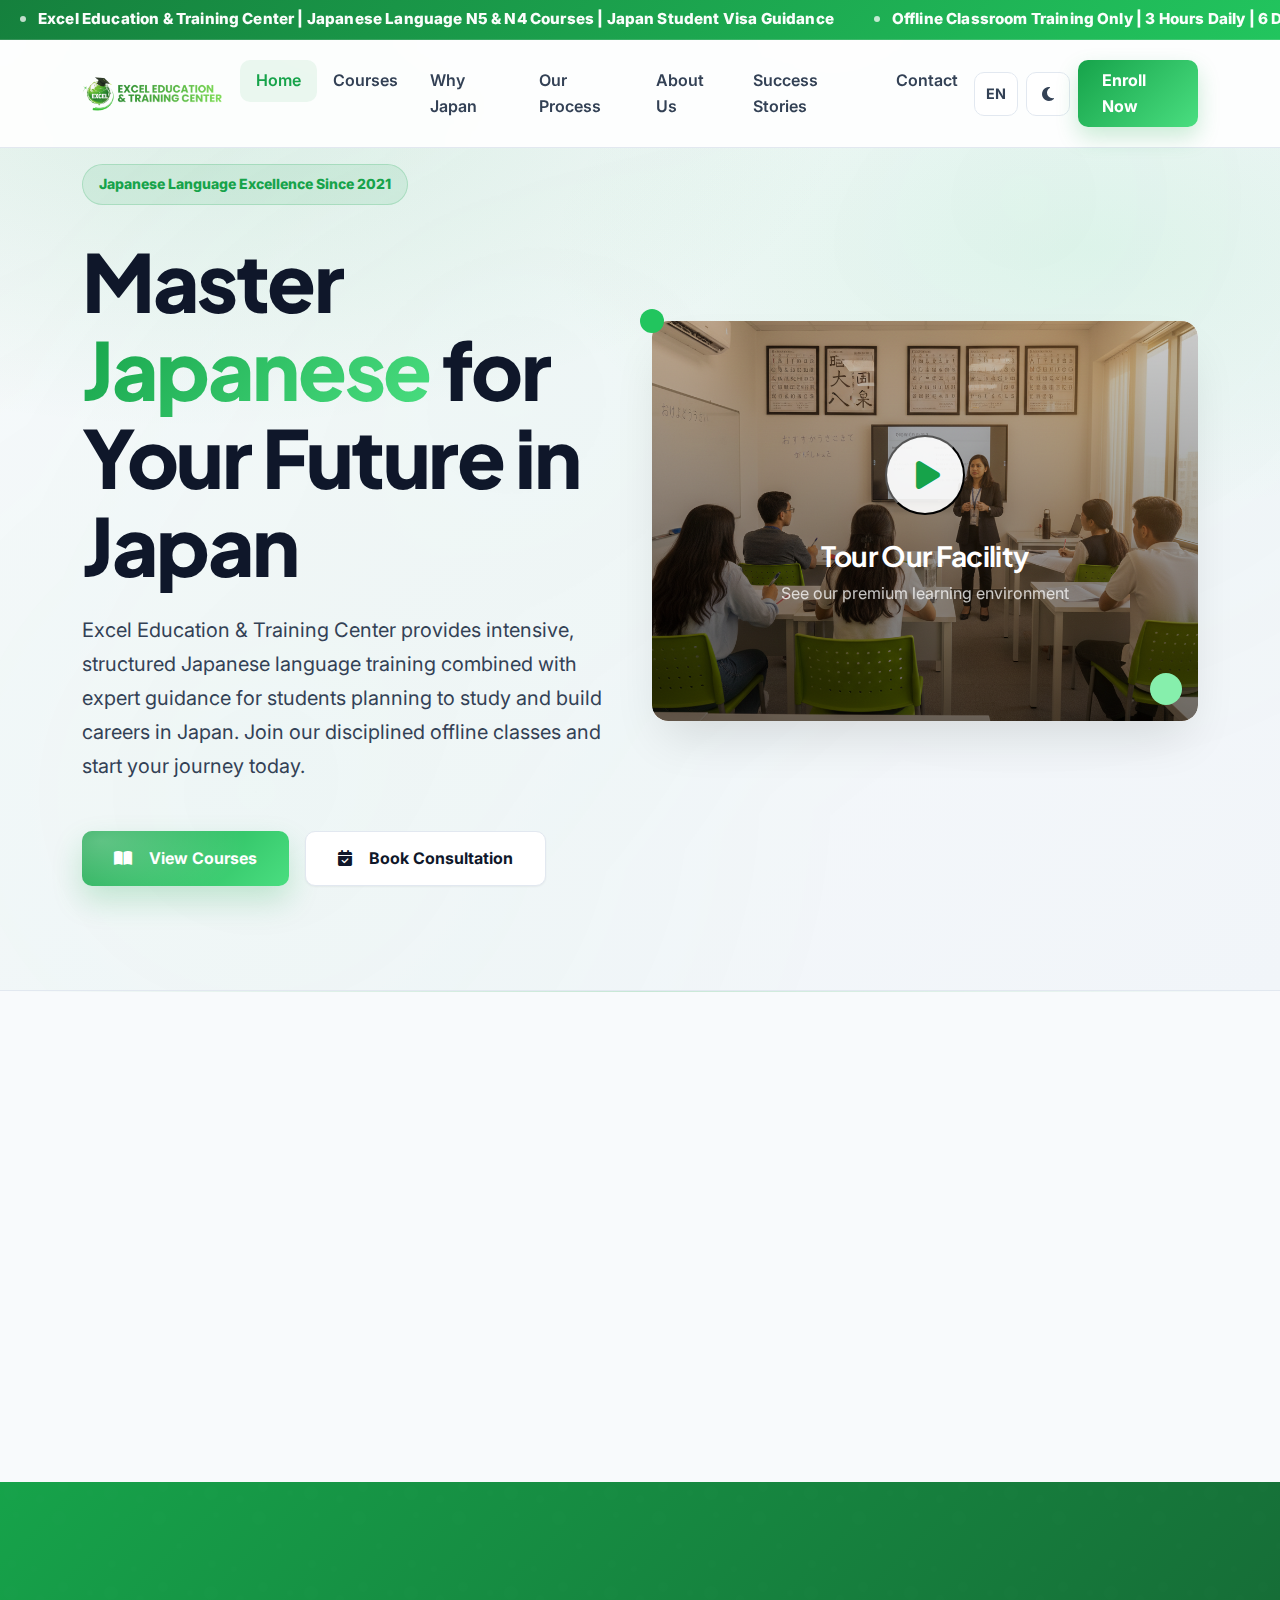
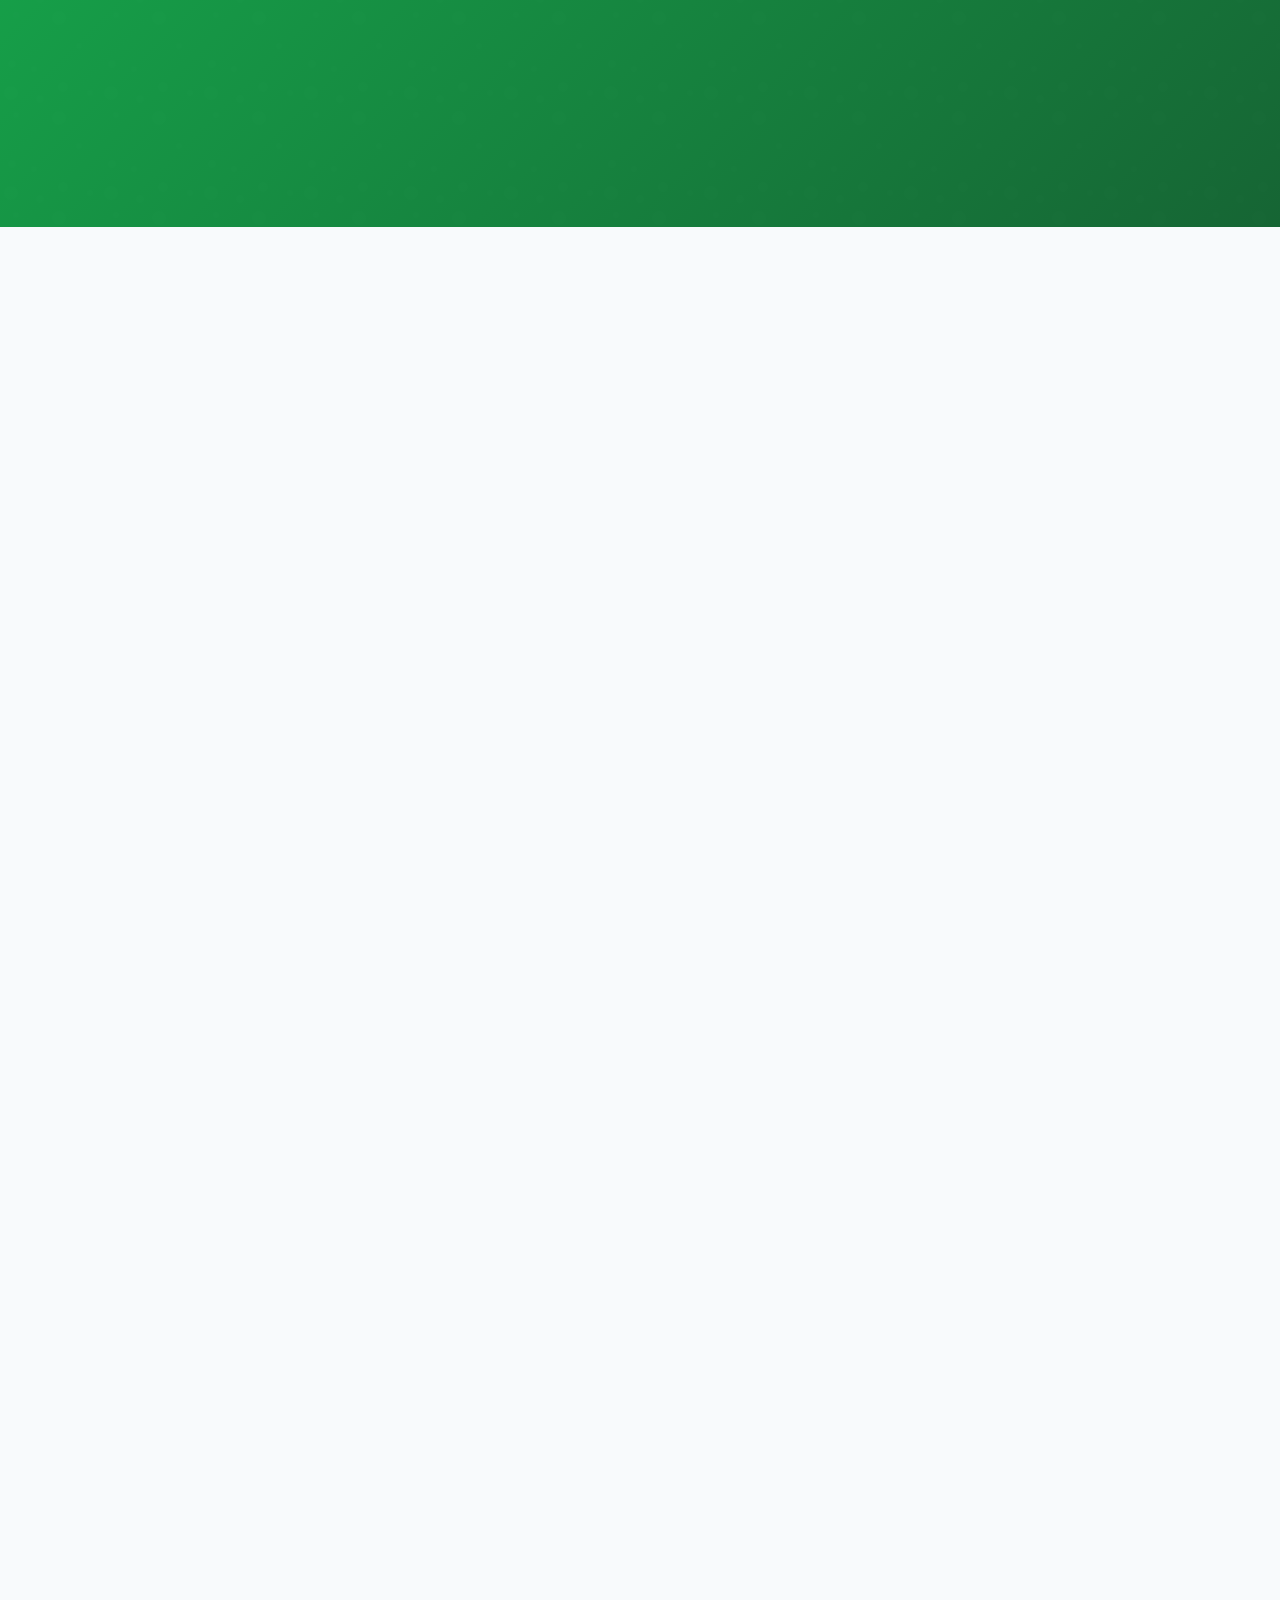
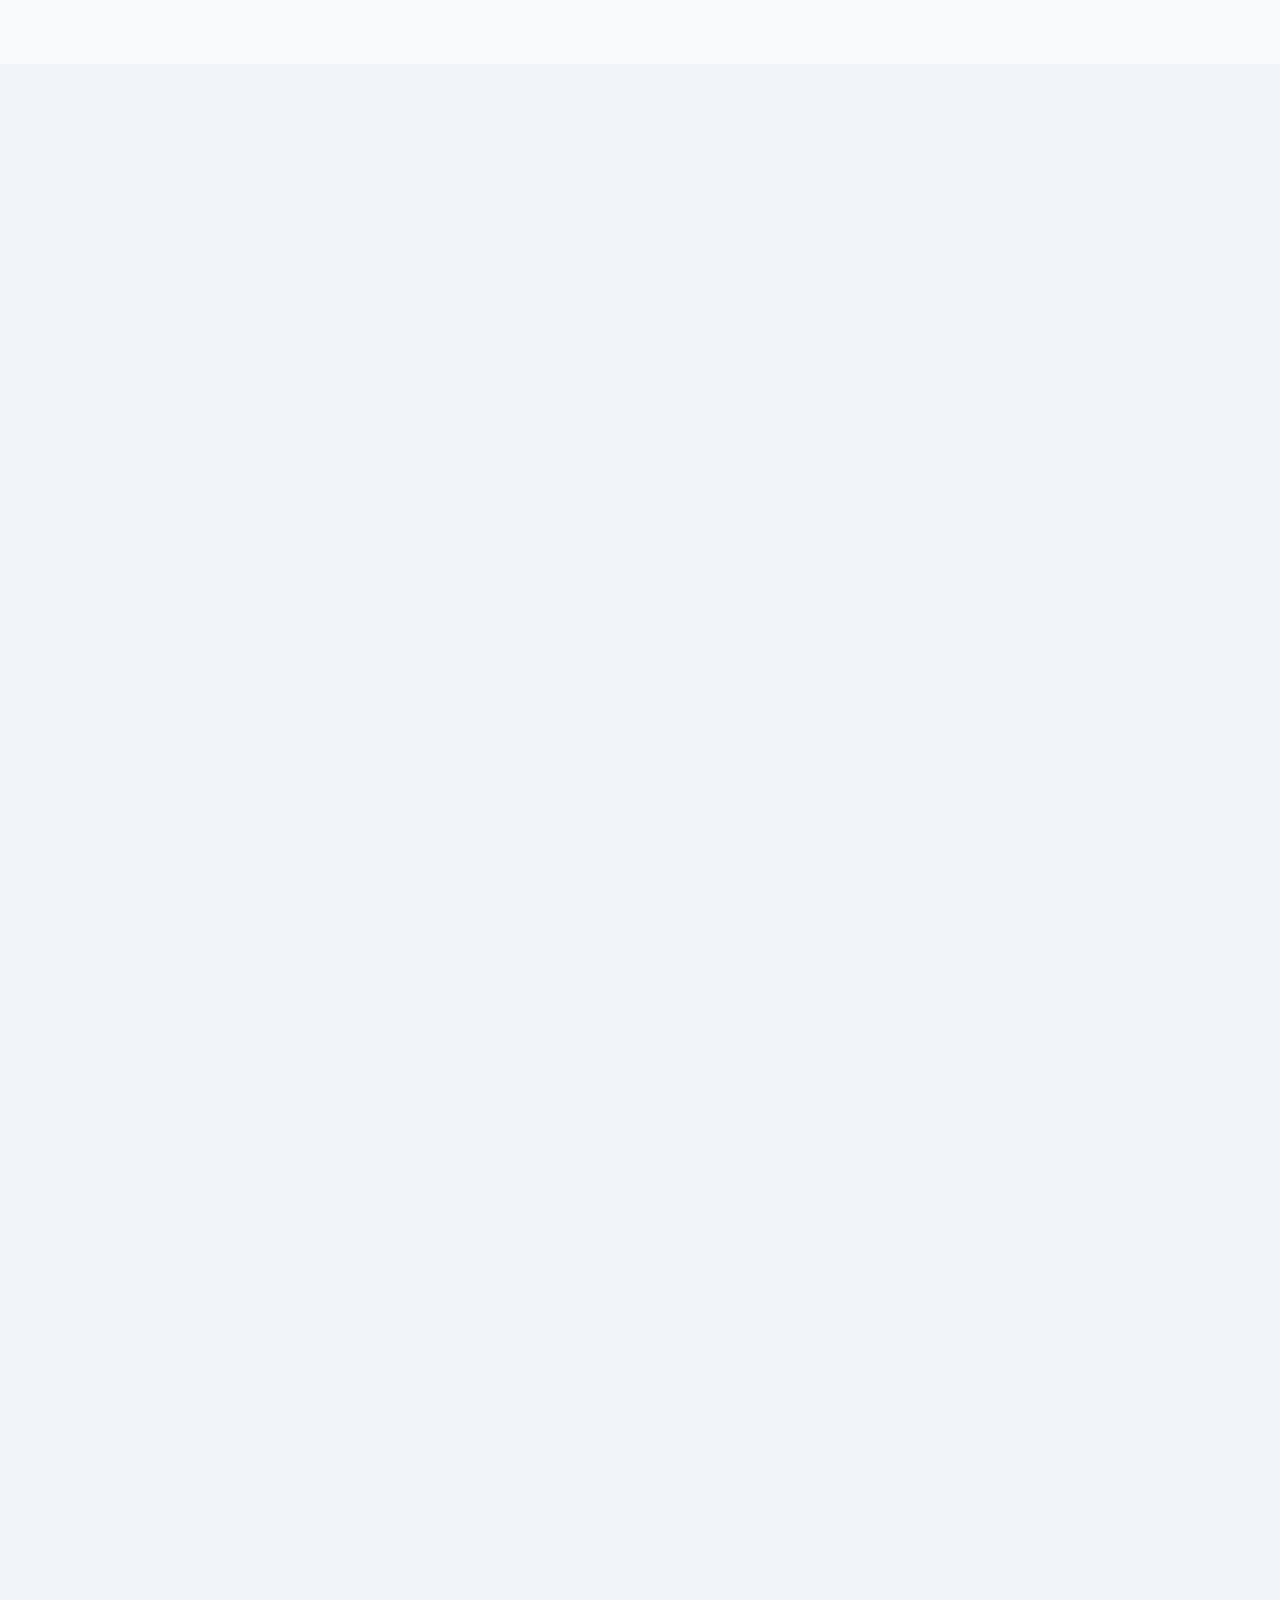
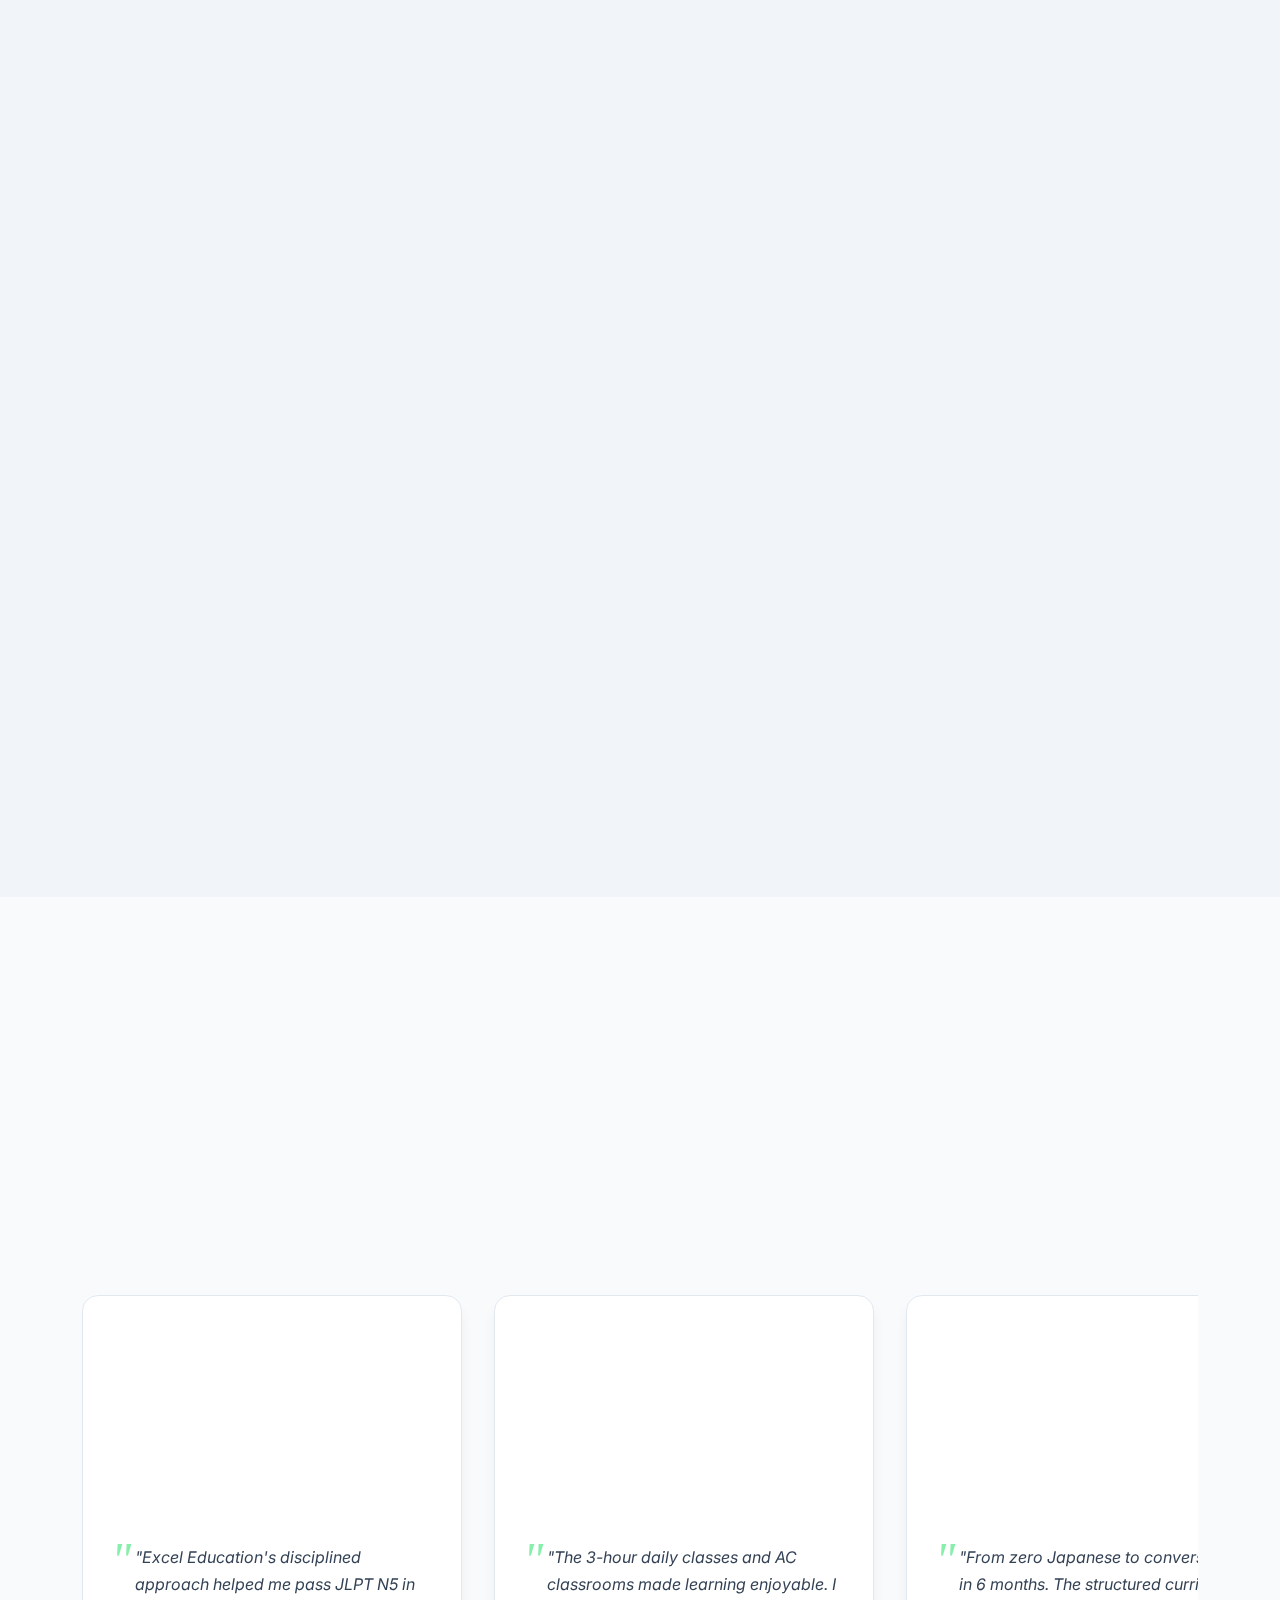
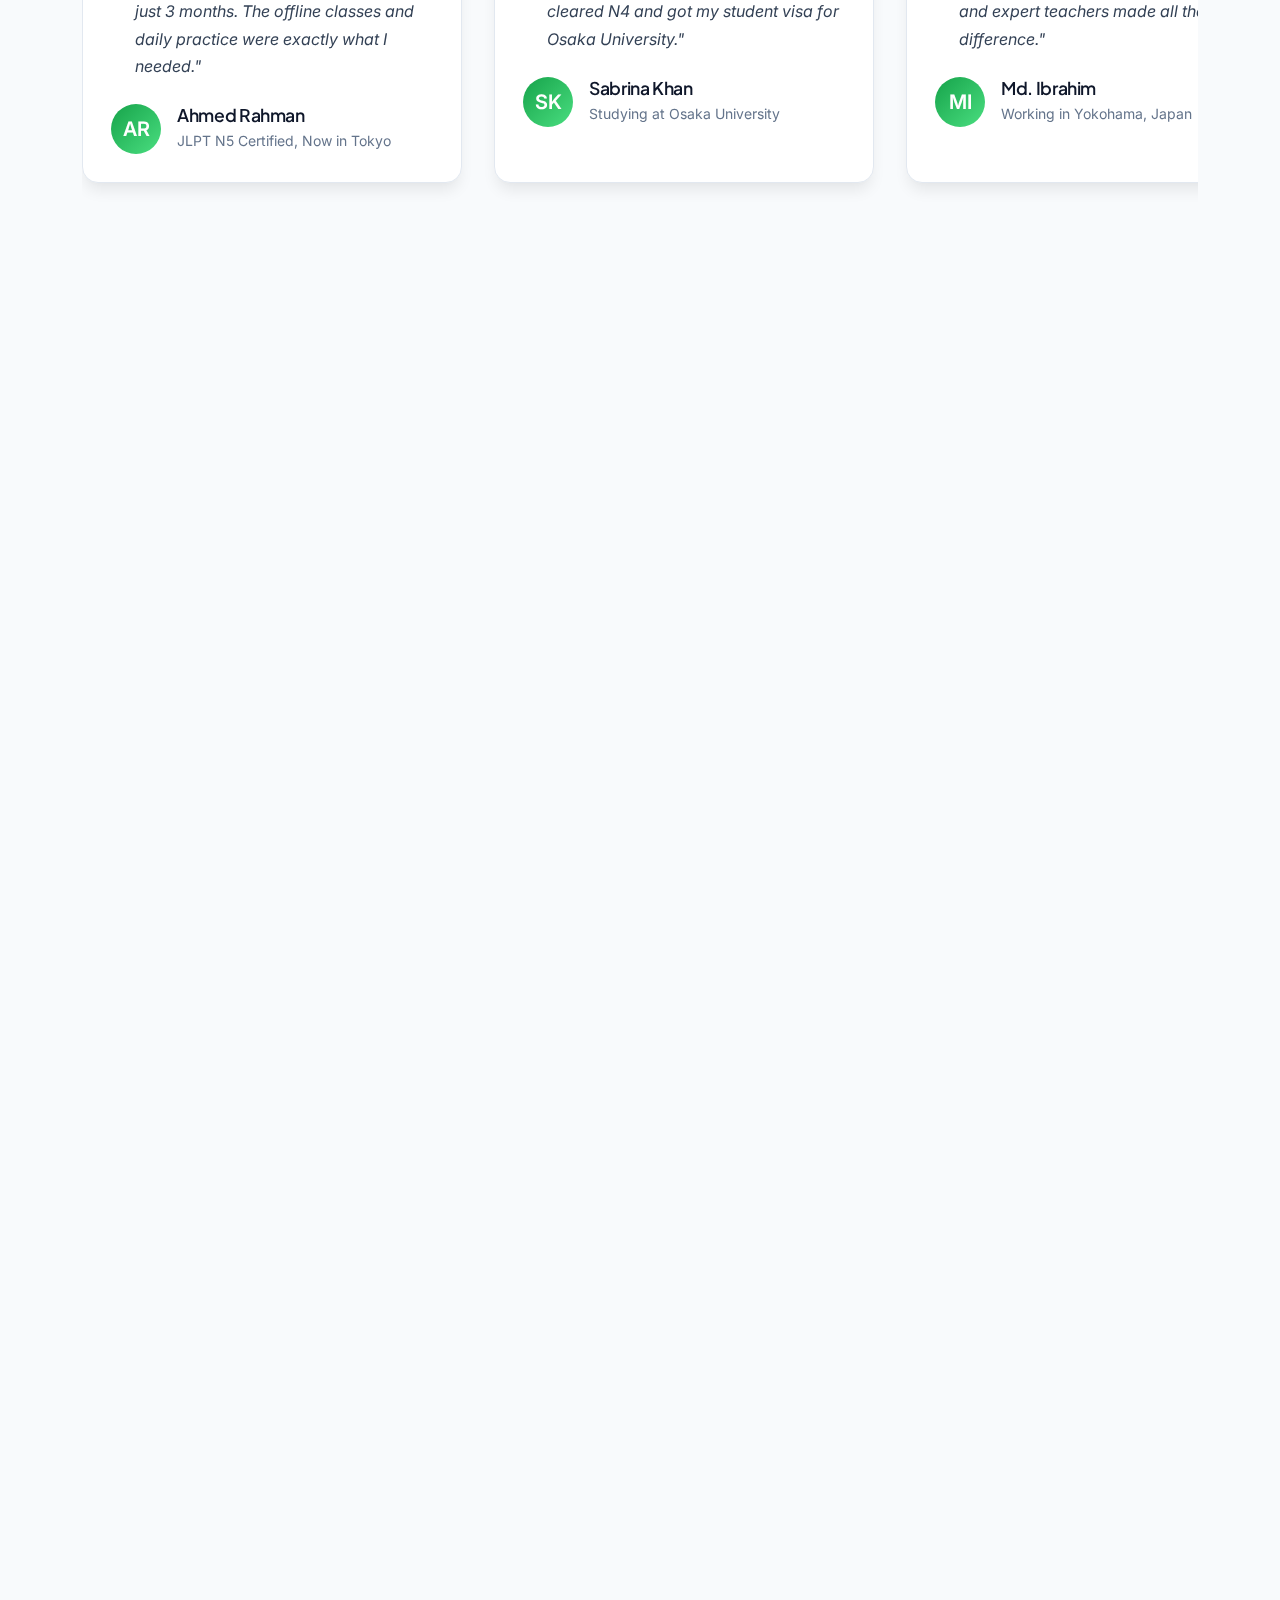
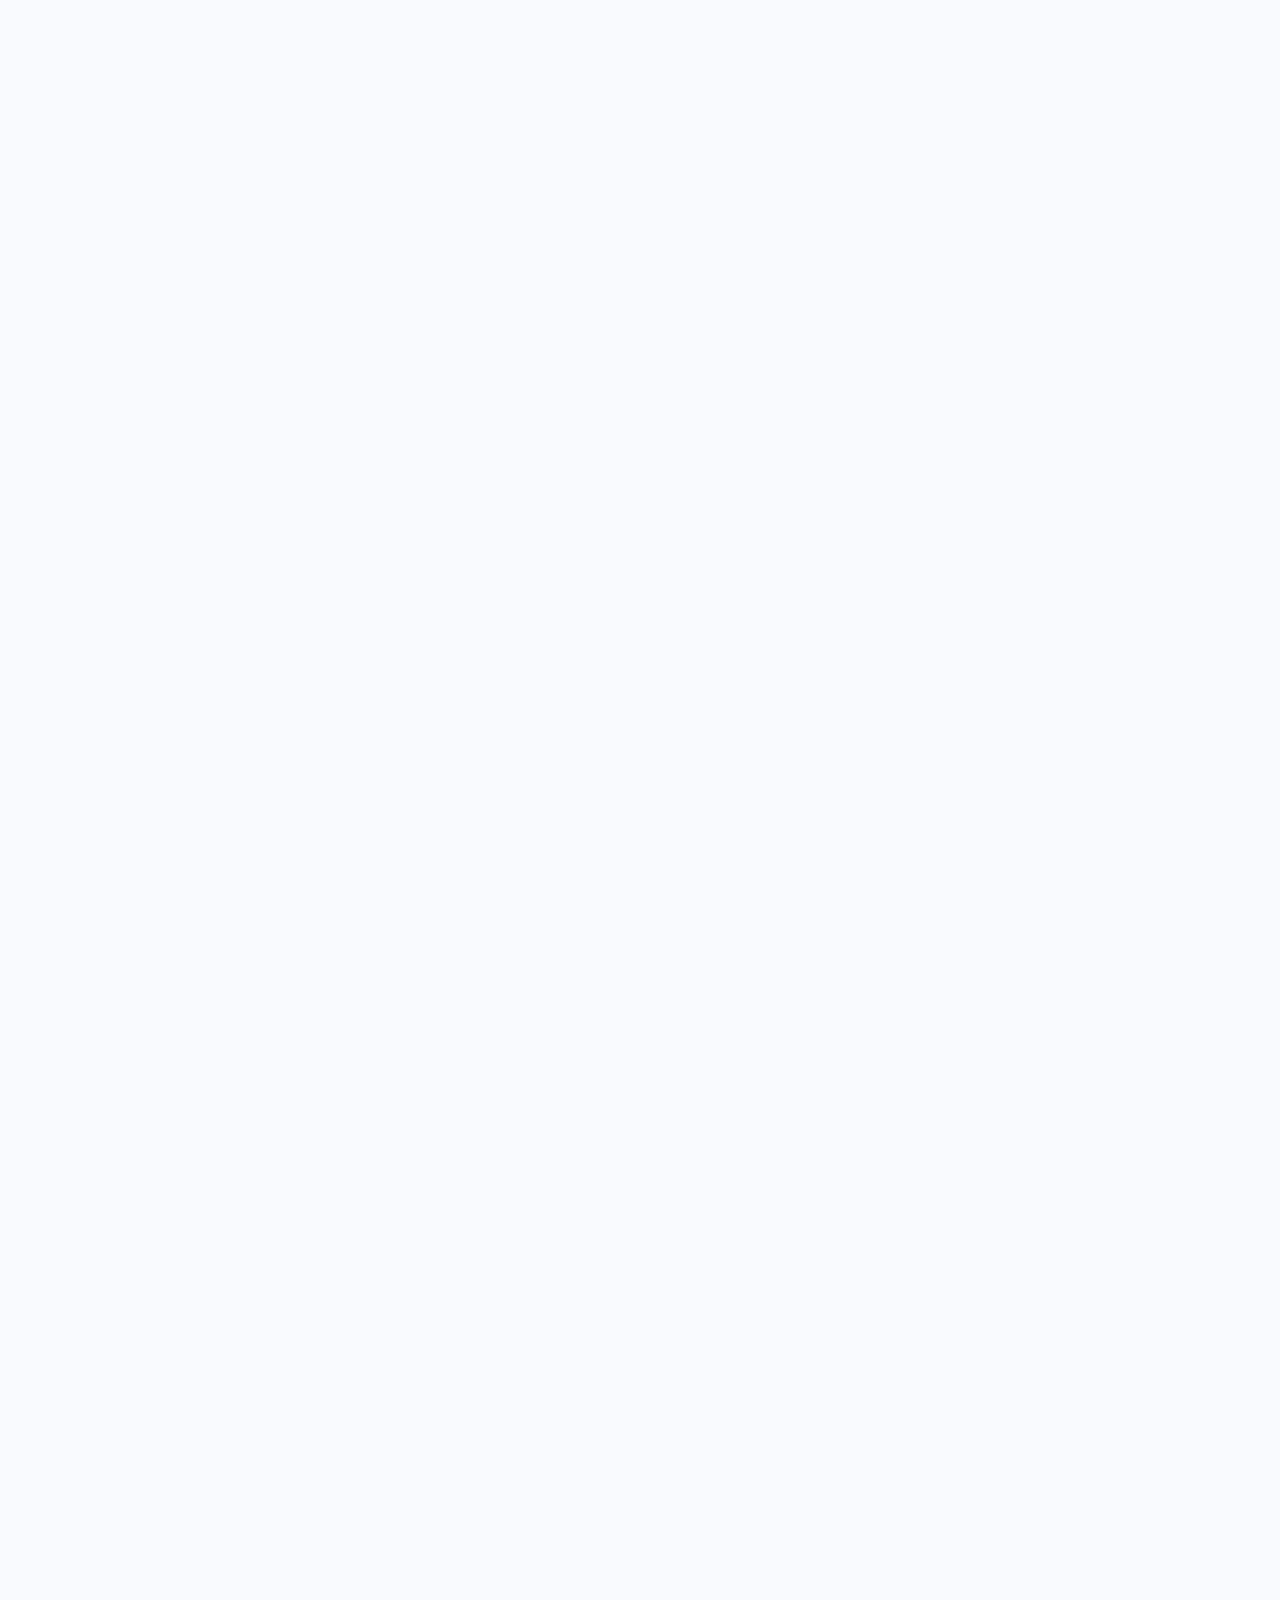
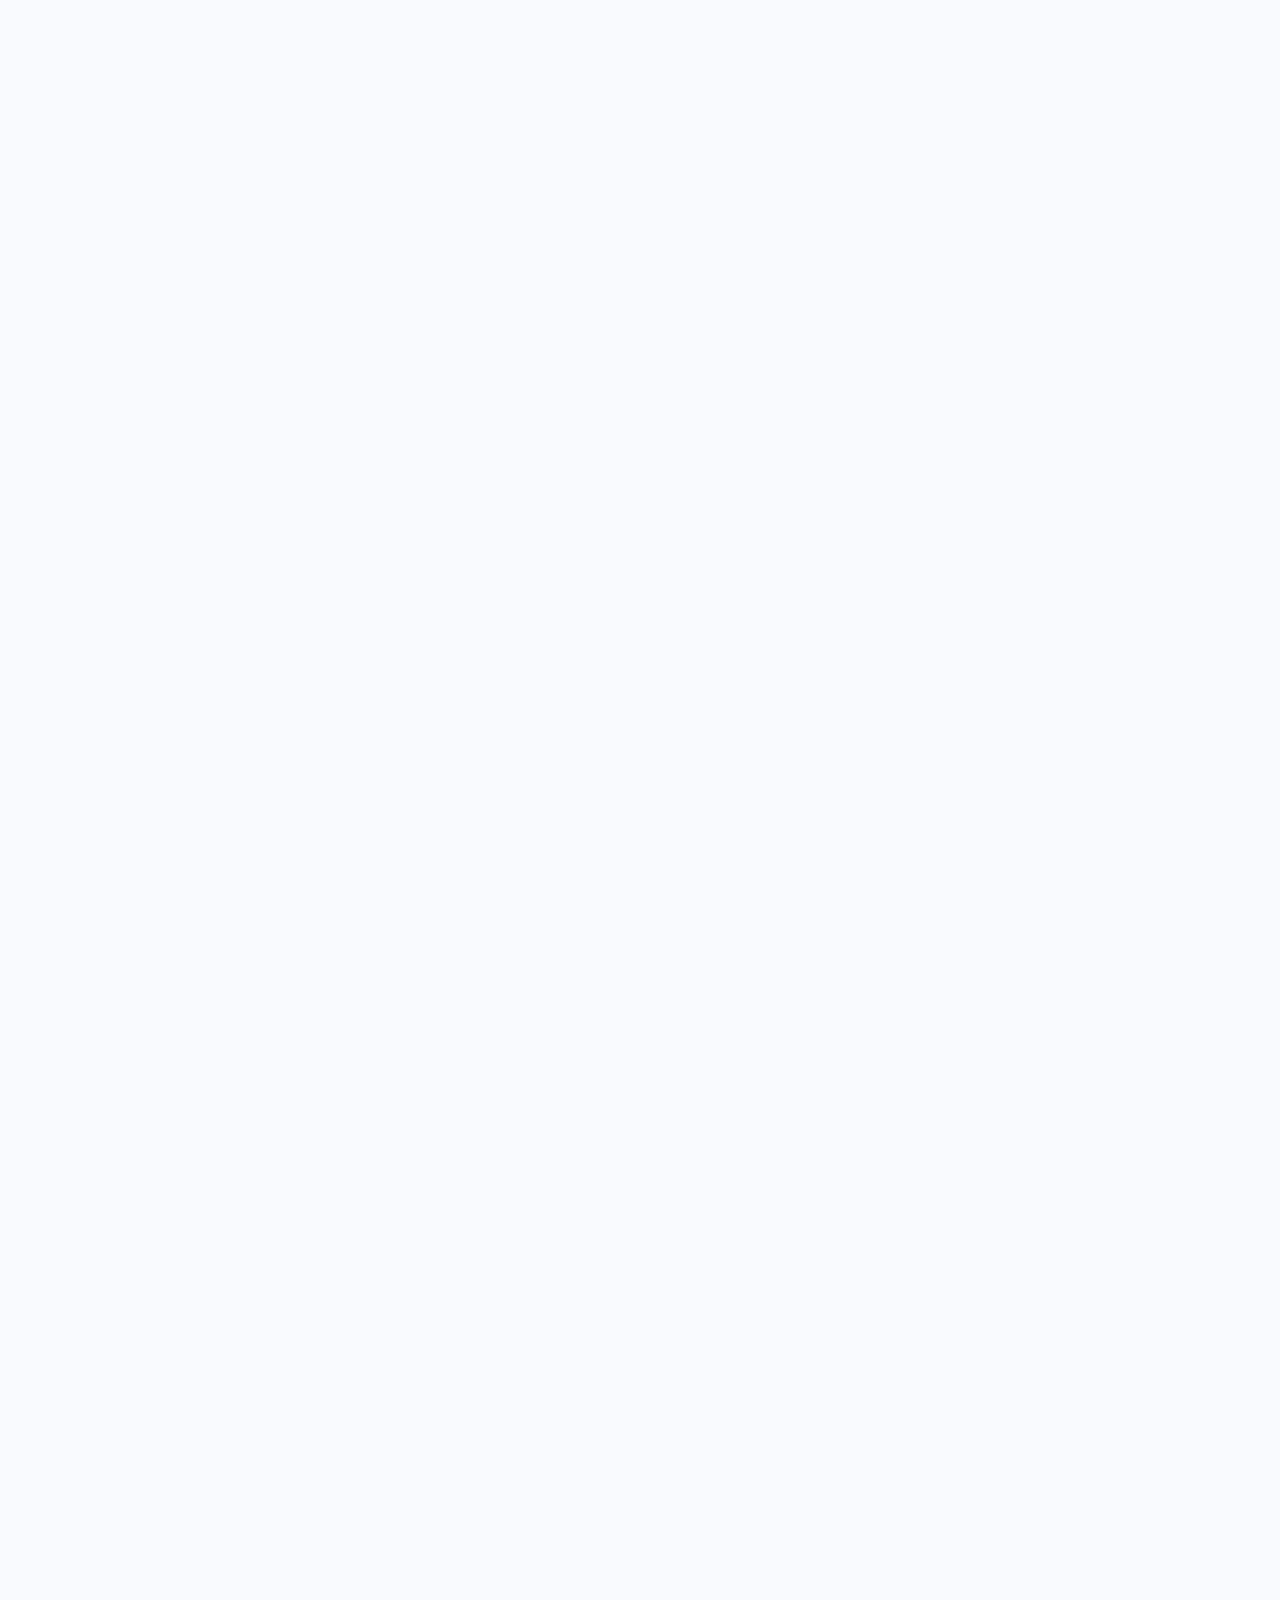
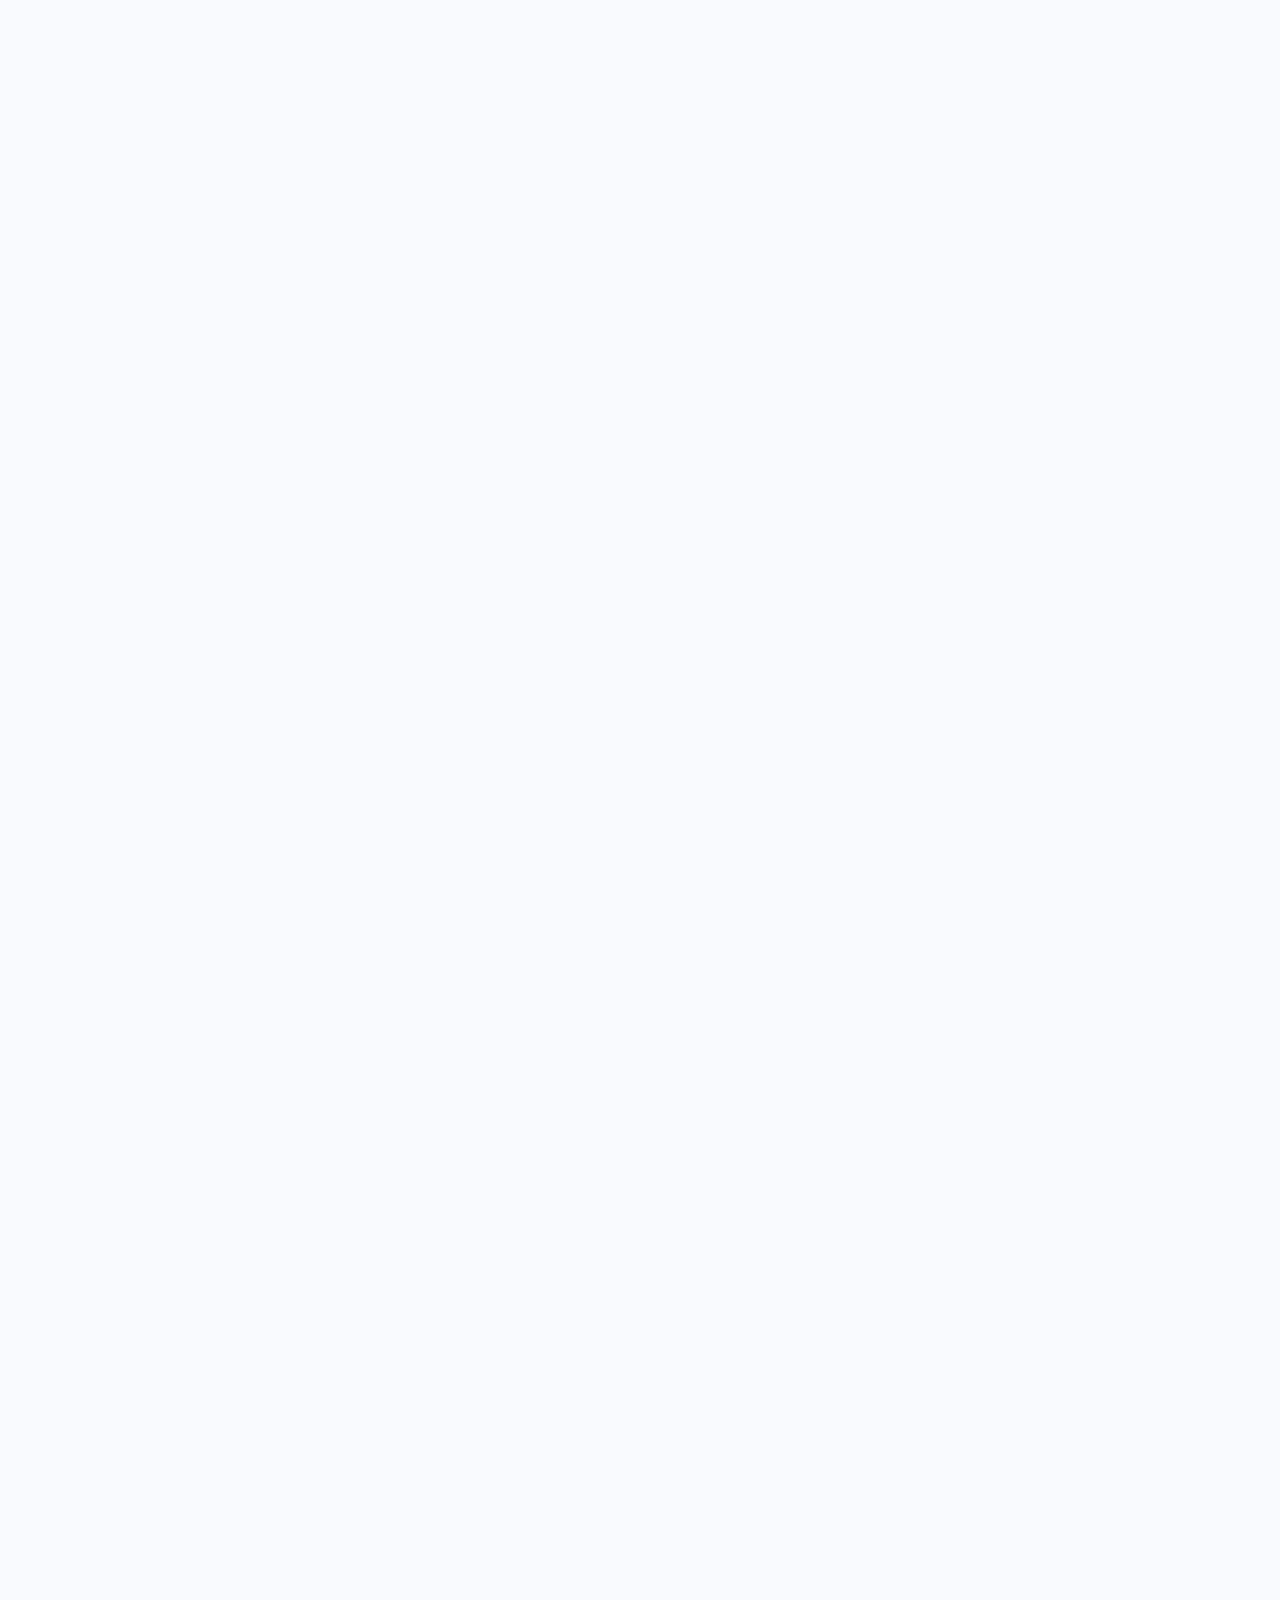
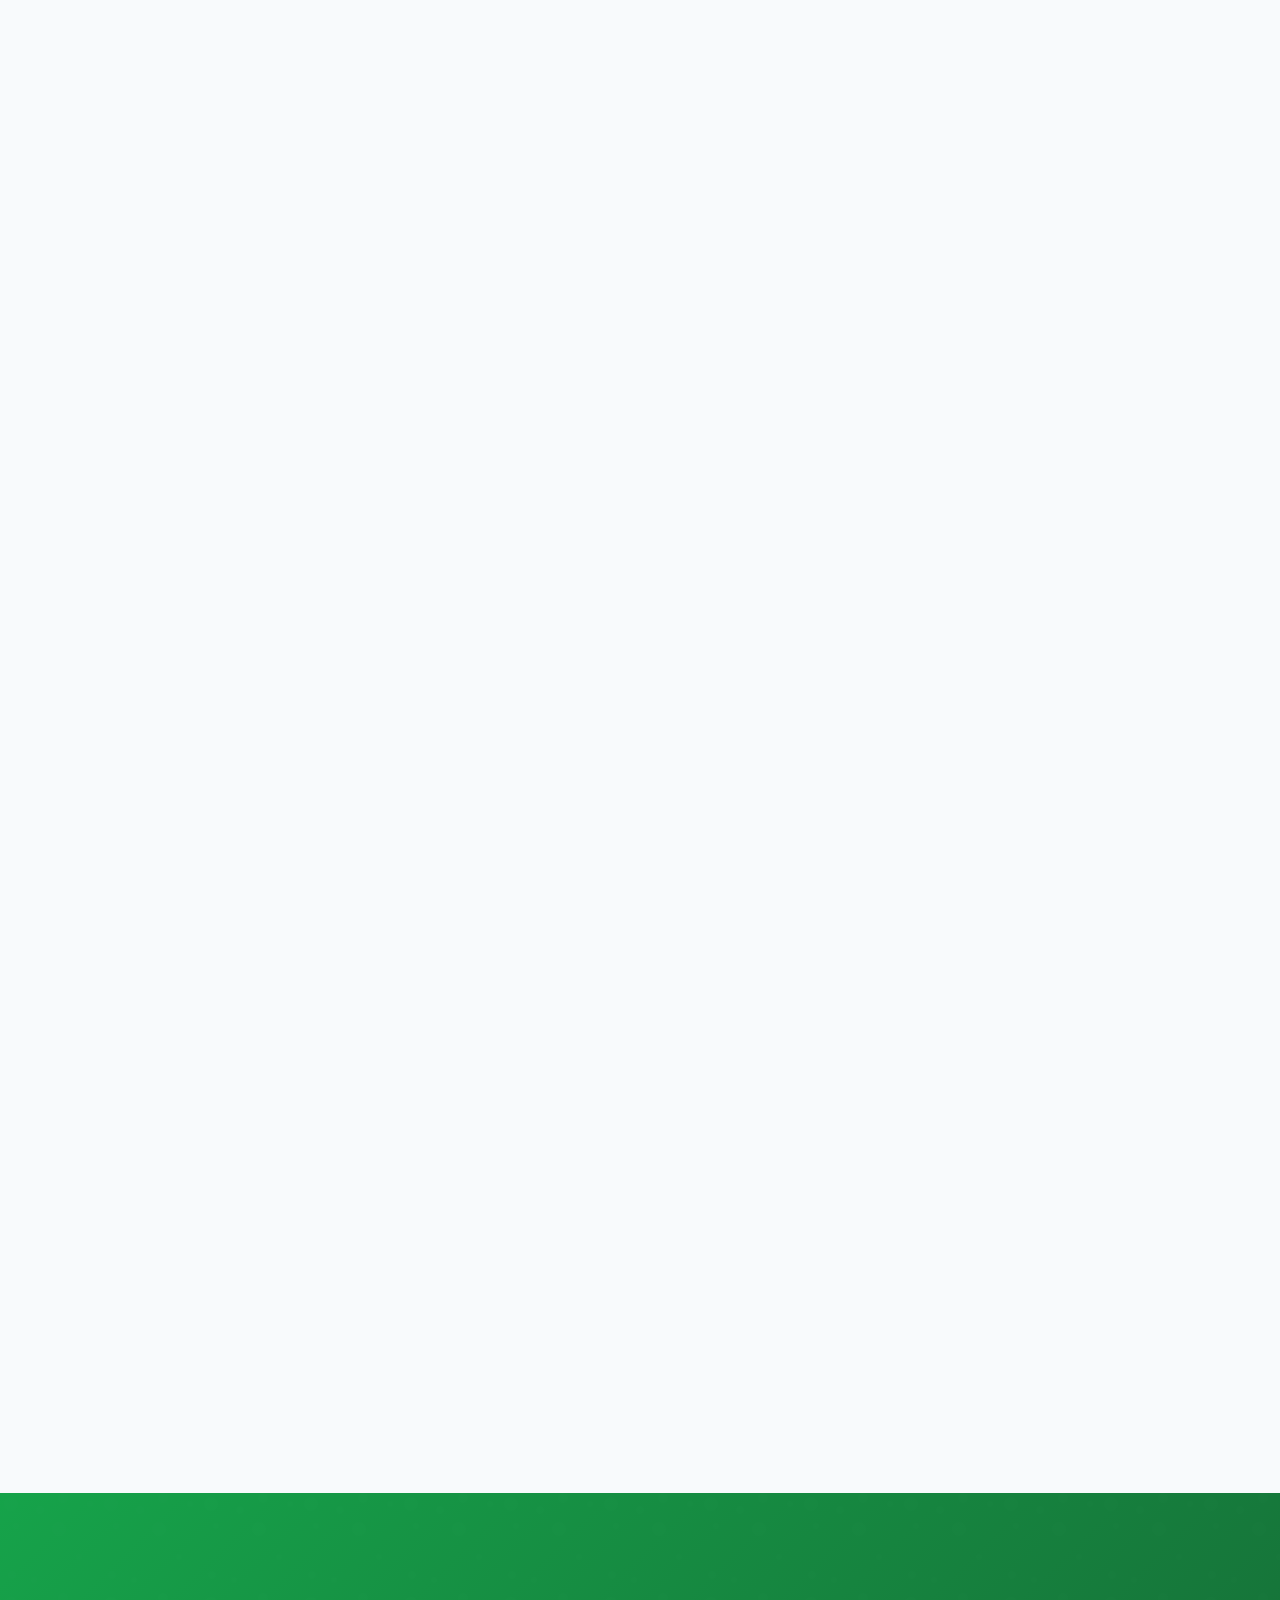
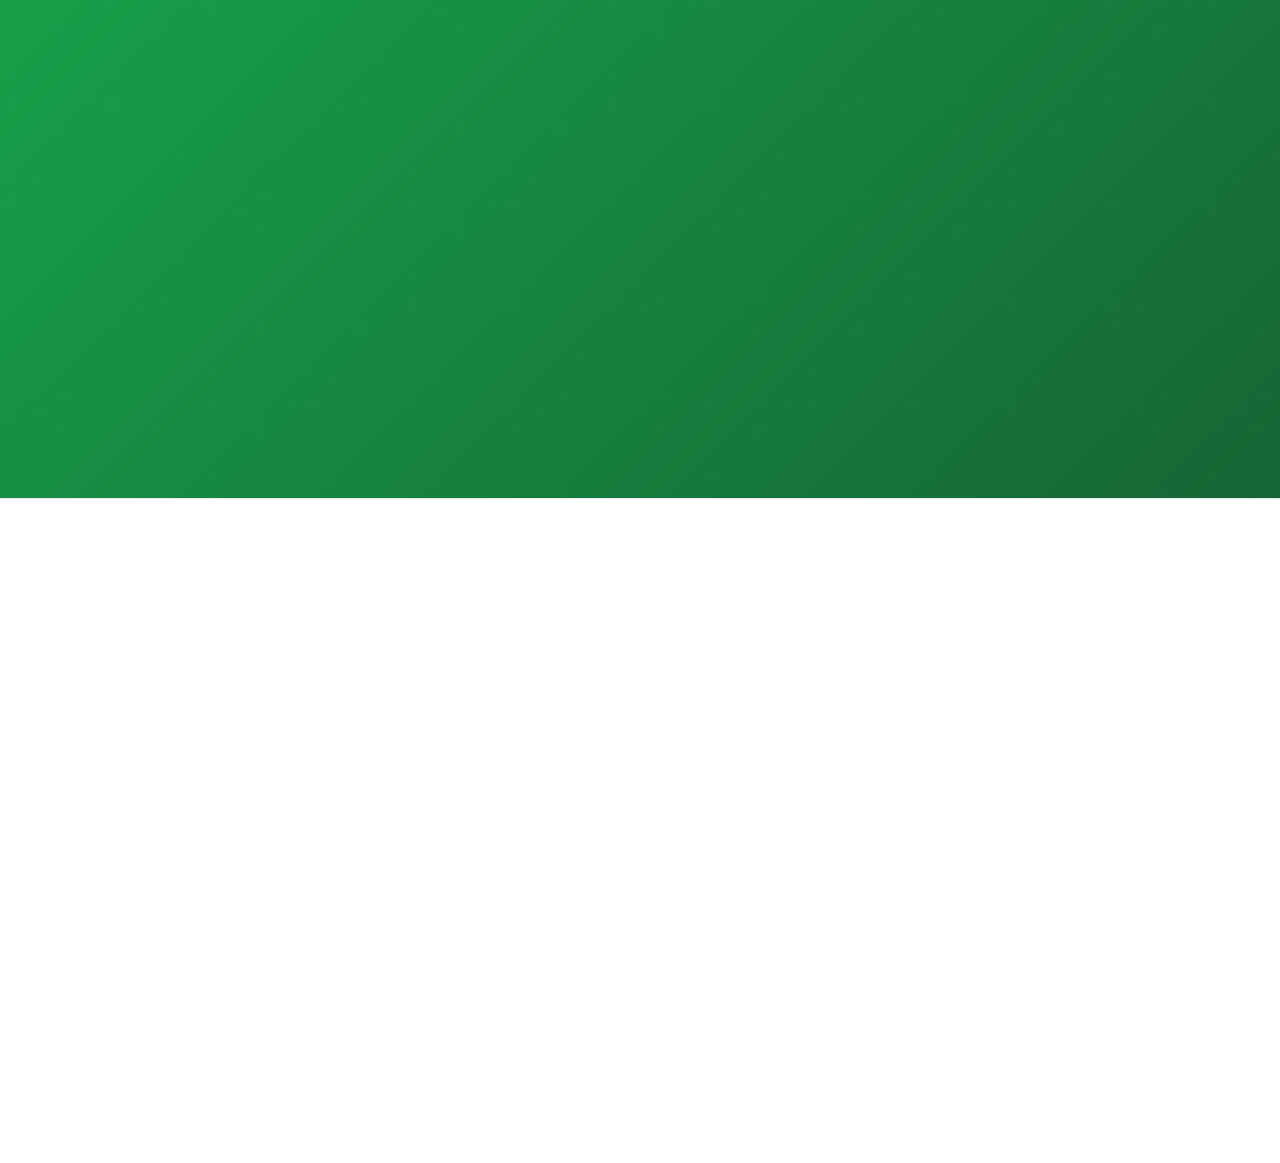
<file: index.html>
<!doctype html>
<html lang="en" data-theme="light">
<head>
  <meta charset="utf-8" />
  <meta name="viewport" content="width=device-width, initial-scale=1" />
  <title>Excel Education | Japanese Language Training & Japan Visa Guidance</title>
  <meta name="description" content="Excel Education & Training Center - Premier Japanese language institute in Dhaka offering intensive N5/N4 courses with Japan student visa guidance. Offline classroom training only." />
  <meta name="theme-color" content="#166534" />
  
  <!-- Open Graph / Social Media Meta Tags -->
  <meta property="og:title" content="Excel Education | Japanese Language Training & Japan Visa Guidance">
  <meta property="og:description" content="Premier Japanese language institute in Dhaka offering intensive N5/N4 courses with Japan student visa guidance.">
  <meta property="og:image" content="images/classroom.jpg">
  <meta property="og:url" content="https://excel-education.com">
  <meta property="og:type" content="website">
  
  <!-- Twitter Card -->
  <meta name="twitter:card" content="summary_large_image">
  <meta name="twitter:title" content="Excel Education | Japanese Language Training">
  <meta name="twitter:description" content="Master Japanese for your future in Japan with Excel Education.">

  <!-- Favicon -->
  <link rel="icon" type="image/png" href="favicon.png" />
  <link rel="apple-touch-icon" href="favicon.png" />

  <!-- Fonts & Icons -->
  <link href="https://fonts.googleapis.com/css2?family=Inter:wght@300;400;500;600;700;800;900&family=Plus+Jakarta+Sans:wght@400;500;600;700;800&display=swap" rel="stylesheet">
  <link rel="stylesheet" href="https://cdnjs.cloudflare.com/ajax/libs/font-awesome/6.4.0/css/all.min.css">
  <link href="https://cdn.jsdelivr.net/npm/bootstrap@5.3.3/dist/css/bootstrap.min.css" rel="stylesheet">
  <link rel="stylesheet" href="https://cdn.jsdelivr.net/npm/bootstrap-icons@1.11.1/font/bootstrap-icons.css">
  
  <!-- Custom CSS -->
  <link rel="stylesheet" href="css/style.css">
</head>

<body>
  <!-- Top Running Marquee - FIXED -->
  <div class="top-marquee" aria-label="Excel Education Announcement">
    <a href="contact.html" title="Start Your Japanese Journey">
      <div class="marquee-container">
        <div class="marquee-track">
          <!-- Content will be populated by JavaScript -->
        </div>
      </div>
    </a>
  </div>

  <!-- Navigation -->
  <nav class="navbar navbar-expand-lg">
    <div class="container">
      <a class="navbar-brand" href="index.html" aria-label="Excel Education Home">
        <img src="logo.png" alt="Excel Education & Training Center Logo" class="brand-logo-img" loading="lazy" />
      </a>

      <div class="mobile-controls d-lg-none">
        <button class="lang-toggle lang-toggle-mobile" id="langToggleMobile" type="button" aria-label="Toggle language">
          EN
        </button>
        <button class="theme-toggle theme-toggle-mobile" id="themeToggleMobile" type="button" aria-label="Toggle theme">
          <i class="fas fa-moon"></i>
        </button>
        <button class="navbar-toggler" type="button" data-bs-toggle="collapse" data-bs-target="#navbarNav" aria-label="Open menu" aria-expanded="false" aria-controls="navbarNav">
          <i class="fas fa-bars"></i>
        </button>
      </div>

      <div class="collapse navbar-collapse" id="navbarNav">
        <ul class="navbar-nav mx-auto">
          <li class="nav-item"><a class="nav-link active" href="index.html" data-en="Home" data-ja="ホーム">Home</a></li>
          <li class="nav-item"><a class="nav-link" href="courses.html" data-en="Courses" data-ja="コース">Courses</a></li>
          <li class="nav-item"><a class="nav-link" href="why-japan.html" data-en="Why Japan" data-ja="日本について">Why Japan</a></li>
          <li class="nav-item"><a class="nav-link" href="process.html" data-en="Our Process" data-ja="プロセス">Our Process</a></li>
          <li class="nav-item"><a class="nav-link" href="about.html" data-en="About Us" data-ja="会社概要">About Us</a></li>
          <li class="nav-item"><a class="nav-link" href="testimonials.html" data-en="Success Stories" data-ja="成功事例">Success Stories</a></li>
          <li class="nav-item"><a class="nav-link" href="contact.html" data-en="Contact" data-ja="お問い合わせ">Contact</a></li>
        </ul>

        <div class="d-flex align-items-center gap-2 d-none d-lg-flex">
          <button class="lang-toggle" id="langToggleDesktop" type="button" aria-label="Toggle language">
            EN
          </button>
          <button class="theme-toggle" id="themeToggleDesktop" type="button" aria-label="Toggle theme">
            <i class="fas fa-moon"></i>
          </button>
          <a href="contact.html" class="nav-highlight" data-en="Enroll Now" data-ja="申し込む">Enroll Now</a>
        </div>
      </div>
    </div>
  </nav>

  <!-- Hero Section -->
  <section class="hero" id="home">
    <div class="hero-bg-pattern"></div>

    <div class="container">
      <div class="row align-items-center">
        <div class="col-lg-6 hero-content animate-on-scroll">
          <div class="hero-badge" data-en="Japanese Language Excellence Since 2021" data-ja="2021年から日本語教育の卓越性">
            <span class="dot"></span>
            <span>Japanese Language Excellence Since 2021</span>
          </div>

          <h1 class="display-1 mb-4">
            <span data-en="Master <span class='text-gradient'>Japanese</span> for Your Future in Japan" 
                  data-ja="日本の未来のために<br><span class='text-gradient'>日本語</span>をマスター">Master <span class="text-gradient">Japanese</span> for Your Future in Japan</span>
          </h1>

          <p class="hero-subtitle" data-en="Excel Education & Training Center provides intensive, structured Japanese language training combined with expert guidance for students planning to study and build careers in Japan. Join our disciplined offline classes and start your journey today."
             data-ja="エクセル教育トレーニングセンターは、日本での留学・キャリア構築を計画する学生のため、専門家によるガイダンスと組み合わせた集中的で体系的な日本語研修を提供します。規律のある対面クラスに参加し、今日からあなたの旅を始めましょう。">
            Excel Education & Training Center provides intensive, structured Japanese language training
            combined with expert guidance for students planning to study and build careers in Japan.
            Join our disciplined offline classes and start your journey today.
          </p>

          <div class="d-flex flex-wrap gap-3 mb-4">
            <a href="courses.html" class="btn btn-primary">
              <i class="fas fa-book-open me-2"></i> <span data-en="View Courses" data-ja="コースを見る">View Courses</span>
            </a>
            <a href="contact.html" class="btn btn-secondary">
              <i class="fas fa-calendar-check me-2"></i> <span data-en="Book Consultation" data-ja="相談を予約">Book Consultation</span>
            </a>
          </div>
        </div>

        <div class="col-lg-6 mt-5 mt-lg-0">
          <div class="position-relative animate-on-scroll" style="transition-delay: 120ms;">
            <div class="card border-0 rounded-4 overflow-hidden hero-media-card">
              <div class="card-body p-0 position-relative">
                <img src="images/classroom.jpg" alt="Excel Education Classroom - Japanese Language Learning Environment" class="img-fluid classroom-img w-100" loading="eager" width="800" height="500">
                <div class="play-overlay">
                  <button class="play-button" type="button" aria-label="Play facility tour video">
                    <i class="fas fa-play"></i>
                  </button>
                  <h3 class="mb-2" data-en="Tour Our Facility" data-ja="施設を見学">Tour Our Facility</h3>
                  <p class="mb-0 opacity-75" data-en="See our premium learning environment" data-ja="高品質な学習環境をご覧ください">See our premium learning environment</p>
                </div>
              </div>
            </div>

            <div class="position-absolute top-0 start-0 translate-middle">
              <div style="width: 24px; height: 24px; background: var(--primary-500); border-radius: 999px;"></div>
            </div>
            <div class="position-absolute bottom-0 end-0 translate-middle">
              <div style="width: 32px; height: 32px; background: var(--primary-300); border-radius: 999px;"></div>
            </div>
          </div>
        </div>
      </div>
    </div>
  </section>

  <!-- Features Section -->
  <section class="features-section">
    <div class="container">
      <div class="row">
        <div class="col-md-6 col-lg-3 mb-4 mb-lg-0 animate-on-scroll">
          <div class="feature-card">
            <div class="feature-icon">
              <i class="bi bi-person-video3"></i>
            </div>
            <h3 data-en="Offline Classroom Training" data-ja="対面クラス指導">Offline Classroom Training</h3>
            <p data-en="Personal attention & immediate feedback in physical classrooms" data-ja="対面クラスでの個別対応と即時フィードバック">
              Personal attention & immediate feedback in physical classrooms
            </p>
          </div>
        </div>
        
        <div class="col-md-6 col-lg-3 mb-4 mb-lg-0 animate-on-scroll" style="transition-delay: 120ms;">
          <div class="feature-card">
            <div class="feature-icon">
              <i class="bi bi-clock-history"></i>
            </div>
            <h3 data-en="3 Hours Daily Intensive" data-ja="1日3時間集中コース">3 Hours Daily Intensive</h3>
            <p data-en="6 days a week for rapid progress and skill development" data-ja="週6日で急速な進歩とスキル向上">
              6 days a week for rapid progress and skill development
            </p>
          </div>
        </div>
        
        <div class="col-md-6 col-lg-3 mb-4 mb-md-0 animate-on-scroll" style="transition-delay: 240ms;">
          <div class="feature-card">
            <div class="feature-icon">
              <i class="bi bi-snow"></i>
            </div>
            <h3 data-en="AC Classrooms" data-ja="空調完備教室">AC Classrooms</h3>
            <p data-en="Noise-free, comfortable environment for focused learning" data-ja="静かで快適な集中学習環境">
              Noise-free, comfortable environment for focused learning
            </p>
          </div>
        </div>
        
        <div class="col-md-6 col-lg-3 animate-on-scroll" style="transition-delay: 360ms;">
          <div class="feature-card">
            <div class="feature-icon">
              <i class="bi bi-file-text"></i>
            </div>
            <h3 data-en="Visa Guidance" data-ja="ビザサポート">Visa Guidance</h3>
            <p data-en="Complete Japan student visa application support" data-ja="日本学生ビザ申請の完全サポート">
              Complete Japan student visa application support
            </p>
          </div>
        </div>
      </div>
    </div>
  </section>

  <!-- Stats Section -->
  <section class="stats-section">
    <div class="container">
      <div class="row">
        <div class="col-md-3 col-6 animate-on-scroll">
          <div class="stat-card">
            <div class="stat-number" data-count="98" data-suffix="%">0%</div>
            <div class="stat-label" data-en="Success Rate" data-ja="成功率">Success Rate</div>
          </div>
        </div>

        <div class="col-md-3 col-6 animate-on-scroll" style="transition-delay: 120ms;">
          <div class="stat-card">
            <div class="stat-number" data-count="2500" data-suffix="">0</div>
            <div class="stat-label" data-en="Students Trained" data-ja="研修学生数">Students Trained</div>
          </div>
        </div>

        <div class="col-md-3 col-6 animate-on-scroll" style="transition-delay: 240ms;">
          <div class="stat-card">
            <div class="stat-number" data-count="180" data-suffix="">0</div>
            <div class="stat-label" data-en="Class Hours/Month" data-ja="月間授業時間">Class Hours/Month</div>
          </div>
        </div>

        <div class="col-md-3 col-6 animate-on-scroll" style="transition-delay: 360ms;">
          <div class="stat-card">
            <div class="stat-number" data-count="100" data-suffix="%">0%</div>
            <div class="stat-label" data-en="Offline Focus" data-ja="対面指導専用">Offline Focus</div>
          </div>
        </div>
      </div>
    </div>
  </section>

  <!-- Courses Preview -->
  <section class="courses preview-section" id="courses">
    <div class="container">
      <div class="row mb-5">
        <div class="col-lg-8 mx-auto text-center">
          <h2 class="display-2 mb-4 section-title animate-on-scroll" data-en="Our Japanese Language Courses" data-ja="日本語コース">Our Japanese Language Courses</h2>
          <p class="section-subtitle animate-on-scroll" style="transition-delay: 120ms;"
             data-en="Intensive 3-month programs designed to prepare you for JLPT/NAT examinations and real-life communication in Japan. Choose your starting level."
             data-ja="JLPT/NAT試験と日本での実生活コミュニケーションに備えるための集中3ヶ月プログラム。あなたの開始レベルを選択してください。">
            Intensive 3-month programs designed to prepare you for JLPT/NAT examinations
            and real-life communication in Japan. Choose your starting level.
          </p>
        </div>
      </div>

      <div class="row g-4">
        <div class="col-md-6 animate-on-scroll">
          <div class="course-card">
            <div class="course-image-container">
              <img src="images/course-n5.jpg" alt="Japanese N5 Course - Beginner Level" class="course-image" loading="lazy" width="600" height="400">
              <div class="course-image-overlay"></div>
            </div>
            <span class="course-level" data-en="Beginner Level" data-ja="初心者レベル">Beginner Level</span>
            <h3 data-en="Japanese Language Course – N5" data-ja="日本語コース – N5">Japanese Language Course – N5</h3>
            <p class="text-secondary" data-en="Perfect for absolute beginners with no prior Japanese experience" 
               data-ja="日本語経験のない完全な初心者に最適">Perfect for absolute beginners with no prior Japanese experience</p>

            <div class="mb-4">
              <div class="course-feature"><i class="bi bi-calendar-check"></i><span data-en="Duration: 3 Months" data-ja="期間: 3ヶ月">Duration: 3 Months</span></div>
              <div class="course-feature"><i class="bi bi-calendar-week"></i><span data-en="Class Days: 6 Days/Week" data-ja="授業日: 週6日">Class Days: 6 Days/Week</span></div>
              <div class="course-feature"><i class="bi bi-clock"></i><span data-en="Daily: 3 Hours/Day" data-ja="毎日: 3時間">Daily: 3 Hours/Day</span></div>
              <div class="course-feature"><i class="bi bi-building"></i><span data-en="Mode: Offline Classroom" data-ja="形式: 対面授業">Mode: Offline Classroom</span></div>
              <div class="course-feature"><i class="bi bi-journal-text"></i><span data-en="Covers: Hiragana, Katakana, Basic Grammar" data-ja="内容: ひらがな、カタカナ、基本文法">Covers: Hiragana, Katakana, Basic Grammar</span></div>
            </div>

            <a href="contact.html" class="btn btn-primary w-100">
              <i class="fas fa-user-plus me-2"></i> <span data-en="Enroll in N5 Course" data-ja="N5コースに申し込む">Enroll in N5 Course</span>
            </a>
          </div>
        </div>

        <div class="col-md-6 animate-on-scroll" style="transition-delay: 120ms;">
          <div class="course-card featured">
            <div class="course-image-container">
              <img src="images/course-n4.jpg" alt="Japanese N4 Course - Intermediate Level" class="course-image" loading="lazy" width="600" height="400">
              <div class="course-image-overlay"></div>
            </div>
            <span class="course-level" data-en="Intermediate Level" data-ja="中級レベル">Intermediate Level</span>
            <h3 data-en="Japanese Language Course – N4" data-ja="日本語コース – N4">Japanese Language Course – N4</h3>
            <p class="text-secondary" data-en="For students who have completed N5 or have basic Japanese knowledge" 
               data-ja="N5修了または基礎日本語知識のある学生向け">For students who have completed N5 or have basic Japanese knowledge</p>

            <div class="mb-4">
              <div class="course-feature"><i class="bi bi-calendar-check"></i><span data-en="Duration: 3 Months" data-ja="期間: 3ヶ月">Duration: 3 Months</span></div>
              <div class="course-feature"><i class="bi bi-calendar-week"></i><span data-en="Class Days: 6 Days/Week" data-ja="授業日: 週6日">Class Days: 6 Days/Week</span></div>
              <div class="course-feature"><i class="bi bi-clock"></i><span data-en="Daily: 3 Hours/Day" data-ja="毎日: 3時間">Daily: 3 Hours/Day</span></div>
              <div class="course-feature"><i class="bi bi-building"></i><span data-en="Mode: Offline Classroom" data-ja="形式: 対面授業">Mode: Offline Classroom</span></div>
              <div class="course-feature"><i class="bi bi-journal-text"></i><span data-en="Covers: Kanji, Intermediate Grammar, Conversation" data-ja="内容: 漢字、中級文法、会話">Covers: Kanji, Intermediate Grammar, Conversation</span></div>
            </div>

            <a href="contact.html" class="btn btn-primary w-100">
              <i class="fas fa-user-plus me-2"></i> <span data-en="Enroll in N4 Course" data-ja="N4コースに申し込む">Enroll in N4 Course</span>
            </a>
          </div>
        </div>
      </div>

      <div class="text-center mt-5 animate-on-scroll" style="transition-delay: 360ms;">
        <a href="courses.html" class="btn btn-primary px-5 py-3">
          <i class="fas fa-list-alt me-2"></i> <span data-en="View Complete Course Details" data-ja="コース詳細を見る">View Complete Course Details</span>
        </a>
      </div>
    </div>
  </section>

  <!-- Why Japan -->
  <section class="why-japan preview-section" id="why-japan">
    <div class="container">
      <div class="row mb-5">
        <div class="col-lg-8 mx-auto text-center">
          <h2 class="display-2 mb-4 section-title animate-on-scroll" data-en="Why Study in Japan?" data-ja="なぜ日本で学ぶのか？">
            Why Study in Japan?
          </h2>
          <p class="section-subtitle animate-on-scroll" style="transition-delay: 120ms;"
             data-en="Japan offers unparalleled opportunities for international students seeking quality education, career growth, and personal development in a safe, disciplined society."
             data-ja="日本は、安全で規律ある社会の中で、質の高い教育、キャリア成長、個人成長を求める留学生に比類のない機会を提供します。">
            Japan offers unparalleled opportunities for international students seeking
            quality education, career growth, and personal development in a safe, disciplined society.
          </p>
        </div>
      </div>

      <div class="row g-4">
        <div class="col-md-6 col-lg-4 animate-on-scroll">
          <div class="reason-card">
            <div class="reason-icon"><i class="bi bi-award"></i></div>
            <h4 data-en="World-Class Education" data-ja="世界クラスの教育">World-Class Education</h4>
            <p data-en="Japan's universities rank among the world's best, offering globally recognized degrees with emphasis on practical skills."
               data-ja="日本の大学は世界最高水準にランクされ、実践的スキルを重視した世界的に認められた学位を提供しています。">
              Japan's universities rank among the world's best, offering globally recognized degrees with emphasis on practical skills.
            </p>
          </div>
        </div>

        <div class="col-md-6 col-lg-4 animate-on-scroll" style="transition-delay: 120ms;">
          <div class="reason-card">
            <div class="reason-icon"><i class="bi bi-cash-coin"></i></div>
            <h4 data-en="Affordable Study Path" data-ja="手頃な留学費用">Affordable Study Path</h4>
            <p data-en="Compared to Western countries, Japan offers high-quality education at reasonable costs with various scholarship opportunities."
               data-ja="欧米諸国と比較して、日本はさまざまな奨学金機会とともに、手頃な費用で高品質な教育を提供します。">
              Compared to Western countries, Japan offers high-quality education at reasonable costs with various scholarship opportunities.
            </p>
          </div>
        </div>

        <div class="col-md-6 col-lg-4 animate-on-scroll" style="transition-delay: 240ms;">
          <div class="reason-card">
            <div class="reason-icon"><i class="bi bi-briefcase"></i></div>
            <h4 data-en="Legal Part-Time Work" data-ja="合法的なアルバイト">Legal Part-Time Work</h4>
            <p data-en="International students can work up to 28 hours per week legally, helping manage living expenses while studying."
               data-ja="留学生は週最大28時間、合法的にアルバイトが可能で、学業中の生活費管理を支援します。">
              International students can work up to 28 hours per week legally, helping manage living expenses while studying.
            </p>
          </div>
        </div>

        <div class="col-md-6 col-lg-4 animate-on-scroll">
          <div class="reason-card">
            <div class="reason-icon"><i class="bi bi-graph-up-arrow"></i></div>
            <h4 data-en="Strong Career Opportunities" data-ja="充実した就職機会">Strong Career Opportunities</h4>
            <p data-en="Japan's growing economy creates demand for skilled professionals, offering excellent employment prospects after graduation."
               data-ja="日本の成長経済は熟練専門家の需要を生み出し、卒業後の優れた雇用見通しを提供します。">
              Japan's growing economy creates demand for skilled professionals, offering excellent employment prospects after graduation.
            </p>
          </div>
        </div>

        <div class="col-md-6 col-lg-4 animate-on-scroll" style="transition-delay: 120ms;">
          <div class="reason-card">
            <div class="reason-icon"><i class="bi bi-shield-check"></i></div>
            <h4 data-en="Safe & Disciplined Society" data-ja="安全で規律ある社会">Safe & Disciplined Society</h4>
            <p data-en="Japan is globally recognized for safety, cleanliness, respect, and social order, ideal for international students."
               data-ja="日本は安全、清潔、礼儀、社会秩序で世界的に認められており、留学生に理想的な環境です。">
              Japan is globally recognized for safety, cleanliness, respect, and social order, ideal for international students.
            </p>
          </div>
        </div>

        <div class="col-md-6 col-lg-4 animate-on-scroll" style="transition-delay: 240ms;">
          <div class="reason-card">
            <div class="reason-icon"><i class="bi bi-translate"></i></div>
            <h4 data-en="Cultural Immersion" data-ja="文化体験">Cultural Immersion</h4>
            <p data-en="Experience rich traditions, advanced technology, and a unique blend of ancient and modern culture."
               data-ja="豊かな伝統、先進技術、古代と現代文化のユニークな融合を体験できます。">
              Experience rich traditions, advanced technology, and a unique blend of ancient and modern culture.
            </p>
          </div>
        </div>
      </div>

      <div class="text-center mt-5 animate-on-scroll" style="transition-delay: 360ms;">
        <a href="why-japan.html" class="btn btn-primary px-5 py-3">
          <i class="fas fa-globe-asia me-2"></i> <span data-en="Learn More About Japan" data-ja="日本についてもっと学ぶ">Learn More About Japan</span>
        </a>
      </div>
    </div>
  </section>

  <!-- Our Process -->
  <section class="process preview-section" id="process">
    <div class="container">
      <div class="row mb-5">
        <div class="col-lg-8 mx-auto text-center">
          <h2 class="display-2 mb-4 section-title animate-on-scroll" data-en="Our Structured Process" data-ja="体系的なプロセス">Our Structured Process</h2>
          <p class="section-subtitle animate-on-scroll" style="transition-delay: 120ms;"
             data-en="A disciplined, step-by-step approach that ensures comprehensive learning and proper preparation for your Japanese language journey."
             data-ja="日本語学習の旅において包括的な学習と適切な準備を保証する、規律あるステップバイステップのアプローチです。">
            A disciplined, step-by-step approach that ensures comprehensive learning and
            proper preparation for your Japanese language journey.
          </p>
        </div>
      </div>

      <div class="row">
        <div class="col-lg-10 mx-auto">
          <div class="process-step animate-on-scroll">
            <div class="process-number">1</div>
            <div class="process-content">
              <h4 data-en="Initial Consultation & Assessment" data-ja="初回相談・評価">Initial Consultation & Assessment</h4>
              <p data-en="We begin with a detailed consultation to understand your Japanese language goals, assess your current level, and recommend the appropriate course (N5 or N4)."
                 data-ja="詳細な相談から始め、あなたの日本語学習目標を理解し、現在のレベルを評価し、適切なコース（N5またはN4）を推薦します。">
                We begin with a detailed consultation to understand your Japanese language goals,
                assess your current level, and recommend the appropriate course (N5 or N4).
              </p>
            </div>
          </div>

          <div class="process-step animate-on-scroll" style="transition-delay: 120ms;">
            <div class="process-number">2</div>
            <div class="process-content">
              <h4 data-en="Intensive Classroom Training" data-ja="集中対面研修">Intensive Classroom Training</h4>
              <p data-en="3 hours daily, 6 days a week of focused offline learning in our AC, noise-free classrooms with experienced instructors providing immediate feedback and correction."
                 data-ja="経験豊富な講師による即時フィードバックと修正を提供する空調完備・静かな教室で、週6日、1日3時間の集中対面学習です。">
                3 hours daily, 6 days a week of focused offline learning in our AC, noise-free classrooms
                with experienced instructors providing immediate feedback and correction.
              </p>
            </div>
          </div>

          <div class="process-step animate-on-scroll" style="transition-delay: 240ms;">
            <div class="process-number">3</div>
            <div class="process-content">
              <h4 data-en="Examination Preparation" data-ja="試験対策">Examination Preparation</h4>
              <p data-en="Comprehensive preparation for JLPT and NAT examinations through mock tests, targeted practice, and strategy sessions to ensure examination success."
                 data-ja="模擬試験、重点的な練習、戦略セッションを通じたJLPTおよびNAT試験の包括的な準備で、試験の成功を確実にします。">
                Comprehensive preparation for JLPT and NAT examinations through mock tests,
                targeted practice, and strategy sessions to ensure examination success.
              </p>
            </div>
          </div>

          <div class="process-step animate-on-scroll" style="transition-delay: 360ms;">
            <div class="process-number">4</div>
            <div class="process-content">
              <h4 data-en="Visa Guidance & Post-Course Support" data-ja="ビザガイダンス・修了後サポート">Visa Guidance & Post-Course Support</h4>
              <p data-en="Expert guidance on Japan student visa applications, document preparation, and interview readiness, followed by pre-departure orientation for Japan."
                 data-ja="日本学生ビザ申請、書類準備、面接準備に関する専門家のガイダンス、その後日本の出発前オリエンテーションが続きます。">
                Expert guidance on Japan student visa applications, document preparation,
                and interview readiness, followed by pre-departure orientation for Japan.
              </p>
            </div>
          </div>
        </div>
      </div>

      <div class="text-center mt-5 animate-on-scroll" style="transition-delay: 480ms;">
        <a href="process.html" class="btn btn-primary px-5 py-3">
          <i class="fas fa-list-check me-2"></i> <span data-en="View Detailed Process" data-ja="詳細プロセスを見る">View Detailed Process</span>
        </a>
      </div>
    </div>
  </section>

  <!-- Testimonials Preview - MARQUEE STYLE -->
  <section class="testimonials preview-section" id="testimonials">
    <div class="container">
      <div class="row mb-5">
        <div class="col-lg-8 mx-auto text-center">
          <h2 class="display-2 mb-4 section-title animate-on-scroll" data-en="Student Success Stories" data-ja="学生の成功事例">Student Success Stories</h2>
          <p class="section-subtitle animate-on-scroll" style="transition-delay: 120ms;"
             data-en="Hear from our students who have successfully mastered Japanese and are now building their futures in Japan through our structured training program."
             data-ja="当校の体系的なトレーニングプログラムを通じて日本語を習得し、現在日本で未来を築いている学生たちの声をお聞きください。">
            Hear from our students who have successfully mastered Japanese and are now
            building their futures in Japan through our structured training program.
          </p>
        </div>
      </div>

      <div class="testimonial-marquee-container">
        <div class="testimonial-pause"></div>
        <div class="testimonial-marquee-track">
          <!-- Testimonial 1 -->
          <div class="testimonial-marquee-card">
            <div class="testimonial-image-container">
              <img src="images/students/student-ahmed.jpg" alt="Ahmed Rahman - Successfully passed JLPT N5" class="testimonial-image" loading="lazy" width="400" height="400">
            </div>
            <div class="testimonial-content">
              <p class="testimonial-quote" data-en="&quot;Excel Education's disciplined approach helped me pass JLPT N5 in just 3 months. The offline classes and daily practice were exactly what I needed.&quot;"
                 data-ja="「エクセル教育の規律あるアプローチにより、わずか3ヶ月でJLPT N5に合格できました。対面クラスと毎日の練習がまさに私に必要なものでした。」">
                "Excel Education's disciplined approach helped me pass JLPT N5 in just 3 months.
                The offline classes and daily practice were exactly what I needed."
              </p>
              <div class="testimonial-author">
                <div class="author-avatar">AR</div>
                <div class="author-info">
                  <h5>Ahmed Rahman</h5>
                  <p data-en="JLPT N5 Certified, Now in Tokyo" data-ja="JLPT N5取得、現在東京在住">JLPT N5 Certified, Now in Tokyo</p>
                </div>
              </div>
            </div>
          </div>

          <!-- Testimonial 2 -->
          <div class="testimonial-marquee-card">
            <div class="testimonial-image-container">
              <img src="images/students/student-sabrina.jpg" alt="Sabrina Khan - Studying at Osaka University" class="testimonial-image" loading="lazy" width="400" height="400">
            </div>
            <div class="testimonial-content">
              <p class="testimonial-quote" data-en="&quot;The 3-hour daily classes and AC classrooms made learning enjoyable. I cleared N4 and got my student visa for Osaka University.&quot;"
                 data-ja="「1日3時間の授業と空調教室により、学習が楽しくなりました。N4に合格し、大阪大学の学生ビザを取得できました。」">
                "The 3-hour daily classes and AC classrooms made learning enjoyable.
                I cleared N4 and got my student visa for Osaka University."
              </p>
              <div class="testimonial-author">
                <div class="author-avatar">SK</div>
                <div class="author-info">
                  <h5>Sabrina Khan</h5>
                  <p data-en="Studying at Osaka University" data-ja="大阪大学で学んでいます">Studying at Osaka University</p>
                </div>
              </div>
            </div>
          </div>

          <!-- Testimonial 3 -->
          <div class="testimonial-marquee-card">
            <div class="testimonial-image-container">
              <img src="images/students/student-ibrahim.jpg" alt="Md. Ibrahim - Working in Yokohama, Japan" class="testimonial-image" loading="lazy" width="400" height="400">
            </div>
            <div class="testimonial-content">
              <p class="testimonial-quote" data-en="&quot;From zero Japanese to conversational in 6 months. The structured curriculum and expert teachers made all the difference.&quot;"
                 data-ja="「ゼロから6ヶ月で会話レベルに。体系的なカリキュラムと専門家の教師がすべてを変えました。」">
                "From zero Japanese to conversational in 6 months. The structured
                curriculum and expert teachers made all the difference."
              </p>
              <div class="testimonial-author">
                <div class="author-avatar">MI</div>
                <div class="author-info">
                  <h5>Md. Ibrahim</h5>
                  <p data-en="Working in Yokohama, Japan" data-ja="日本横浜で働いています">Working in Yokohama, Japan</p>
                </div>
              </div>
            </div>
          </div>

          <!-- Duplicate for seamless loop -->
          <div class="testimonial-marquee-card">
            <div class="testimonial-image-container">
              <img src="images/students/student-ahmed.jpg" alt="Ahmed Rahman - Successfully passed JLPT N5" class="testimonial-image" loading="lazy" width="400" height="400">
            </div>
            <div class="testimonial-content">
              <p class="testimonial-quote" data-en="&quot;Excel Education's disciplined approach helped me pass JLPT N5 in just 3 months. The offline classes and daily practice were exactly what I needed.&quot;"
                 data-ja="「エクセル教育の規律あるアプローチにより、わずか3ヶ月でJLPT N5に合格できました。対面クラスと毎日の練習がまさに私に必要なものでした。」">
                "Excel Education's disciplined approach helped me pass JLPT N5 in just 3 months.
                The offline classes and daily practice were exactly what I needed."
              </p>
              <div class="testimonial-author">
                <div class="author-avatar">AR</div>
                <div class="author-info">
                  <h5>Ahmed Rahman</h5>
                  <p data-en="JLPT N5 Certified, Now in Tokyo" data-ja="JLPT N5取得、現在東京在住">JLPT N5 Certified, Now in Tokyo</p>
                </div>
              </div>
            </div>
          </div>
        </div>
      </div>

      <div class="text-center mt-5 animate-on-scroll" style="transition-delay: 360ms;">
        <a href="testimonials.html" class="btn btn-primary px-5 py-3">
          <i class="fas fa-star me-2"></i> <span data-en="Read More Success Stories" data-ja="成功事例をもっと読む">Read More Success Stories</span>
        </a>
      </div>
    </div>
  </section>


<!-- Photo Gallery Slider -->
<section class="gallery-section preview-section" id="gallery">
  <div class="container">
    <div class="row mb-5">
      <div class="col-lg-8 mx-auto text-center">
        <h2 class="display-2 mb-4 section-title animate-on-scroll" data-en="Our Learning Environment" data-ja="学習環境">Our Learning Environment</h2>
        <p class="section-subtitle animate-on-scroll" style="transition-delay: 120ms;"
          data-en="Explore our modern classrooms, facilities, and vibrant learning atmosphere where students master Japanese language skills."
          data-ja="現代的な教室、施設、そして学生が日本語スキルを習得する活気ある学習環境をご覧ください。">
          Explore our modern classrooms, facilities, and vibrant learning atmosphere where students master Japanese language skills.
        </p>
      </div>
    </div>

    <div class="gallery-slider-container animate-on-scroll">
      <div class="gallery-slider-wrapper">
        <div class="gallery-slider-track" id="gallerySliderTrack">
          <!-- Slide 1 - Modern Classroom -->
          <div class="gallery-slide active">
            <img src="images/gallery/classroom-1.jpg" alt="Excel Education Modern Classroom with AC" class="gallery-slide-image" loading="lazy" width="1200" height="600">
            <div class="gallery-slide-caption">
              <h4 data-en="Modern Classroom Setup" data-ja="現代的な教室セットアップ">Modern Classroom Setup</h4>
              <p data-en="Spacious, AC classrooms with modern teaching aids" data-ja="最新の教育機器を備えた広々とした空調教室">Spacious, AC classrooms with modern teaching aids</p>
            </div>
          </div>
          
          <!-- Slide 2 - Classroom Session -->
          <div class="gallery-slide">
            <img src="images/gallery/classroom-session.jpg" alt="Students actively learning in Japanese language class" class="gallery-slide-image" loading="lazy" width="1200" height="600">
            <div class="gallery-slide-caption">
              <h4 data-en="Active Classroom Sessions" data-ja="活発な教室セッション">Active Classroom Sessions</h4>
              <p data-en="Students actively participating in Japanese language lessons" data-ja="日本語レッスンに積極的に参加する学生">Students actively participating in Japanese language lessons</p>
            </div>
          </div>
          
          <!-- Slide 3 - Interactive Learning -->
          <div class="gallery-slide">
            <img src="images/gallery/interactive-session.jpg" alt="Interactive Japanese language practice session" class="gallery-slide-image" loading="lazy" width="1200" height="600">
            <div class="gallery-slide-caption">
              <h4 data-en="Interactive Language Practice" data-ja="インタラクティブな言語練習">Interactive Language Practice</h4>
              <p data-en="Engaging conversation and practice sessions" data-ja="魅力的な会話と練習セッション">Engaging conversation and practice sessions</p>
            </div>
          </div>
          
          <!-- Slide 4 - Language Practice -->
          <div class="gallery-slide">
            <img src="images/gallery/language-practice.jpg" alt="Students practicing Japanese language skills" class="gallery-slide-image" loading="lazy" width="1200" height="600">
            <div class="gallery-slide-caption">
              <h4 data-en="Language Skill Development" data-ja="言語スキル開発">Language Skill Development</h4>
              <p data-en="Focused practice for speaking, listening, and writing skills" data-ja="話す、聞く、書くスキルの集中的な練習">Focused practice for speaking, listening, and writing skills</p>
            </div>
          </div>
          
          <!-- Slide 5 - Exam Preparation -->
          <div class="gallery-slide">
            <img src="images/gallery/exam-preparation.jpg" alt="Students preparing for JLPT and NAT exams" class="gallery-slide-image" loading="lazy" width="1200" height="600">
            <div class="gallery-slide-caption">
              <h4 data-en="Exam Preparation Center" data-ja="試験準備センター">Exam Preparation Center</h4>
              <p data-en="JLPT and NAT examination focused training" data-ja="JLPTおよびNAT試験に焦点を当てた研修">JLPT and NAT examination focused training</p>
            </div>
          </div>
          
          <!-- Slide 6 - Cultural Event -->
          <div class="gallery-slide">
            <img src="images/gallery/cultural-event.jpg" alt="Japanese cultural activities and events" class="gallery-slide-image" loading="lazy" width="1200" height="600">
            <div class="gallery-slide-caption">
              <h4 data-en="Cultural Immersion Activities" data-ja="文化体験活動">Cultural Immersion Activities</h4>
              <p data-en="Japanese cultural events and traditional activities" data-ja="日本の文化イベントと伝統的活動">Japanese cultural events and traditional activities</p>
            </div>
          </div>

          <!-- Slide 7 - Alumni Meet -->
          <div class="gallery-slide">
            <img src="images/gallery/alumni-meet.jpg" alt="Excel Education alumni meet and success stories" class="gallery-slide-image" loading="lazy" width="1200" height="600">
            <div class="gallery-slide-caption">
              <h4 data-en="Alumni Success Stories" data-ja="卒業生の成功事例">Alumni Success Stories</h4>
              <p data-en="Meet our successful students now studying and working in Japan" data-ja="日本で学び働いている成功した学生たちとの出会い">Meet our successful students now studying and working in Japan</p>
            </div>
          </div>

          <!-- Slide 8 - Success Wall -->
          <div class="gallery-slide">
            <img src="images/gallery/success-wall.jpg" alt="Wall of success showcasing student achievements" class="gallery-slide-image" loading="lazy" width="1200" height="600">
            <div class="gallery-slide-caption">
              <h4 data-en="Student Achievements" data-ja="学生の達成">Student Achievements</h4>
              <p data-en="Our wall of success showcasing student accomplishments" data-ja="学生の成果を展示する成功の壁">Our wall of success showcasing student accomplishments</p>
            </div>
          </div>

          <!-- Slide 9 - Graduation Ceremony -->
          <div class="gallery-slide">
            <img src="images/gallery/graduation-ceremony.jpg" alt="Graduation ceremony for Japanese language course completers" class="gallery-slide-image" loading="lazy" width="1200" height="600">
            <div class="gallery-slide-caption">
              <h4 data-en="Graduation Ceremony" data-ja="卒業式">Graduation Ceremony</h4>
              <p data-en="Celebrating student achievements and course completion" data-ja="学生の達成とコース修了を祝う">Celebrating student achievements and course completion</p>
            </div>
          </div>

          <!-- Slide 10 - Visa Success -->
          <div class="gallery-slide">
            <img src="images/gallery/visa-success.jpg" alt="Student visa success stories and guidance" class="gallery-slide-image" loading="lazy" width="1200" height="600">
            <div class="gallery-slide-caption">
              <h4 data-en="Visa Guidance Success" data-ja="ビザガイダンスの成功">Visa Guidance Success</h4>
              <p data-en="Successful Japan student visa applications and guidance" data-ja="成功した日本学生ビザ申請とガイダンス">Successful Japan student visa applications and guidance</p>
            </div>
          </div>
        </div>
      </div>

      <div class="gallery-slider-controls">
        <button class="gallery-slider-prev" id="gallerySliderPrev" aria-label="Previous slide">
          <i class="fas fa-chevron-left"></i>
        </button>
        <div class="gallery-slider-dots" id="gallerySliderDots">
          <!-- Dots will be generated by JavaScript -->
          <button class="gallery-slider-dot active" data-slide="0" aria-label="Go to slide 1"></button>
          <button class="gallery-slider-dot" data-slide="1" aria-label="Go to slide 2"></button>
          <button class="gallery-slider-dot" data-slide="2" aria-label="Go to slide 3"></button>
          <button class="gallery-slider-dot" data-slide="3" aria-label="Go to slide 4"></button>
          <button class="gallery-slider-dot" data-slide="4" aria-label="Go to slide 5"></button>
          <button class="gallery-slider-dot" data-slide="5" aria-label="Go to slide 6"></button>
          <button class="gallery-slider-dot" data-slide="6" aria-label="Go to slide 7"></button>
          <button class="gallery-slider-dot" data-slide="7" aria-label="Go to slide 8"></button>
          <button class="gallery-slider-dot" data-slide="8" aria-label="Go to slide 9"></button>
          <button class="gallery-slider-dot" data-slide="9" aria-label="Go to slide 10"></button>
        </div>
        <button class="gallery-slider-next" id="gallerySliderNext" aria-label="Next slide">
          <i class="fas fa-chevron-right"></i>
        </button>
      </div>
    </div>
  </div>
</section>


  <!-- FAQ Section -->
  <section class="faq-section preview-section" id="faq">
    <div class="container">
      <div class="row mb-5">
        <div class="col-lg-8 mx-auto text-center">
          <h2 class="display-2 mb-4 section-title animate-on-scroll" data-en="Frequently Asked Questions" data-ja="よくある質問">Frequently Asked Questions</h2>
          <p class="section-subtitle animate-on-scroll" style="transition-delay: 120ms;"
             data-en="Find answers to common questions about our Japanese language courses, admission process, and Japan visa guidance."
             data-ja="日本語コース、入学プロセス、日本ビザガイダンスに関するよくある質問の回答をご覧ください。">
            Find answers to common questions about our Japanese language courses, admission process, and Japan visa guidance.
          </p>
        </div>
      </div>

      <div class="row">
        <div class="col-lg-10 mx-auto">
          <div class="accordion" id="faqAccordion">
            <!-- FAQ Item 1 -->
            <div class="accordion-item animate-on-scroll">
              <h3 class="accordion-header" id="faqHeading1">
                <button class="accordion-button collapsed" type="button" data-bs-toggle="collapse" data-bs-target="#faqCollapse1" aria-expanded="false" aria-controls="faqCollapse1">
                  <span data-en="What are the prerequisites for joining N5 course?" data-ja="N5コースに参加するための前提条件は何ですか？">
                    What are the prerequisites for joining N5 course?
                  </span>
                </button>
              </h3>
              <div id="faqCollapse1" class="accordion-collapse collapse" aria-labelledby="faqHeading1" data-bs-parent="#faqAccordion">
                <div class="accordion-body">
                  <p data-en="No prior Japanese language knowledge is required. The N5 course is designed for absolute beginners. You just need dedication and commitment to attend 3-hour daily classes, 6 days a week."
                     data-ja="事前の日本語知識は必要ありません。N5コースは完全な初心者のために設計されています。週6日、1日3時間のクラスに参加するための献身とコミットメントだけが必要です。">
                    No prior Japanese language knowledge is required. The N5 course is designed for absolute beginners. 
                    You just need dedication and commitment to attend 3-hour daily classes, 6 days a week.
                  </p>
                </div>
              </div>
            </div>

            <!-- FAQ Item 2 -->
            <div class="accordion-item animate-on-scroll" style="transition-delay: 120ms;">
              <h3 class="accordion-header" id="faqHeading2">
                <button class="accordion-button collapsed" type="button" data-bs-toggle="collapse" data-bs-target="#faqCollapse2" aria-expanded="false" aria-controls="faqCollapse2">
                  <span data-en="How long does it take to complete N5 and N4 courses?" data-ja="N5とN4コースを完了するのにどれくらい時間がかかりますか？">
                    How long does it take to complete N5 and N4 courses?
                  </span>
                </button>
              </h3>
              <div id="faqCollapse2" class="accordion-collapse collapse" aria-labelledby="faqHeading2" data-bs-parent="#faqAccordion">
                <div class="accordion-body">
                  <p data-en="Each course (N5 and N4) is 3 months long. N5 is 3 months, and N4 is another 3 months. So, to complete both levels from scratch, it takes approximately 6 months of intensive training."
                     data-ja="各コース（N5とN4）は3ヶ月間です。N5は3ヶ月、N4はさらに3ヶ月です。したがって、ゼロから両方のレベルを完了するには、約6ヶ月の集中トレーニングが必要です。">
                    Each course (N5 and N4) is 3 months long. N5 is 3 months, and N4 is another 3 months. 
                    So, to complete both levels from scratch, it takes approximately 6 months of intensive training.
                  </p>
                </div>
              </div>
            </div>

            <!-- FAQ Item 3 -->
            <div class="accordion-item animate-on-scroll" style="transition-delay: 240ms;">
              <h3 class="accordion-header" id="faqHeading3">
                <button class="accordion-button collapsed" type="button" data-bs-toggle="collapse" data-bs-target="#faqCollapse3" aria-expanded="false" aria-controls="faqCollapse3">
                  <span data-en="Do you provide Japan student visa assistance?" data-ja="日本学生ビザの支援は提供していますか？">
                    Do you provide Japan student visa assistance?
                  </span>
                </button>
              </h3>
              <div id="faqCollapse3" class="accordion-collapse collapse" aria-labelledby="faqHeading3" data-bs-parent="#faqAccordion">
                <div class="accordion-body">
                  <p data-en="Yes, we provide complete Japan student visa guidance including document preparation, application process, interview preparation, and post-approval support. Our success rate for visa approval is 98%."
                     data-ja="はい、書類準備、申請プロセス、面接準備、承認後のサポートを含む完全な日本学生ビザガイダンスを提供しています。ビザ承認の成功率は98％です。">
                    Yes, we provide complete Japan student visa guidance including document preparation, 
                    application process, interview preparation, and post-approval support. Our success rate for visa approval is 98%.
                  </p>
                </div>
              </div>
            </div>

            <!-- FAQ Item 4 -->
            <div class="accordion-item animate-on-scroll" style="transition-delay: 360ms;">
              <h3 class="accordion-header" id="faqHeading4">
                <button class="accordion-button collapsed" type="button" data-bs-toggle="collapse" data-bs-target="#faqCollapse4" aria-expanded="false" aria-controls="faqCollapse4">
                  <span data-en="What are the class timings and schedule?" data-ja="授業時間とスケジュールはどうなっていますか？">
                    What are the class timings and schedule?
                  </span>
                </button>
              </h3>
              <div id="faqCollapse4" class="accordion-collapse collapse" aria-labelledby="faqHeading4" data-bs-parent="#faqAccordion">
                <div class="accordion-body">
                  <p data-en="Classes run 6 days a week (Saturday to Thursday), 3 hours per day. We have morning (9:00 AM - 12:00 PM) and evening (3:00 PM - 6:00 PM) batches. You can choose the batch that suits your schedule."
                     data-ja="クラスは週6日（土曜日から木曜日）、1日3時間行われます。午前（9:00〜12:00）と午後（15:00〜18:00）のバッチがあります。ご都合に合うバッチを選択できます。">
                    Classes run 6 days a week (Saturday to Thursday), 3 hours per day. 
                    We have morning (9:00 AM - 12:00 PM) and evening (3:00 PM - 6:00 PM) batches. 
                    You can choose the batch that suits your schedule.
                  </p>
                </div>
              </div>
            </div>

            <!-- FAQ Item 5 -->
            <div class="accordion-item animate-on-scroll" style="transition-delay: 480ms;">
              <h3 class="accordion-header" id="faqHeading5">
                <button class="accordion-button collapsed" type="button" data-bs-toggle="collapse" data-bs-target="#faqCollapse5" aria-expanded="false" aria-controls="faqCollapse5">
                  <span data-en="Can I work part-time while studying in Japan?" data-ja="日本で学びながらアルバイトはできますか？">
                    Can I work part-time while studying in Japan?
                  </span>
                </button>
              </h3>
              <div id="faqCollapse5" class="accordion-collapse collapse" aria-labelledby="faqHeading5" data-bs-parent="#faqAccordion">
                <div class="accordion-body">
                  <p data-en="Yes, international students in Japan can work part-time up to 28 hours per week during study periods and up to 40 hours per week during vacations. We guide students on finding suitable part-time jobs in Japan."
                     data-ja="はい、日本の留学生は学期中は週28時間まで、休暇中は週40時間までアルバイトが可能です。日本での適切なアルバイト探しについて学生をガイドします。">
                    Yes, international students in Japan can work part-time up to 28 hours per week during study periods 
                    and up to 40 hours per week during vacations. We guide students on finding suitable part-time jobs in Japan.
                  </p>
                </div>
              </div>
            </div>

            <!-- FAQ Item 6 -->
            <div class="accordion-item animate-on-scroll" style="transition-delay: 600ms;">
              <h3 class="accordion-header" id="faqHeading6">
                <button class="accordion-button collapsed" type="button" data-bs-toggle="collapse" data-bs-target="#faqCollapse6" aria-expanded="false" aria-controls="faqCollapse6">
                  <span data-en="What is the total cost including course fees and visa processing?" data-ja="コース料金とビザ処理を含む総費用はいくらですか？">
                    What is the total cost including course fees and visa processing?
                  </span>
                </button>
              </h3>
              <div id="faqCollapse6" class="accordion-collapse collapse" aria-labelledby="faqHeading6" data-bs-parent="#faqAccordion">
                <div class="accordion-body">
                  <p data-en="We offer transparent pricing. Course fees vary based on the level (N5 or N4). Visa processing fees are separate. Please contact our office for detailed fee structure or book a free consultation for personalized information."
                     data-ja="透明な価格設定を提供しています。コース料金はレベル（N5またはN4）によって異なります。ビザ処理費用は別途です。詳細な料金体系については事務局までお問い合わせいただくか、個別情報については無料相談をご予約ください。">
                    We offer transparent pricing. Course fees vary based on the level (N5 or N4). 
                    Visa processing fees are separate. Please contact our office for detailed fee structure 
                    or book a free consultation for personalized information.
                  </p>
                </div>
              </div>
            </div>
          </div>

          <div class="text-center mt-5 animate-on-scroll" style="transition-delay: 720ms;">
            <a href="contact.html" class="btn btn-primary px-5 py-3">
              <i class="fas fa-question-circle me-2"></i> <span data-en="Have More Questions? Contact Us" data-ja="さらに質問がありますか？お問い合わせ">Have More Questions? Contact Us</span>
            </a>
          </div>
        </div>
      </div>
    </div>
  </section>

  <!-- CTA -->
  <section class="cta" id="contact">
    <div class="container">
      <div class="cta-content animate-on-scroll">
        <h2 class="cta-title" data-en="Ready to Start Your Japanese Journey?" data-ja="日本語の旅を始める準備はできていますか？">Ready to Start Your Japanese Journey?</h2>
        <p class="cta-subtitle" 
           data-en="Join Excel Education & Training Center and receive structured, intensive Japanese language training in our premium offline classrooms. Let us guide you toward success in Japan."
           data-ja="エクセル教育トレーニングセンターに参加し、高品質な対面教室で体系的な集中日本語研修を受けましょう。日本での成功に向けてご案内します。">
          Join Excel Education & Training Center and receive structured, intensive Japanese language
          training in our premium offline classrooms. Let us guide you toward success in Japan.
        </p>

        <div class="cta-buttons">
          <a href="contact.html" class="btn btn-light px-5 py-3">
            <i class="fas fa-calendar-check me-2"></i> <span data-en="Book Free Consultation" data-ja="無料相談を予約">Book Free Consultation</span>
          </a>
          <a href="tel:+8801745715127" class="btn btn-outline-light px-5 py-3">
            <i class="fas fa-phone me-2"></i> <span data-en="Call Now: +880 1745-715127" data-ja="今すぐ電話: +880 1745-715127">Call Now: +880 1745-715127</span>
          </a>
        </div>

        <p class="mt-4 opacity-75">
          <i class="fas fa-map-marker-alt me-2"></i>
          <span data-en="Location: Kajla, Jatrabari, Dhaka | Office Time: Sat-Thu, 10:00 AM – 6:00 PM"
                data-ja="所在地: カジュラ、ジャトラバリ、ダッカ | 営業時間: 土〜木、午前10時 – 午後6時">
            Location: Kajla, Jatrabari, Dhaka | Office Time: Sat-Thu, 10:00 AM – 6:00 PM
          </span>
        </p>
      </div>
    </div>
  </section>

  <!-- Footer -->
  <footer>
    <div class="container">
      <div class="row">
        <div class="col-lg-4 mb-5 mb-lg-0 animate-on-scroll">
          <div class="footer-logo">
            <img src="logo.png" alt="Excel Education & Training Center Logo" class="brand-logo-img" loading="lazy" />
          </div>
          <p class="footer-description" 
             data-en="Excel Education & Training Center is a premier Japanese language institute in Dhaka, offering intensive N5/N4 courses and Japan student visa guidance through structured offline classroom training in a disciplined, focused environment."
             data-ja="エクセル教育トレーニングセンターはダッカの主要な日本語学校で、規律ある集中環境での体系的な対面教室研修を通じて、集中的なN5/N4コースと日本学生ビザガイダンスを提供しています。">
            Excel Education & Training Center is a premier Japanese language institute in Dhaka,
            offering intensive N5/N4 courses and Japan student visa guidance through structured
            offline classroom training in a disciplined, focused environment.
          </p>

          <div class="social-links">
            <a href="#" class="social-link" aria-label="Facebook"><i class="fab fa-facebook-f"></i></a>
            <a href="#" class="social-link" aria-label="Instagram"><i class="fab fa-instagram"></i></a>
            <a href="#" class="social-link" aria-label="YouTube"><i class="fab fa-youtube"></i></a>
            <a href="#" class="social-link" aria-label="LinkedIn"><i class="fab fa-linkedin-in"></i></a>
          </div>
        </div>

        <div class="col-lg-2 col-md-4 mb-5 mb-md-0 animate-on-scroll" style="transition-delay: 120ms;">
          <h5 class="footer-heading" data-en="Quick Links" data-ja="クイックリンク">Quick Links</h5>
          <a href="index.html" class="footer-link" data-en="Home" data-ja="ホーム">Home</a>
          <a href="courses.html" class="footer-link" data-en="Courses" data-ja="コース">Courses</a>
          <a href="why-japan.html" class="footer-link" data-en="Why Japan" data-ja="日本について">Why Japan</a>
          <a href="process.html" class="footer-link" data-en="Our Process" data-ja="プロセス">Our Process</a>
          <a href="about.html" class="footer-link" data-en="About Us" data-ja="会社概要">About Us</a>
          <a href="testimonials.html" class="footer-link" data-en="Success Stories" data-ja="成功事例">Success Stories</a>
          <a href="#gallery" class="footer-link" data-en="Photo Gallery" data-ja="フォトギャラリー">Photo Gallery</a>
          <a href="#faq" class="footer-link" data-en="FAQ" data-ja="よくある質問">FAQ</a>
        </div>

        <div class="col-lg-3 col-md-4 mb-5 mb-md-0 animate-on-scroll" style="transition-delay: 240ms;">
          <h5 class="footer-heading" data-en="Our Courses" data-ja="コース一覧">Our Courses</h5>
          <a href="courses.html#n5" class="footer-link" data-en="Japanese N5 (Beginner)" data-ja="日本語N5 (初心者)">Japanese N5 (Beginner)</a>
          <a href="courses.html#n4" class="footer-link" data-en="Japanese N4 (Intermediate)" data-ja="日本語N4 (中級)">Japanese N4 (Intermediate)</a>
          <a href="courses.html#batch" class="footer-link" data-en="Batch Schedule" data-ja="バッチスケジュール">Batch Schedule</a>
          <a href="courses.html#fees" class="footer-link" data-en="Fee Structure" data-ja="料金体系">Fee Structure</a>
          <a href="courses.html#materials" class="footer-link" data-en="Study Materials" data-ja="学習教材">Study Materials</a>
        </div>

        <div class="col-lg-3 col-md-4 animate-on-scroll" style="transition-delay: 360ms;">
          <h5 class="footer-heading" data-en="Contact Information" data-ja="連絡先情報">Contact Information</h5>
          <div class="mb-4">
            <div class="d-flex align-items-start mb-3">
              <i class="fas fa-map-marker-alt mt-1 me-3" style="color: var(--primary-600);"></i>
              <div>
                <div class="fw-bold small" data-en="Address" data-ja="住所">Address</div>
                <div class="text-tertiary">Kajla, Jatrabari, Dhaka, Bangladesh</div>
              </div>
            </div>

            <div class="d-flex align-items-start mb-3">
              <i class="fas fa-clock mt-1 me-3" style="color: var(--primary-600);"></i>
              <div>
                <div class="fw-bold small" data-en="Office Hours" data-ja="営業時間">Office Hours</div>
                <div class="text-tertiary" data-en="Saturday – Thursday" data-ja="土曜日 – 木曜日">Saturday – Thursday</div>
                <div class="text-tertiary" data-en="10:00 AM – 6:00 PM" data-ja="午前10時 – 午後6時">10:00 AM – 6:00 PM</div>
              </div>
            </div>

            <div class="d-flex align-items-start">
              <i class="fas fa-phone mt-1 me-3" style="color: var(--primary-600);"></i>
              <div>
                <div class="fw-bold small" data-en="Phone" data-ja="電話">Phone</div>
                <a href="tel:+8801745715127" class="footer-link">+880 1745-715127</a>
              </div>
            </div>
          </div>
        </div>
      </div>

      <div class="footer-bottom animate-on-scroll" style="transition-delay: 480ms;">
        <p data-en="© <span id='currentYear'></span> Excel Education & Training Center. All rights reserved."
           data-ja="© <span id='currentYear'></span> エクセル教育トレーニングセンター。無断複写・転載を禁じます。">
          © <span id="currentYear"></span> Excel Education & Training Center. All rights reserved.
        </p>
        <div class="footer-legal">
          <a href="privacy.html" data-en="Privacy Policy" data-ja="プライバシーポリシー">Privacy Policy</a>
          <a href="terms.html" data-en="Terms & Conditions" data-ja="利用規約">Terms & Conditions</a>
          <a href="disclaimer.html" data-en="Disclaimer" data-ja="免責事項">Disclaimer</a>
          <a href="sitemap.html" data-en="Sitemap" data-ja="サイトマップ">Sitemap</a>
        </div>
      </div>
    </div>
  </footer>

  <!-- Back to top -->
  <button class="back-top" id="backTop" type="button" aria-label="Back to top">
    <i class="fas fa-arrow-up"></i>
  </button>

  <!-- JavaScript -->
  <script src="https://cdn.jsdelivr.net/npm/bootstrap@5.3.3/dist/js/bootstrap.bundle.min.js"></script>
  <script src="js/main.js"></script>
</body>
</html>
</file>
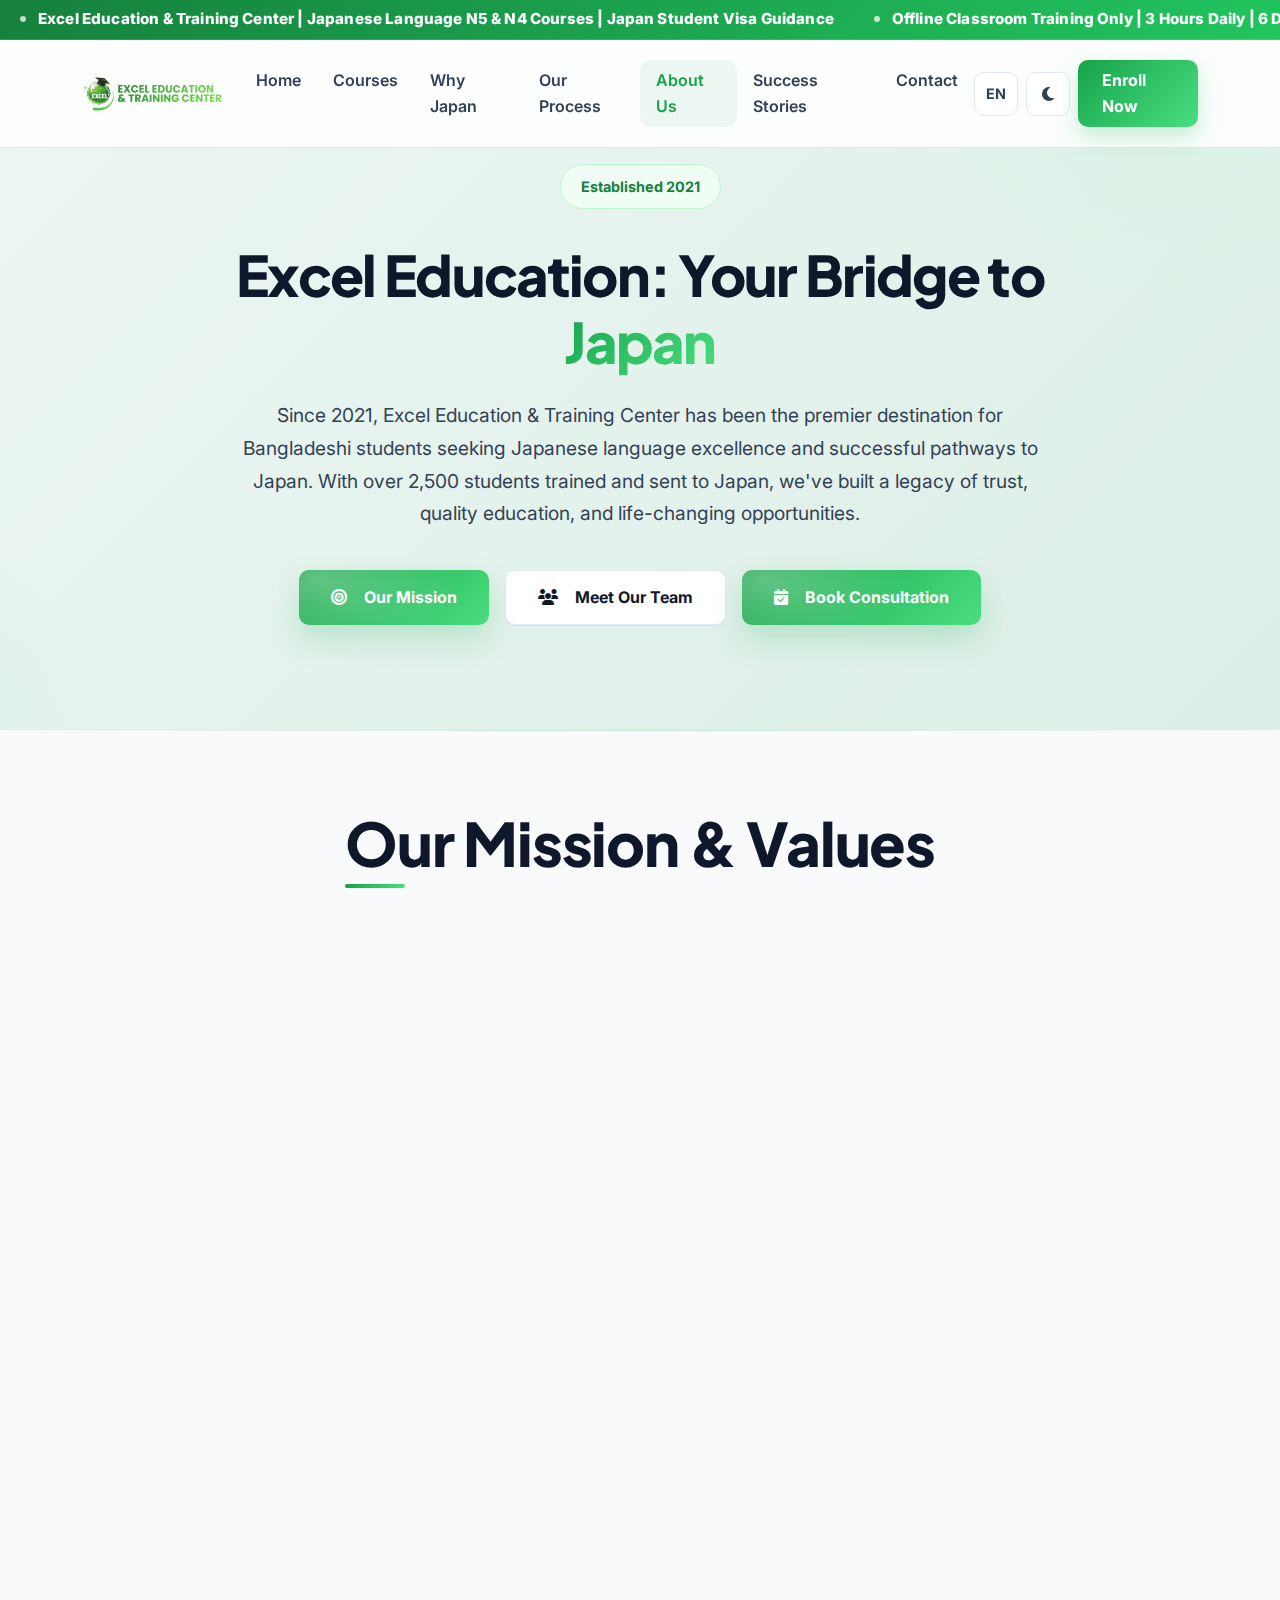
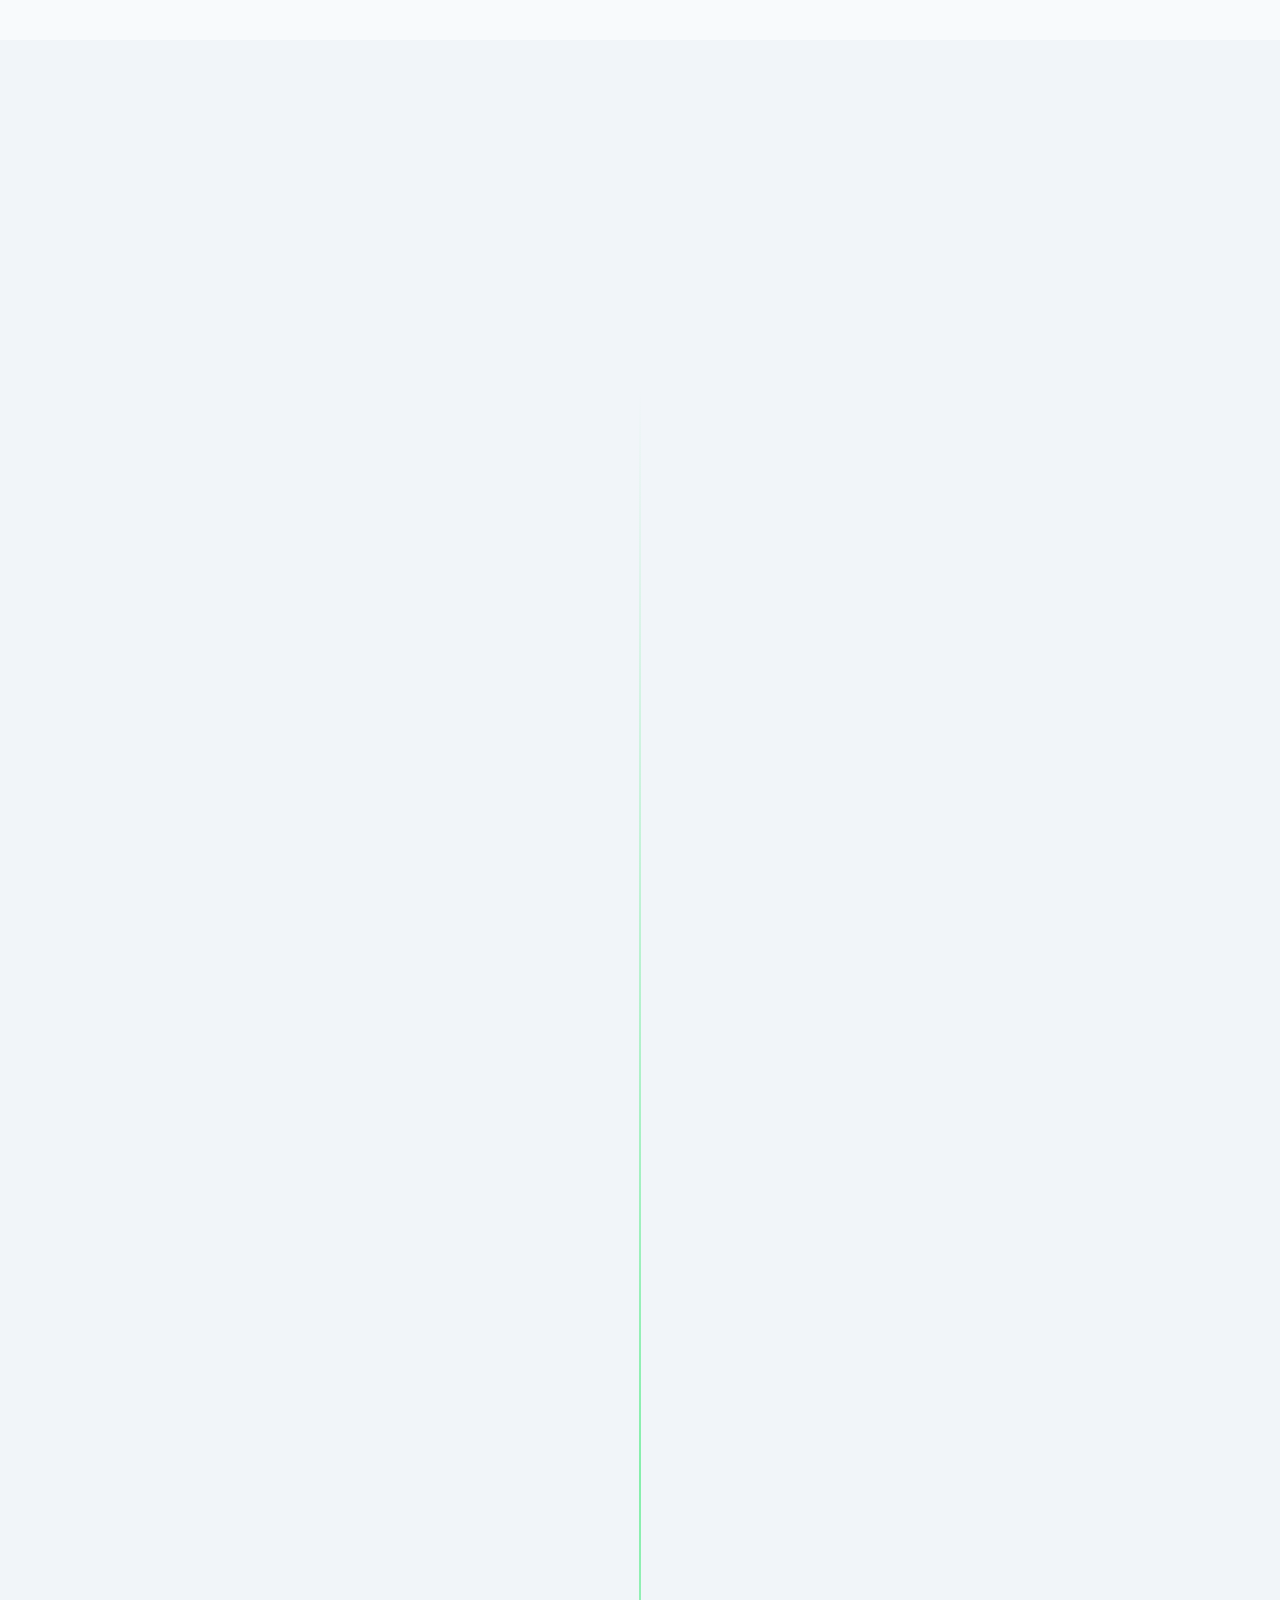
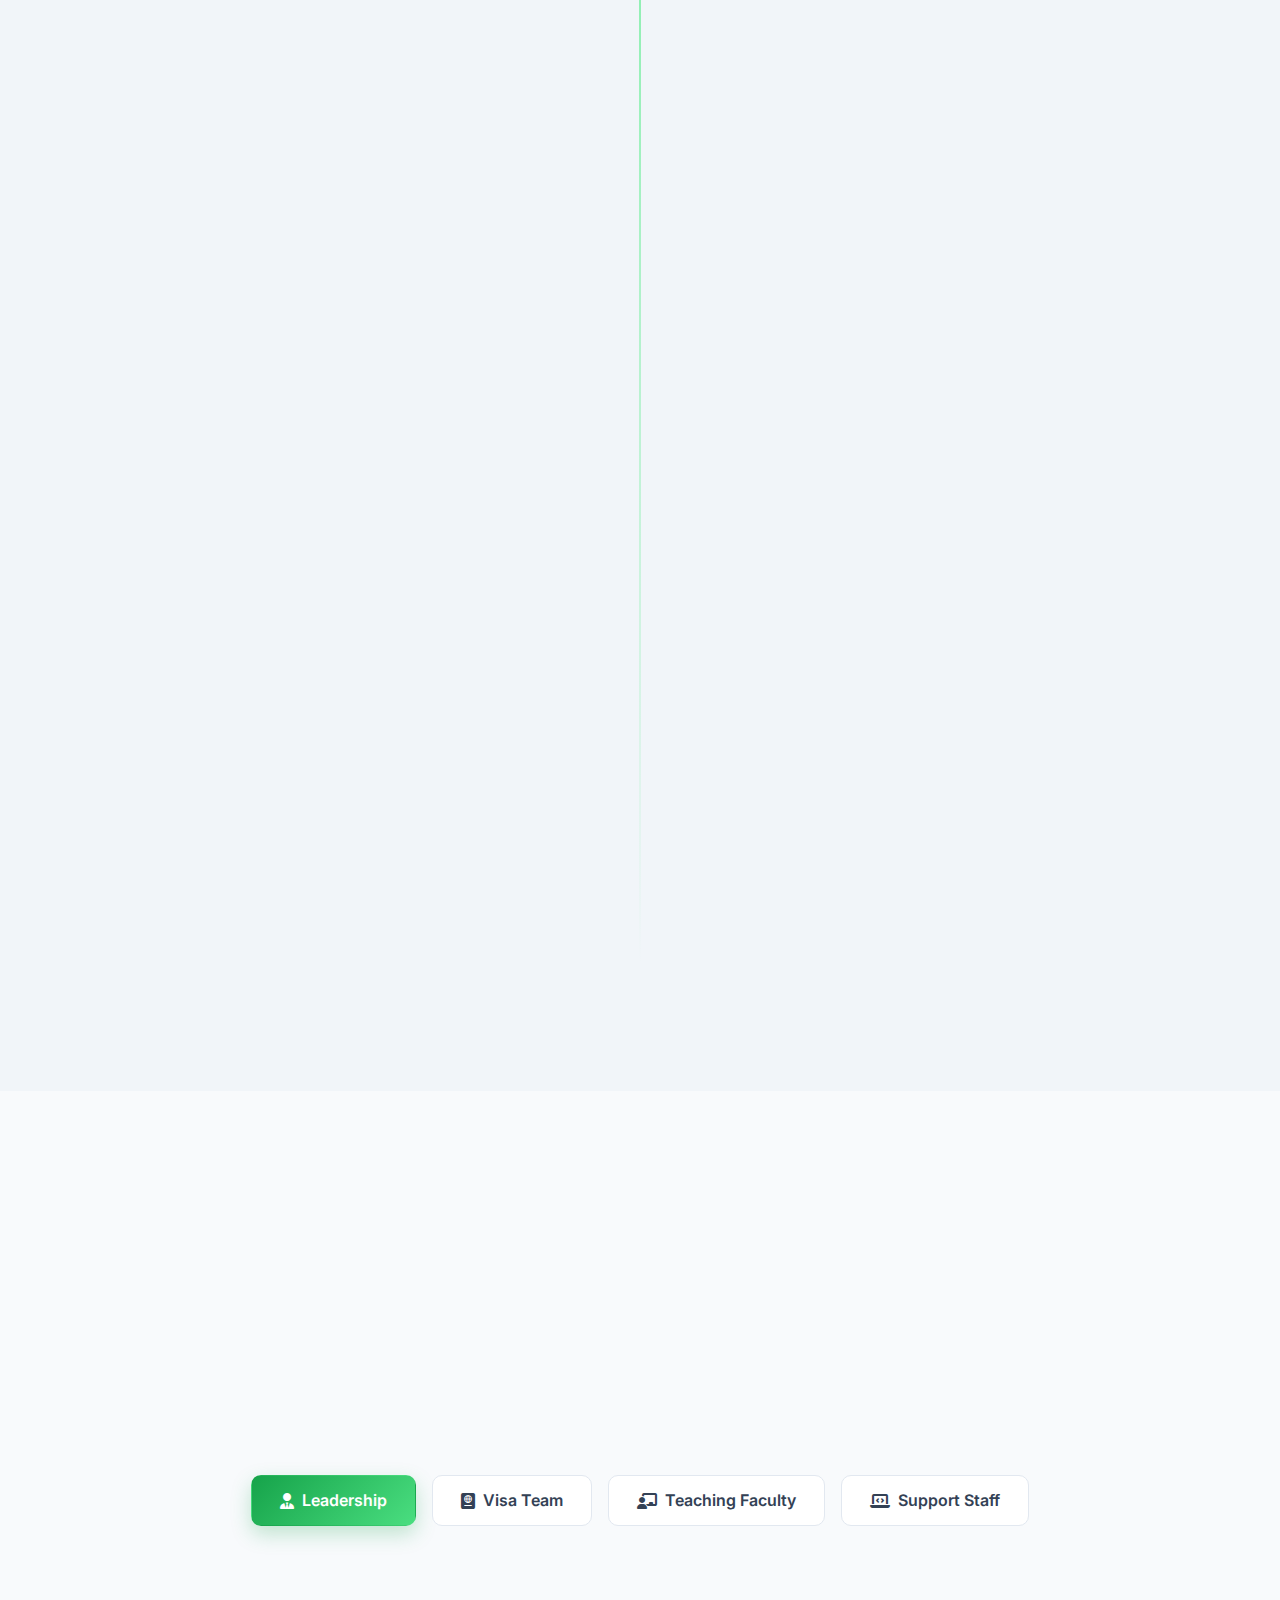
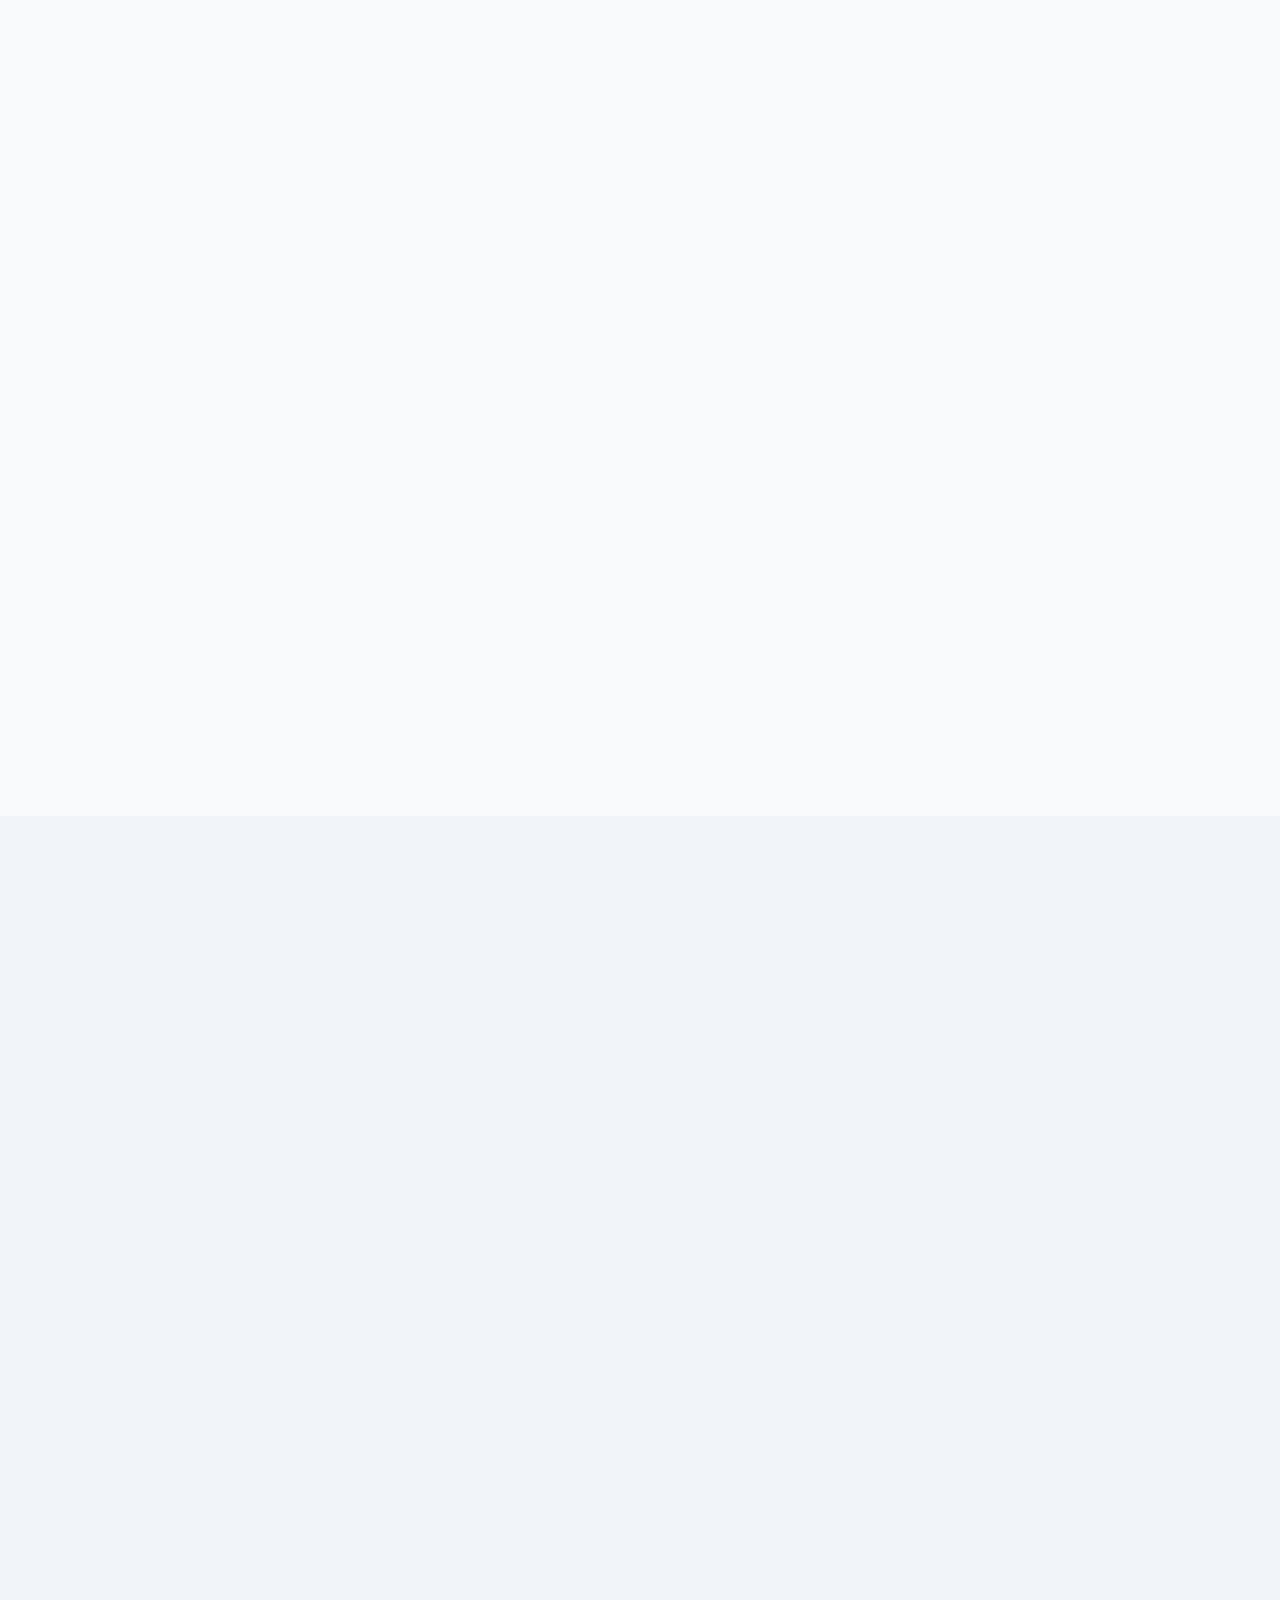
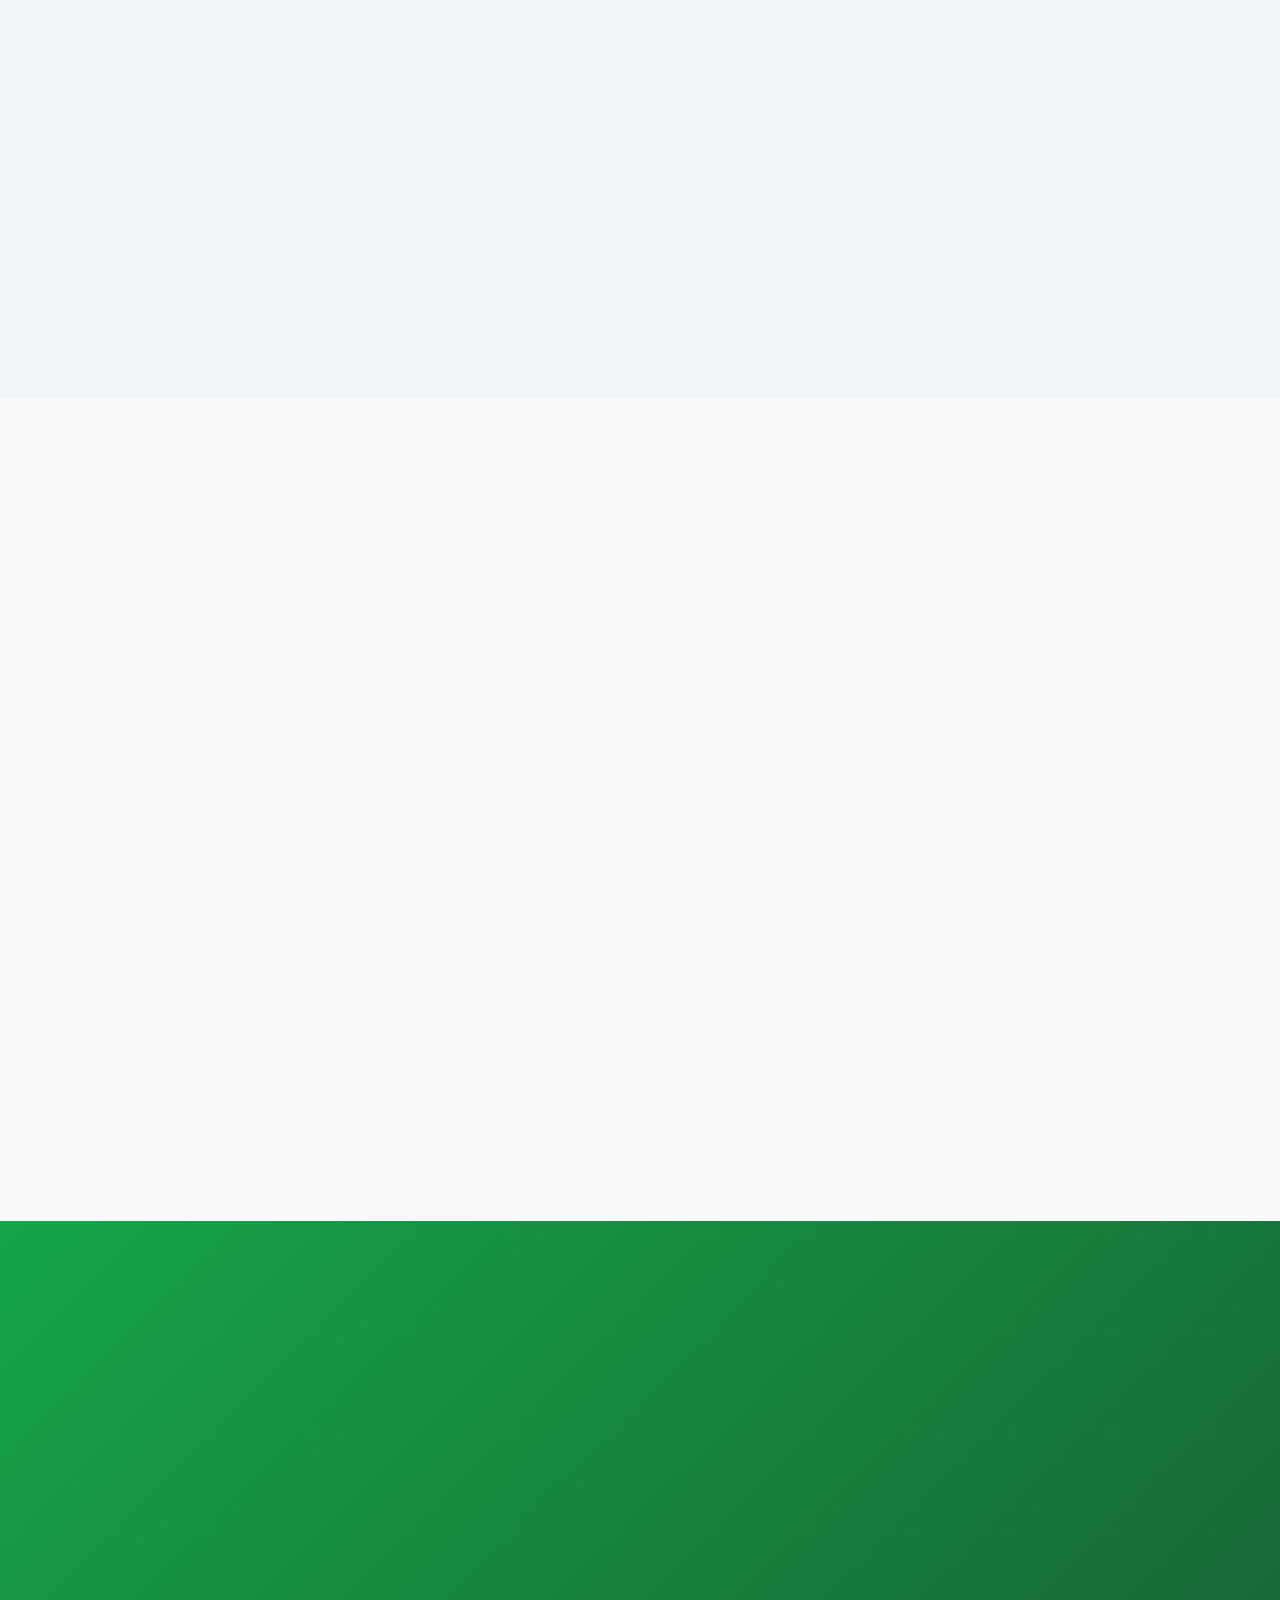
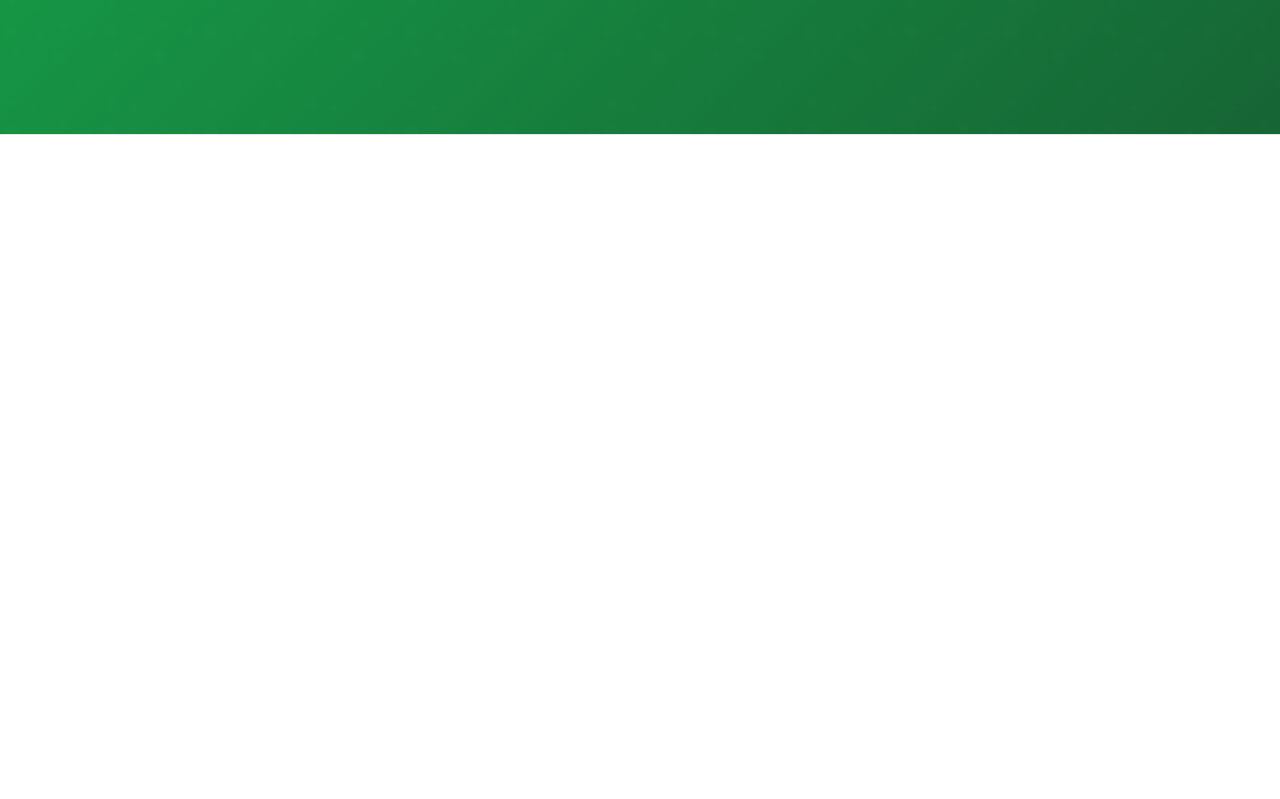
<file: about.html>
<!doctype html>
<html lang="en" data-theme="light">
<head>
  <meta charset="utf-8" />
  <meta name="viewport" content="width=device-width, initial-scale=1" />
  <title>About Us | Excel Education & Training Center</title>
  <meta name="description" content="Excel Education & Training Center: Premier Japanese language institute in Dhaka since 2021. Meet our expert team, learn our story, and discover why we're the best choice for Japan study." />
  <meta name="theme-color" content="#166534" />

  <!-- Favicon -->
  <link rel="icon" type="image/png" href="favicon.png" />
  <link rel="apple-touch-icon" href="favicon.png" />

  <!-- Fonts & Icons -->
  <link href="https://fonts.googleapis.com/css2?family=Inter:wght@300;400;500;600;700;800;900&family=Plus+Jakarta+Sans:wght@400;500;600;700;800&display=swap" rel="stylesheet">
  <link rel="stylesheet" href="https://cdnjs.cloudflare.com/ajax/libs/font-awesome/6.4.0/css/all.min.css">
  <link href="https://cdn.jsdelivr.net/npm/bootstrap@5.3.3/dist/css/bootstrap.min.css" rel="stylesheet">
  <link rel="stylesheet" href="https://cdn.jsdelivr.net/npm/bootstrap-icons@1.11.1/font/bootstrap-icons.css">
  
  <!-- Custom CSS -->
  <link rel="stylesheet" href="css/style.css">
  
  <!-- Page-specific CSS -->
  <style>
    /* ===== ABOUT HERO SECTION ===== */
    #about-hero {
      min-height: 70vh;
      display: flex;
      align-items: center;
      padding-top: calc(var(--marquee-height) + var(--navbar-height));
      background: linear-gradient(135deg, 
        rgba(22, 163, 74, 0.05) 0%, 
        rgba(22, 163, 74, 0.12) 100%),
        var(--bg-primary);
      position: relative;
      overflow: hidden;
    }

    #about-hero::before {
      content: '';
      position: absolute;
      width: 600px;
      height: 600px;
      border-radius: 50%;
      background: radial-gradient(circle, var(--primary-300) 0%, transparent 70%);
      opacity: 0.12;
      top: -300px;
      right: -200px;
      z-index: 0;
    }

    #about-hero::after {
      content: '';
      position: absolute;
      width: 400px;
      height: 400px;
      border-radius: 50%;
      background: radial-gradient(circle, var(--primary-400) 0%, transparent 70%);
      opacity: 0.08;
      bottom: -200px;
      left: -100px;
      z-index: 0;
    }

    #about-hero .container {
      position: relative;
      z-index: 1;
    }

    #about-hero .hero-badge {
      display: inline-flex;
      align-items: center;
      gap: 10px;
      background: var(--primary-50);
      color: var(--primary-700);
      padding: 10px 20px;
      border-radius: 50px;
      font-weight: 700;
      font-size: 0.9rem;
      margin-bottom: 2rem;
      border: 1px solid var(--primary-200);
    }

    #about-hero .hero-badge .dot {
      width: 8px;
      height: 8px;
      background: var(--primary-500);
      border-radius: 50%;
      animation: pulse 2s infinite;
    }

    #about-hero h1.display-1 {
      font-size: 3.5rem;
      margin-bottom: 1.5rem;
      line-height: 1.2;
    }

    #about-hero .hero-subtitle {
      font-size: 1.2rem;
      line-height: 1.7;
      max-width: 800px;
      margin: 0 auto 2.5rem;
      color: var(--text-secondary);
    }

    /* ===== MISSION SECTION ===== */
    .mission-section {
      padding: 80px 0;
      background: var(--bg-primary);
      position: relative;
    }

    .mission-section::before {
      content: '';
      position: absolute;
      top: 0;
      left: 0;
      width: 100%;
      height: 1px;
      background: linear-gradient(90deg, transparent, rgba(22, 163, 74, 0.22), transparent);
    }

    .mission-card {
      background: var(--bg-surface);
      border-radius: var(--radius-lg);
      padding: 2.5rem;
      border: 1px solid var(--border-color);
      box-shadow: var(--shadow-lg);
      transition: all 0.3s ease;
      height: 100%;
      text-align: center;
    }

    .mission-card:hover {
      transform: translateY(-8px);
      box-shadow: var(--shadow-xl);
      border-color: var(--primary-300);
    }

    .mission-icon {
      width: 80px;
      height: 80px;
      background: linear-gradient(135deg, var(--primary-600), var(--primary-400));
      border-radius: var(--radius-lg);
      display: flex;
      align-items: center;
      justify-content: center;
      margin: 0 auto 2rem;
      color: white;
      font-size: 2rem;
      box-shadow: 0 12px 25px rgba(22, 163, 74, 0.25);
    }

    .mission-card h3 {
      font-size: 1.5rem;
      margin-bottom: 1rem;
      color: var(--text-primary);
    }

    .mission-card p {
      color: var(--text-secondary);
      line-height: 1.7;
      font-size: 1rem;
    }

    /* ===== SIMPLE JOURNEY SECTION ===== */
    .journey-section {
      padding: 80px 0;
      background: var(--bg-secondary);
    }

    .simple-timeline {
      max-width: 900px;
      margin: 0 auto;
      position: relative;
    }

    /* Vertical line on desktop only */
    @media (min-width: 768px) {
      .simple-timeline::before {
        content: '';
        position: absolute;
        left: 50%;
        top: 0;
        bottom: 0;
        width: 2px;
        background: linear-gradient(to bottom, transparent, var(--primary-300), transparent);
        transform: translateX(-50%);
        z-index: 0;
      }
    }

    .timeline-row {
      display: flex;
      align-items: center;
      margin-bottom: 3rem;
      position: relative;
      gap: 2rem;
    }

    @media (max-width: 767px) {
      .timeline-row {
        flex-direction: column;
        text-align: center;
        gap: 1rem;
      }
    }

    .timeline-year {
      width: 120px;
      flex-shrink: 0;
      text-align: center;
    }

    @media (min-width: 768px) {
      .timeline-year {
        width: 100px;
        position: absolute;
        left: 50%;
        transform: translateX(-50%);
        background: var(--bg-surface);
        padding: 0.5rem 1rem;
        border-radius: 50px;
        border: 2px solid var(--primary-300);
        color: var(--primary-600);
        font-weight: 800;
        font-size: 1.1rem;
        z-index: 1;
        box-shadow: 0 4px 12px rgba(22, 163, 74, 0.1);
      }
    }

    .timeline-card {
      background: var(--bg-surface);
      border-radius: var(--radius-lg);
      padding: 2rem;
      border: 1px solid var(--border-color);
      box-shadow: var(--shadow-md);
      transition: all 0.3s ease;
      width: 100%;
      position: relative;
      overflow: hidden;
    }

    @media (min-width: 768px) {
      .timeline-card {
        width: calc(50% - 60px);
        margin-left: auto;
      }
      
      .timeline-row:nth-child(odd) .timeline-card {
        margin-left: 0;
        margin-right: auto;
      }
    }

    .timeline-card:hover {
      transform: translateY(-5px);
      box-shadow: var(--shadow-lg);
      border-color: var(--primary-300);
    }

    .timeline-icon {
      width: 60px;
      height: 60px;
      background: linear-gradient(135deg, var(--primary-600), var(--primary-400));
      border-radius: var(--radius-lg);
      display: flex;
      align-items: center;
      justify-content: center;
      color: white;
      font-size: 1.5rem;
      margin-bottom: 1.5rem;
      box-shadow: 0 8px 16px rgba(22, 163, 74, 0.2);
    }

    .timeline-content h4 {
      font-size: 1.3rem;
      margin-bottom: 1rem;
      color: var(--text-primary);
    }

    .timeline-content p {
      color: var(--text-secondary);
      line-height: 1.7;
      font-size: 1rem;
      margin-bottom: 1.5rem;
    }

    .timeline-stats {
      display: flex;
      gap: 1rem;
      flex-wrap: wrap;
    }

    .stat-badge {
      background: var(--primary-50);
      color: var(--primary-700);
      padding: 0.5rem 1rem;
      border-radius: 50px;
      font-size: 0.85rem;
      font-weight: 600;
      border: 1px solid var(--primary-200);
    }

    /* Connection dots for desktop */
    @media (min-width: 768px) {
      .timeline-card::before {
        content: '';
        position: absolute;
        width: 20px;
        height: 20px;
        background: var(--bg-surface);
        border: 3px solid var(--primary-500);
        border-radius: 50%;
        top: 30px;
        z-index: 1;
      }
      
      .timeline-card::after {
        content: '';
        position: absolute;
        width: 40px;
        height: 2px;
        background: var(--primary-300);
        top: 40px;
      }
      
      .timeline-card {
        margin-left: auto;
      }
      
      .timeline-card::before {
        left: -60px;
      }
      
      .timeline-card::after {
        left: -40px;
      }
      
      .timeline-row:nth-child(odd) .timeline-card {
        margin-right: auto;
        margin-left: 0;
      }
      
      .timeline-row:nth-child(odd) .timeline-card::before {
        left: auto;
        right: -60px;
      }
      
      .timeline-row:nth-child(odd) .timeline-card::after {
        left: auto;
        right: -40px;
      }
    }

    /* ===== TEAM SECTION ===== */
    .team-section {
      padding: 80px 0;
      background: var(--bg-primary);
    }

    .team-tabs {
      margin-bottom: 3rem;
    }

    .team-tab-nav {
      display: flex;
      justify-content: center;
      gap: 1rem;
      flex-wrap: wrap;
      margin-bottom: 2rem;
    }

    .team-tab-btn {
      padding: 0.75rem 1.75rem;
      background: var(--bg-surface);
      border: 1px solid var(--border-color);
      border-radius: var(--radius-md);
      color: var(--text-secondary);
      font-weight: 600;
      cursor: pointer;
      transition: all 0.3s ease;
      display: flex;
      align-items: center;
      gap: 0.5rem;
    }

    .team-tab-btn:hover {
      background: var(--bg-secondary);
      color: var(--text-primary);
    }

    .team-tab-btn.active {
      background: linear-gradient(135deg, var(--primary-600), var(--primary-400));
      color: white;
      border-color: transparent;
      box-shadow: 0 8px 20px rgba(22, 163, 74, 0.25);
    }

    .team-tab-content {
      display: none;
    }

    .team-tab-content.active {
      display: block;
      animation: fadeIn 0.5s ease;
    }

    .team-member-card {
      background: var(--bg-surface);
      border-radius: var(--radius-lg);
      padding: 2rem;
      border: 1px solid var(--border-color);
      box-shadow: var(--shadow-md);
      transition: all 0.3s ease;
      height: 100%;
      text-align: center;
      position: relative;
      overflow: hidden;
    }

    .team-member-card:hover {
      transform: translateY(-8px);
      box-shadow: var(--shadow-lg);
      border-color: var(--primary-300);
    }

    .team-member-image {
      width: 140px;
      height: 140px;
      border-radius: 50%;
      object-fit: cover;
      margin: 0 auto 1.5rem;
      border: 3px solid var(--primary-200);
      box-shadow: 0 8px 20px rgba(0, 0, 0, 0.1);
    }

    .team-member-name {
      font-size: 1.3rem;
      margin-bottom: 0.5rem;
      color: var(--text-primary);
      font-weight: 700;
    }

    .team-member-role {
      color: var(--primary-600);
      font-weight: 600;
      margin-bottom: 1rem;
      font-size: 0.95rem;
    }

    .team-member-qualification {
      background: var(--primary-50);
      color: var(--primary-700);
      padding: 0.5rem 1rem;
      border-radius: var(--radius-md);
      font-size: 0.85rem;
      margin-bottom: 1rem;
      display: inline-block;
      border: 1px solid var(--primary-200);
    }

    .team-member-experience {
      color: var(--text-secondary);
      font-size: 0.9rem;
      line-height: 1.6;
      margin-bottom: 1.5rem;
    }

    .team-member-expertise {
      display: flex;
      flex-wrap: wrap;
      gap: 0.5rem;
      justify-content: center;
      margin-bottom: 1.5rem;
    }

    .expertise-tag {
      background: var(--bg-secondary);
      color: var(--text-secondary);
      padding: 0.4rem 0.8rem;
      border-radius: 50px;
      font-size: 0.8rem;
      border: 1px solid var(--border-color);
    }

    /* ===== 16:9 SLIDER SECTION ===== */
    .gallery-section {
      padding: 80px 0;
      background: var(--bg-secondary);
    }

    /* 16:9 Aspect Ratio Container */
    .slider-aspect-ratio {
      position: relative;
      width: 100%;
      padding-bottom: 56.25%; /* 16:9 Aspect Ratio */
      border-radius: var(--radius-xl);
      overflow: hidden;
      box-shadow: var(--shadow-2xl);
      background: var(--bg-card);
      border: 1px solid var(--border-color);
    }

    .overview-slider-wrapper {
      position: absolute;
      top: 0;
      left: 0;
      width: 100%;
      height: 100%;
    }

    .overview-slider-track {
      display: flex;
      transition: transform 0.5s cubic-bezier(0.4, 0, 0.2, 1);
      height: 100%;
      position: relative;
    }

    .overview-slide {
      flex: 0 0 100%;
      min-width: 100%;
      position: relative;
      height: 100%;
      opacity: 0;
      transition: opacity 0.5s ease;
    }

    .overview-slide.active {
      opacity: 1;
    }

    .slide-image-container {
      position: absolute;
      top: 0;
      left: 0;
      width: 100%;
      height: 100%;
    }

    .slide-image {
      width: 100%;
      height: 100%;
      object-fit: cover;
      display: block;
    }

    .slide-gradient-overlay {
      position: absolute;
      top: 0;
      left: 0;
      width: 100%;
      height: 100%;
      background: linear-gradient(90deg, rgba(0, 0, 0, 0.7) 0%, rgba(0, 0, 0, 0.4) 50%, rgba(0, 0, 0, 0.2) 100%);
    }

    .slide-content {
      position: absolute;
      top: 0;
      left: 0;
      width: 100%;
      height: 100%;
      display: flex;
      align-items: center;
      padding: 0 5rem;
      color: white;
      z-index: 2;
    }

    .slide-number {
      font-size: 8rem;
      font-weight: 800;
      line-height: 1;
      color: rgba(255, 255, 255, 0.1);
      margin-right: 3rem;
      font-family: var(--font-heading);
      min-width: 120px;
    }

    .slide-text {
      max-width: 600px;
    }

    .slide-text h3 {
      font-size: 2.5rem;
      margin-bottom: 1.5rem;
      color: white;
      font-weight: 700;
      line-height: 1.2;
    }

    .slide-text p {
      font-size: 1.25rem;
      line-height: 1.6;
      color: rgba(255, 255, 255, 0.9);
      margin-bottom: 0;
    }

    /* Slider Controls */
    .overview-slider-controls {
      display: flex;
      align-items: center;
      justify-content: space-between;
      margin-top: 2rem;
      padding: 0 1rem;
      flex-wrap: wrap;
      gap: 1.5rem;
    }

    .controls-left {
      display: flex;
      align-items: center;
      gap: 1.5rem;
    }

    .overview-slider-prev,
    .overview-slider-next {
      width: 56px;
      height: 56px;
      border-radius: 50%;
      background: var(--bg-card);
      border: 1px solid var(--border-color);
      color: var(--text-primary);
      display: flex;
      align-items: center;
      justify-content: center;
      cursor: pointer;
      transition: var(--transition-base);
      font-size: 1.25rem;
      box-shadow: var(--shadow-md);
      flex-shrink: 0;
    }

    .overview-slider-prev:hover,
    .overview-slider-next:hover {
      background: linear-gradient(135deg, var(--primary-600), var(--primary-400));
      color: white;
      transform: translateY(-2px);
      box-shadow: var(--shadow-lg);
      border-color: transparent;
    }

    .slider-counter {
      display: flex;
      align-items: center;
      gap: 0.5rem;
      font-size: 1.25rem;
      font-weight: 600;
      color: var(--text-primary);
      min-width: 60px;
    }

    .current-slide {
      color: var(--primary-600);
    }

    .divider {
      color: var(--text-secondary);
      opacity: 0.6;
    }

    .slider-progress {
      flex: 1;
      max-width: 300px;
      height: 4px;
      background: var(--border-color);
      border-radius: 2px;
      overflow: hidden;
    }

    .progress-bar {
      height: 100%;
      background: linear-gradient(90deg, var(--primary-500), var(--primary-400));
      width: 33.33%; /* For 3 slides */
      transition: width 0.3s ease;
    }

    .slider-dots {
      display: flex;
      gap: 0.75rem;
      align-items: center;
    }

    .slider-dot {
      width: 12px;
      height: 12px;
      border-radius: 50%;
      background: var(--border-color);
      border: none;
      cursor: pointer;
      transition: var(--transition-base);
      padding: 0;
    }

    .slider-dot:hover {
      background: var(--primary-400);
      transform: scale(1.2);
    }

    .slider-dot.active {
      background: linear-gradient(135deg, var(--primary-600), var(--primary-400));
      transform: scale(1.2);
      box-shadow: 0 0 0 3px rgba(22, 163, 74, 0.2);
    }

    /* ===== ACHIEVEMENTS SECTION ===== */
    .achievements-section {
      padding: 80px 0;
      background: var(--bg-primary);
    }

    .achievement-card {
      background: var(--bg-surface);
      border-radius: var(--radius-lg);
      padding: 2rem;
      border: 1px solid var(--border-color);
      box-shadow: var(--shadow-md);
      transition: all 0.3s ease;
      height: 100%;
      text-align: center;
      position: relative;
      overflow: hidden;
    }

    .achievement-card:hover {
      transform: translateY(-5px);
      box-shadow: var(--shadow-lg);
    }

    .achievement-number {
      font-size: 3rem;
      font-weight: 800;
      color: var(--primary-600);
      margin-bottom: 1rem;
      line-height: 1;
    }

    .achievement-title {
      font-size: 1.2rem;
      margin-bottom: 1rem;
      color: var(--text-primary);
      font-weight: 700;
    }

    .achievement-description {
      color: var(--text-secondary);
      line-height: 1.6;
      font-size: 0.95rem;
      margin: 0;
    }

    /* ===== DARK MODE ADJUSTMENTS ===== */
    [data-theme="dark"] #about-hero .hero-badge {
      background: rgba(86, 239, 172, 0.1);
      color: var(--primary-300);
      border-color: rgba(86, 239, 172, 0.2);
    }

    [data-theme="dark"] .mission-card,
    [data-theme="dark"] .timeline-card,
    [data-theme="dark"] .team-member-card,
    [data-theme="dark"] .achievement-card {
      background: var(--bg-surface);
      border-color: var(--border-color);
    }

    [data-theme="dark"] .timeline-year {
      background: var(--bg-surface);
      border-color: var(--primary-400);
      color: var(--primary-300);
    }

    [data-theme="dark"] .stat-badge,
    [data-theme="dark"] .team-member-qualification {
      background: rgba(86, 239, 172, 0.1);
      color: var(--primary-300);
      border-color: rgba(86, 239, 172, 0.2);
    }

    [data-theme="dark"] .slider-aspect-ratio {
      border-color: rgba(148, 163, 184, 0.25);
    }

    [data-theme="dark"] .overview-slider-prev,
    [data-theme="dark"] .overview-slider-next {
      background: var(--bg-surface);
      border-color: var(--border-color);
    }

    /* ===== RESPONSIVE DESIGN ===== */
    @media (max-width: 1200px) {
      .slide-content {
        padding: 0 4rem;
      }
      
      .slide-number {
        font-size: 6rem;
        margin-right: 2rem;
        min-width: 100px;
      }
      
      .slide-text h3 {
        font-size: 2.25rem;
      }
      
      .slide-text p {
        font-size: 1.15rem;
      }
    }

    @media (max-width: 992px) {
      #about-hero h1.display-1 {
        font-size: 2.8rem;
      }
      
      .slide-content {
        padding: 0 3rem;
        flex-direction: column;
        justify-content: center;
        text-align: center;
      }
      
      .slide-number {
        font-size: 5rem;
        margin-right: 0;
        margin-bottom: 1rem;
      }
      
      .slide-text h3 {
        font-size: 2rem;
        margin-bottom: 1rem;
      }
      
      .slide-text p {
        font-size: 1.1rem;
      }
      
      .overview-slider-controls {
        flex-direction: column;
        gap: 1.5rem;
      }
      
      .controls-left {
        order: 2;
      }
      
      .slider-progress {
        order: 1;
        max-width: 100%;
      }
      
      .slider-dots {
        order: 3;
      }
      
      .timeline-content p {
        font-size: 0.95rem;
      }
    }

    @media (max-width: 768px) {
      #about-hero {
        min-height: 60vh;
        padding-top: calc(var(--marquee-height) + 80px);
      }
      
      #about-hero h1.display-1 {
        font-size: 2.2rem;
      }
      
      #about-hero .hero-subtitle {
        font-size: 1.1rem;
      }
      
      .mission-section,
      .journey-section,
      .team-section,
      .achievements-section {
        padding: 60px 0;
      }
      
      .mission-card,
      .team-member-card,
      .achievement-card,
      .timeline-card {
        padding: 1.75rem;
      }
      
      .team-member-image {
        width: 120px;
        height: 120px;
      }
      
      .achievement-number {
        font-size: 2.5rem;
      }
      
      .team-tab-btn {
        padding: 0.6rem 1.25rem;
        font-size: 0.9rem;
      }
      
      .slider-aspect-ratio {
        border-radius: var(--radius-lg);
      }
      
      .slide-content {
        padding: 0 2rem;
      }
      
      .slide-number {
        font-size: 4rem;
      }
      
      .slide-text h3 {
        font-size: 1.75rem;
      }
      
      .overview-slider-prev,
      .overview-slider-next {
        width: 48px;
        height: 48px;
        font-size: 1.1rem;
      }
      
      .slider-counter {
        font-size: 1.1rem;
      }
    }

    @media (max-width: 576px) {
      #about-hero h1.display-1 {
        font-size: 2rem;
      }
      
      .mission-icon {
        width: 70px;
        height: 70px;
        font-size: 1.75rem;
      }
      
      .team-tab-nav {
        gap: 0.5rem;
      }
      
      .team-tab-btn {
        padding: 0.5rem 1rem;
        font-size: 0.85rem;
      }
      
      .timeline-icon {
        width: 50px;
        height: 50px;
        font-size: 1.25rem;
        margin: 0 auto 1.5rem;
      }
      
      .timeline-content h4 {
        font-size: 1.2rem;
      }
      
      .timeline-stats {
        justify-content: center;
      }
      
      .stat-badge {
        font-size: 0.8rem;
        padding: 0.4rem 0.8rem;
      }
      
      .slider-aspect-ratio {
        border-radius: var(--radius-md);
      }
      
      .slide-content {
        padding: 0 1.5rem;
      }
      
      .slide-number {
        font-size: 3.5rem;
      }
      
      .slide-text h3 {
        font-size: 1.5rem;
        margin-bottom: 0.75rem;
      }
      
      .overview-slider-controls {
        gap: 1rem;
      }
      
      .controls-left {
        gap: 1rem;
      }
      
      .overview-slider-prev,
      .overview-slider-next {
        width: 44px;
        height: 44px;
        font-size: 1rem;
      }
      
      .slider-dots {
        gap: 0.5rem;
      }
      
      .slider-dot {
        width: 10px;
        height: 10px;
      }
    }

    /* ===== ANIMATIONS ===== */
    @keyframes fadeIn {
      from {
        opacity: 0;
        transform: translateY(10px);
      }
      to {
        opacity: 1;
        transform: translateY(0);
      }
    }

    @keyframes pulse {
      0% {
        transform: scale(1);
        opacity: 1;
      }
      50% {
        transform: scale(1.1);
        opacity: 0.8;
      }
      100% {
        transform: scale(1);
        opacity: 1;
      }
    }
  </style>
</head>

<body>
  <!-- Top Running Marquee - FIXED -->
  <div class="top-marquee" aria-label="Excel Education Announcement">
    <a href="contact.html" title="Start Your Japanese Journey">
      <div class="marquee-container">
        <div class="marquee-track">
          <span>🏆 Since 2021: 2500+ Students Trained & Sent to Japan | 98% Success Rate</span>
          <span>👨‍🏫 Meet Our Expert Team: JLPT N1 Certified Teachers | Experienced Visa Counselors</span>
          <span>🎯 Japan Specialization Only | Offline Classroom Training | 6 Days/Week</span>
          <span>📞 Call for Free Consultation: +880 1974-142455 | +880 1745-715127</span>
        </div>
      </div>
    </a>
  </div>

  <!-- Navigation -->
  <nav class="navbar navbar-expand-lg">
    <div class="container">
      <a class="navbar-brand" href="index.html" aria-label="Excel Education Home">
        <img src="logo.png" alt="Excel Education & Training Center Logo" class="brand-logo-img" />
      </a>

      <div class="mobile-controls d-lg-none">
        <button class="lang-toggle lang-toggle-mobile" id="langToggleMobile" type="button" aria-label="Toggle language">
          EN
        </button>
        <button class="theme-toggle theme-toggle-mobile" id="themeToggleMobile" type="button" aria-label="Toggle theme">
          <i class="fas fa-moon"></i>
        </button>
        <button class="navbar-toggler" type="button" data-bs-toggle="collapse" data-bs-target="#navbarNav" aria-label="Open menu">
          <i class="fas fa-bars"></i>
        </button>
      </div>

      <div class="collapse navbar-collapse" id="navbarNav">
        <ul class="navbar-nav mx-auto">
          <li class="nav-item"><a class="nav-link" href="index.html" data-en="Home" data-ja="ホーム">Home</a></li>
          <li class="nav-item"><a class="nav-link" href="courses.html" data-en="Courses" data-ja="コース">Courses</a></li>
          <li class="nav-item"><a class="nav-link" href="why-japan.html" data-en="Why Japan" data-ja="日本について">Why Japan</a></li>
          <li class="nav-item"><a class="nav-link" href="process.html" data-en="Our Process" data-ja="プロセス">Our Process</a></li>
          <li class="nav-item"><a class="nav-link active" href="about.html" data-en="About Us" data-ja="会社概要">About Us</a></li>
          <li class="nav-item"><a class="nav-link" href="testimonials.html" data-en="Success Stories" data-ja="成功事例">Success Stories</a></li>
          <li class="nav-item"><a class="nav-link" href="contact.html" data-en="Contact" data-ja="お問い合わせ">Contact</a></li>
        </ul>

        <div class="d-flex align-items-center gap-2 d-none d-lg-flex">
          <button class="lang-toggle" id="langToggleDesktop" type="button" aria-label="Toggle language">
            EN
          </button>
          <button class="theme-toggle" id="themeToggleDesktop" type="button" aria-label="Toggle theme">
            <i class="fas fa-moon"></i>
          </button>
          <a href="contact.html" class="nav-highlight" data-en="Enroll Now" data-ja="申し込む">Enroll Now</a>
        </div>
      </div>
    </div>
  </nav>

  <!-- Hero Section -->
  <section class="hero" id="about-hero">
    <div class="container">
      <div class="row justify-content-center">
        <div class="col-lg-10 text-center">
          <div class="hero-badge animate-on-scroll" data-en="Established 2021" data-ja="2021年設立">
            <span class="dot"></span>
            <span>Established 2021</span>
          </div>

          <h1 class="display-1 mb-4 animate-on-scroll">
            <span data-en="Excel Education: Your Bridge to <span class='text-gradient'>Japan</span>" 
                  data-ja="エクセル教育：<span class='text-gradient'>日本</span>への架け橋">Excel Education: Your Bridge to <span class="text-gradient">Japan</span></span>
          </h1>

          <p class="hero-subtitle animate-on-scroll" style="transition-delay: 120ms;"
             data-en="Since 2021, Excel Education & Training Center has been the premier destination for Bangladeshi students seeking Japanese language excellence and successful pathways to Japan. With over 2,500 students trained and sent to Japan, we've built a legacy of trust, quality education, and life-changing opportunities."
             data-ja="2021年以来、エクセル教育トレーニングセンターは、日本語の卓越性と日本への成功ルートを求めるバングラデシュ人学生の主要な目的地となっています。2,500人以上の学生を訓練し日本に送り出し、信頼、質の高い教育、人生を変える機会の遺産を築いてきました。">
            Since 2021, Excel Education & Training Center has been the premier destination for Bangladeshi students seeking Japanese language excellence and successful pathways to Japan. With over 2,500 students trained and sent to Japan, we've built a legacy of trust, quality education, and life-changing opportunities.
          </p>

          <div class="d-flex flex-wrap gap-3 justify-content-center mb-4 animate-on-scroll" style="transition-delay: 240ms;">
            <a href="#our-mission" class="btn btn-primary">
              <i class="fas fa-bullseye me-2"></i> <span data-en="Our Mission" data-ja="ミッション">Our Mission</span>
            </a>
            <a href="#our-team" class="btn btn-secondary">
              <i class="fas fa-users me-2"></i> <span data-en="Meet Our Team" data-ja="チーム紹介">Meet Our Team</span>
            </a>
            <a href="contact.html" class="btn btn-primary">
              <i class="fas fa-calendar-check me-2"></i> <span data-en="Book Consultation" data-ja="相談予約">Book Consultation</span>
            </a>
          </div>
        </div>
      </div>
    </div>
  </section>

  <!-- Mission Section -->
  <section class="mission-section" id="our-mission">
    <div class="container">
      <div class="row mb-5">
        <div class="col-lg-8 mx-auto text-center">
          <h2 class="display-2 mb-4 section-title animate-on-scroll" data-en="Our Mission & Values" data-ja="ミッションと価値観">
            Our Mission & Values
          </h2>
          <p class="section-subtitle animate-on-scroll" style="transition-delay: 120ms;"
             data-en="At Excel Education, we're driven by a clear purpose and unwavering commitment to student success. Our values define who we are and how we operate."
             data-ja="エクセル教育では、明確な目的と学生の成功への揺るぎないコミットメントに駆り立てられています。私たちの価値観は、私たちが誰であり、どのように運営するかを定義します。">
            At Excel Education, we're driven by a clear purpose and unwavering commitment to student success. Our values define who we are and how we operate.
          </p>
        </div>
      </div>

      <div class="row g-4">
        <div class="col-md-6 col-lg-4 animate-on-scroll">
          <div class="mission-card">
            <div class="mission-icon">
              <i class="fas fa-language"></i>
            </div>
            <h3 data-en="Japan-Only Specialization" data-ja="日本専門特化">Japan-Only Specialization</h3>
            <p data-en="We focus exclusively on Japanese language education and Japan study guidance. This deep specialization allows us to provide accurate, up-to-date information and superior training quality."
               data-ja="私たちは日本語教育と日本留学指導に特化しています。この深い専門化により、正確で最新の情報と優れたトレーニング品質を提供できます。">
              We focus exclusively on Japanese language education and Japan study guidance. This deep specialization allows us to provide accurate, up-to-date information and superior training quality.
            </p>
          </div>
        </div>

        <div class="col-md-6 col-lg-4 animate-on-scroll" style="transition-delay: 120ms;">
          <div class="mission-card">
            <div class="mission-icon">
              <i class="fas fa-graduation-cap"></i>
            </div>
            <h3 data-en="Quality Offline Education" data-ja="高品質対面教育">Quality Offline Education</h3>
            <p data-en="We believe in the power of physical classrooms for language learning. Our 6-day/week, 3-hour/day offline classes ensure personal attention, immediate correction, and disciplined learning."
               data-ja="言語学習における対面教室の力を信じています。週6日、1日3時間の対面クラスにより、個別対応、即時修正、規律ある学習が保証されます。">
              We believe in the power of physical classrooms for language learning. Our 6-day/week, 3-hour/day offline classes ensure personal attention, immediate correction, and disciplined learning.
            </p>
          </div>
        </div>

        <div class="col-md-6 col-lg-4 animate-on-scroll" style="transition-delay: 240ms;">
          <div class="mission-card">
            <div class="mission-icon">
              <i class="fas fa-handshake"></i>
            </div>
            <h3 data-en="Honest & Transparent Guidance" data-ja="正直で透明なガイダンス">Honest & Transparent Guidance</h3>
            <p data-en="We provide realistic, ethical guidance without false promises. Our students receive honest advice about examinations, preparation requirements, and visa processes, ensuring sustainable success."
               data-ja="偽りの約束なしに現実的で倫理的なガイダンスを提供します。学生は試験、準備要件、ビザプロセスについて正直なアドバイスを受け、持続可能な成功を確実にします。">
              We provide realistic, ethical guidance without false promises. Our students receive honest advice about examinations, preparation requirements, and visa processes, ensuring sustainable success.
            </p>
          </div>
        </div>
      </div>
    </div>
  </section>

  <!-- Our Journey Section - SIMPLE VERSION -->
  <section class="journey-section" id="our-journey">
    <div class="container">
      <div class="row mb-5">
        <div class="col-lg-8 mx-auto text-center">
          <h2 class="display-2 mb-4 section-title animate-on-scroll" data-en="Our Journey Since 2021" data-ja="2021年からの歩み">
            Our Journey Since 2021
          </h2>
          <p class="section-subtitle animate-on-scroll" style="transition-delay: 120ms;"
             data-en="From humble beginnings to Bangladesh's premier Japanese language institute - our journey of excellence continues."
             data-ja="控えめな始まりからバングラデシュの主要な日本語学校へ - 卓越性への私たちの旅は続きます。">
            From humble beginnings to Bangladesh's premier Japanese language institute - our journey of excellence continues.
          </p>
        </div>
      </div>

      <!-- Simple Timeline Design -->
      <div class="simple-timeline">
        <!-- Timeline Item 1 -->
        <div class="timeline-row animate-on-scroll">
          <div class="timeline-year" data-en="2021" data-ja="2021年">2021</div>
          <div class="timeline-card">
            <div class="timeline-icon">
              <i class="fas fa-flag"></i>
            </div>
            <div class="timeline-content">
              <h4 data-en="Foundation Year" data-ja="設立年">Foundation Year</h4>
              <p data-en="Excel Education & Training Center was established in Kajla, Jatrabari with a clear vision: to provide quality Japanese language education combined with ethical visa guidance for Bangladeshi students."
                 data-ja="エクセル教育トレーニングセンターはカジュラ、ジャトラバリに設立され、明確なビジョンを持っていました：バングラデシュ人学生に倫理的なビザガイダンスと組み合わせた質の高い日本語教育を提供すること。">
                Excel Education & Training Center was established in Kajla, Jatrabari with a clear vision: to provide quality Japanese language education combined with ethical visa guidance for Bangladeshi students.
              </p>
              <div class="timeline-stats">
                <span class="stat-badge" data-en="First 100 Students" data-ja="最初の100名の学生">First 100 Students</span>
                <span class="stat-badge" data-en="1 Location" data-ja="1拠点">1 Location</span>
              </div>
            </div>
          </div>
        </div>

        <!-- Timeline Item 2 -->
        <div class="timeline-row animate-on-scroll" style="transition-delay: 120ms;">
          <div class="timeline-year" data-en="2022" data-ja="2022年">2022</div>
          <div class="timeline-card">
            <div class="timeline-icon">
              <i class="fas fa-chart-line"></i>
            </div>
            <div class="timeline-content">
              <h4 data-en="Rapid Growth" data-ja="急速な成長">Rapid Growth</h4>
              <p data-en="Within one year, we trained over 500 students and successfully guided 200+ students to Japan. Our disciplined offline-only education approach gained recognition across Dhaka."
                 data-ja="1年以内に500人以上の学生を訓練し、200人以上の学生を日本に送り出しました。対面のみの教育への規律あるアプローチはダッカ全体で認知されました。">
                Within one year, we trained over 500 students and successfully guided 200+ students to Japan. Our disciplined offline-only education approach gained recognition across Dhaka.
              </p>
              <div class="timeline-stats">
                <span class="stat-badge" data-en="500+ Students" data-ja="500名以上の学生">500+ Students</span>
                <span class="stat-badge" data-en="200+ to Japan" data-ja="200名以上が日本へ">200+ to Japan</span>
              </div>
            </div>
          </div>
        </div>

        <!-- Timeline Item 3 -->
        <div class="timeline-row animate-on-scroll" style="transition-delay: 240ms;">
          <div class="timeline-year" data-en="2023" data-ja="2023年">2023</div>
          <div class="timeline-card">
            <div class="timeline-icon">
              <i class="fas fa-building"></i>
            </div>
            <div class="timeline-content">
              <h4 data-en="Expansion Phase" data-ja="拡大フェーズ">Expansion Phase</h4>
              <p data-en="We expanded our facilities, built a team of JLPT N1/N2 certified instructors, and opened our second branch in Panthapath. Reached 1,500+ students trained milestone."
                 data-ja="施設を拡大し、JLPT N1/N2認定講師のチームを構築し、パンタパスに2つ目の支店を開設。1,500人以上の学生を訓練するマイルストーンを達成。">
                We expanded our facilities, built a team of JLPT N1/N2 certified instructors, and opened our second branch in Panthapath. Reached 1,500+ students trained milestone.
              </p>
              <div class="timeline-stats">
                <span class="stat-badge" data-en="1,500+ Students" data-ja="1,500名以上の学生">1,500+ Students</span>
                <span class="stat-badge" data-en="2 Locations" data-ja="2拠点">2 Locations</span>
              </div>
            </div>
          </div>
        </div>

        <!-- Timeline Item 4 -->
        <div class="timeline-row animate-on-scroll" style="transition-delay: 360ms;">
          <div class="timeline-year" data-en="2024" data-ja="2024年">2024</div>
          <div class="timeline-card">
            <div class="timeline-icon">
              <i class="fas fa-trophy"></i>
            </div>
            <div class="timeline-content">
              <h4 data-en="Excellence Achieved" data-ja="卓越性達成">Excellence Achieved</h4>
              <p data-en="Introduced advanced teaching methodologies and comprehensive visa support systems. Crossed 2,000+ students milestone with 98% success rate in JLPT/NAT examinations and Japan visa approvals."
                 data-ja="高度な教育方法論と包括的なビザサポートシステムを導入。2,000人以上の学生マイルストーンを達成し、JLPT/NAT試験と日本ビザ承認で98%の成功率。">
                Introduced advanced teaching methodologies and comprehensive visa support systems. Crossed 2,000+ students milestone with 98% success rate in JLPT/NAT examinations and Japan visa approvals.
              </p>
              <div class="timeline-stats">
                <span class="stat-badge" data-en="2,000+ Students" data-ja="2,000名以上の学生">2,000+ Students</span>
                <span class="stat-badge" data-en="98% Success Rate" data-ja="98%成功率">98% Success Rate</span>
              </div>
            </div>
          </div>
        </div>

        <!-- Timeline Item 5 -->
        <div class="timeline-row animate-on-scroll" style="transition-delay: 480ms;">
          <div class="timeline-year" data-en="2025" data-ja="2025年">2025</div>
          <div class="timeline-card">
            <div class="timeline-icon">
              <i class="fas fa-rocket"></i>
            </div>
            <div class="timeline-content">
              <h4 data-en="Looking Forward" data-ja="将来を見据えて">Looking Forward</h4>
              <p data-en="Continuing our mission with 2,500+ students trained and sent to Japan. Planning to introduce N3/N2 advanced courses and expand our Japan university partnership network for enhanced student opportunities."
                 data-ja="2,500人以上の学生を訓練し日本に送り出し、ミッションを継続。N3/N2上級コースの導入と学生の機会拡大のための日本大学パートナーシップネットワークの拡大を計画中。">
                Continuing our mission with 2,500+ students trained and sent to Japan. Planning to introduce N3/N2 advanced courses and expand our Japan university partnership network for enhanced student opportunities.
              </p>
              <div class="timeline-stats">
                <span class="stat-badge" data-en="2,500+ Students" data-ja="2,500名以上の学生">2,500+ Students</span>
                <span class="stat-badge" data-en="Growing Strong" data-ja="強く成長中">Growing Strong</span>
              </div>
            </div>
          </div>
        </div>
      </div>
    </div>
  </section>

<!-- Team Section -->
<section class="team-section" id="our-team">
  <div class="container">
    <div class="row mb-5">
      <div class="col-lg-8 mx-auto text-center">
        <h2 class="display-2 mb-4 section-title animate-on-scroll" data-en="Meet Our Expert Team" data-ja="専門家チームの紹介">
          Meet Our Expert Team
        </h2>
        <p class="section-subtitle animate-on-scroll" style="transition-delay: 120ms;"
           data-en="Our success is driven by a dedicated team of Japanese language experts, experienced counselors, and administrative professionals committed to your Japan journey."
           data-ja="私たちの成功は、あなたの日本への旅にコミットした日本語専門家、経験豊富なカウンセラー、管理専門家の献身的なチームによって推進されています。">
          Our success is driven by a dedicated team of Japanese language experts, experienced counselors, and administrative professionals committed to your Japan journey.
        </p>
      </div>
    </div>

    <!-- Team Tabs -->
    <div class="team-tabs">
      <div class="team-tab-nav">
        <button class="team-tab-btn active" data-tab="leadership">
          <i class="fas fa-user-tie"></i>
          <span data-en="Leadership" data-ja="リーダーシップ">Leadership</span>
        </button>
        <button class="team-tab-btn" data-tab="visa">
          <i class="fas fa-passport"></i>
          <span data-en="Visa Team" data-ja="ビザチーム">Visa Team</span>
        </button>
        <button class="team-tab-btn" data-tab="teachers">
          <i class="fas fa-chalkboard-teacher"></i>
          <span data-en="Teaching Faculty" data-ja="教員陣">Teaching Faculty</span>
        </button>
        <button class="team-tab-btn" data-tab="admin">
          <i class="fas fa-laptop-code"></i>
          <span data-en="Support Staff" data-ja="サポートスタッフ">Support Staff</span>
        </button>
      </div>

      <!-- Leadership Team -->
      <div class="team-tab-content active" id="leadership-tab">
        <div class="row g-4 justify-content-center">
          <div class="col-md-6 col-lg-4 animate-on-scroll">
            <div class="team-member-card">
              <img src="images/team/chairman.jpg" alt="Mahadee Hasan - Chairman of Excel Education" class="team-member-image">
              <h3 class="team-member-name">Mahadee Hasan</h3>
              <div class="team-member-role" data-en="Chairman" data-ja="会長">Chairman</div>
              <div class="team-member-qualification" data-en="Founder & Visionary" data-ja="創設者兼ビジョナリー">Founder & Visionary</div>
              <p class="team-member-experience" data-en="Founder and visionary leader of Excel Education. With extensive experience in Japanese language education, he established the institute with a clear mission to bridge Bangladesh and Japan through quality education."
                 data-ja="エクセル教育の創設者兼ビジョナリーリーダー。日本語教育における豊富な経験を持ち、質の高い教育を通じてバングラデシュと日本を繋ぐ明確なミッションを持って機関を設立しました。">
                Founder and visionary leader of Excel Education. With extensive experience in Japanese language education, he established the institute with a clear mission to bridge Bangladesh and Japan through quality education.
              </p>
              <div class="team-member-expertise">
                <span class="expertise-tag" data-en="Strategic Leadership" data-ja="戦略的リーダーシップ">Strategic Leadership</span>
                <span class="expertise-tag" data-en="Educational Vision" data-ja="教育ビジョン">Educational Vision</span>
                <span class="expertise-tag" data-en="Institution Building" data-ja="機関構築">Institution Building</span>
              </div>
            </div>
          </div>

          <div class="col-md-6 col-lg-4 animate-on-scroll" style="transition-delay: 120ms;">
            <div class="team-member-card">
              <img src="images/team/director.jpg" alt="Sultana Sathi - Director of Excel Education" class="team-member-image">
              <h3 class="team-member-name">Sultana Sathi</h3>
              <div class="team-member-role" data-en="Director" data-ja="ディレクター">Director</div>
              <div class="team-member-qualification" data-en="Operational Excellence" data-ja="運営の卓越性">Operational Excellence</div>
              <p class="team-member-experience" data-en="Oversees daily operations and strategic implementation across both branches. Ensures quality standards, student satisfaction, and smooth functioning of all departments."
                 data-ja="両支店の日常業務と戦略的実施を監督します。品質基準、学生満足度、全部門の円滑な機能を確保します。">
                Oversees daily operations and strategic implementation across both branches. Ensures quality standards, student satisfaction, and smooth functioning of all departments.
              </p>
              <div class="team-member-expertise">
                <span class="expertise-tag" data-en="Operations Management" data-ja="運営管理">Operations Management</span>
                <span class="expertise-tag" data-en="Quality Assurance" data-ja="品質保証">Quality Assurance</span>
                <span class="expertise-tag" data-en="Team Leadership" data-ja="チームリーダーシップ">Team Leadership</span>
              </div>
            </div>
          </div>
        </div>
      </div>

      <!-- Visa Team -->
      <div class="team-tab-content" id="visa-tab">
        <div class="row g-4">
          <div class="col-md-6 col-lg-4">
            <div class="team-member-card">
              <img src="images/team/sumaiya.jpg" alt="Sumaiya Islam Torjoma - Senior Executive Visa Processing" class="team-member-image">
              <h3 class="team-member-name">Sumaiya Islam Torjoma</h3>
              <div class="team-member-role" data-en="Senior Executive" data-ja="シニアエグゼクティブ">Senior Executive</div>
              <div class="team-member-qualification" data-en="Visa Processing & Documentation Team" data-ja="ビザ処理・書類チーム">Visa Processing & Documentation Team</div>
              <p class="team-member-experience" data-en="Expert in Japan student visa documentation with 4+ years experience. Specializes in preparing flawless visa applications and guiding students through complex documentation processes."
                 data-ja="4年以上の経験を持つ日本学生ビザ書類の専門家。完璧なビザ申請書類の作成と複雑な書類プロセスを通じた学生の指導を専門としています。">
                Expert in Japan student visa documentation with 4+ years experience. Specializes in preparing flawless visa applications and guiding students through complex documentation processes.
              </p>
              <div class="team-member-expertise">
                <span class="expertise-tag" data-en="Visa Documentation" data-ja="ビザ書類作成">Visa Documentation</span>
                <span class="expertise-tag" data-en="Application Review" data-ja="申請書レビュー">Application Review</span>
                <span class="expertise-tag" data-en="Process Guidance" data-ja="プロセスガイダンス">Process Guidance</span>
              </div>
            </div>
          </div>

          <div class="col-md-6 col-lg-4">
            <div class="team-member-card">
              <img src="images/team/orpa.jpg" alt="Orpa Moni - Senior Executive Visa Processing" class="team-member-image">
              <h3 class="team-member-name">Orpa Moni</h3>
              <div class="team-member-role" data-en="Senior Executive" data-ja="シニアエグゼクティブ">Senior Executive</div>
              <div class="team-member-qualification" data-en="Visa Processing & Documentation Team" data-ja="ビザ処理・書類チーム">Visa Processing & Documentation Team</div>
              <p class="team-member-experience" data-en="Specializes in Japan student visa processing with expertise in financial documentation and sponsor verification. Ensures all applications meet embassy requirements for highest approval chances."
                 data-ja="財務書類とスポンサー検証の専門知識を持つ日本学生ビザ処理を専門としています。すべての申請が大使館の要件を満たし、最高の承認確率を確保します。">
                Specializes in Japan student visa processing with expertise in financial documentation and sponsor verification. Ensures all applications meet embassy requirements for highest approval chances.
              </p>
              <div class="team-member-expertise">
                <span class="expertise-tag" data-en="Financial Documentation" data-ja="財務書類">Financial Documentation</span>
                <span class="expertise-tag" data-en="Sponsor Verification" data-ja="スポンサー確認">Sponsor Verification</span>
                <span class="expertise-tag" data-en="Compliance Check" data-ja="コンプライアンスチェック">Compliance Check</span>
              </div>
            </div>
          </div>

          <div class="col-md-6 col-lg-4">
            <div class="team-member-card">
              <img src="images/team/boisakhi.jpg" alt="Boisakhi Akter - Junior Executive" class="team-member-image">
              <h3 class="team-member-name">Boisakhi Akter</h3>
              <div class="team-member-role" data-en="Junior Executive" data-ja="ジュニアエグゼクティブ">Junior Executive</div>
              <div class="team-member-qualification" data-en="Visa Support & Documentation" data-ja="ビザサポート・書類">Visa Support & Documentation</div>
              <p class="team-member-experience" data-en="Assists senior executives in visa documentation and provides support to students throughout the application process. Manages documentation tracking and appointment scheduling."
                 data-ja="シニアエグゼクティブをビザ書類作成で支援し、申請プロセス全体を通じて学生をサポートします。書類追跡と予約スケジューリングを管理します。">
                Assists senior executives in visa documentation and provides support to students throughout the application process. Manages documentation tracking and appointment scheduling.
              </p>
              <div class="team-member-expertise">
                <span class="expertise-tag" data-en="Document Support" data-ja="書類サポート">Document Support</span>
                <span class="expertise-tag" data-en="Student Assistance" data-ja="学生支援">Student Assistance</span>
                <span class="expertise-tag" data-en="Appointment Management" data-ja="予約管理">Appointment Management</span>
              </div>
            </div>
          </div>
        </div>
      </div>

      <!-- Teaching Faculty -->
      <div class="team-tab-content" id="teachers-tab">
        <div class="row g-4">
          <div class="col-md-6 col-lg-4">
            <div class="team-member-card">
              <img src="images/team/rifat.jpg" alt="Rifat Islam Eram - Japanese Language Teacher" class="team-member-image">
              <h3 class="team-member-name">Rifat Islam Eram</h3>
              <div class="team-member-role" data-en="Japanese Language Teacher" data-ja="日本語教師">Japanese Language Teacher</div>
              <div class="team-member-qualification" data-en="JLPT N2 Certified, 3+ Years" data-ja="JLPT N2取得、3年以上">JLPT N2 Certified, 3+ Years</div>
              <p class="team-member-experience" data-en="Specializes in beginner-level Japanese instruction with focus on pronunciation fundamentals and basic conversation skills. Known for patient teaching style and clear explanations."
                 data-ja="発音基礎と基本会話スキルに焦点を当てた初心者レベルの日本語指導を専門としています。忍耐強い教育スタイルと明確な説明で知られています。">
                Specializes in beginner-level Japanese instruction with focus on pronunciation fundamentals and basic conversation skills. Known for patient teaching style and clear explanations.
              </p>
              <div class="team-member-expertise">
                <span class="expertise-tag" data-en="Beginner Japanese" data-ja="初心者日本語">Beginner Japanese</span>
                <span class="expertise-tag" data-en="Pronunciation" data-ja="発音">Pronunciation</span>
                <span class="expertise-tag" data-en="Basic Conversation" data-ja="基本会話">Basic Conversation</span>
              </div>
            </div>
          </div>

          <div class="col-md-6 col-lg-4">
            <div class="team-member-card">
              <img src="images/team/sheikh.jpg" alt="Sheikh Monujurl Islam - Japanese Language Teacher" class="team-member-image">
              <h3 class="team-member-name">Sheikh Monujurl Islam</h3>
              <div class="team-member-role" data-en="Japanese Language Teacher" data-ja="日本語教師">Japanese Language Teacher</div>
              <div class="team-member-qualification" data-en="JLPT N2 Certified, 4+ Years" data-ja="JLPT N2取得、4年以上">JLPT N2 Certified, 4+ Years</div>
              <p class="team-member-experience" data-en="Focuses on Japanese grammar and sentence structure with innovative teaching methods. Helps students understand complex grammatical patterns through practical examples and exercises."
                 data-ja="革新的な教育方法による日本語文法と文構造に焦点を当てています。実用的な例と練習を通じて学生が複雑な文法パターンを理解できるよう支援します。">
                Focuses on Japanese grammar and sentence structure with innovative teaching methods. Helps students understand complex grammatical patterns through practical examples and exercises.
              </p>
              <div class="team-member-expertise">
                <span class="expertise-tag" data-en="Japanese Grammar" data-ja="日本語文法">Japanese Grammar</span>
                <span class="expertise-tag" data-en="Sentence Structure" data-ja="文構造">Sentence Structure</span>
                <span class="expertise-tag" data-en="Practical Exercises" data-ja="実践的練習">Practical Exercises</span>
              </div>
            </div>
          </div>

          <div class="col-md-6 col-lg-4">
            <div class="team-member-card">
              <img src="images/team/jahanggir.jpg" alt="Md. Jahanggir Alam - Japanese Language Teacher" class="team-member-image">
              <h3 class="team-member-name">Md. Jahanggir Alam</h3>
              <div class="team-member-role" data-en="Japanese Language Teacher" data-ja="日本語教師">Japanese Language Teacher</div>
              <div class="team-member-qualification" data-en="JLPT N2 Certified, 3+ Years" data-ja="JLPT N2取得、3年以上">JLPT N2 Certified, 3+ Years</div>
              <p class="team-member-experience" data-en="Specializes in Kanji instruction and vocabulary building. Develops memory techniques for character recognition and helps students build practical vocabulary for daily conversations."
                 data-ja="漢字指導と語彙構築を専門としています。文字認識のための記憶技術を開発し、日常会話のための実用的な語彙を構築する学生を支援します。">
                Specializes in Kanji instruction and vocabulary building. Develops memory techniques for character recognition and helps students build practical vocabulary for daily conversations.
              </p>
              <div class="team-member-expertise">
                <span class="expertise-tag" data-en="Kanji Instruction" data-ja="漢字指導">Kanji Instruction</span>
                <span class="expertise-tag" data-en="Vocabulary Building" data-ja="語彙構築">Vocabulary Building</span>
                <span class="expertise-tag" data-en="Memory Techniques" data-ja="記憶技術">Memory Techniques</span>
              </div>
            </div>
          </div>
        </div>
      </div>

      <!-- Support Staff -->
      <div class="team-tab-content" id="admin-tab">
        <div class="row justify-content-center">
          <div class="col-md-6 col-lg-4">
            <div class="team-member-card">
              <img src="images/team/johirul.jpg" alt="Johirul Islam Shovon - Web Developer" class="team-member-image">
              <h3 class="team-member-name">Johirul Islam Shovon</h3>
              <div class="team-member-role" data-en="Web Developer" data-ja="ウェブ開発者">Web Developer</div>
              <div class="team-member-qualification" data-en="Full Stack Developer" data-ja="フルスタック開発者">Full Stack Developer</div>
              <p class="team-member-experience" data-en="Manages the institute's digital presence including website development, online systems, and digital learning resources. Ensures seamless technology integration for enhanced student experience."
                 data-ja="ウェブサイト開発、オンラインシステム、デジタル学習リソースを含む機関のデジタルプレゼンスを管理します。強化された学生体験のためのシームレスな技術統合を確保します。">
                Manages the institute's digital presence including website development, online systems, and digital learning resources. Ensures seamless technology integration for enhanced student experience.
              </p>
              <div class="team-member-expertise">
                <span class="expertise-tag" data-en="Web Development" data-ja="ウェブ開発">Web Development</span>
                <span class="expertise-tag" data-en="Digital Systems" data-ja="デジタルシステム">Digital Systems</span>
                <span class="expertise-tag" data-en="Tech Integration" data-ja="技術統合">Tech Integration</span>
              </div>
            </div>
          </div>
        </div>
      </div>
    </div>

    <div class="text-center mt-5 animate-on-scroll" style="transition-delay: 480ms;">
      <p class="text-secondary mb-4" data-en="Our team works together to provide comprehensive support for your Japanese language learning and Japan study journey."
         data-ja="私たちのチームは、あなたの日本語学習と日本留学の旅に包括的なサポートを提供するために協力しています。">
        Our team works together to provide comprehensive support for your Japanese language learning and Japan study journey.
      </p>
      <a href="contact.html" class="btn btn-primary px-5 py-3">
        <i class="fas fa-users me-2"></i> <span data-en="Meet Our Team in Person" data-ja="チームに直接会う">Meet Our Team in Person</span>
      </a>
    </div>
  </div>
</section>

<!-- Gallery Section (16:9 Image Slider) -->
<section class="gallery-section" id="gallery">
  <div class="container">
    <div class="row mb-5">
      <div class="col-lg-8 mx-auto text-center">
        <h2 class="display-2 mb-4 section-title animate-on-scroll" data-en="Our Learning Environment" data-ja="学習環境">
          Our Learning Environment
        </h2>
        <p class="section-subtitle animate-on-scroll" style="transition-delay: 120ms;"
           data-en="Explore our modern classrooms, dedicated learning spaces, and vibrant atmosphere where students master Japanese language skills for their Japan journey."
           data-ja="日本への旅のために学生が日本語スキルを習得する現代的な教室、専用の学習スペース、活気ある雰囲気をご覧ください。">
          Explore our modern classrooms, dedicated learning spaces, and vibrant atmosphere where students master Japanese language skills for their Japan journey.
        </p>
      </div>
    </div>

    <!-- 16:9 Aspect Ratio Slider -->
    <div class="overview-slider-container animate-on-scroll" style="transition-delay: 200ms;">
      <div class="slider-aspect-ratio">
        <div class="overview-slider-wrapper">
          <div class="overview-slider-track" id="aboutGallerySliderTrack">
            <!-- Slide 1 - Modern Classroom -->
            <div class="overview-slide active">
              <div class="slide-image-container">
                <img src="images/gallery/classroom-1.jpg" alt="Excel Education Modern Classroom with AC" class="slide-image">
                <div class="slide-gradient-overlay"></div>
              </div>
              <div class="slide-content">
                <div class="slide-number">01</div>
                <div class="slide-text">
                  <h3 data-en="Modern Classroom Setup" data-ja="現代的な教室セットアップ">Modern Classroom Setup</h3>
                  <p data-en="Fully air-conditioned, noise-free classrooms with modern teaching aids for focused Japanese language learning." data-ja="集中した日本語学習のための完全空調、無音の教室と最新の教育機器を備えた環境です。">
                    Fully air-conditioned, noise-free classrooms with modern teaching aids for focused Japanese language learning.
                  </p>
                </div>
              </div>
            </div>
            
            <!-- Slide 2 - Classroom Session -->
            <div class="overview-slide">
              <div class="slide-image-container">
                <img src="images/gallery/classroom-session.jpg" alt="Students actively learning in Japanese language class" class="slide-image">
                <div class="slide-gradient-overlay"></div>
              </div>
              <div class="slide-content">
                <div class="slide-number">02</div>
                <div class="slide-text">
                  <h3 data-en="Active Classroom Learning" data-ja="アクティブな教室学習">Active Classroom Learning</h3>
                  <p data-en="Students engaged in interactive Japanese language sessions with experienced instructors, six days a week." data-ja="経験豊富な講師によるインタラクティブな日本語セッションで学生たちが週6日、積極的に学習に取り組んでいます。">
                    Students engaged in interactive Japanese language sessions with experienced instructors, six days a week.
                  </p>
                </div>
              </div>
            </div>
            
            <!-- Slide 3 - Interactive Learning -->
            <div class="overview-slide">
              <div class="slide-image-container">
                <img src="images/gallery/interactive-session.jpg" alt="Interactive Japanese language practice session" class="slide-image">
                <div class="slide-gradient-overlay"></div>
              </div>
              <div class="slide-content">
                <div class="slide-number">03</div>
                <div class="slide-text">
                  <h3 data-en="Interactive Practice Sessions" data-ja="インタラクティブな練習セッション">Interactive Practice Sessions</h3>
                  <p data-en="Hands-on language practice with peers to build confidence and fluency in Japanese communication." data-ja="日本語コミュニケーションにおける自信と流暢さを構築するための仲間との実践的な言語練習です。">
                    Hands-on language practice with peers to build confidence and fluency in Japanese communication.
                  </p>
                </div>
              </div>
            </div>
            
            <!-- Slide 4 - Language Practice -->
            <div class="overview-slide">
              <div class="slide-image-container">
                <img src="images/gallery/language-practice.jpg" alt="Students practicing Japanese language skills" class="slide-image">
                <div class="slide-gradient-overlay"></div>
              </div>
              <div class="slide-content">
                <div class="slide-number">04</div>
                <div class="slide-text">
                  <h3 data-en="Language Skill Development" data-ja="言語スキルの開発">Language Skill Development</h3>
                  <p data-en="Daily practice sessions focusing on reading, writing, listening, and speaking skills for JLPT success." data-ja="JLPT合格に向けた読む、書く、聞く、話すスキルに焦点を当てた毎日の練習セッションです。">
                    Daily practice sessions focusing on reading, writing, listening, and speaking skills for JLPT success.
                  </p>
                </div>
              </div>
            </div>
            
            <!-- Slide 5 - Exam Preparation -->
            <div class="overview-slide">
              <div class="slide-image-container">
                <img src="images/gallery/exam-preparation.jpg" alt="Students preparing for JLPT and NAT exams" class="slide-image">
                <div class="slide-gradient-overlay"></div>
              </div>
              <div class="slide-content">
                <div class="slide-number">05</div>
                <div class="slide-text">
                  <h3 data-en="Exam Preparation Center" data-ja="試験準備センター">Exam Preparation Center</h3>
                  <p data-en="Intensive preparation for JLPT and NAT examinations with mock tests and personalized guidance." data-ja="模擬テストと個別指導によるJLPTおよびNAT試験のための集中的な準備です。">
                    Intensive preparation for JLPT and NAT examinations with mock tests and personalized guidance.
                  </p>
                </div>
              </div>
            </div>
            
            <!-- Slide 6 - Cultural Event -->
            <div class="overview-slide">
              <div class="slide-image-container">
                <img src="images/gallery/cultural-event.jpg" alt="Japanese cultural activities and events" class="slide-image">
                <div class="slide-gradient-overlay"></div>
              </div>
              <div class="slide-content">
                <div class="slide-number">06</div>
                <div class="slide-text">
                  <h3 data-en="Cultural Immersion Activities" data-ja="文化没入活動">Cultural Immersion Activities</h3>
                  <p data-en="Experience Japanese culture through traditional events, festivals, and cultural workshops." data-ja="伝統的なイベント、祭り、文化ワークショップを通じて日本文化を体験します。">
                    Experience Japanese culture through traditional events, festivals, and cultural workshops.
                  </p>
                </div>
              </div>
            </div>
            
            <!-- Slide 7 - Alumni Meet -->
            <div class="overview-slide">
              <div class="slide-image-container">
                <img src="images/gallery/alumni-meet.jpg" alt="Excel Education alumni meet and success stories" class="slide-image">
                <div class="slide-gradient-overlay"></div>
              </div>
              <div class="slide-content">
                <div class="slide-number">07</div>
                <div class="slide-text">
                  <h3 data-en="Alumni Success Stories" data-ja="卒業生の成功ストーリー">Alumni Success Stories</h3>
                  <p data-en="Meet successful graduates who have completed their studies and are now pursuing opportunities in Japan." data-ja="学習を完了し、現在日本で機会を追求している成功した卒業生たちと出会います。">
                    Meet successful graduates who have completed their studies and are now pursuing opportunities in Japan.
                  </p>
                </div>
              </div>
            </div>
            
            <!-- Slide 8 - Success Wall -->
            <div class="overview-slide">
              <div class="slide-image-container">
                <img src="images/gallery/success-wall.jpg" alt="Wall of success showcasing student achievements" class="slide-image">
                <div class="slide-gradient-overlay"></div>
              </div>
              <div class="slide-content">
                <div class="slide-number">08</div>
                <div class="slide-text">
                  <h3 data-en="Wall of Achievements" data-ja="達成の壁">Wall of Achievements</h3>
                  <p data-en="Celebrating student success in JLPT exams, university admissions, and visa approvals for Japan." data-ja="JLPT試験、大学入学、日本ビザ承認における学生の成功を祝います。">
                    Celebrating student success in JLPT exams, university admissions, and visa approvals for Japan.
                  </p>
                </div>
              </div>
            </div>
            
            <!-- Slide 9 - Graduation Ceremony -->
            <div class="overview-slide">
              <div class="slide-image-container">
                <img src="images/gallery/graduation-ceremony.jpg" alt="Graduation ceremony for Japanese language course completers" class="slide-image">
                <div class="slide-gradient-overlay"></div>
              </div>
              <div class="slide-content">
                <div class="slide-number">09</div>
                <div class="slide-text">
                  <h3 data-en="Graduation Ceremonies" data-ja="卒業式">Graduation Ceremonies</h3>
                  <p data-en="Official recognition of students' dedication and achievement in completing Japanese language courses." data-ja="日本語コースを完了した学生の献身と成果の公式な承認です。">
                    Official recognition of students' dedication and achievement in completing Japanese language courses.
                  </p>
                </div>
              </div>
            </div>
            
            <!-- Slide 10 - Visa Success -->
            <div class="overview-slide">
              <div class="slide-image-container">
                <img src="images/gallery/visa-success.jpg" alt="Student visa success stories and guidance" class="slide-image">
                <div class="slide-gradient-overlay"></div>
              </div>
              <div class="slide-content">
                <div class="slide-number">10</div>
                <div class="slide-text">
                  <h3 data-en="Visa Success Guidance" data-ja="ビザ成功ガイダンス">Visa Success Guidance</h3>
                  <p data-en="Comprehensive support and guidance for Japan student visa applications and documentation process." data-ja="日本学生ビザ申請と書類作成プロセスのための包括的なサポートとガイダンスです。">
                    Comprehensive support and guidance for Japan student visa applications and documentation process.
                  </p>
                </div>
              </div>
            </div>
          </div>
        </div>
      </div>

      <!-- Slider Controls -->
      <div class="overview-slider-controls">
        <div class="controls-left">
          <button class="overview-slider-prev" id="aboutGallerySliderPrev" aria-label="Previous slide">
            <i class="fas fa-chevron-left"></i>
          </button>
          <div class="slider-counter">
            <span class="current-slide" id="aboutGalleryCurrentSlide">1</span>
            <span class="divider">/</span>
            <span class="total-slides" id="aboutGalleryTotalSlides">10</span>
          </div>
          <button class="overview-slider-next" id="aboutGallerySliderNext" aria-label="Next slide">
            <i class="fas fa-chevron-right"></i>
          </button>
        </div>
        
        <div class="slider-progress">
          <div class="progress-bar" id="aboutGalleryProgressBar"></div>
        </div>
        
        <div class="slider-dots" id="aboutGallerySliderDots">
          <button class="slider-dot active" data-slide="0" aria-label="Go to slide 1"></button>
          <button class="slider-dot" data-slide="1" aria-label="Go to slide 2"></button>
          <button class="slider-dot" data-slide="2" aria-label="Go to slide 3"></button>
          <button class="slider-dot" data-slide="3" aria-label="Go to slide 4"></button>
          <button class="slider-dot" data-slide="4" aria-label="Go to slide 5"></button>
          <button class="slider-dot" data-slide="5" aria-label="Go to slide 6"></button>
          <button class="slider-dot" data-slide="6" aria-label="Go to slide 7"></button>
          <button class="slider-dot" data-slide="7" aria-label="Go to slide 8"></button>
          <button class="slider-dot" data-slide="8" aria-label="Go to slide 9"></button>
          <button class="slider-dot" data-slide="9" aria-label="Go to slide 10"></button>
        </div>
      </div>
    </div>
  </div>
</section>

  <!-- Achievements Section -->
  <section class="achievements-section" id="achievements">
    <div class="container">
      <div class="row mb-5">
        <div class="col-lg-8 mx-auto text-center">
          <h2 class="display-2 mb-4 section-title animate-on-scroll" data-en="Our Achievements" data-ja="私たちの実績">
            Our Achievements
          </h2>
          <p class="section-subtitle animate-on-scroll" style="transition-delay: 120ms;"
             data-en="Since our establishment in 2021, Excel Education has achieved remarkable success in Japanese language education and Japan student placement."
             data-ja="2021年の設立以来、エクセル教育は日本語教育と日本学生配置において顕著な成功を収めてきました。">
            Since our establishment in 2021, Excel Education has achieved remarkable success in Japanese language education and Japan student placement.
          </p>
        </div>
      </div>

      <div class="row g-4">
        <div class="col-md-6 col-lg-3 animate-on-scroll">
          <div class="achievement-card">
            <div class="achievement-number">2,500+</div>
            <h3 class="achievement-title" data-en="Students Trained" data-ja="研修学生数">Students Trained</h3>
            <p class="achievement-description" data-en="Successfully trained in Japanese language through our intensive offline courses"
               data-ja="私たちの集中対面コースを通じて日本語の研修を成功裏に完了">Successfully trained in Japanese language through our intensive offline courses</p>
          </div>
        </div>

        <div class="col-md-6 col-lg-3 animate-on-scroll" style="transition-delay: 120ms;">
          <div class="achievement-card">
            <div class="achievement-number">98%</div>
            <h3 class="achievement-title" data-en="Success Rate" data-ja="成功率">Success Rate</h3>
            <p class="achievement-description" data-en="JLPT/NAT examination pass rate and Japan visa approval success"
               data-ja="JLPT/NAT試験合格率と日本ビザ承認成功率">JLPT/NAT examination pass rate and Japan visa approval success</p>
          </div>
        </div>

        <div class="col-md-6 col-lg-3 animate-on-scroll" style="transition-delay: 240ms;">
          <div class="achievement-card">
            <div class="achievement-number">1,800+</div>
            <h3 class="achievement-title" data-en="Students in Japan" data-ja="日本在住学生数">Students in Japan</h3>
            <p class="achievement-description" data-en="Successfully placed in Japanese language schools, universities, and workplaces"
               data-ja="日本の語学学校、大学、職場に成功裏に配置">Successfully placed in Japanese language schools, universities, and workplaces</p>
          </div>
        </div>

        <div class="col-md-6 col-lg-3 animate-on-scroll" style="transition-delay: 360ms;">
          <div class="achievement-card">
            <div class="achievement-number">15+</div>
            <h3 class="achievement-title" data-en="Expert Team Members" data-ja="専門家チームメンバー">Expert Team Members</h3>
            <p class="achievement-description" data-en="Dedicated professionals including JLPT-certified teachers and experienced counselors"
               data-ja="JLPT認定教師と経験豊富なカウンセラーを含む献身的な専門家">Dedicated professionals including JLPT-certified teachers and experienced counselors</p>
          </div>
        </div>
      </div>

      <div class="text-center mt-5 animate-on-scroll" style="transition-delay: 480ms;">
        <a href="testimonials.html" class="btn btn-primary px-5 py-3">
          <i class="fas fa-star me-2"></i> <span data-en="View Student Success Stories" data-ja="学生の成功事例を見る">View Student Success Stories</span>
        </a>
      </div>
    </div>
  </section>

  <!-- CTA -->
  <section class="cta" id="cta">
    <div class="container">
      <div class="cta-content animate-on-scroll">
        <h2 class="cta-title" data-en="Join 2,500+ Successful Students" data-ja="2,500人以上の成功した学生に参加">Join 2,500+ Successful Students</h2>
        <p class="cta-subtitle" 
           data-en="Start your Japanese language journey with Bangladesh's premier Japan-focused education center. Expert teachers, proven methodology, and guaranteed results."
           data-ja="バングラデシュの主要な日本特化教育センターで日本語学習の旅を始めましょう。専門家教師、実証された方法論、保証された結果。">
          Start your Japanese language journey with Bangladesh's premier Japan-focused education center. Expert teachers, proven methodology, and guaranteed results.
        </p>

        <div class="cta-buttons">
          <a href="contact.html" class="btn btn-light px-5 py-3">
            <i class="fas fa-calendar-check me-2"></i> <span data-en="Book Free Consultation" data-ja="無料相談を予約">Book Free Consultation</span>
          </a>
          <a href="tel:+8801974142455" class="btn btn-outline-light px-5 py-3">
            <i class="fas fa-phone me-2"></i> <span data-en="Call Now: +880 1974-142455" data-ja="今すぐ電話: +880 1974-142455">Call Now: +880 1974-142455</span>
          </a>
        </div>

        <p class="mt-4 opacity-75">
          <i class="fas fa-map-marker-alt me-2"></i>
          <span data-en="Visit our campuses: Kajla, Jatrabari & Panthapath, Dhaka"
                data-ja="キャンパスを訪問：カジュラ、ジャトラバリ＆パンタパス、ダッカ">
            Visit our campuses: Kajla, Jatrabari & Panthapath, Dhaka
          </span>
        </p>
      </div>
    </div>
  </section>

  <!-- Footer -->
  <footer>
    <div class="container">
      <div class="row">
        <div class="col-lg-4 mb-5 mb-lg-0 animate-on-scroll">
          <div class="footer-logo">
            <img src="logo.png" alt="Excel Education & Training Center Logo" class="brand-logo-img" />
          </div>
          <p class="footer-description" 
             data-en="Excel Education & Training Center is a premier Japanese language institute in Dhaka, offering intensive N5/N4 courses and Japan student visa guidance through structured offline classroom training in a disciplined, focused environment."
             data-ja="エクセル教育トレーニングセンターはダッカの主要な日本語学校で、規律ある集中環境での体系的な対面教室研修を通じて、集中的なN5/N4コースと日本学生ビザガイダンスを提供しています。">
            Excel Education & Training Center is a premier Japanese language institute in Dhaka,
            offering intensive N5/N4 courses and Japan student visa guidance through structured
            offline classroom training in a disciplined, focused environment.
          </p>

          <div class="social-links">
            <a href="#" class="social-link" aria-label="Facebook"><i class="fab fa-facebook-f"></i></a>
            <a href="#" class="social-link" aria-label="Instagram"><i class="fab fa-instagram"></i></a>
            <a href="#" class="social-link" aria-label="YouTube"><i class="fab fa-youtube"></i></a>
            <a href="#" class="social-link" aria-label="LinkedIn"><i class="fab fa-linkedin-in"></i></a>
          </div>
        </div>

        <div class="col-lg-2 col-md-4 mb-5 mb-md-0 animate-on-scroll" style="transition-delay: 120ms;">
          <h5 class="footer-heading" data-en="Quick Links" data-ja="クイックリンク">Quick Links</h5>
          <a href="index.html" class="footer-link" data-en="Home" data-ja="ホーム">Home</a>
          <a href="courses.html" class="footer-link" data-en="Courses" data-ja="コース">Courses</a>
          <a href="why-japan.html" class="footer-link" data-en="Why Japan" data-ja="日本について">Why Japan</a>
          <a href="process.html" class="footer-link" data-en="Our Process" data-ja="プロセス">Our Process</a>
          <a href="about.html" class="footer-link" data-en="About Us" data-ja="会社概要">About Us</a>
          <a href="testimonials.html" class="footer-link" data-en="Success Stories" data-ja="成功事例">Success Stories</a>
          <a href="#gallery" class="footer-link" data-en="Photo Gallery" data-ja="フォトギャラリー">Photo Gallery</a>
          <a href="contact.html#faq" class="footer-link" data-en="FAQ" data-ja="よくある質問">FAQ</a>
        </div>

        <div class="col-lg-3 col-md-4 mb-5 mb-md-0 animate-on-scroll" style="transition-delay: 240ms;">
          <h5 class="footer-heading" data-en="Our Courses" data-ja="コース一覧">Our Courses</h5>
          <a href="courses.html#n5" class="footer-link" data-en="Japanese N5 (Beginner)" data-ja="日本語N5 (初心者)">Japanese N5 (Beginner)</a>
          <a href="courses.html#n4" class="footer-link" data-en="Japanese N4 (Intermediate)" data-ja="日本語N4 (中級)">Japanese N4 (Intermediate)</a>
          <a href="courses.html#batch" class="footer-link" data-en="Batch Schedule" data-ja="バッチスケジュール">Batch Schedule</a>
          <a href="courses.html#fees" class="footer-link" data-en="Fee Structure" data-ja="料金体系">Fee Structure</a>
          <a href="courses.html#materials" class="footer-link" data-en="Study Materials" data-ja="学習教材">Study Materials</a>
        </div>

        <div class="col-lg-3 col-md-4 animate-on-scroll" style="transition-delay: 360ms;">
          <h5 class="footer-heading" data-en="Contact Information" data-ja="連絡先情報">Contact Information</h5>
          <div class="mb-4">
            <div class="d-flex align-items-start mb-3">
              <i class="fas fa-map-marker-alt mt-1 me-3" style="color: var(--primary-600);"></i>
              <div>
                <div class="fw-bold small" data-en="Address" data-ja="住所">Address</div>
                <div class="text-tertiary">Kajla, Jatrabari, Dhaka, Bangladesh</div>
              </div>
            </div>

            <div class="d-flex align-items-start mb-3">
              <i class="fas fa-clock mt-1 me-3" style="color: var(--primary-600);"></i>
              <div>
                <div class="fw-bold small" data-en="Office Hours" data-ja="営業時間">Office Hours</div>
                <div class="text-tertiary" data-en="Saturday – Thursday" data-ja="土曜日 – 木曜日">Saturday – Thursday</div>
                <div class="text-tertiary" data-en="10:00 AM – 6:00 PM" data-ja="午前10時 – 午後6時">10:00 AM – 6:00 PM</div>
              </div>
            </div>

            <div class="d-flex align-items-start">
              <i class="fas fa-phone mt-1 me-3" style="color: var(--primary-600);"></i>
              <div>
                <div class="fw-bold small" data-en="Phone" data-ja="電話">Phone</div>
                <a href="tel:+8801974142455" class="footer-link">+880 1974-142455</a>
              </div>
            </div>
          </div>
        </div>
      </div>

      <div class="footer-bottom animate-on-scroll" style="transition-delay: 480ms;">
        <p data-en="© <span id='currentYear'></span> Excel Education & Training Center. All rights reserved."
           data-ja="© <span id='currentYear'></span> エクセル教育トレーニングセンター。無断複写・転載を禁じます。">
          © <span id="currentYear"></span> Excel Education & Training Center. All rights reserved.
        </p>
        <div class="footer-legal">
          <a href="privacy.html" data-en="Privacy Policy" data-ja="プライバシーポリシー">Privacy Policy</a>
          <a href="terms.html" data-en="Terms & Conditions" data-ja="利用規約">Terms & Conditions</a>
          <a href="disclaimer.html" data-en="Disclaimer" data-ja="免責事項">Disclaimer</a>
          <a href="sitemap.html" data-en="Sitemap" data-ja="サイトマップ">Sitemap</a>
        </div>
      </div>
    </div>
  </footer>

  <!-- Back to top -->
  <button class="back-top" id="backTop" type="button" aria-label="Back to top">
    <i class="fas fa-arrow-up"></i>
  </button>

  <!-- JavaScript -->
  <script src="https://cdn.jsdelivr.net/npm/bootstrap@5.3.3/dist/js/bootstrap.bundle.min.js"></script>
  <script src="js/main.js"></script>
  
  <!-- About Page JavaScript -->
  <script>
    document.addEventListener('DOMContentLoaded', function() {
      // Team Tab Switching
      const teamTabButtons = document.querySelectorAll('.team-tab-btn');
      const teamTabContents = document.querySelectorAll('.team-tab-content');
      
      teamTabButtons.forEach(button => {
        button.addEventListener('click', function() {
          const tabId = this.getAttribute('data-tab');
          
          // Update active tab button
          teamTabButtons.forEach(btn => btn.classList.remove('active'));
          this.classList.add('active');
          
          // Show corresponding content
          teamTabContents.forEach(content => content.classList.remove('active'));
          document.getElementById(`${tabId}-tab`).classList.add('active');
        });
      });

      // About Gallery Slider (16:9 Style)
      class AboutGallerySlider {
        constructor() {
          this.currentSlide = 0;
          this.slides = [];
          this.autoSlideInterval = null;
          this.autoSlideDelay = 5000;
          this.isAutoPlaying = true;
        }

        init() {
          this.getSlides();
          this.setupEventListeners();
          this.updateSliderPosition();
          this.updateCounter();
          this.updateProgressBar();
          this.startAutoSlide();
        }

        getSlides() {
          this.slides = document.querySelectorAll('#aboutGallerySliderTrack .overview-slide');
          return this.slides.length;
        }

        goToSlide(index) {
          const totalSlides = this.getSlides();
          if (index >= totalSlides) {
            this.currentSlide = 0;
          } else if (index < 0) {
            this.currentSlide = totalSlides - 1;
          } else {
            this.currentSlide = index;
          }
          
          this.updateSliderPosition();
          this.updateActiveDot();
          this.updateProgressBar();
          this.updateCounter();
        }

        nextSlide() {
          this.goToSlide(this.currentSlide + 1);
        }

        prevSlide() {
          this.goToSlide(this.currentSlide - 1);
        }

        updateSliderPosition() {
          const track = document.getElementById('aboutGallerySliderTrack');
          if (track) {
            const slideWidth = 100;
            track.style.transform = `translateX(-${this.currentSlide * slideWidth}%)`;
            
            // Update slide opacity
            this.slides.forEach((slide, index) => {
              slide.classList.toggle('active', index === this.currentSlide);
            });
          }
        }

        updateActiveDot() {
          const dots = document.querySelectorAll('#aboutGallerySliderDots .slider-dot');
          dots.forEach((dot, index) => {
            if (index === this.currentSlide) {
              dot.classList.add('active');
            } else {
              dot.classList.remove('active');
            }
          });
        }

        updateProgressBar() {
          const progressBar = document.getElementById('aboutGalleryProgressBar');
          if (progressBar && this.slides.length > 0) {
            const progress = ((this.currentSlide + 1) / this.slides.length) * 100;
            progressBar.style.width = `${progress}%`;
          }
        }

        updateCounter() {
          const currentSlideEl = document.getElementById('aboutGalleryCurrentSlide');
          const totalSlidesEl = document.getElementById('aboutGalleryTotalSlides');
          
          if (currentSlideEl) {
            currentSlideEl.textContent = this.currentSlide + 1;
          }
          
          if (totalSlidesEl) {
            totalSlidesEl.textContent = this.slides.length;
          }
        }

        startAutoSlide() {
          if (this.autoSlideInterval) {
            clearInterval(this.autoSlideInterval);
          }
          
          this.autoSlideInterval = setInterval(() => {
            if (this.isAutoPlaying) {
              this.nextSlide();
            }
          }, this.autoSlideDelay);
        }

        stopAutoSlide() {
          if (this.autoSlideInterval) {
            clearInterval(this.autoSlideInterval);
            this.autoSlideInterval = null;
          }
        }

        setupEventListeners() {
          // Previous button
          const prevBtn = document.getElementById('aboutGallerySliderPrev');
          if (prevBtn) {
            prevBtn.addEventListener('click', () => {
              this.prevSlide();
              this.restartAutoSlide();
            });
          }

          // Next button
          const nextBtn = document.getElementById('aboutGallerySliderNext');
          if (nextBtn) {
            nextBtn.addEventListener('click', () => {
              this.nextSlide();
              this.restartAutoSlide();
            });
          }

          // Dot navigation
          const dotsContainer = document.getElementById('aboutGallerySliderDots');
          if (dotsContainer) {
            dotsContainer.addEventListener('click', (e) => {
              if (e.target.classList.contains('slider-dot')) {
                const slideIndex = parseInt(e.target.getAttribute('data-slide'));
                this.goToSlide(slideIndex);
                this.restartAutoSlide();
              }
            });
          }

          // Pause auto-slide on hover
          const sliderWrapper = document.querySelector('.overview-slider-wrapper');
          if (sliderWrapper) {
            sliderWrapper.addEventListener('mouseenter', () => {
              this.isAutoPlaying = false;
            });
            
            sliderWrapper.addEventListener('mouseleave', () => {
              this.isAutoPlaying = true;
              this.startAutoSlide();
            });
          }

          // Keyboard navigation
          document.addEventListener('keydown', (e) => {
            const gallerySection = document.getElementById('gallery');
            if (!gallerySection) return;
            
            const rect = gallerySection.getBoundingClientRect();
            const isInView = rect.top < window.innerHeight && rect.bottom >= 0;
            
            if (isInView) {
              if (e.key === 'ArrowLeft') {
                e.preventDefault();
                this.prevSlide();
                this.restartAutoSlide();
              } else if (e.key === 'ArrowRight') {
                e.preventDefault();
                this.nextSlide();
                this.restartAutoSlide();
              }
            }
          });

          // Touch/swipe support
          let touchStartX = 0;
          let touchEndX = 0;
          
          const sliderContainer = document.querySelector('.slider-aspect-ratio');
          if (sliderContainer) {
            sliderContainer.addEventListener('touchstart', (e) => {
              touchStartX = e.changedTouches[0].screenX;
            });
            
            sliderContainer.addEventListener('touchend', (e) => {
              touchEndX = e.changedTouches[0].screenX;
              this.handleSwipe(touchStartX, touchEndX);
            });
          }
        }

        handleSwipe(startX, endX) {
          const swipeThreshold = 50;
          const diff = startX - endX;
          
          if (Math.abs(diff) > swipeThreshold) {
            if (diff > 0) {
              // Swipe left - next slide
              this.nextSlide();
            } else {
              // Swipe right - previous slide
              this.prevSlide();
            }
            this.restartAutoSlide();
          }
        }

        restartAutoSlide() {
          this.stopAutoSlide();
          this.startAutoSlide();
        }
      }

      // Initialize about page gallery slider
      if (document.querySelector('#aboutGallerySliderTrack')) {
        const aboutGallerySlider = new AboutGallerySlider();
        aboutGallerySlider.init();
      }

      // Update current year in footer
      const yearElement = document.getElementById('currentYear');
      if (yearElement) {
        yearElement.textContent = new Date().getFullYear();
      }

      // Timeline animation on scroll
      const timelineRows = document.querySelectorAll('.timeline-row');
      const timelineObserver = new IntersectionObserver((entries) => {
        entries.forEach(entry => {
          if (entry.isIntersecting) {
            entry.target.classList.add('visible');
          }
        });
      }, { threshold: 0.1 });

      timelineRows.forEach(row => timelineObserver.observe(row));
    });
  </script>
</body>
</html>
</file>
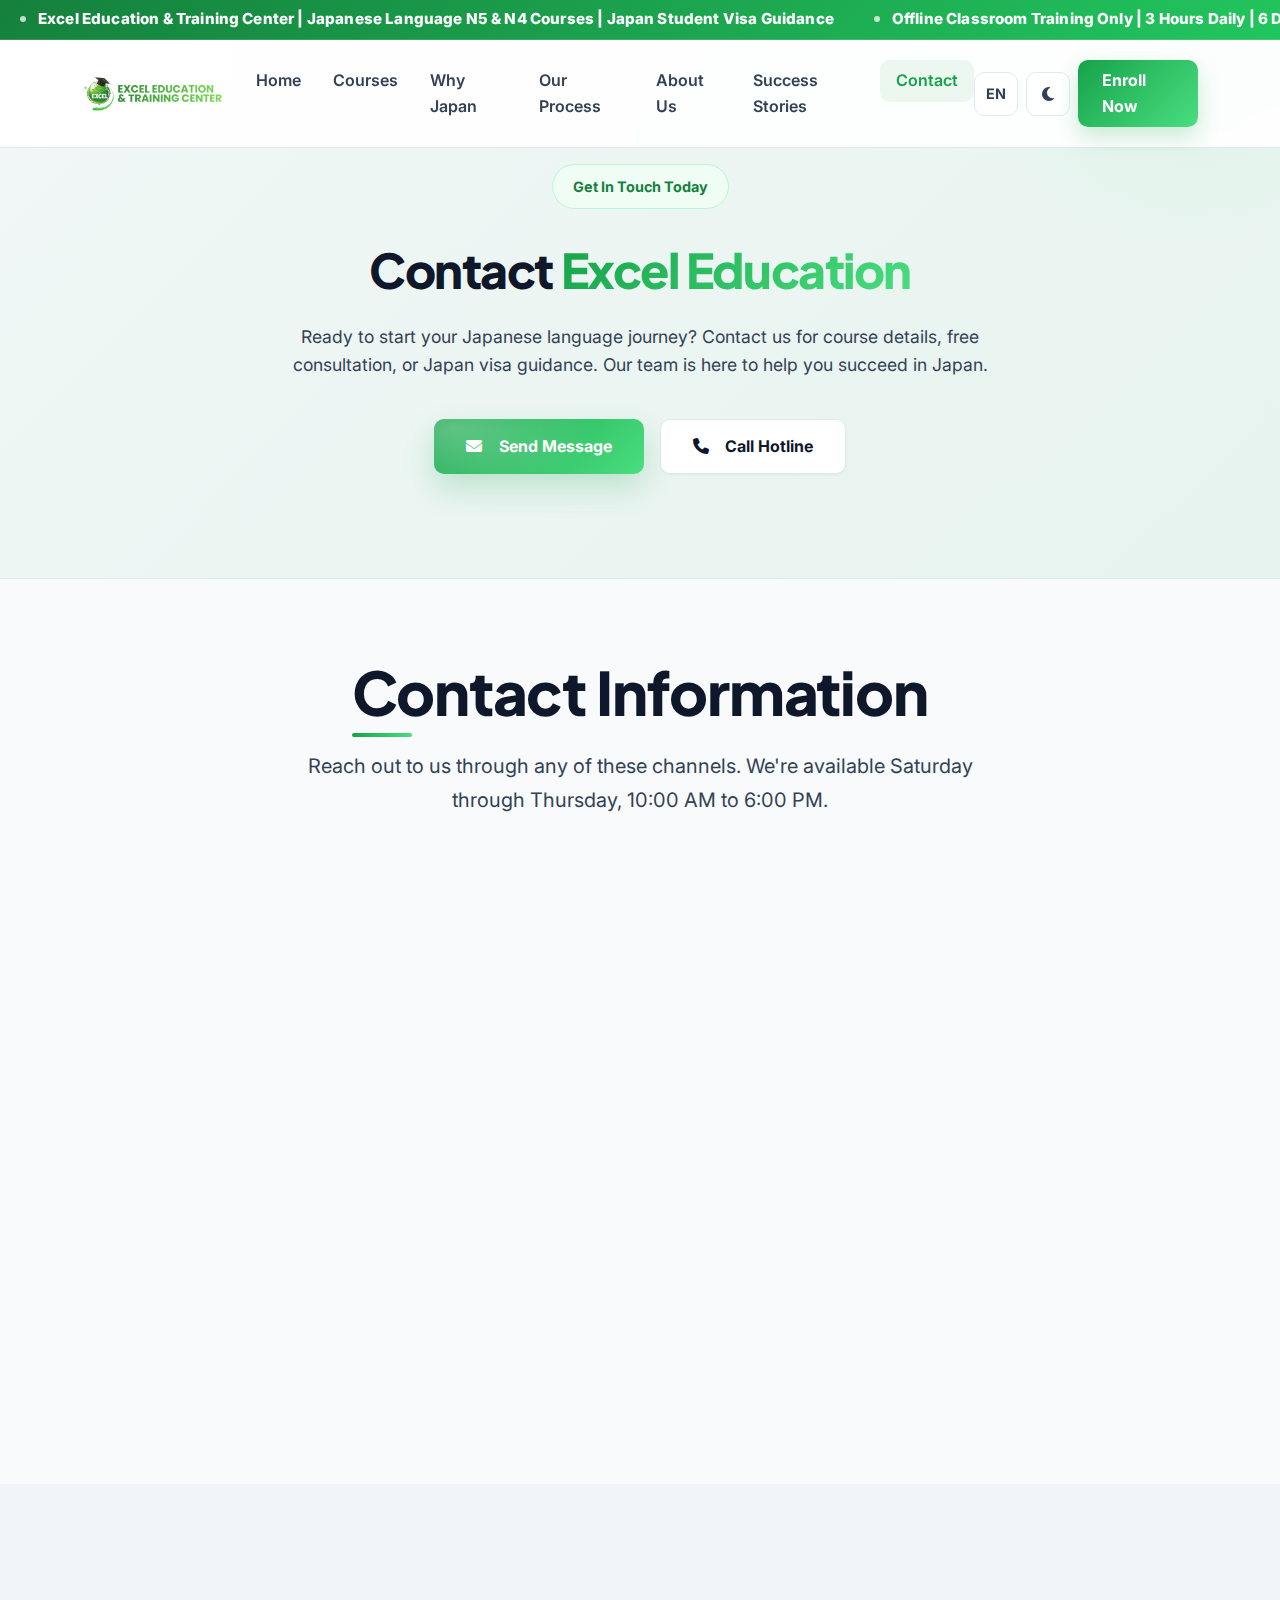
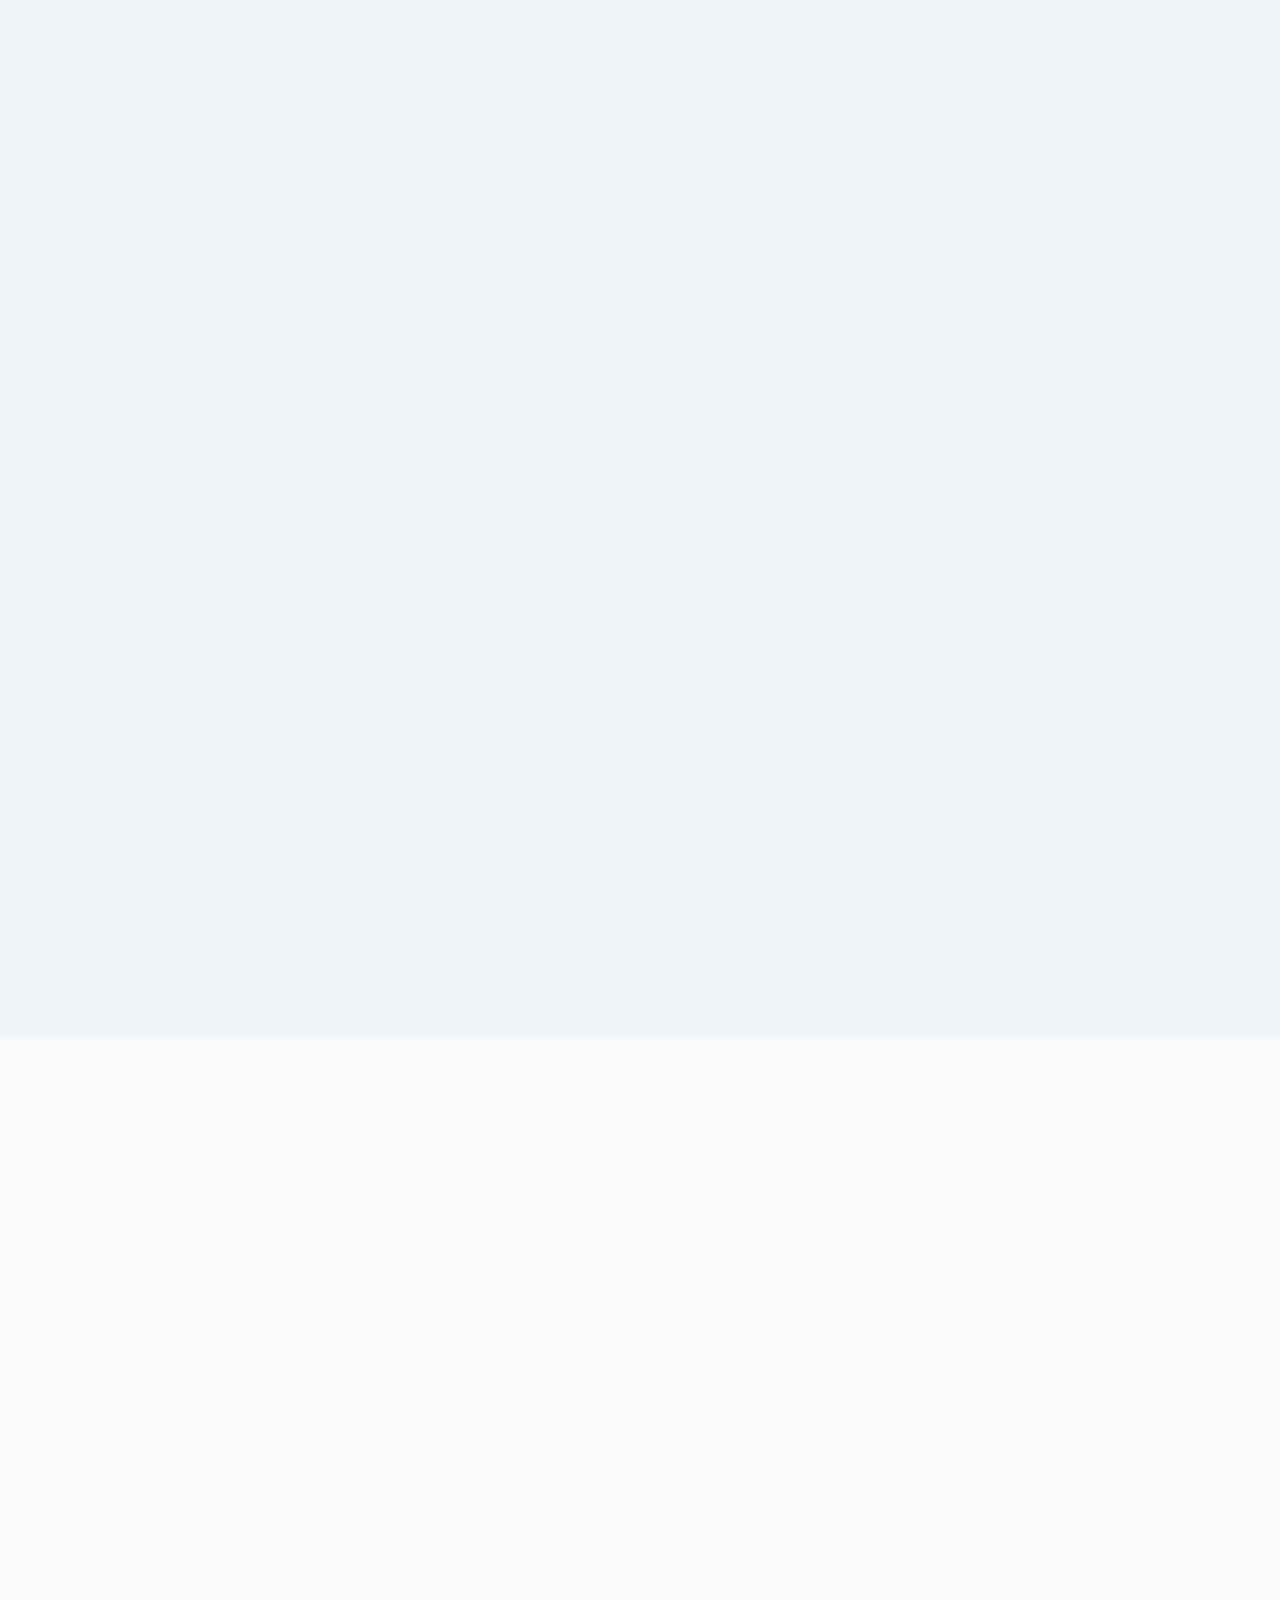
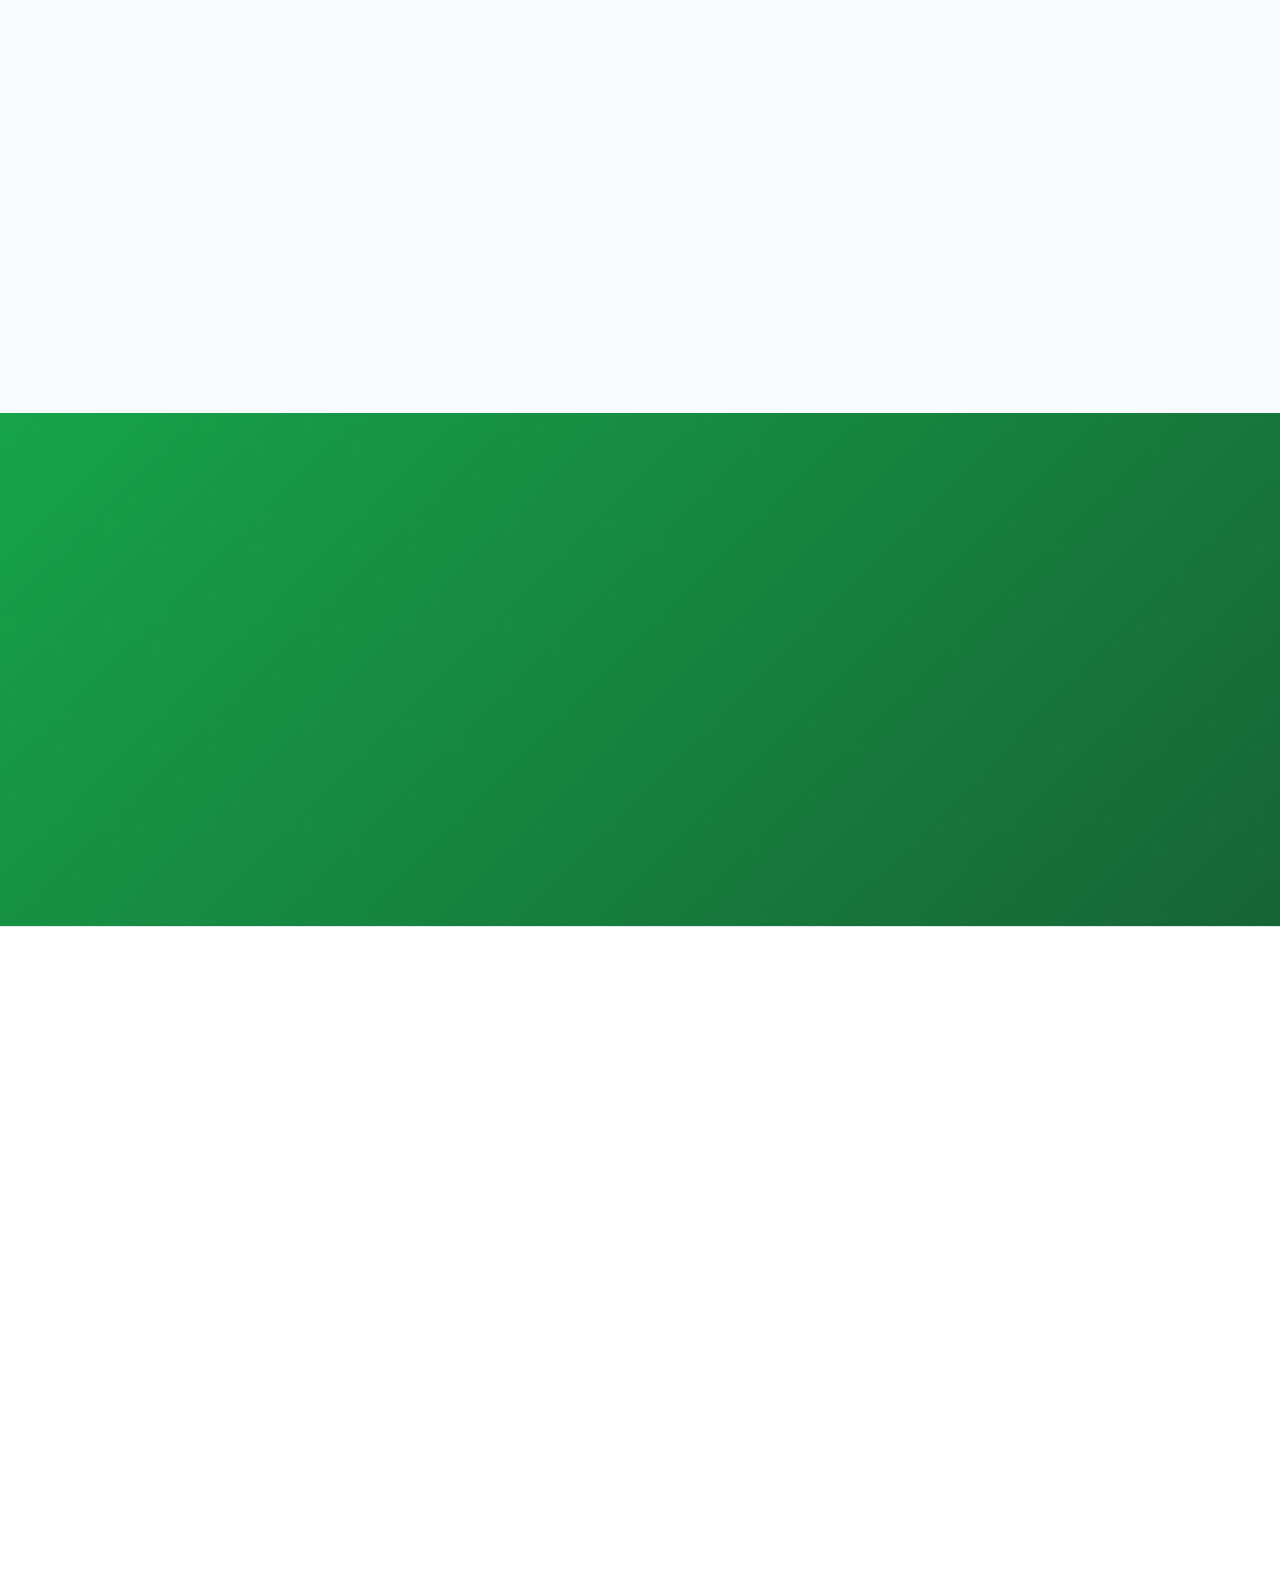
<file: contact.html>
<!doctype html>
<html lang="en" data-theme="light">

<head>
  <meta charset="utf-8" />
  <meta name="viewport" content="width=device-width, initial-scale=1" />
  <title>Contact Us | Excel Education & Training Center</title>
  <meta name="description"
    content="Contact Excel Education for Japanese language courses and Japan study visa guidance. Call our hotline, email, or visit our offices in Kajla, Jatrabari and Panthapath, Dhaka." />
  <meta name="theme-color" content="#166534" />

  <!-- Open Graph / Social Media Meta Tags -->
  <meta property="og:title" content="Contact Us | Excel Education & Training Center">
  <meta property="og:description"
    content="Contact Excel Education for Japanese language courses and Japan study visa guidance. Call our hotline, email, or visit our offices in Kajla, Jatrabari and Panthapath, Dhaka.">
  <meta property="og:image" content="https://excel-education.com/images/classroom.jpg">
  <meta property="og:url" content="https://excel-education.com/contact.html">
  <meta property="og:type" content="website">

  <!-- Twitter Card -->
  <meta name="twitter:card" content="summary_large_image">
  <meta name="twitter:title" content="Contact Us | Excel Education & Training Center">
  <meta name="twitter:description"
    content="Contact Excel Education for Japanese language courses and Japan study visa guidance. Call our hotline, email, or visit our offices in Kajla, Jatrabari and Panthapath, Dhaka.">
  <meta name="twitter:image" content="https://excel-education.com/images/classroom.jpg">

  <!-- Canonical Link -->
  <link rel="canonical" href="https://excel-education.com/contact.html" />

  <!-- Favicon -->
  <link rel="icon" type="image/png" href="favicon.png" />
  <link rel="apple-touch-icon" href="favicon.png" />

  <!-- Fonts & Icons -->
  <link
    href="https://fonts.googleapis.com/css2?family=Inter:wght@300;400;500;600;700;800;900&family=Plus+Jakarta+Sans:wght@400;500;600;700;800&display=swap"
    rel="stylesheet">
  <link rel="stylesheet" href="https://cdnjs.cloudflare.com/ajax/libs/font-awesome/6.4.0/css/all.min.css">
  <link href="https://cdn.jsdelivr.net/npm/bootstrap@5.3.3/dist/css/bootstrap.min.css" rel="stylesheet">
  <link rel="stylesheet" href="https://cdn.jsdelivr.net/npm/bootstrap-icons@1.11.1/font/bootstrap-icons.css">

  <!-- Custom CSS -->
  <link rel="stylesheet" href="css/style.css">

  <!-- Page-specific CSS -->
  <style>
    /* ===== HERO SECTION ===== */
    #contact-hero {
      min-height: 60vh;
      display: flex;
      align-items: center;
      padding-top: calc(var(--marquee-height) + var(--navbar-height));
      background: linear-gradient(135deg,
          rgba(22, 163, 74, 0.03) 0%,
          rgba(22, 163, 74, 0.08) 100%),
        var(--bg-primary);
      position: relative;
      overflow: hidden;
    }

    #contact-hero::before {
      content: '';
      position: absolute;
      width: 500px;
      height: 500px;
      border-radius: 50%;
      background: radial-gradient(circle, var(--primary-300) 0%, transparent 70%);
      opacity: 0.15;
      top: -250px;
      right: -150px;
      z-index: 0;
    }

    #contact-hero .container {
      position: relative;
      z-index: 1;
    }

    #contact-hero .hero-badge {
      display: inline-flex;
      align-items: center;
      gap: 10px;
      background: var(--primary-50);
      color: var(--primary-700);
      padding: 10px 20px;
      border-radius: 50px;
      font-weight: 700;
      font-size: 0.9rem;
      margin-bottom: 2rem;
      border: 1px solid var(--primary-200);
    }

    #contact-hero .hero-badge .dot {
      width: 8px;
      height: 8px;
      background: var(--primary-500);
      border-radius: 50%;
      animation: pulse 2s infinite;
    }

    #contact-hero h1.display-1 {
      font-size: 3rem;
      margin-bottom: 1.5rem;
      line-height: 1.2;
    }

    #contact-hero .hero-subtitle {
      font-size: 1.1rem;
      line-height: 1.6;
      max-width: 700px;
      margin: 0 auto 2.5rem;
      color: var(--text-secondary);
    }

    /* ===== CONTACT INFO SECTION ===== */
    .contact-info-section {
      padding: 80px 0;
      background: var(--bg-primary);
    }

    .contact-info-card {
      background: var(--bg-surface);
      border-radius: var(--radius-lg);
      padding: 2rem;
      height: 100%;
      border: 1px solid var(--border-color);
      box-shadow: var(--shadow-md);
      transition: all 0.3s ease;
      text-align: center;
    }

    .contact-info-card:hover {
      transform: translateY(-5px);
      box-shadow: var(--shadow-lg);
      border-color: var(--primary-300);
    }

    .contact-icon {
      width: 70px;
      height: 70px;
      background: linear-gradient(135deg, var(--primary-600), var(--primary-400));
      border-radius: var(--radius-lg);
      display: flex;
      align-items: center;
      justify-content: center;
      margin: 0 auto 1.5rem;
      color: white;
      font-size: 1.5rem;
      box-shadow: 0 8px 20px rgba(22, 163, 74, 0.2);
    }

    .contact-info-card h3 {
      font-size: 1.3rem;
      margin-bottom: 1rem;
      color: var(--text-primary);
    }

    .contact-info-card p {
      color: var(--text-secondary);
      line-height: 1.6;
      margin-bottom: 1.5rem;
      font-size: 0.95rem;
    }

    .contact-info-card a {
      color: var(--primary-600);
      font-weight: 600;
      text-decoration: none;
      font-size: 1.1rem;
      display: block;
      margin-bottom: 0.5rem;
    }

    .contact-info-card a:hover {
      color: var(--primary-700);
      text-decoration: underline;
    }

    /* ===== CONTACT FORM SECTION ===== */
    .contact-form-section {
      padding: 80px 0;
      background: var(--bg-secondary);
    }

    .contact-form-card {
      background: var(--bg-surface);
      border-radius: var(--radius-lg);
      padding: 2.5rem;
      border: 1px solid var(--border-color);
      box-shadow: var(--shadow-lg);
    }

    .form-control,
    .form-select {
      background-color: var(--bg-surface);
      border: 1px solid var(--border-color);
      color: var(--text-primary);
      padding: 0.9rem 1rem;
      border-radius: var(--radius-md);
      transition: var(--transition-fast);
      margin-bottom: 1.5rem;
    }

    .form-control:focus,
    .form-select:focus {
      border-color: var(--primary-500);
      box-shadow: 0 0 0 3px rgba(22, 163, 74, 0.2);
      background-color: var(--bg-surface);
      color: var(--text-primary);
    }

    .form-control::placeholder {
      color: var(--text-muted);
    }

    .form-label {
      font-weight: 600;
      margin-bottom: 0.5rem;
      color: var(--text-primary);
    }

    .alert-success {
      background-color: rgba(16, 185, 129, 0.1);
      border-color: rgba(16, 185, 129, 0.2);
      color: var(--success);
      border-radius: var(--radius-md);
    }

    .alert-danger {
      background-color: rgba(239, 68, 68, 0.1);
      border-color: rgba(239, 68, 68, 0.2);
      color: var(--error);
      border-radius: var(--radius-md);
    }

    /* ===== MAP SECTION ===== */
    .map-section {
      padding: 80px 0;
      background: var(--bg-primary);
    }

    .map-container {
      border-radius: var(--radius-lg);
      overflow: hidden;
      box-shadow: var(--shadow-lg);
      border: 1px solid var(--border-color);
      height: 400px;
    }

    /* ===== RESPONSIVE DESIGN ===== */
    @media (max-width: 992px) {
      #contact-hero h1.display-1 {
        font-size: 2.5rem;
      }

      #contact-hero .hero-subtitle {
        font-size: 1rem;
      }

      .contact-form-card {
        padding: 2rem;
      }
    }

    @media (max-width: 768px) {
      #contact-hero {
        min-height: 50vh;
        padding-top: calc(var(--marquee-height) + 80px);
      }

      #contact-hero h1.display-1 {
        font-size: 2rem;
      }

      .contact-info-section,
      .contact-form-section,
      .map-section {
        padding: 60px 0;
      }

      .contact-info-card,
      .contact-form-card {
        padding: 1.5rem;
      }

      .contact-icon {
        width: 60px;
        height: 60px;
        font-size: 1.3rem;
      }
    }

    @media (max-width: 576px) {
      #contact-hero h1.display-1 {
        font-size: 1.8rem;
      }

      .contact-form-card .btn {
        width: 100%;
      }

      .map-container {
        height: 300px;
      }
    }

    /* ===== ANIMATIONS ===== */
    @keyframes pulse {
      0% {
        transform: scale(1);
        opacity: 1;
      }

      50% {
        transform: scale(1.1);
        opacity: 0.8;
      }

      100% {
        transform: scale(1);
        opacity: 1;
      }
    }

    /* ===== DARK MODE ADJUSTMENTS ===== */
    [data-theme="dark"] #contact-hero .hero-badge {
      background: rgba(86, 239, 172, 0.1);
      color: var(--primary-300);
      border-color: rgba(86, 239, 172, 0.2);
    }

    [data-theme="dark"] .contact-info-card,
    [data-theme="dark"] .contact-form-card {
      background: var(--bg-surface);
      border-color: var(--border-color);
    }

    [data-theme="dark"] .contact-info-card a {
      color: var(--primary-400);
    }

    [data-theme="dark"] .contact-info-card a:hover {
      color: var(--primary-300);
    }
  </style>
</head>

<body>
  <!-- Top Running Marquee - FIXED -->
  <div class="top-marquee" aria-label="Excel Education Announcement">
    <a href="contact.html" title="Start Your Japanese Journey">
      <div class="marquee-container">
        <div class="marquee-track">
          <span>📞 Call Our Hotline: +880 1974-142455 | +880 1745-715127 - Japanese Language Courses & Visa
            Guidance</span>
          <span>🏢 Visit Our Offices: Kajla, Jatrabari & Panthapath, Dhaka | Saturday-Thursday, 10:00 AM – 6:00
            PM</span>
          <span>📧 Email: info@exceleducationcenter.com | admissions@exceleducationcenter.com</span>
          <span>🎌 Admissions Open for April & October 2025 Intakes - Book Your Free Consultation Today!</span>
        </div>
      </div>
    </a>
  </div>

  <!-- Navigation -->
  <nav class="navbar navbar-expand-lg">
    <div class="container">
      <a class="navbar-brand" href="index.html" aria-label="Excel Education Home">
        <img src="logo.png" alt="Excel Education & Training Center Logo" class="brand-logo-img" />
      </a>

      <div class="mobile-controls d-lg-none">
        <button class="lang-toggle lang-toggle-mobile" id="langToggleMobile" type="button" aria-label="Toggle language">
          EN
        </button>
        <button class="theme-toggle theme-toggle-mobile" id="themeToggleMobile" type="button" aria-label="Toggle theme">
          <i class="fas fa-moon"></i>
        </button>
        <button class="navbar-toggler" type="button" data-bs-toggle="collapse" data-bs-target="#navbarNav"
          aria-label="Open menu">
          <i class="fas fa-bars"></i>
        </button>
      </div>

      <div class="collapse navbar-collapse" id="navbarNav">
        <ul class="navbar-nav mx-auto">
          <li class="nav-item"><a class="nav-link" href="index.html" data-en="Home" data-ja="ホーム">Home</a></li>
          <li class="nav-item"><a class="nav-link" href="courses.html" data-en="Courses" data-ja="コース">Courses</a></li>
          <li class="nav-item"><a class="nav-link" href="why-japan.html" data-en="Why Japan" data-ja="日本について">Why
              Japan</a></li>
          <li class="nav-item"><a class="nav-link" href="process.html" data-en="Our Process" data-ja="プロセス">Our
              Process</a></li>
          <li class="nav-item"><a class="nav-link" href="about.html" data-en="About Us" data-ja="会社概要">About Us</a></li>
          <li class="nav-item"><a class="nav-link" href="testimonials.html" data-en="Success Stories"
              data-ja="成功事例">Success Stories</a></li>
          <li class="nav-item"><a class="nav-link active" href="contact.html" data-en="Contact"
              data-ja="お問い合わせ">Contact</a></li>
        </ul>

        <div class="d-flex align-items-center gap-2 d-none d-lg-flex">
          <button class="lang-toggle" id="langToggleDesktop" type="button" aria-label="Toggle language">
            EN
          </button>
          <button class="theme-toggle" id="themeToggleDesktop" type="button" aria-label="Toggle theme">
            <i class="fas fa-moon"></i>
          </button>
          <a href="contact.html" class="nav-highlight" data-en="Enroll Now" data-ja="申し込む">Enroll Now</a>
        </div>
      </div>
    </div>
  </nav>

  <!-- Hero Section -->
  <section class="hero" id="contact-hero">
    <div class="container">
      <div class="row justify-content-center">
        <div class="col-lg-8 text-center">
          <div class="hero-badge animate-on-scroll" data-en="Get In Touch Today" data-ja="今日お問い合わせください">
            <span class="dot"></span>
            <span>Get In Touch Today</span>
          </div>

          <h1 class="display-1 mb-4 animate-on-scroll">
            <span data-en="Contact <span class='text-gradient'>Excel Education</span>"
              data-ja="<span class='text-gradient'>エクセル教育</span>へお問い合わせ">Contact <span class="text-gradient">Excel
                Education</span></span>
          </h1>

          <p class="hero-subtitle animate-on-scroll" style="transition-delay: 120ms;"
            data-en="Ready to start your Japanese language journey? Contact us for course details, free consultation, or Japan visa guidance. Our team is here to help you succeed in Japan."
            data-ja="日本語学習の旅を始める準備はできていますか？コース詳細、無料相談、日本ビザガイダンスについてお問い合わせください。私たちのチームはあなたの日本での成功を支援します。">
            Ready to start your Japanese language journey? Contact us for course details, free consultation, or Japan
            visa guidance. Our team is here to help you succeed in Japan.
          </p>

          <div class="d-flex flex-wrap gap-3 justify-content-center mb-4 animate-on-scroll"
            style="transition-delay: 240ms;">
            <a href="#contact-form" class="btn btn-primary">
              <i class="fas fa-envelope me-2"></i> <span data-en="Send Message" data-ja="メッセージを送信">Send Message</span>
            </a>
            <a href="tel:+8801974142455" class="btn btn-secondary">
              <i class="fas fa-phone me-2"></i> <span data-en="Call Hotline" data-ja="ホットラインにお電話">Call Hotline</span>
            </a>
          </div>
        </div>
      </div>
    </div>
  </section>

  <!-- Contact Information -->
  <section class="contact-info-section">
    <div class="container">
      <div class="row mb-5">
        <div class="col-lg-8 mx-auto text-center">
          <h2 class="display-2 mb-4 section-title animate-on-scroll" data-en="Contact Information" data-ja="連絡先情報">
            Contact Information
          </h2>
          <p class="section-subtitle animate-on-scroll" style="transition-delay: 120ms;"
            data-en="Reach out to us through any of these channels. We're available Saturday through Thursday, 10:00 AM to 6:00 PM."
            data-ja="これらのチャネルのいずれかを通じてご連絡ください。土曜日から木曜日、午前10時から午後6時まで対応可能です。">
            Reach out to us through any of these channels. We're available Saturday through Thursday, 10:00 AM to 6:00
            PM.
          </p>
        </div>
      </div>

      <div class="row g-4">
        <!-- Phone -->
        <div class="col-md-4 animate-on-scroll">
          <div class="contact-info-card">
            <div class="contact-icon">
              <i class="fas fa-phone-alt"></i>
            </div>
            <h3 data-en="Phone & Hotline" data-ja="電話とホットライン">Phone & Hotline</h3>
            <p data-en="Call us directly for immediate assistance with course enrollment, fees, or consultation."
              data-ja="コース登録、料金、相談について直接お電話ください。">
              Call us directly for immediate assistance with course enrollment, fees, or consultation.
            </p>
            <a href="tel:+8801974142455">+880 1974-142455</a>
            <a href="tel:+8801745715127">+880 1745-715127</a>
            <p class="text-tertiary small mt-3">
              <i class="fas fa-clock me-1"></i>
              <span data-en="Sat-Thu, 10:00 AM – 6:00 PM" data-ja="土〜木、午前10時 – 午後6時">Sat-Thu, 10:00 AM – 6:00 PM</span>
            </p>
          </div>
        </div>

        <!-- Email -->
        <div class="col-md-4 animate-on-scroll" style="transition-delay: 120ms;">
          <div class="contact-info-card">
            <div class="contact-icon">
              <i class="fas fa-envelope"></i>
            </div>
            <h3 data-en="Email Address" data-ja="メールアドレス">Email Address</h3>
            <p data-en="Send us an email for detailed inquiries, document submissions, or scheduled consultations."
              data-ja="詳細なお問い合わせ、書類提出、予約相談はメールでお送りください。">
              Send us an email for detailed inquiries, document submissions, or scheduled consultations.
            </p>
            <a href="mailto:info@exceleducationcenter.com">info@exceleducationcenter.com</a>
            <a href="mailto:admissions@exceleducationcenter.com">admissions@exceleducationcenter.com</a>
            <p class="text-tertiary small mt-3">
              <i class="fas fa-reply me-1"></i>
              <span data-en="24-hour response time" data-ja="24時間以内の返信">24-hour response time</span>
            </p>
          </div>
        </div>

        <!-- Office -->
        <div class="col-md-4 animate-on-scroll" style="transition-delay: 240ms;">
          <div class="contact-info-card">
            <div class="contact-icon">
              <i class="fas fa-map-marker-alt"></i>
            </div>
            <h3 data-en="Office Locations" data-ja="オフィス所在地">Office Locations</h3>
            <p data-en="Visit our offices for face-to-face consultation, course registration, or document submission."
              data-ja="対面相談、コース登録、書類提出のためにお越しください。">
              Visit our offices for face-to-face consultation, course registration, or document submission.
            </p>
            <p class="mb-2"><strong>Main Office:</strong><br>Kajla, Jatrabari, Dhaka</p>
            <p><strong>Branch Office:</strong><br>Indira Road, Tejgaon, Dhaka 1215</p>
            <p class="text-tertiary small mt-3">
              <i class="fas fa-door-open me-1"></i>
              <span data-en="Walk-in welcome" data-ja="飛び込み歓迎">Walk-in welcome</span>
            </p>
          </div>
        </div>
      </div>
    </div>
  </section>

  <!-- Contact Form -->
  <section class="contact-form-section" id="contact-form">
    <div class="container">
      <div class="row">
        <div class="col-lg-8 mx-auto">
          <div class="contact-form-card animate-on-scroll">
            <h2 class="display-3 mb-4" data-en="Send Us a Message" data-ja="メッセージを送信">Send Us a Message</h2>
            <p class="mb-4"
              data-en="Fill out the form below and our team will contact you within 24 hours to discuss your Japanese language learning goals and visa requirements."
              data-ja="以下のフォームに記入してください。24時間以内にチームが日本語学習の目標とビザ要件についてご連絡いたします。">
              Fill out the form below and our team will contact you within 24 hours to discuss your Japanese language
              learning goals and visa requirements.
            </p>

            <form id="contactForm" novalidate>
              <!-- Form Status Messages -->
              <div id="formSuccess" class="alert alert-success d-none mb-4" role="alert">
                <i class="fas fa-check-circle me-2"></i>
                <span data-en="Thank you! Your message has been sent successfully. We will contact you within 24 hours."
                  data-ja="ありがとうございます！メッセージは正常に送信されました。24時間以内にご連絡いたします。">
                  Thank you! Your message has been sent successfully. We will contact you within 24 hours.
                </span>
              </div>

              <div id="formError" class="alert alert-danger d-none mb-4" role="alert">
                <i class="fas fa-exclamation-circle me-2"></i>
                <span data-en="There was an error submitting your form. Please try again or call us directly."
                  data-ja="フォームの送信中にエラーが発生しました。もう一度お試しいただくか、直接お電話ください。">
                  There was an error submitting your form. Please try again or call us directly.
                </span>
              </div>

              <div class="row">
                <div class="col-md-6">
                  <label for="fullName" class="form-label" data-en="Full Name *" data-ja="氏名 *">Full Name *</label>
                  <input type="text" class="form-control" id="fullName" name="fullName" required
                    placeholder="Enter your full name">
                  <div class="invalid-feedback" data-en="Please enter your full name." data-ja="氏名を入力してください。">
                    Please enter your full name.
                  </div>
                </div>

                <div class="col-md-6">
                  <label for="phoneNumber" class="form-label" data-en="Phone Number *" data-ja="電話番号 *">Phone Number
                    *</label>
                  <input type="tel" class="form-control" id="phoneNumber" name="phoneNumber" required
                    placeholder="e.g., +880 1XXX-XXXXXX">
                  <div class="invalid-feedback" data-en="Please enter a valid phone number."
                    data-ja="有効な電話番号を入力してください。">
                    Please enter a valid phone number.
                  </div>
                </div>
              </div>

              <div class="row">
                <div class="col-md-6">
                  <label for="emailAddress" class="form-label" data-en="Email Address *" data-ja="メールアドレス *">Email
                    Address *</label>
                  <input type="email" class="form-control" id="emailAddress" name="emailAddress" required
                    placeholder="your.email@example.com">
                  <div class="invalid-feedback" data-en="Please enter a valid email address."
                    data-ja="有効なメールアドレスを入力してください。">
                    Please enter a valid email address.
                  </div>
                </div>

                <div class="col-md-6">
                  <label for="interestedCourse" class="form-label" data-en="Interested Course"
                    data-ja="興味のあるコース">Interested Course</label>
                  <select class="form-select" id="interestedCourse" name="interestedCourse">
                    <option value="" data-en="Select a course" data-ja="コースを選択">Select a course</option>
                    <option value="n5" data-en="Japanese N5 (Beginner)" data-ja="日本語N5（初心者）">Japanese N5 (Beginner)
                    </option>
                    <option value="n4" data-en="Japanese N4 (Intermediate)" data-ja="日本語N4（中級）">Japanese N4
                      (Intermediate)</option>
                    <option value="both" data-en="Both N5 & N4" data-ja="N5とN4両方">Both N5 & N4</option>
                    <option value="jft" data-en="JFT Basic Test" data-ja="JFT基礎テスト">JFT Basic Test</option>
                  </select>
                </div>
              </div>

              <div class="row">
                <div class="col-12">
                  <label for="messageSubject" class="form-label" data-en="Subject *" data-ja="件名 *">Subject *</label>
                  <input type="text" class="form-control" id="messageSubject" name="messageSubject" required
                    placeholder="Brief description of your inquiry">
                  <div class="invalid-feedback" data-en="Please enter a subject for your message."
                    data-ja="メッセージの件名を入力してください。">
                    Please enter a subject for your message.
                  </div>
                </div>
              </div>

              <div class="row">
                <div class="col-12">
                  <label for="messageContent" class="form-label" data-en="Your Message *" data-ja="メッセージ *">Your Message
                    *</label>
                  <textarea class="form-control" id="messageContent" name="messageContent" rows="6" required
                    placeholder="Please describe your inquiry in detail. Include any specific questions about courses, fees, visa process, or consultation."></textarea>
                  <div class="invalid-feedback" data-en="Please enter your message." data-ja="メッセージを入力してください。">
                    Please enter your message.
                  </div>
                </div>
              </div>

              <div class="row mt-3">
                <div class="col-12">
                  <div class="form-check mb-4">
                    <input class="form-check-input" type="checkbox" id="privacyConsent" name="privacyConsent" required>
                    <label class="form-check-label small" for="privacyConsent">
                      <span
                        data-en="I agree to the privacy policy and consent to Excel Education contacting me regarding my inquiry."
                        data-ja="プライバシーポリシーに同意し、エクセル教育がお問い合わせに関する連絡をすることに同意します。">
                        I agree to the privacy policy and consent to Excel Education contacting me regarding my inquiry.
                      </span>
                    </label>
                    <div class="invalid-feedback" data-en="You must agree to the privacy policy before submitting."
                      data-ja="送信する前にプライバシーポリシーに同意する必要があります。">
                      You must agree to the privacy policy before submitting.
                    </div>
                  </div>
                </div>
              </div>

              <button type="submit" class="btn btn-primary px-5 py-3">
                <i class="fas fa-paper-plane me-2"></i>
                <span data-en="Send Message" data-ja="メッセージを送信">Send Message</span>
              </button>

              <p class="text-tertiary small mt-3">
                <i class="fas fa-info-circle me-2"></i>
                <span data-en="For urgent inquiries, please call our hotline directly for immediate assistance."
                  data-ja="緊急のお問い合わせの場合は、直接ホットラインにお電話ください。">
                  For urgent inquiries, please call our hotline directly for immediate assistance.
                </span>
              </p>
            </form>
          </div>
        </div>
      </div>
    </div>
  </section>

  <!-- Map Section -->
  <section class="map-section">
    <div class="container">
      <div class="row mb-5">
        <div class="col-lg-8 mx-auto text-center">
          <h2 class="display-2 mb-4 section-title animate-on-scroll" data-en="Find Our Office" data-ja="オフィスを探す">Find
            Our Office</h2>
          <p class="section-subtitle animate-on-scroll" style="transition-delay: 120ms;"
            data-en="Visit our main office in Jatrabari, conveniently located with easy access from major parts of Dhaka."
            data-ja="ダッカの主要地域から簡単にアクセスできる便利な場所にあるジャトラバリの本社をお訪ねください。">
            Visit our main office in Jatrabari, conveniently located with easy access from major parts of Dhaka.
          </p>
        </div>
      </div>

      <div class="row">
        <div class="col-lg-10 mx-auto animate-on-scroll" style="transition-delay: 240ms;">
          <div class="map-container">
            <!-- Embedded Google Map with your location -->
            <iframe
              src="https://www.google.com/maps/embed?pb=!1m18!1m12!1m3!1d29225.503963602834!2d90.40889731083985!3d23.704979700000006!2m3!1f0!2f0!3f0!3m2!1i1024!2i768!4f13.1!3m3!1m2!1s0x3755b9911ce3621f%3A0x43b2b30a40f594d5!2z8J2XmPCdmIXwnZew8J2XsvCdl7kg8J2XmPCdl7HwnZiC8J2XsPCdl67wnZiB8J2XtvCdl7zwnZe7ICYg8J2Xp_Cdl7_wnZeu8J2XtvCdl7vwnZe28J2Xu_Cdl7Qg8J2XlvCdl7LwnZe78J2YgfCdl7LwnZe_!5e0!3m2!1sen!2sbd!4v1769671474363!5m2!1sen!2sbd"
              width="100%" height="450" style="border:0;" allowfullscreen="" loading="lazy"
              referrerpolicy="no-referrer-when-downgrade"
              title="Excel Education & Training Center Location - Jatrabari, Dhaka">
            </iframe>
          </div>

          <div class="row mt-4">
            <div class="col-md-6">
              <div class="p-3 rounded-3" style="background-color: rgba(22, 163, 74, 0.05);">
                <h5 class="fw-bold mb-2" data-en="Main Office" data-ja="本社">Main Office</h5>
                <p class="mb-2">Kajla, Jatrabari, Dhaka, Bangladesh</p>
                <p class="text-tertiary small mb-0">
                  <i class="fas fa-clock me-1"></i>
                  <span data-en="Sat-Thu: 10:00 AM – 6:00 PM" data-ja="土〜木: 午前10時 – 午後6時">Sat-Thu: 10:00 AM – 6:00
                    PM</span>
                </p>
              </div>
            </div>
            <div class="col-md-6">
              <div class="p-3 rounded-3" style="background-color: rgba(22, 163, 74, 0.05);">
                <h5 class="fw-bold mb-2" data-en="Branch Office" data-ja="支店">Branch Office</h5>
                <p class="mb-2">Indira Road, Tejgaon, Dhaka 1215</p>
                <p class="text-tertiary small mb-0">
                  <i class="fas fa-clock me-1"></i>
                  <span data-en="Sat-Thu: 10:00 AM – 6:00 PM" data-ja="土〜木: 午前10時 – 午後6時">Sat-Thu: 10:00 AM – 6:00
                    PM</span>
                </p>
              </div>
            </div>
          </div>
        </div>
      </div>
    </div>
  </section>

  <!-- CTA -->
  <section class="cta" id="cta">
    <div class="container">
      <div class="cta-content animate-on-scroll">
        <h2 class="cta-title" data-en="Start Your Japanese Journey Today" data-ja="今日から日本語の旅を始めましょう">Start Your Japanese
          Journey Today</h2>
        <p class="cta-subtitle"
          data-en="Contact Excel Education now for professional Japanese language training and expert visa guidance."
          data-ja="プロの日本語研修と専門家のビザガイダンスのために、今すぐエクセル教育にご連絡ください。">
          Contact Excel Education now for professional Japanese language training and expert visa guidance.
        </p>

        <div class="cta-buttons">
          <a href="tel:+8801974142455" class="btn btn-light px-5 py-3">
            <i class="fas fa-phone me-2"></i>
            <span data-en="Call Hotline Now" data-ja="今すぐホットラインにお電話">Call Hotline Now</span>
          </a>
          <a href="#contact-form" class="btn btn-outline-light px-5 py-3">
            <i class="fas fa-envelope me-2"></i>
            <span data-en="Send a Message" data-ja="メッセージを送信">Send a Message</span>
          </a>
        </div>

        <p class="mt-4 opacity-75">
          <i class="fas fa-map-marker-alt me-2"></i>
          <span data-en="Visit us: Kajla, Jatrabari, Dhaka | Panthapath, Dhaka-1205"
            data-ja="お越しください：カジュラ、ジャトラバリ、ダッカ | パンタパス、ダッカ-1205">
            Visit us: Kajla, Jatrabari, Dhaka | Panthapath, Dhaka-1205
          </span>
        </p>
      </div>
    </div>
  </section>

  <!-- Footer -->
  <footer>
    <div class="container">
      <div class="row">
        <div class="col-lg-4 mb-5 mb-lg-0 animate-on-scroll">
          <div class="footer-logo">
            <img src="logo.png" alt="Excel Education & Training Center Logo" class="brand-logo-img" />
          </div>
          <p class="footer-description"
            data-en="Excel Education & Training Center is a premier Japanese language institute in Dhaka, offering intensive N5/N4 courses and Japan student visa guidance through structured offline classroom training in a disciplined, focused environment."
            data-ja="エクセル教育トレーニングセンターはダッカの主要な日本語学校で、規律ある集中環境での体系的な対面教室研修を通じて、集中的なN5/N4コースと日本学生ビザガイダンスを提供しています。">
            Excel Education & Training Center is a premier Japanese language institute in Dhaka,
            offering intensive N5/N4 courses and Japan student visa guidance through structured
            offline classroom training in a disciplined, focused environment.
          </p>

          <div class="social-links">
            <a href="#" class="social-link" aria-label="Facebook"><i class="fab fa-facebook-f"></i></a>
            <a href="#" class="social-link" aria-label="Instagram"><i class="fab fa-instagram"></i></a>
            <a href="#" class="social-link" aria-label="YouTube"><i class="fab fa-youtube"></i></a>
            <a href="#" class="social-link" aria-label="LinkedIn"><i class="fab fa-linkedin-in"></i></a>
          </div>
        </div>

        <div class="col-lg-2 col-md-4 mb-5 mb-md-0 animate-on-scroll" style="transition-delay: 120ms;">
          <h5 class="footer-heading" data-en="Quick Links" data-ja="クイックリンク">Quick Links</h5>
          <a href="index.html" class="footer-link" data-en="Home" data-ja="ホーム">Home</a>
          <a href="courses.html" class="footer-link" data-en="Courses" data-ja="コース">Courses</a>
          <a href="why-japan.html" class="footer-link" data-en="Why Japan" data-ja="日本について">Why Japan</a>
          <a href="process.html" class="footer-link" data-en="Our Process" data-ja="プロセス">Our Process</a>
          <a href="about.html" class="footer-link" data-en="About Us" data-ja="会社概要">About Us</a>
          <a href="testimonials.html" class="footer-link" data-en="Success Stories" data-ja="成功事例">Success Stories</a>
          <a href="#gallery" class="footer-link" data-en="Photo Gallery" data-ja="フォトギャラリー">Photo Gallery</a>
          <a href="#faq" class="footer-link" data-en="FAQ" data-ja="よくある質問">FAQ</a>
        </div>

        <div class="col-lg-3 col-md-4 mb-5 mb-md-0 animate-on-scroll" style="transition-delay: 240ms;">
          <h5 class="footer-heading" data-en="Our Courses" data-ja="コース一覧">Our Courses</h5>
          <a href="courses.html#n5" class="footer-link" data-en="Japanese N5 (Beginner)" data-ja="日本語N5 (初心者)">Japanese
            N5 (Beginner)</a>
          <a href="courses.html#n4" class="footer-link" data-en="Japanese N4 (Intermediate)"
            data-ja="日本語N4 (中級)">Japanese N4 (Intermediate)</a>
          <a href="courses.html#batch" class="footer-link" data-en="Batch Schedule" data-ja="バッチスケジュール">Batch
            Schedule</a>
          <a href="courses.html#fees" class="footer-link" data-en="Fee Structure" data-ja="料金体系">Fee Structure</a>
          <a href="courses.html#materials" class="footer-link" data-en="Study Materials" data-ja="学習教材">Study
            Materials</a>
        </div>

        <div class="col-lg-3 col-md-4 animate-on-scroll" style="transition-delay: 360ms;">
          <h5 class="footer-heading" data-en="Contact Information" data-ja="連絡先情報">Contact Information</h5>
          <div class="mb-4">
            <div class="d-flex align-items-start mb-3">
              <i class="fas fa-map-marker-alt mt-1 me-3" style="color: var(--primary-600);"></i>
              <div>
                <div class="fw-bold small" data-en="Address" data-ja="住所">Address</div>
                <div class="text-tertiary">Kajla, Jatrabari, Dhaka, Bangladesh</div>
              </div>
            </div>

            <div class="d-flex align-items-start mb-3">
              <i class="fas fa-clock mt-1 me-3" style="color: var(--primary-600);"></i>
              <div>
                <div class="fw-bold small" data-en="Office Hours" data-ja="営業時間">Office Hours</div>
                <div class="text-tertiary" data-en="Saturday – Thursday" data-ja="土曜日 – 木曜日">Saturday – Thursday</div>
                <div class="text-tertiary" data-en="10:00 AM – 6:00 PM" data-ja="午前10時 – 午後6時">10:00 AM – 6:00 PM</div>
              </div>
            </div>

            <div class="d-flex align-items-start">
              <i class="fas fa-phone mt-1 me-3" style="color: var(--primary-600);"></i>
              <div>
                <div class="fw-bold small" data-en="Phone" data-ja="電話">Phone</div>
                <a href="tel:+880XXXXXXXXXX" class="footer-link">+880 1745-715127</a>
              </div>
            </div>
          </div>
        </div>
      </div>

      <div class="footer-bottom animate-on-scroll" style="transition-delay: 480ms;">
        <p data-en="© <span id='currentYear'></span> Excel Education & Training Center. All rights reserved."
          data-ja="© <span id='currentYear'></span> エクセル教育トレーニングセンター。無断複写・転載を禁じます。">
          © <span id="currentYear"></span> Excel Education & Training Center. All rights reserved.
        </p>
        <div class="footer-legal">
          <a href="privacy.html" data-en="Privacy Policy" data-ja="プライバシーポリシー">Privacy Policy</a>
          <a href="terms.html" data-en="Terms & Conditions" data-ja="利用規約">Terms & Conditions</a>
          <a href="disclaimer.html" data-en="Disclaimer" data-ja="免責事項">Disclaimer</a>
          <a href="sitemap.html" data-en="Sitemap" data-ja="サイトマップ">Sitemap</a>
        </div>
      </div>
    </div>
  </footer>

  <!-- Back to top -->
  <button class="back-top" id="backTop" type="button" aria-label="Back to top">
    <i class="fas fa-arrow-up"></i>
  </button>

  <!-- JavaScript -->
  <script src="https://cdn.jsdelivr.net/npm/bootstrap@5.3.3/dist/js/bootstrap.bundle.min.js"></script>
  <script src="js/main.js"></script>

  <!-- Contact Form JavaScript -->
  <script>
    document.addEventListener('DOMContentLoaded', function () {
      // Form validation and submission
      const contactForm = document.getElementById('contactForm');
      const formSuccess = document.getElementById('formSuccess');
      const formError = document.getElementById('formError');

      if (contactForm) {
        contactForm.addEventListener('submit', function (event) {
          event.preventDefault();
          event.stopPropagation();

          // Hide previous messages
          formSuccess.classList.add('d-none');
          formError.classList.add('d-none');

          // Check form validity
          if (!contactForm.checkValidity()) {
            // Mark invalid fields
            const invalidFields = contactForm.querySelectorAll(':invalid');
            invalidFields.forEach(field => {
              field.classList.add('is-invalid');
            });

            // Scroll to first invalid field
            const firstInvalid = invalidFields[0];
            if (firstInvalid) {
              firstInvalid.scrollIntoView({ behavior: 'smooth', block: 'center' });
              firstInvalid.focus();
            }

            return;
          }

          // Form is valid - show success message
          contactForm.classList.add('was-validated');

          // Show loading state on button
          const submitBtn = contactForm.querySelector('button[type="submit"]');
          const originalBtnText = submitBtn.innerHTML;
          submitBtn.disabled = true;
          submitBtn.innerHTML = '<i class="fas fa-spinner fa-spin me-2"></i> Sending...';

          // Prepare form data
          const formData = new FormData(contactForm);

          // Send data to PHP script
          fetch('send_email.php', {
            method: 'POST',
            body: formData
          })
            .then(response => response.text())
            .then(text => {
              try {
                return JSON.parse(text);
              } catch (e) {
                console.error('Server returned raw text instead of JSON:', text);
                if (text.trim().startsWith('<?php')) {
                  throw new Error('PHP is not executing. Please access this page via http://localhost/excel/contact.html');
                }
                throw new Error('Server error. Check console for details.');
              }
            })
            .then(data => {
              if (data.success) {
                // Redirect to thank you page on success
                window.location.href = 'thank-you.html';
              } else {
                throw new Error(data.message || 'Form submission failed.');
              }
            })
            .catch(error => {
              console.error('Error:', error);
              formError.classList.remove('d-none');
              formError.querySelector('span').textContent = error.message || 'There was an error submitting your form. Please try again or call us directly.';
              formError.scrollIntoView({ behavior: 'smooth', block: 'center' });
            })
            .finally(() => {
              // Restore button state
              submitBtn.disabled = false;
              submitBtn.innerHTML = originalBtnText;
            });
        });

        // Real-time validation for fields
        const formFields = contactForm.querySelectorAll('.form-control, .form-select, .form-check-input');
        formFields.forEach(field => {
          field.addEventListener('input', function () {
            if (this.checkValidity()) {
              this.classList.remove('is-invalid');
            }
          });

          // For checkboxes
          if (field.type === 'checkbox') {
            field.addEventListener('change', function () {
              if (this.checkValidity()) {
                this.classList.remove('is-invalid');
              }
            });
          }
        });
      }

      // Update current year in footer
      const yearElement = document.getElementById('currentYear');
      if (yearElement) {
        yearElement.textContent = new Date().getFullYear();
      }
    });
  </script>
</body>

</html>
</file>
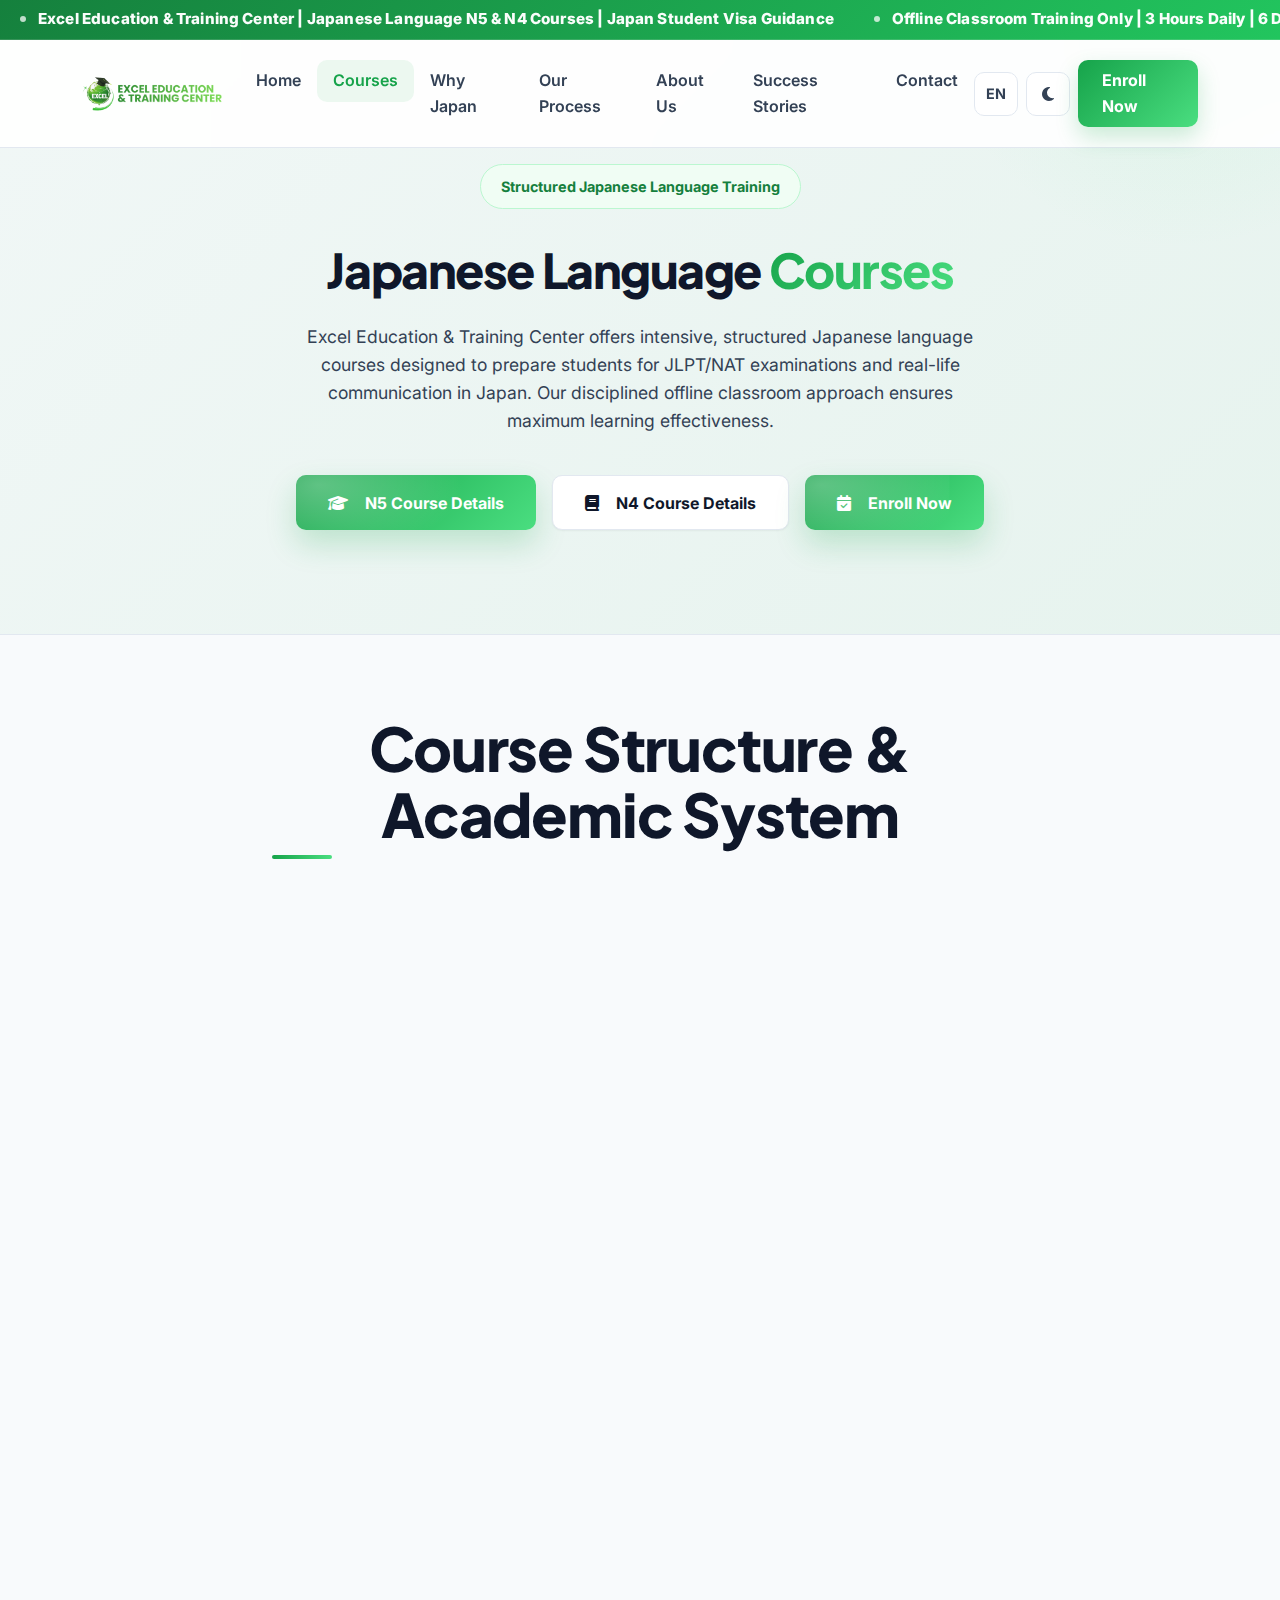
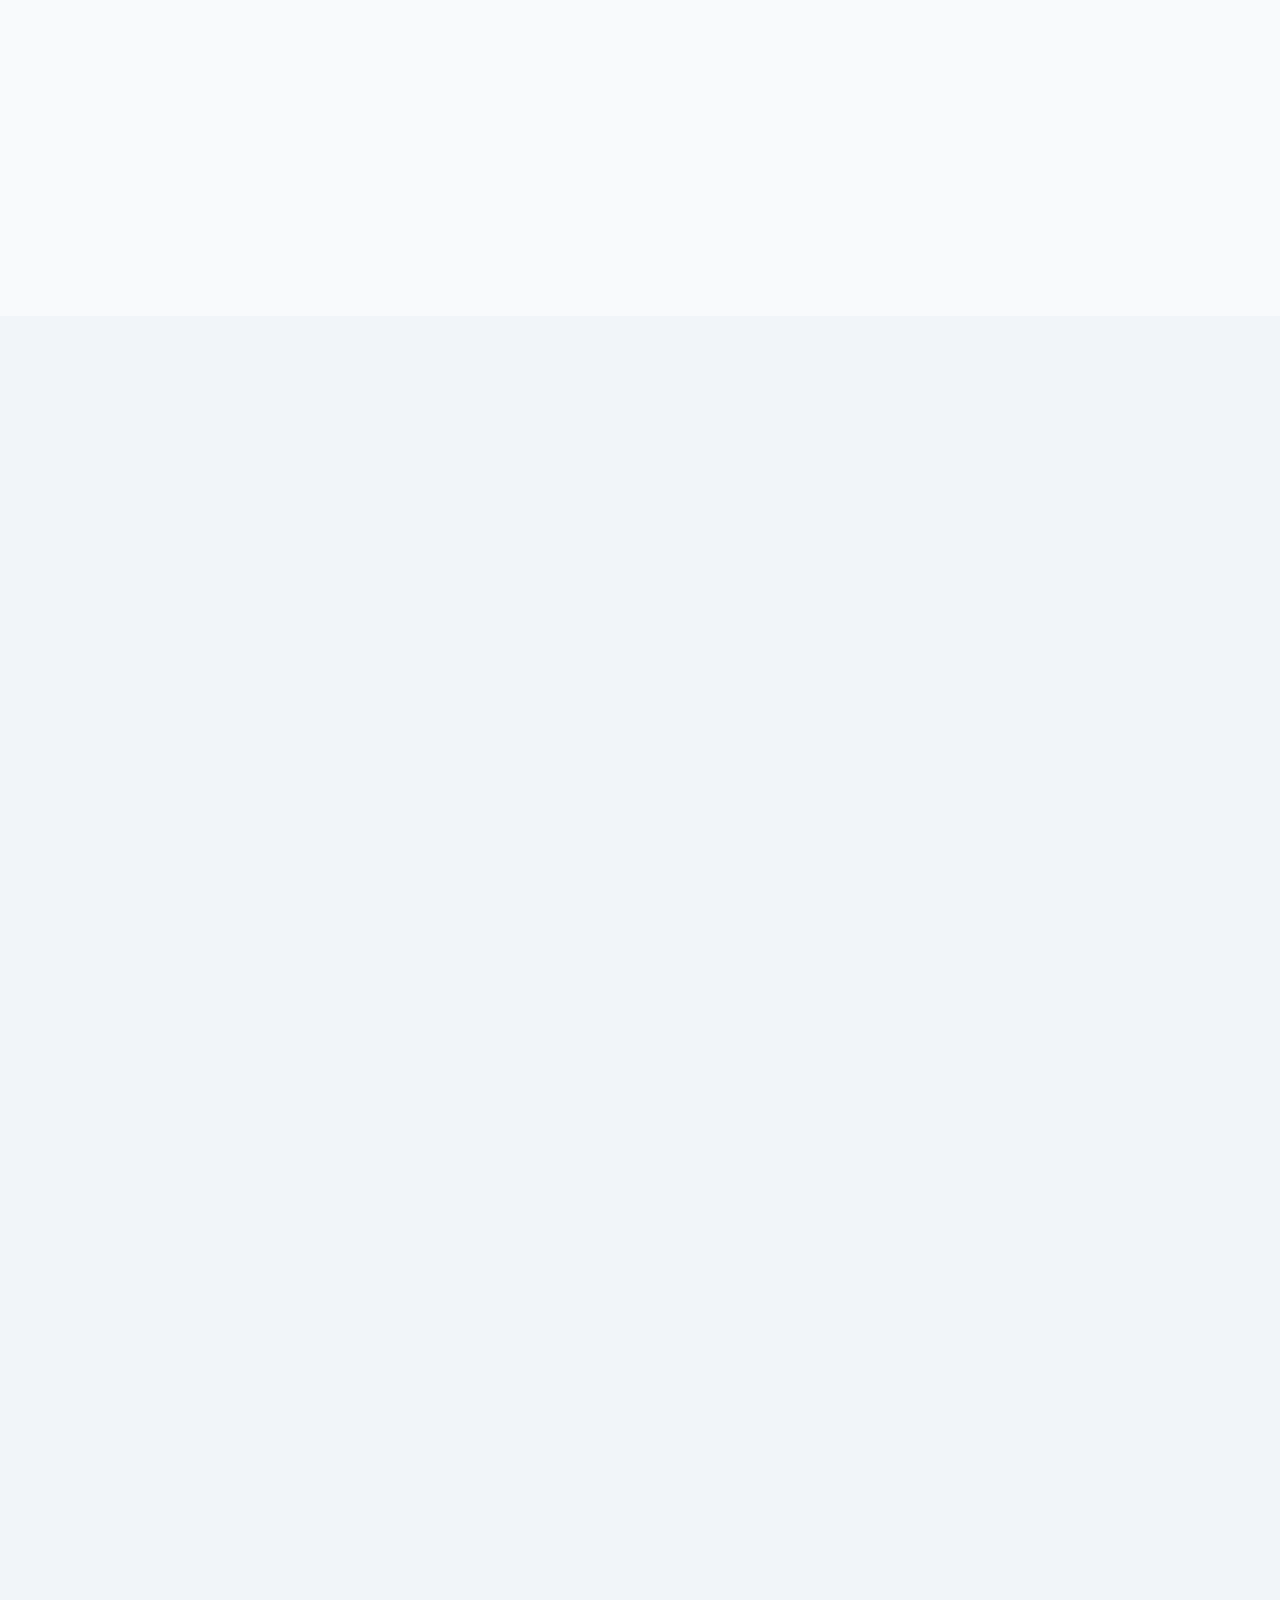
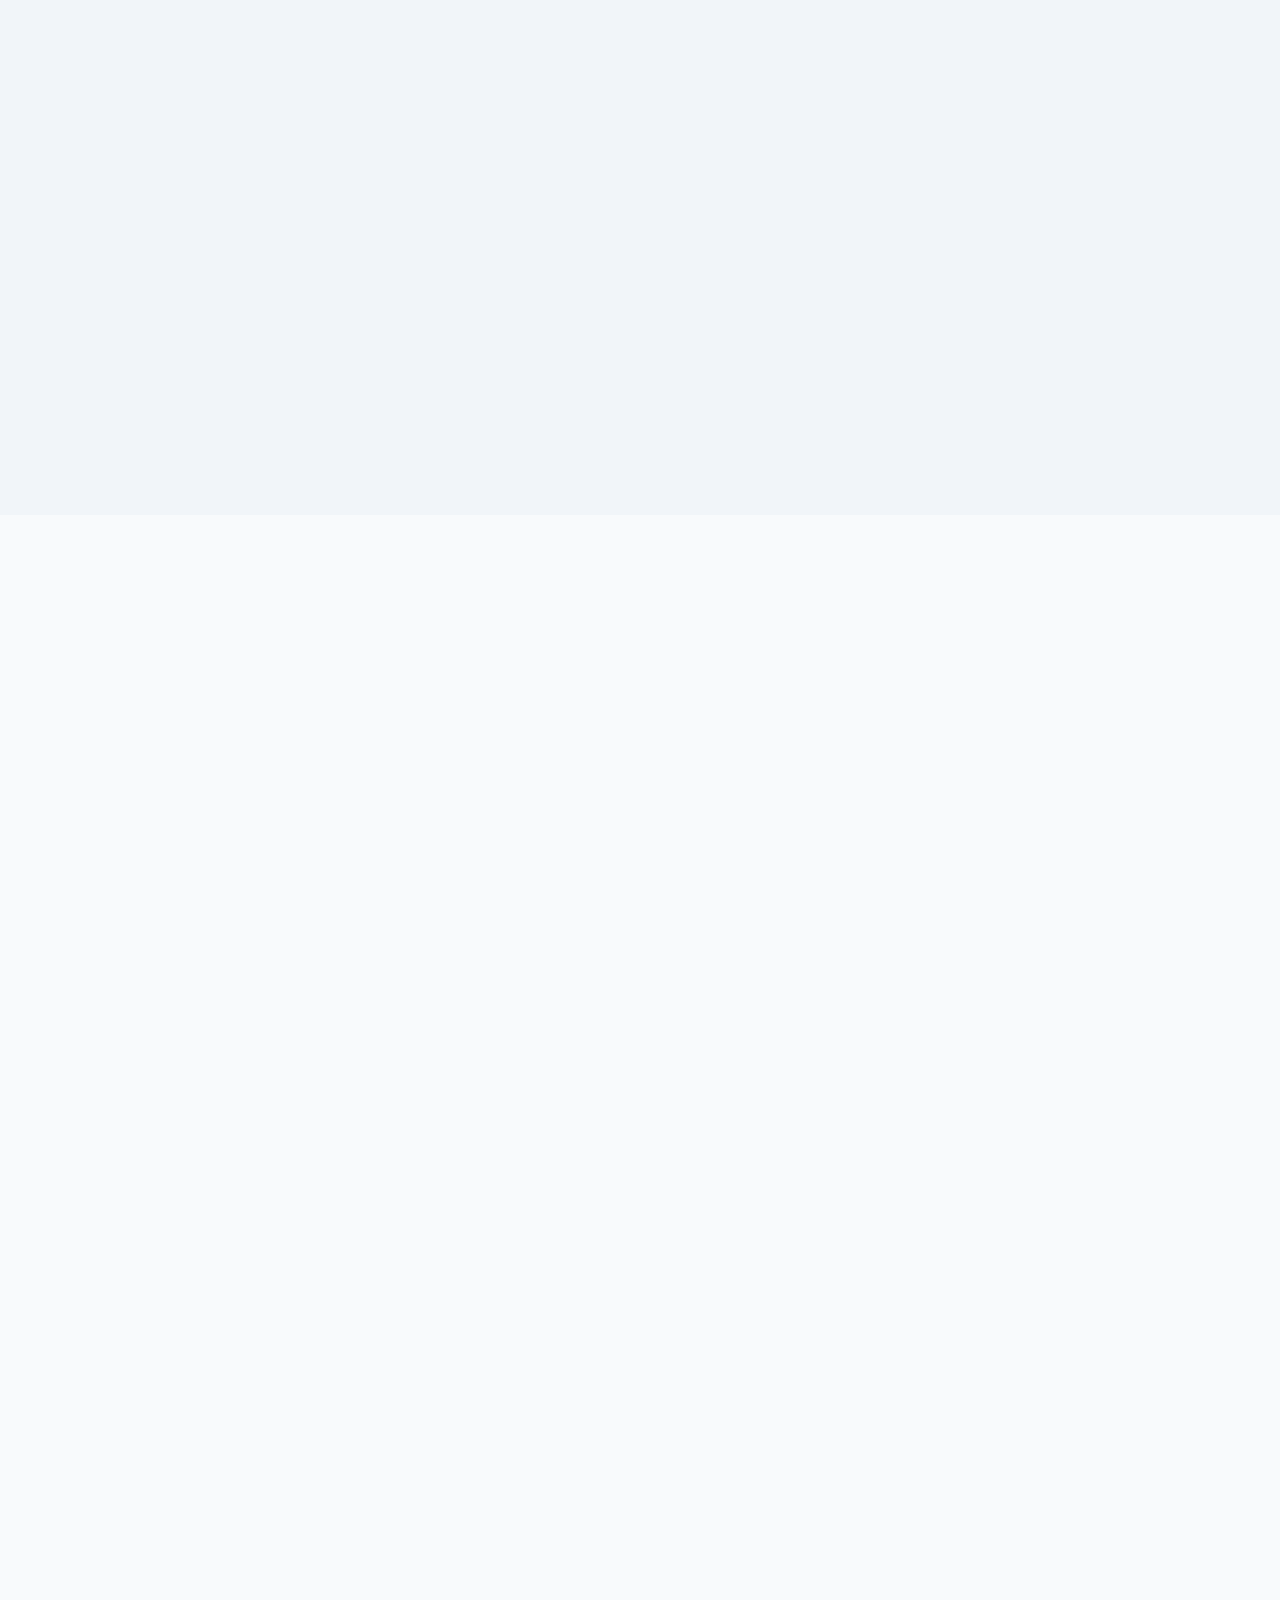
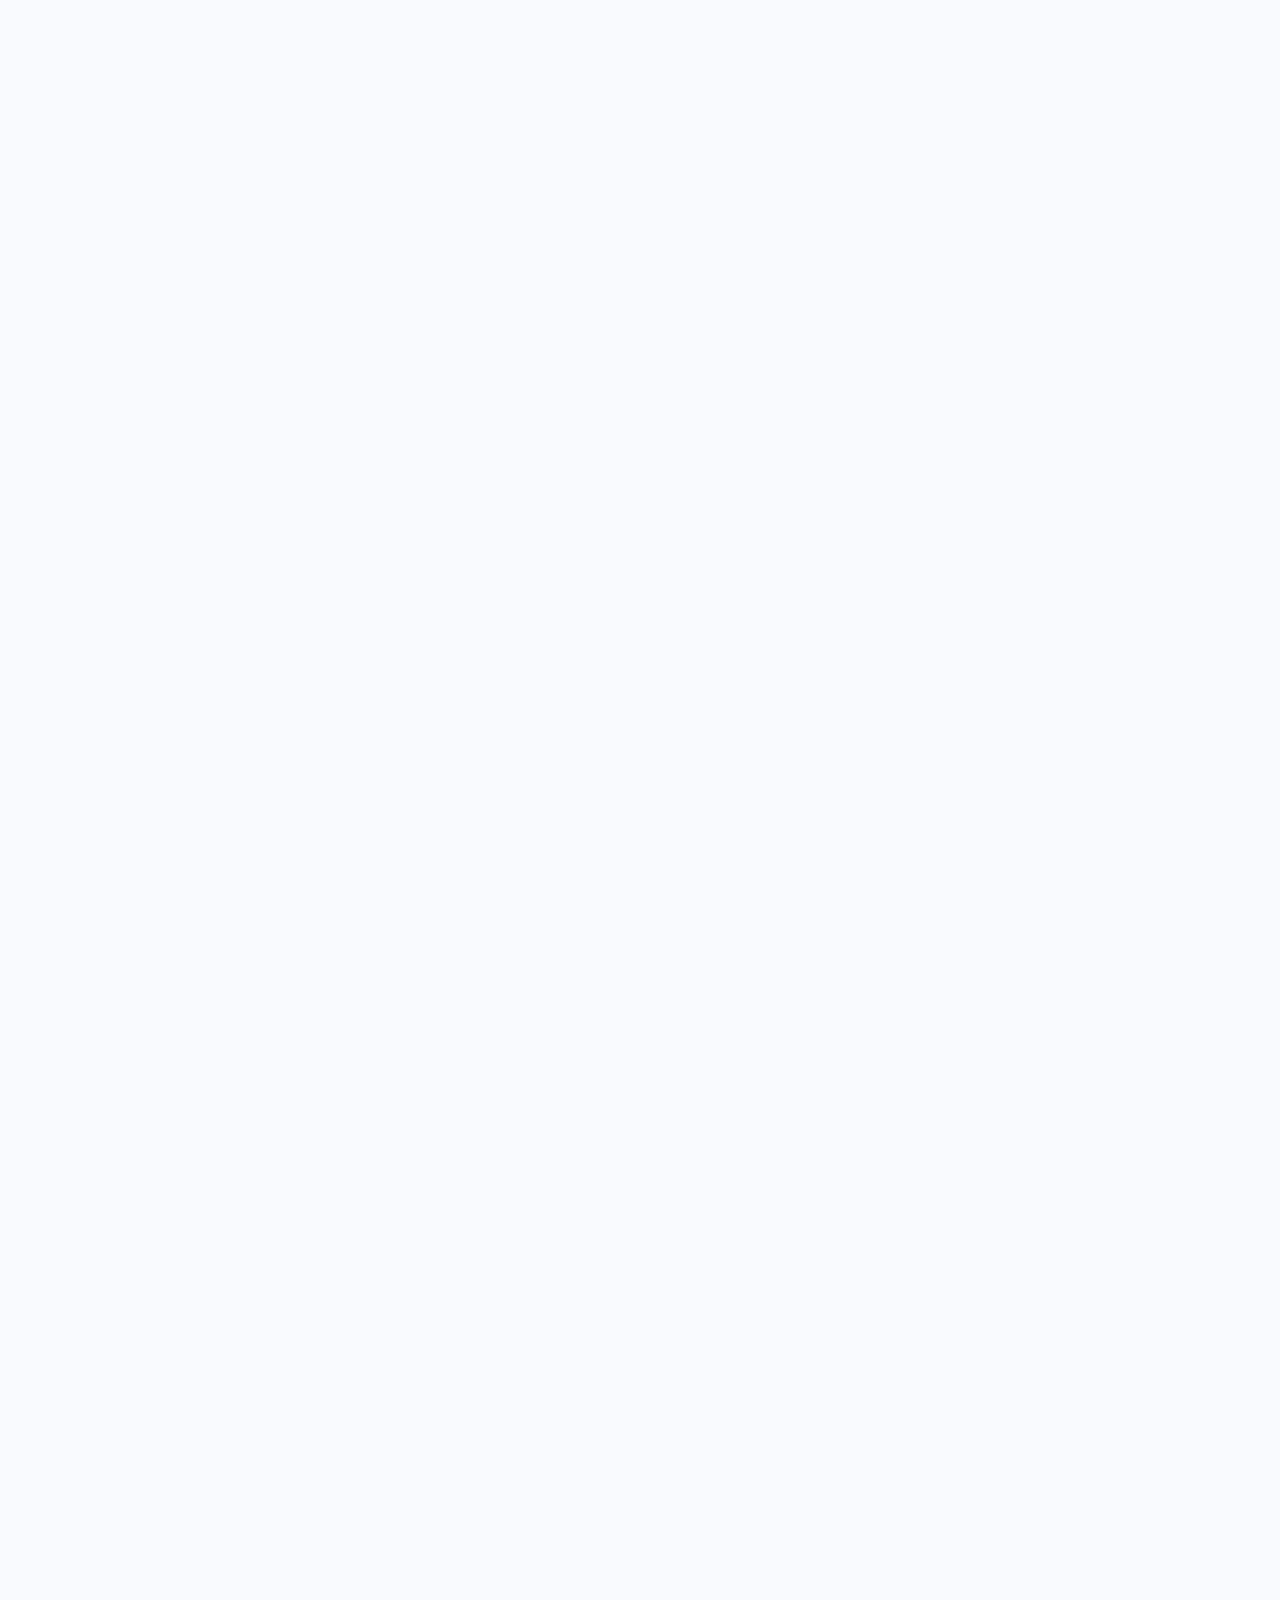
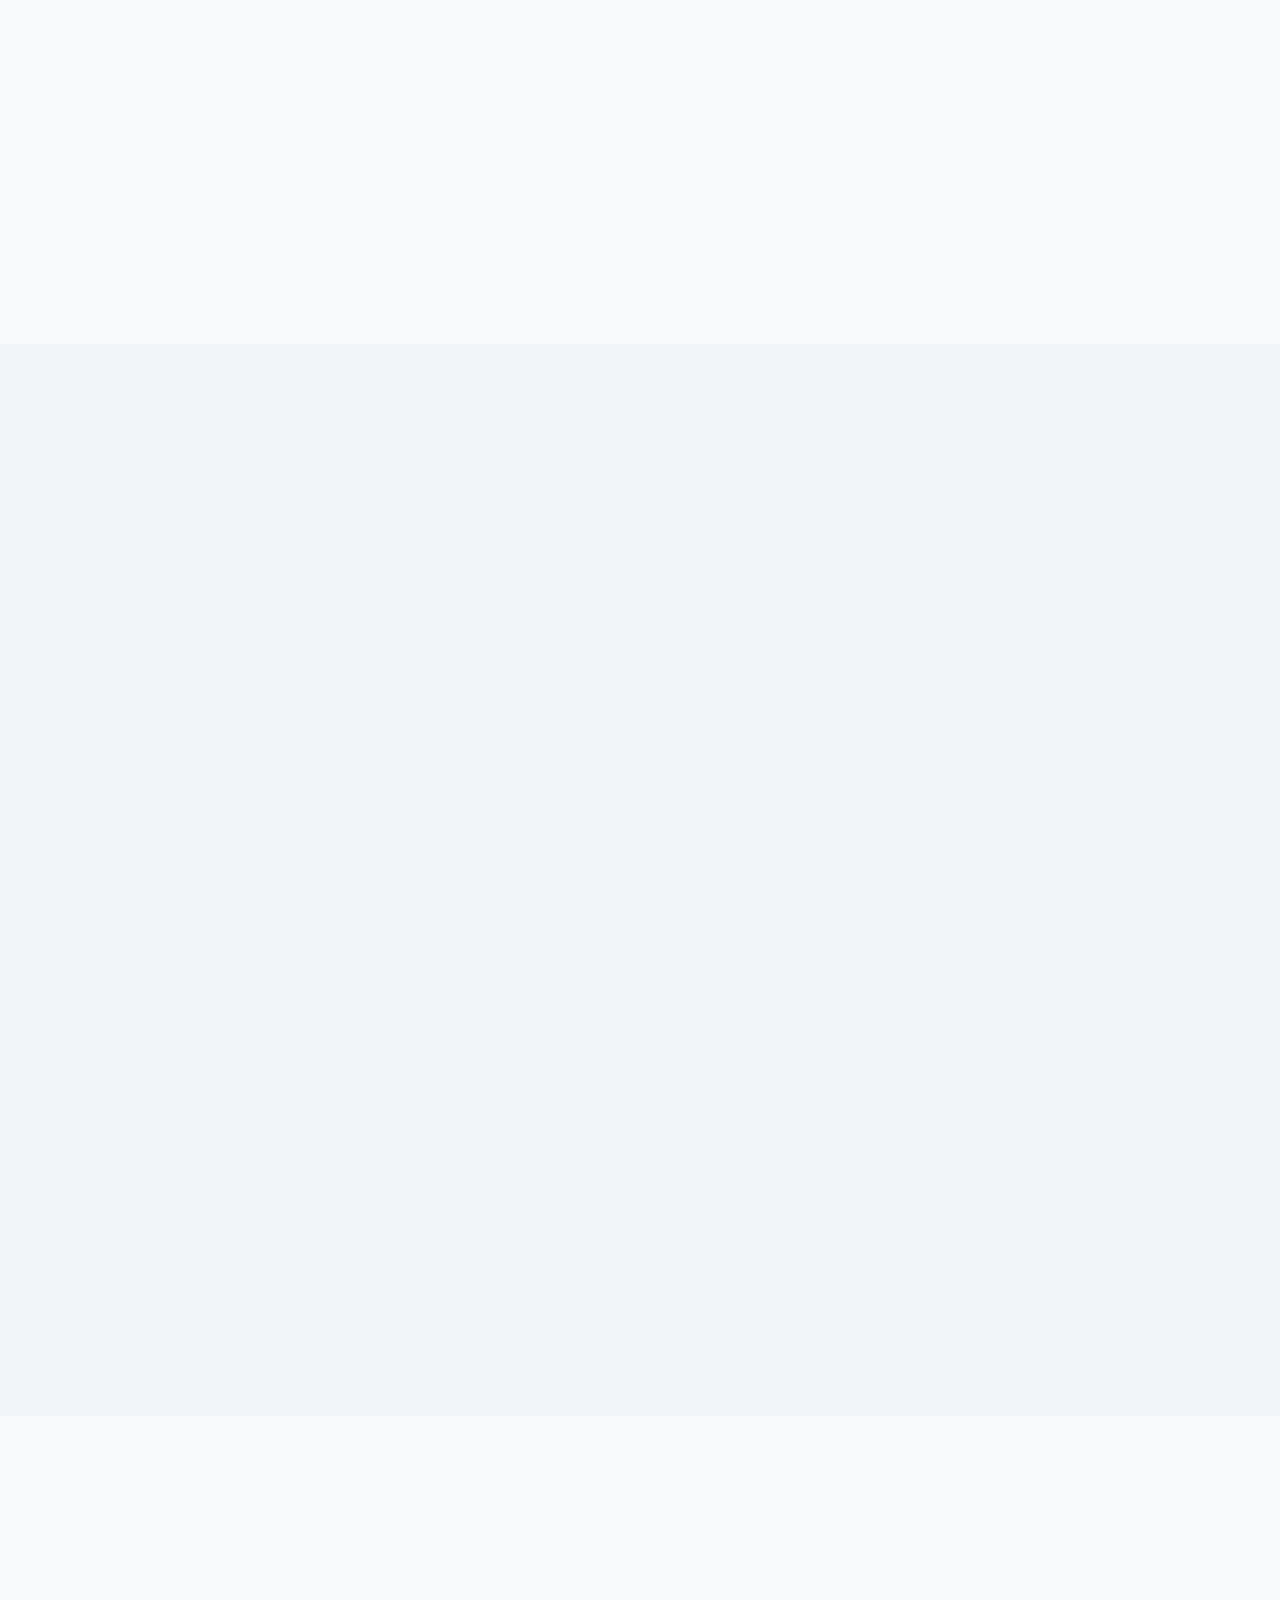
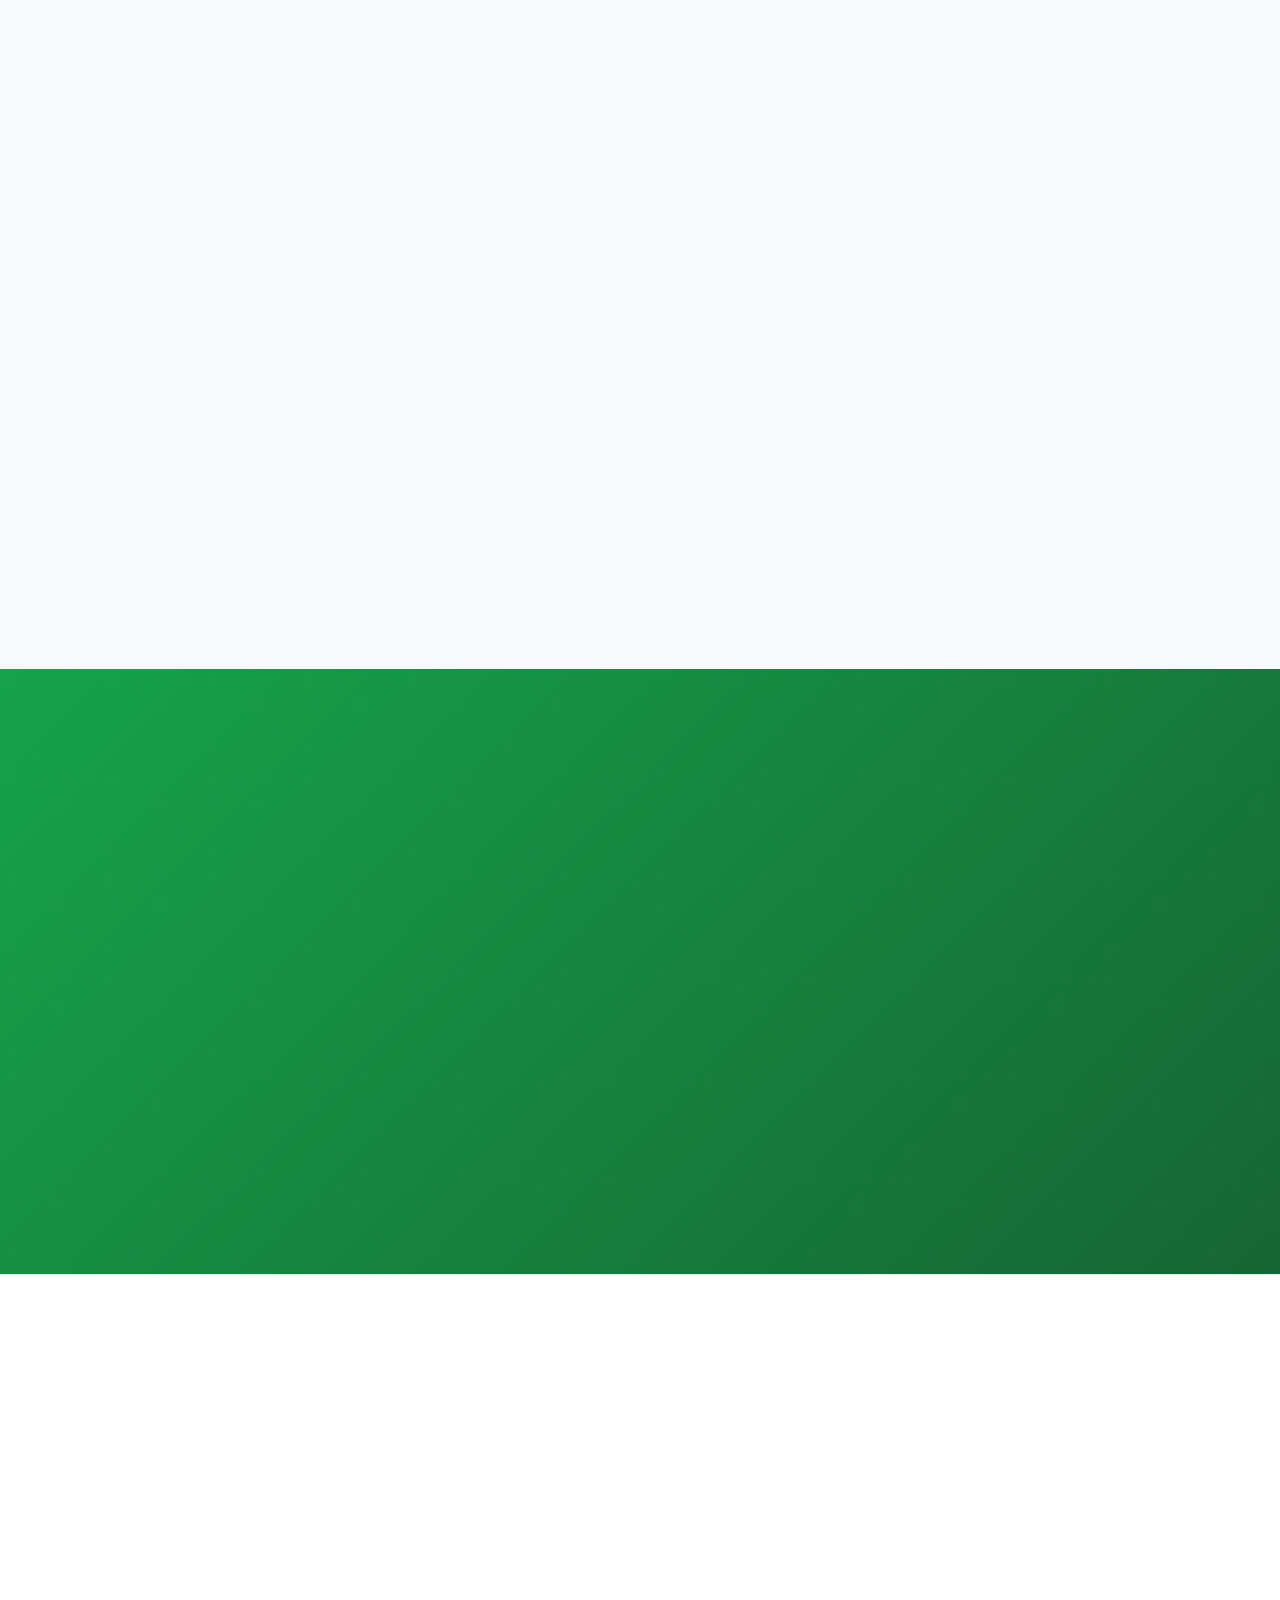
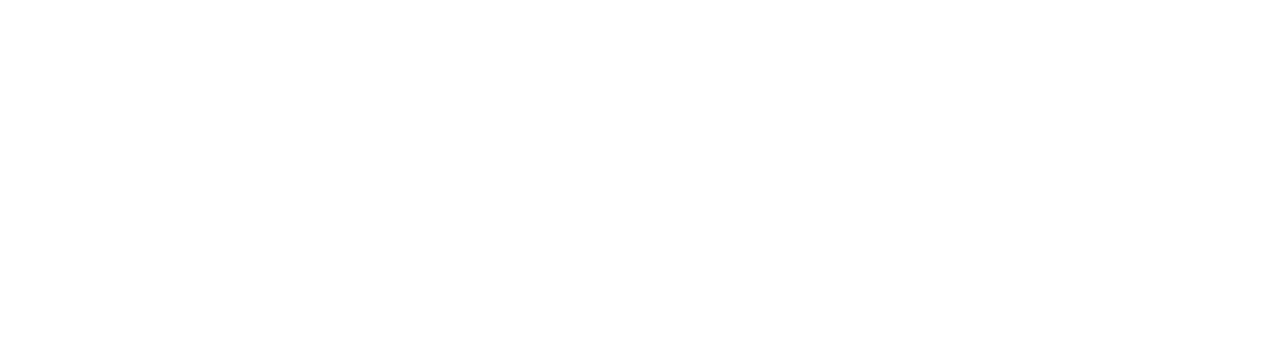
<file: courses.html>
<!doctype html>
<html lang="en" data-theme="light">
<head>
  <meta charset="utf-8" />
  <meta name="viewport" content="width=device-width, initial-scale=1" />
  <title>Japanese Language Courses | Excel Education & Training Center</title>
  <meta name="description" content="Intensive 3-month Japanese language courses N5 (Beginner) and N4 (Intermediate). Offline classroom training only, 3 hours daily, 6 days a week. Prepare for JLPT/NAT examinations." />
  <meta name="theme-color" content="#166534" />

  <!-- Favicon -->
  <link rel="icon" type="image/png" href="favicon.png" />
  <link rel="apple-touch-icon" href="favicon.png" />

  <!-- Fonts & Icons -->
  <link href="https://fonts.googleapis.com/css2?family=Inter:wght@300;400;500;600;700;800;900&family=Plus+Jakarta+Sans:wght@400;500;600;700;800&display=swap" rel="stylesheet">
  <link rel="stylesheet" href="https://cdnjs.cloudflare.com/ajax/libs/font-awesome/6.4.0/css/all.min.css">
  <link href="https://cdn.jsdelivr.net/npm/bootstrap@5.3.3/dist/css/bootstrap.min.css" rel="stylesheet">
  <link rel="stylesheet" href="https://cdn.jsdelivr.net/npm/bootstrap-icons@1.11.1/font/bootstrap-icons.css">
  
  <!-- Custom CSS -->
  <link rel="stylesheet" href="css/style.css">
  
  <!-- Page-specific CSS -->
  <style>
    /* ===== HERO SECTION ===== */
    #courses-hero {
      min-height: 60vh;
      display: flex;
      align-items: center;
      padding-top: calc(var(--marquee-height) + var(--navbar-height));
      background: linear-gradient(135deg, 
        rgba(22, 163, 74, 0.03) 0%, 
        rgba(22, 163, 74, 0.08) 100%),
        var(--bg-primary);
      position: relative;
      overflow: hidden;
    }

    #courses-hero::before {
      content: '';
      position: absolute;
      width: 500px;
      height: 500px;
      border-radius: 50%;
      background: radial-gradient(circle, var(--primary-300) 0%, transparent 70%);
      opacity: 0.15;
      top: -250px;
      right: -150px;
      z-index: 0;
    }

    #courses-hero .container {
      position: relative;
      z-index: 1;
    }

    /* EXACT SAME STYLING AS CONTACT PAGE HERO BADGE */
    #courses-hero .hero-badge {
      display: inline-flex;
      align-items: center;
      gap: 10px;
      background: var(--primary-50);
      color: var(--primary-700);
      padding: 10px 20px;
      border-radius: 50px;
      font-weight: 700;
      font-size: 0.9rem;
      margin-bottom: 2rem;
      border: 1px solid var(--primary-200);
    }

    #courses-hero .hero-badge .dot {
      width: 8px;
      height: 8px;
      background: var(--primary-500);
      border-radius: 50%;
      animation: pulse 2s infinite;
    }

    #courses-hero h1.display-1 {
      font-size: 3rem;
      margin-bottom: 1.5rem;
      line-height: 1.2;
    }

    #courses-hero .hero-subtitle {
      font-size: 1.1rem;
      line-height: 1.6;
      max-width: 700px;
      margin: 0 auto 2.5rem;
      color: var(--text-secondary);
    }

    /* ===== COURSE OVERVIEW SECTION ===== */
    .course-overview-section {
      padding: 80px 0;
      background: var(--bg-primary);
    }

    .feature-card {
      background: var(--bg-surface);
      border-radius: var(--radius-lg);
      padding: 2rem;
      height: 100%;
      text-align: center;
      border: 1px solid var(--border-color);
      box-shadow: var(--shadow-md);
      transition: all 0.3s ease;
    }

    .feature-card:hover {
      transform: translateY(-5px);
      box-shadow: var(--shadow-lg);
      border-color: var(--primary-300);
    }

    .feature-icon {
      width: 70px;
      height: 70px;
      background: linear-gradient(135deg, var(--primary-600), var(--primary-400));
      border-radius: var(--radius-lg);
      display: flex;
      align-items: center;
      justify-content: center;
      margin: 0 auto 1.5rem;
      color: white;
      font-size: 1.5rem;
      box-shadow: 0 8px 20px rgba(22, 163, 74, 0.2);
    }

    .feature-card h3 {
      font-size: 1.3rem;
      margin-bottom: 1rem;
      color: var(--text-primary);
    }

    .feature-card p {
      color: var(--text-secondary);
      line-height: 1.6;
      margin-bottom: 0;
      font-size: 0.95rem;
    }

    /* CLASS SHIFTS CARD */
    .class-shifts-card {
      background: var(--bg-surface);
      border-radius: var(--radius-lg);
      border: 1px solid var(--border-color);
      box-shadow: var(--shadow-md);
      overflow: hidden;
    }

    .shift-card {
      padding: 1.5rem;
      background: rgba(22, 163, 74, 0.05);
      border-radius: var(--radius-md);
      border: 1px solid rgba(22, 163, 74, 0.1);
      height: 100%;
    }

    .shift-card h4 {
      color: var(--primary-600);
      margin-bottom: 1rem;
      font-size: 1.2rem;
    }

    .time-display {
      display: flex;
      align-items: center;
      gap: 1rem;
      margin-bottom: 1rem;
    }

    .time-display i {
      color: var(--primary-600);
      font-size: 2rem;
    }

    .time-text {
      font-size: 1rem;
      line-height: 1.4;
    }

    .time-display .display-3 {
      font-size: 2.5rem;
      font-weight: 800;
      line-height: 1;
      margin-bottom: 0.25rem;
      color: var(--primary-600);
    }

    .time-display .fs-5 {
      font-size: 1.25rem;
      color: var(--text-secondary);
      text-align: center;
      margin: 0.5rem 0;
    }

    /* ===== COURSE DETAILS SECTIONS ===== */
    .course-details-section {
      padding: 80px 0;
    }

    .course-details-section:nth-child(odd) {
      background: var(--bg-secondary);
    }

    .course-details-section:nth-child(even) {
      background: var(--bg-primary);
    }

    .course-card {
      background: var(--bg-surface);
      border-radius: var(--radius-lg);
      overflow: hidden;
      box-shadow: var(--shadow-lg);
      border: 1px solid var(--border-color);
    }

    .course-card.featured {
      border-color: var(--primary-400);
      box-shadow: 0 8px 25px rgba(22, 163, 74, 0.15);
    }

    .course-image-container {
      position: relative;
      overflow: hidden;
    }

    .course-image {
      width: 100%;
      height: 100%;
      object-fit: cover;
    }

    .course-image-overlay {
      position: absolute;
      top: 0;
      left: 0;
      right: 0;
      bottom: 0;
      background: linear-gradient(to bottom, rgba(0,0,0,0.1), rgba(0,0,0,0.3));
    }

    .course-price {
      position: absolute;
      top: 1rem;
      right: 1rem;
      font-size: 2rem;
      font-weight: 800;
      color: white;
      text-shadow: 0 2px 4px rgba(0,0,0,0.3);
    }

    .course-level {
      display: inline-block;
      background: var(--primary-600);
      color: white;
      padding: 0.5rem 1rem;
      border-radius: 50px;
      font-size: 0.9rem;
      font-weight: 600;
      margin-bottom: 1rem;
    }

    .course-card h3 {
      font-size: 1.8rem;
      margin-bottom: 1rem;
      color: var(--text-primary);
    }

    .course-card h5 {
      color: var(--primary-600);
      margin-bottom: 0.75rem;
      font-size: 1.1rem;
    }

    .course-card p {
      color: var(--text-secondary);
      line-height: 1.6;
      margin-bottom: 1rem;
    }

    .course-card ul {
      list-style: none;
      padding-left: 0;
      margin-bottom: 1.5rem;
    }

    .course-card ul li {
      padding-left: 1.5rem;
      position: relative;
      margin-bottom: 0.5rem;
      color: var(--text-secondary);
    }

    .course-card ul li:before {
      content: "✓";
      position: absolute;
      left: 0;
      color: var(--primary-600);
      font-weight: bold;
    }

    .course-feature {
      display: flex;
      align-items: center;
      gap: 10px;
      margin-bottom: 0.8rem;
      color: var(--text-secondary);
      font-size: 0.95rem;
    }

    .course-feature i {
      color: var(--primary-600);
      flex-shrink: 0;
    }

    .course-feature.small {
      font-size: 0.875rem;
      margin-bottom: 0.5rem;
    }

    .course-feature.small i {
      font-size: 1rem;
    }

    /* ===== INCLUSIONS SECTION ===== */
    .inclusions-section {
      padding: 80px 0;
      background: var(--bg-primary);
    }

    .reason-card {
      background: var(--bg-surface);
      border-radius: var(--radius-lg);
      padding: 2rem;
      height: 100%;
      border: 1px solid var(--border-color);
      box-shadow: var(--shadow-md);
      transition: all 0.3s ease;
      text-align: center;
    }

    .reason-card:hover {
      transform: translateY(-5px);
      box-shadow: var(--shadow-lg);
      border-color: var(--primary-300);
    }

    .reason-icon {
      width: 70px;
      height: 70px;
      background: linear-gradient(135deg, var(--primary-600), var(--primary-400));
      border-radius: var(--radius-lg);
      display: flex;
      align-items: center;
      justify-content: center;
      margin: 0 auto 1.5rem;
      color: white;
      font-size: 1.5rem;
      box-shadow: 0 8px 20px rgba(22, 163, 74, 0.2);
    }

    .reason-card h4 {
      font-size: 1.3rem;
      margin-bottom: 1rem;
      color: var(--primary-600);
    }

    .reason-card p {
      color: var(--text-secondary);
      line-height: 1.6;
      margin-bottom: 0;
      font-size: 0.95rem;
    }

    /* ===== FACILITIES SECTION ===== */
    .facilities-section {
      padding: 80px 0;
      background: var(--bg-secondary);
    }

    /* ===== FAQ SECTION ===== */
    .faq-section {
      padding: 80px 0;
      background: var(--bg-primary);
    }

    /* ===== RESPONSIVE DESIGN ===== */
    @media (max-width: 992px) {
      #courses-hero h1.display-1 {
        font-size: 2.5rem;
      }
      
      #courses-hero .hero-subtitle {
        font-size: 1rem;
      }
      
      .course-overview-section,
      .course-details-section,
      .inclusions-section,
      .facilities-section,
      .faq-section {
        padding: 60px 0;
      }
      
      .time-display .display-3 {
        font-size: 2rem;
      }
    }

    @media (max-width: 768px) {
      #courses-hero {
        min-height: 50vh;
        padding-top: calc(var(--marquee-height) + 80px);
      }
      
      #courses-hero h1.display-1 {
        font-size: 2rem;
      }
      
      .course-card .row > div {
        width: 100%;
      }
      
      .course-image-container {
        height: 300px;
      }
      
      .time-display {
        flex-direction: column;
        text-align: center;
        gap: 0.5rem;
      }
      
      .time-display i {
        margin-bottom: 0.5rem;
      }
      
      .feature-card,
      .reason-card {
        padding: 1.5rem;
      }
      
      .feature-icon,
      .reason-icon {
        width: 60px;
        height: 60px;
        font-size: 1.3rem;
      }
    }

    @media (max-width: 576px) {
      #courses-hero h1.display-1 {
        font-size: 1.8rem;
      }
      
      #courses-hero .d-flex.flex-wrap .btn {
        width: 100%;
        max-width: 300px;
      }
      
      .time-display .display-3 {
        font-size: 1.8rem;
      }
      
      .course-price {
        font-size: 1.5rem;
      }
    }

    /* ===== ANIMATIONS ===== */
    @keyframes pulse {
      0% {
        transform: scale(1);
        opacity: 1;
      }
      50% {
        transform: scale(1.1);
        opacity: 0.8;
      }
      100% {
        transform: scale(1);
        opacity: 1;
      }
    }

    /* ===== DARK MODE ADJUSTMENTS ===== */
    [data-theme="dark"] #courses-hero .hero-badge {
      background: rgba(86, 239, 172, 0.1);
      color: var(--primary-300);
      border-color: rgba(86, 239, 172, 0.2);
    }

    [data-theme="dark"] .shift-card {
      background: rgba(86, 239, 172, 0.08);
      border-color: rgba(86, 239, 172, 0.15);
    }

    [data-theme="dark"] .feature-card,
    [data-theme="dark"] .reason-card,
    [data-theme="dark"] .class-shifts-card,
    [data-theme="dark"] .course-card,
    [data-theme="dark"] .shift-card {
      background: var(--bg-surface);
      border-color: var(--border-color);
    }

    [data-theme="dark"] .time-display .display-3 {
      color: var(--primary-400);
    }
  </style>
</head>

<body>
  <!-- Top Running Marquee - FIXED -->
  <div class="top-marquee" aria-label="Excel Education Announcement">
    <a href="contact.html" title="Start Your Japanese Journey">
      <div class="marquee-container">
        <div class="marquee-track">
          <!-- Content will be populated by JavaScript -->
        </div>
      </div>
    </a>
  </div>

  <!-- Navigation -->
  <nav class="navbar navbar-expand-lg">
    <div class="container">
      <a class="navbar-brand" href="index.html" aria-label="Excel Education Home">
        <img src="logo.png" alt="Excel Education & Training Center Logo" class="brand-logo-img" />
      </a>

      <div class="mobile-controls d-lg-none">
        <button class="lang-toggle lang-toggle-mobile" id="langToggleMobile" type="button" aria-label="Toggle language">
          EN
        </button>
        <button class="theme-toggle theme-toggle-mobile" id="themeToggleMobile" type="button" aria-label="Toggle theme">
          <i class="fas fa-moon"></i>
        </button>
        <button class="navbar-toggler" type="button" data-bs-toggle="collapse" data-bs-target="#navbarNav" aria-label="Open menu">
          <i class="fas fa-bars"></i>
        </button>
      </div>

      <div class="collapse navbar-collapse" id="navbarNav">
        <ul class="navbar-nav mx-auto">
          <li class="nav-item"><a class="nav-link" href="index.html" data-en="Home" data-ja="ホーム">Home</a></li>
          <li class="nav-item"><a class="nav-link active" href="courses.html" data-en="Courses" data-ja="コース">Courses</a></li>
          <li class="nav-item"><a class="nav-link" href="why-japan.html" data-en="Why Japan" data-ja="日本について">Why Japan</a></li>
          <li class="nav-item"><a class="nav-link" href="process.html" data-en="Our Process" data-ja="プロセス">Our Process</a></li>
          <li class="nav-item"><a class="nav-link" href="about.html" data-en="About Us" data-ja="会社概要">About Us</a></li>
          <li class="nav-item"><a class="nav-link" href="testimonials.html" data-en="Success Stories" data-ja="成功事例">Success Stories</a></li>
          <li class="nav-item"><a class="nav-link" href="contact.html" data-en="Contact" data-ja="お問い合わせ">Contact</a></li>
        </ul>

        <div class="d-flex align-items-center gap-2 d-none d-lg-flex">
          <button class="lang-toggle" id="langToggleDesktop" type="button" aria-label="Toggle language">
            EN
          </button>
          <button class="theme-toggle" id="themeToggleDesktop" type="button" aria-label="Toggle theme">
            <i class="fas fa-moon"></i>
          </button>
          <a href="contact.html" class="nav-highlight" data-en="Enroll Now" data-ja="申し込む">Enroll Now</a>
        </div>
      </div>
    </div>
  </nav>

  <!-- Hero Section - FIXED with same styling as contact page -->
  <section class="hero" id="courses-hero">
    <div class="container">
      <div class="row justify-content-center">
        <div class="col-lg-8 text-center">
          <!-- This is the badge that's now perfectly centered like contact page -->
          <div class="hero-badge animate-on-scroll" data-en="Structured Japanese Language Training" data-ja="体系的な日本語研修">
            <span class="dot"></span>
            <span>Structured Japanese Language Training</span>
          </div>

          <h1 class="display-1 mb-4 animate-on-scroll">
            <span data-en="Japanese Language <span class='text-gradient'>Courses</span>" 
                  data-ja="日本語<span class='text-gradient'>コース</span>">Japanese Language <span class="text-gradient">Courses</span></span>
          </h1>

          <p class="hero-subtitle animate-on-scroll" style="transition-delay: 120ms;"
             data-en="Excel Education & Training Center offers intensive, structured Japanese language courses designed to prepare students for JLPT/NAT examinations and real-life communication in Japan. Our disciplined offline classroom approach ensures maximum learning effectiveness."
             data-ja="エクセル教育トレーニングセンターは、JLPT/NAT試験と日本での実生活コミュニケーションに備える学生のために設計された集中的で体系的な日本語コースを提供します。規律ある対面教室アプローチにより、最大限の学習効果を保証します。">
            Excel Education & Training Center offers intensive, structured Japanese language courses designed to prepare students for JLPT/NAT examinations and real-life communication in Japan. Our disciplined offline classroom approach ensures maximum learning effectiveness.
          </p>

          <div class="d-flex flex-wrap gap-3 justify-content-center mb-4 animate-on-scroll" style="transition-delay: 240ms;">
            <a href="#n5-course" class="btn btn-primary">
              <i class="fas fa-graduation-cap me-2"></i> <span data-en="N5 Course Details" data-ja="N5コース詳細">N5 Course Details</span>
            </a>
            <a href="#n4-course" class="btn btn-secondary">
              <i class="fas fa-book me-2"></i> <span data-en="N4 Course Details" data-ja="N4コース詳細">N4 Course Details</span>
            </a>
            <a href="contact.html" class="btn btn-primary">
              <i class="fas fa-calendar-check me-2"></i> <span data-en="Enroll Now" data-ja="今すぐ申し込む">Enroll Now</span>
            </a>
          </div>
        </div>
      </div>
    </div>
  </section>

  <!-- Course Structure Overview -->
  <section class="course-overview-section" id="course-overview">
    <div class="container">
      <div class="row mb-5">
        <div class="col-lg-8 mx-auto text-center">
          <h2 class="display-2 mb-4 section-title animate-on-scroll" data-en="Course Structure & Academic System" data-ja="コース構成と学術システム">
            Course Structure & Academic System
          </h2>
          <p class="section-subtitle animate-on-scroll" style="transition-delay: 120ms;"
             data-en="Our intensive training program follows a disciplined schedule designed for rapid language acquisition and examination success."
             data-ja="当校の集中トレーニングプログラムは、迅速な言語習得と試験成功のために設計された規律あるスケジュールに従います。">
            Our intensive training program follows a disciplined schedule designed for rapid language acquisition and examination success.
          </p>
        </div>
      </div>

      <div class="row g-4">
        <div class="col-md-6 col-lg-3 mb-4 mb-lg-0 animate-on-scroll">
          <div class="feature-card">
            <div class="feature-icon">
              <i class="bi bi-calendar-month"></i>
            </div>
            <h3 data-en="Course Duration" data-ja="コース期間">Course Duration</h3>
            <p data-en="3 months intensive training for both N5 and N4 levels" data-ja="N5およびN4レベルの3ヶ月間集中トレーニング">
              3 months intensive training for both N5 and N4 levels
            </p>
          </div>
        </div>
        
        <div class="col-md-6 col-lg-3 mb-4 mb-lg-0 animate-on-scroll" style="transition-delay: 120ms;">
          <div class="feature-card">
            <div class="feature-icon">
              <i class="bi bi-calendar-week"></i>
            </div>
            <h3 data-en="Class Days" data-ja="授業日">Class Days</h3>
            <p data-en="6 days per week (Saturday to Thursday)" data-ja="週6日（土曜日から木曜日）">
              6 days per week (Saturday to Thursday)
            </p>
          </div>
        </div>
        
        <div class="col-md-6 col-lg-3 mb-4 mb-md-0 animate-on-scroll" style="transition-delay: 240ms;">
          <div class="feature-card">
            <div class="feature-icon">
              <i class="bi bi-clock"></i>
            </div>
            <h3 data-en="Daily Class Time" data-ja="毎日授業時間">Daily Class Time</h3>
            <p data-en="3 hours per day of focused instruction" data-ja="1日3時間の集中指導">
              3 hours per day of focused instruction
            </p>
          </div>
        </div>
        
        <div class="col-md-6 col-lg-3 animate-on-scroll" style="transition-delay: 360ms;">
          <div class="feature-card">
            <div class="feature-icon">
              <i class="bi bi-building"></i>
            </div>
            <h3 data-en="Training Mode" data-ja="研修形式">Training Mode</h3>
            <p data-en="Offline classroom training only" data-ja="対面教室研修のみ">
              Offline classroom training only
            </p>
          </div>
        </div>
      </div>

      <!-- Class Shifts -->
      <div class="row mt-5">
        <div class="col-lg-10 mx-auto">
          <div class="class-shifts-card animate-on-scroll" style="transition-delay: 480ms;">
            <div class="card-body p-4 p-md-5">
              <h3 class="text-center mb-4" data-en="Available Class Shifts" data-ja="利用可能なクラス時間帯">Available Class Shifts</h3>
              <div class="row">
                <div class="col-md-6">
                  <div class="shift-card">
                    <h4 class="mb-3" data-en="Shift 1 (Morning)" data-ja="時間帯 1 (午前)">Shift 1 (Morning)</h4>
                    <div class="time-display">
                      <i class="bi bi-clock fs-3 text-primary"></i>
                      <div class="time-text">
                        <div class="display-3 mb-0">10:00 AM</div>
                        <div class="fs-5">to</div>
                        <div class="display-3 mb-0">01:00 PM</div>
                      </div>
                    </div>
                    <p class="mt-3 mb-0" data-en="Perfect for students with flexible morning schedules" data-ja="午前のスケジュールが柔軟な学生に最適">
                      Perfect for students with flexible morning schedules
                    </p>
                  </div>
                </div>
                <div class="col-md-6 mt-4 mt-md-0">
                  <div class="shift-card">
                    <h4 class="mb-3" data-en="Shift 2 (Afternoon)" data-ja="時間帯 2 (午後)">Shift 2 (Afternoon)</h4>
                    <div class="time-display">
                      <i class="bi bi-clock fs-3 text-primary"></i>
                      <div class="time-text">
                        <div class="display-3 mb-0">02:00 PM</div>
                        <div class="fs-5">to</div>
                        <div class="display-3 mb-0">05:00 PM</div>
                      </div>
                    </div>
                    <p class="mt-3 mb-0" data-en="Ideal for students with morning commitments" data-ja="午前中に予定のある学生に理想的">
                      Ideal for students with morning commitments
                    </p>
                  </div>
                </div>
              </div>
              <div class="text-center mt-4">
                <p class="mb-0" data-en="Students may select a suitable shift based on availability" data-ja="学生は空き状況に基づいて適切な時間帯を選択できます">
                  Students may select a suitable shift based on availability
                </p>
              </div>
            </div>
          </div>
        </div>
      </div>
    </div>
  </section>

  <!-- N5 Course Details -->
  <section class="course-details-section" id="n5-course">
    <div class="container">
      <div class="row mb-5">
        <div class="col-lg-8 mx-auto text-center">
          <h2 class="display-2 mb-4 section-title animate-on-scroll" data-en="Japanese Language Course – N5 (Primary)" data-ja="日本語コース – N5 (初級)">
            Japanese Language Course – N5 (Primary)
          </h2>
          <p class="section-subtitle animate-on-scroll" style="transition-delay: 120ms;"
             data-en="Begin your Japanese language journey with our comprehensive N5 course designed for absolute beginners. Master the fundamentals and build a strong foundation for Japanese language proficiency."
             data-ja="完全な初心者のために設計された包括的なN5コースで日本語学習の旅を始めましょう。基礎をマスターし、日本語能力の強固な基盤を築きます。">
            Begin your Japanese language journey with our comprehensive N5 course designed for absolute beginners. Master the fundamentals and build a strong foundation for Japanese language proficiency.
          </p>
        </div>
      </div>

      <div class="row">
        <div class="col-lg-10 mx-auto">
          <div class="course-card detailed mb-5 animate-on-scroll">
            <div class="row">
              <div class="col-lg-5">
                <div class="course-image-container h-100">
                  <img src="images/course-n5.jpg" alt="Japanese N5 Course - Beginner Level" class="course-image h-100">
                  <div class="course-image-overlay"></div>
                  <div class="position-absolute top-0 end-0 m-4">
                    <div class="course-price">15,000 BDT</div>
                    <div class="text-white small" data-en="Course Fee" data-ja="コース料金">Course Fee</div>
                  </div>
                </div>
              </div>
              <div class="col-lg-7">
                <div class="p-4 p-lg-5">
                  <span class="course-level" data-en="Beginner Level" data-ja="初心者レベル">Beginner Level</span>
                  <h3 class="mb-3" data-en="Japanese Language Course – N5" data-ja="日本語コース – N5">Japanese Language Course – N5</h3>
                  
                  <div class="mb-4">
                    <h5 data-en="Course Objective" data-ja="コース目標">Course Objective</h5>
                    <p data-en="The N5 course is designed for students with no prior knowledge of the Japanese language. We start from absolute basics and build a solid foundation for Japanese language learning."
                       data-ja="N5コースは、事前の日本語知識がない学生のために設計されています。絶対的な基本から始め、日本語学習の強固な基盤を築きます。">
                      The N5 course is designed for students with no prior knowledge of the Japanese language. We start from absolute basics and build a solid foundation for Japanese language learning.
                    </p>
                  </div>

                  <div class="mb-4">
                    <h5 data-en="Curriculum Coverage" data-ja="カリキュラム内容">Curriculum Coverage</h5>
                    <div class="row">
                      <div class="col-md-6">
                        <ul>
                          <li data-en="Hiragana and Katakana" data-ja="ひらがなとカタカナ">Hiragana and Katakana</li>
                          <li data-en="Basic grammar structures" data-ja="基本文法構造">Basic grammar structures</li>
                          <li data-en="Everyday vocabulary" data-ja="日常語彙">Everyday vocabulary</li>
                        </ul>
                      </div>
                      <div class="col-md-6">
                        <ul>
                          <li data-en="Sentence construction" data-ja="文構成">Sentence construction</li>
                          <li data-en="Common daily expressions" data-ja="一般的な日常表現">Common daily expressions</li>
                          <li data-en="Basic listening & speaking" data-ja="基礎リスニング＆スピーキング">Basic listening & speaking</li>
                        </ul>
                      </div>
                    </div>
                  </div>

                  <div class="mb-4">
                    <h5 data-en="Learning Outcomes" data-ja="学習成果">Learning Outcomes</h5>
                    <p data-en="After completing the N5 course, students will be able to:" 
                       data-ja="N5コース修了後、学生は以下ができるようになります：">
                      After completing the N5 course, students will be able to:
                    </p>
                    <div class="row">
                      <div class="col-md-6">
                        <ul>
                          <li data-en="Understand basic Japanese" data-ja="基礎日本語を理解する">Understand basic Japanese</li>
                          <li data-en="Communicate at beginner level" data-ja="初心者レベルでコミュニケーション">Communicate at beginner level</li>
                        </ul>
                      </div>
                      <div class="col-md-6">
                        <ul>
                          <li data-en="Read & write basic scripts" data-ja="基礎文字を読み書きする">Read & write basic scripts</li>
                          <li data-en="Prepare for JLPT/NAT N5" data-ja="JLPT/NAT N5に備える">Prepare for JLPT/NAT N5</li>
                          <li data-en="Progress to N4 level" data-ja="N4レベルに進む">Progress to N4 level</li>
                        </ul>
                      </div>
                    </div>
                  </div>

                  <div class="mb-4">
                    <h5 data-en="Course Features" data-ja="コース特徴">Course Features</h5>
                    <div class="row g-2">
                      <div class="col-6 col-md-3">
                        <div class="course-feature small"><i class="bi bi-calendar-check"></i><span data-en="3 Months" data-ja="3ヶ月">3 Months</span></div>
                      </div>
                      <div class="col-6 col-md-3">
                        <div class="course-feature small"><i class="bi bi-calendar-week"></i><span data-en="6 Days/Week" data-ja="週6日">6 Days/Week</span></div>
                      </div>
                      <div class="col-6 col-md-3">
                        <div class="course-feature small"><i class="bi bi-clock"></i><span data-en="3 Hours/Day" data-ja="3時間/日">3 Hours/Day</span></div>
                      </div>
                      <div class="col-6 col-md-3">
                        <div class="course-feature small"><i class="bi bi-building"></i><span data-en="Offline Only" data-ja="対面のみ">Offline Only</span></div>
                      </div>
                    </div>
                  </div>

                  <a href="contact.html" class="btn btn-primary w-100 py-3">
                    <i class="fas fa-user-plus me-2"></i> <span data-en="Enroll in N5 Course - 15,000 BDT" data-ja="N5コースに申し込む - 15,000 BDT">Enroll in N5 Course - 15,000 BDT</span>
                  </a>
                </div>
              </div>
            </div>
          </div>
        </div>
      </div>
    </div>
  </section>

  <!-- N4 Course Details -->
  <section class="course-details-section" id="n4-course">
    <div class="container">
      <div class="row mb-5">
        <div class="col-lg-8 mx-auto text-center">
          <h2 class="display-2 mb-4 section-title animate-on-scroll" data-en="Japanese Language Course – N4 (Intermediate)" data-ja="日本語コース – N4 (中級)">
            Japanese Language Course – N4 (Intermediate)
          </h2>
          <p class="section-subtitle animate-on-scroll" style="transition-delay: 120ms;"
             data-en="Advance your Japanese language skills with our intensive N4 course. Build upon your foundation and develop practical communication abilities for real-life situations in Japan."
             data-ja="集中的なN4コースで日本語スキルを向上させましょう。基盤を築き、日本での実生活状況のための実用的なコミュニケーション能力を開発します。">
            Advance your Japanese language skills with our intensive N4 course. Build upon your foundation and develop practical communication abilities for real-life situations in Japan.
          </p>
        </div>
      </div>

      <div class="row">
        <div class="col-lg-10 mx-auto">
          <div class="course-card detailed featured mb-5 animate-on-scroll">
            <div class="row">
              <div class="col-lg-5">
                <div class="course-image-container h-100">
                  <img src="images/course-n4.jpg" alt="Japanese N4 Course - Intermediate Level" class="course-image h-100">
                  <div class="course-image-overlay"></div>
                  <div class="position-absolute top-0 end-0 m-4">
                    <div class="course-price">15,000 BDT</div>
                    <div class="text-white small" data-en="Course Fee" data-ja="コース料金">Course Fee</div>
                  </div>
                </div>
              </div>
              <div class="col-lg-7">
                <div class="p-4 p-lg-5">
                  <span class="course-level" data-en="Intermediate Level" data-ja="中級レベル">Intermediate Level</span>
                  <h3 class="mb-3" data-en="Japanese Language Course – N4" data-ja="日本語コース – N4">Japanese Language Course – N4</h3>
                  
                  <div class="mb-4">
                    <h5 data-en="Course Objective" data-ja="コース目標">Course Objective</h5>
                    <p data-en="The N4 course is designed for students who have completed the N5 level or possess basic Japanese language knowledge. We focus on developing practical communication skills for daily situations."
                       data-ja="N4コースは、N5レベルを修了したか基礎日本語知識を持つ学生のために設計されています。日常状況のための実用的なコミュニケーションスキルの開発に焦点を当てます。">
                      The N4 course is designed for students who have completed the N5 level or possess basic Japanese language knowledge. We focus on developing practical communication skills for daily situations.
                    </p>
                  </div>

                  <div class="mb-4">
                    <h5 data-en="Curriculum Coverage" data-ja="カリキュラム内容">Curriculum Coverage</h5>
                    <div class="row">
                      <div class="col-md-6">
                        <ul>
                          <li data-en="Intermediate grammar patterns" data-ja="中級文法パターン">Intermediate grammar patterns</li>
                          <li data-en="Expanded vocabulary" data-ja="拡大語彙">Expanded vocabulary</li>
                          <li data-en="Introduction to Kanji" data-ja="漢字入門">Introduction to Kanji</li>
                        </ul>
                      </div>
                      <div class="col-md-6">
                        <ul>
                          <li data-en="Reading short passages" data-ja="短文読解">Reading short passages</li>
                          <li data-en="Listening comprehension" data-ja="聴解力">Listening comprehension</li>
                          <li data-en="Speaking fluency development" data-ja="流暢なスピーキング開発">Speaking fluency development</li>
                        </ul>
                      </div>
                    </div>
                  </div>

                  <div class="mb-4">
                    <h5 data-en="Learning Outcomes" data-ja="学習成果">Learning Outcomes</h5>
                    <p data-en="After completing the N4 course, students will be able to:" 
                       data-ja="N4コース修了後、学生は以下ができるようになります：">
                      After completing the N4 course, students will be able to:
                    </p>
                    <div class="row">
                      <div class="col-md-6">
                        <ul>
                          <li data-en="Communicate confidently in daily situations" data-ja="日常状況で自信を持ってコミュニケーション">Communicate confidently in daily situations</li>
                          <li data-en="Understand commonly used written Japanese" data-ja="一般的に使用される書面日本語を理解する">Understand commonly used written Japanese</li>
                        </ul>
                      </div>
                      <div class="col-md-6">
                        <ul>
                          <li data-en="Prepare for JLPT/NAT N4" data-ja="JLPT/NAT N4に備える">Prepare for JLPT/NAT N4</li>
                          <li data-en="Use Japanese effectively in academic & social environments" data-ja="学術・社会環境で効果的に日本語を使用する">Use Japanese effectively in academic & social environments</li>
                        </ul>
                      </div>
                    </div>
                  </div>

                  <div class="mb-4">
                    <h5 data-en="Course Features" data-ja="コース特徴">Course Features</h5>
                    <div class="row g-2">
                      <div class="col-6 col-md-3">
                        <div class="course-feature small"><i class="bi bi-calendar-check"></i><span data-en="3 Months" data-ja="3ヶ月">3 Months</span></div>
                      </div>
                      <div class="col-6 col-md-3">
                        <div class="course-feature small"><i class="bi bi-calendar-week"></i><span data-en="6 Days/Week" data-ja="週6日">6 Days/Week</span></div>
                      </div>
                      <div class="col-6 col-md-3">
                        <div class="course-feature small"><i class="bi bi-clock"></i><span data-en="3 Hours/Day" data-ja="3時間/日">3 Hours/Day</span></div>
                      </div>
                      <div class="col-6 col-md-3">
                        <div class="course-feature small"><i class="bi bi-building"></i><span data-en="Offline Only" data-ja="対面のみ">Offline Only</span></div>
                      </div>
                    </div>
                  </div>

                  <a href="contact.html" class="btn btn-primary w-100 py-3">
                    <i class="fas fa-user-plus me-2"></i> <span data-en="Enroll in N4 Course - 15,000 BDT" data-ja="N4コースに申し込む - 15,000 BDT">Enroll in N4 Course - 15,000 BDT</span>
                  </a>
                </div>
              </div>
            </div>
          </div>
        </div>
      </div>
    </div>
  </section>

  <!-- Course Inclusions & Support -->
  <section class="inclusions-section" id="course-inclusions">
    <div class="container">
      <div class="row mb-5">
        <div class="col-lg-8 mx-auto text-center">
          <h2 class="display-2 mb-4 section-title animate-on-scroll" data-en="Course Inclusions & Student Support" data-ja="コース内容と学生サポート">
            Course Inclusions & Student Support
          </h2>
          <p class="section-subtitle animate-on-scroll" style="transition-delay: 120ms;"
             data-en="All enrolled students receive comprehensive academic support to ensure their success in Japanese language learning and examination preparation."
             data-ja="すべての登録学生は、日本語学習と試験準備での成功を確実にするための包括的な学術サポートを受けます。">
            All enrolled students receive comprehensive academic support to ensure their success in Japanese language learning and examination preparation.
          </p>
        </div>
      </div>

      <div class="row g-4">
        <div class="col-md-6 col-lg-4 animate-on-scroll">
          <div class="reason-card">
            <div class="reason-icon"><i class="bi bi-person-video3"></i></div>
            <h4 data-en="Regular Classroom Lectures" data-ja="定期的な教室講義">Regular Classroom Lectures</h4>
            <p data-en="Conducted six days per week with experienced instructors providing immediate feedback and correction in our offline classrooms."
               data-ja="経験豊富な講師による週6日の対面教室での即時フィードバックと修正を伴う講義。">
              Conducted six days per week with experienced instructors providing immediate feedback and correction in our offline classrooms.
            </p>
          </div>
        </div>

        <div class="col-md-6 col-lg-4 animate-on-scroll" style="transition-delay: 120ms;">
          <div class="reason-card">
            <div class="reason-icon"><i class="bi bi-journal-text"></i></div>
            <h4 data-en="Structured Study Materials" data-ja="体系的な学習教材">Structured Study Materials</h4>
            <p data-en="Comprehensive learning resources including textbooks, workbooks, practice sheets, and JLPT/NAT examination preparation materials."
               data-ja="教科書、ワークブック、練習シート、JLPT/NAT試験準備教材を含む包括的な学習リソース。">
              Comprehensive learning resources including textbooks, workbooks, practice sheets, and JLPT/NAT examination preparation materials.
            </p>
          </div>
        </div>

        <div class="col-md-6 col-lg-4 animate-on-scroll" style="transition-delay: 240ms;">
          <div class="reason-card">
            <div class="reason-icon"><i class="bi bi-mic"></i></div>
            <h4 data-en="Speaking & Conversation Practice" data-ja="スピーキング＆会話練習">Speaking & Conversation Practice</h4>
            <p data-en="Regular speaking sessions focusing on pronunciation, fluency, and real-life communication scenarios to build confidence in using Japanese."
               data-ja="発音、流暢さ、実生活コミュニケーションシナリオに焦点を当てた定期的なスピーキングセッションで、日本語使用の自信を築きます。">
              Regular speaking sessions focusing on pronunciation, fluency, and real-life communication scenarios to build confidence in using Japanese.
            </p>
          </div>
        </div>

        <div class="col-md-6 col-lg-4 animate-on-scroll">
          <div class="reason-card">
            <div class="reason-icon"><i class="bi bi-clipboard-check"></i></div>
            <h4 data-en="Continuous Assessment" data-ja="継続的評価">Continuous Assessment</h4>
            <p data-en="Regular tests, quizzes, and progress evaluations with detailed feedback to track improvement and address learning gaps."
               data-ja="改善を追跡し学習ギャップに対処するための詳細なフィードバックを伴う定期的なテスト、クイズ、進捗評価。">
              Regular tests, quizzes, and progress evaluations with detailed feedback to track improvement and address learning gaps.
            </p>
          </div>
        </div>

        <div class="col-md-6 col-lg-4 animate-on-scroll" style="transition-delay: 120ms;">
          <div class="reason-card">
            <div class="reason-icon"><i class="bi bi-file-earmark-text"></i></div>
            <h4 data-en="Examination Preparation" data-ja="試験準備">Examination Preparation</h4>
            <p data-en="Comprehensive JLPT and NAT examination preparation including mock tests, strategy sessions, and targeted practice."
               data-ja="模擬試験、戦略セッション、重点的練習を含む包括的なJLPTおよびNAT試験準備。">
              Comprehensive JLPT and NAT examination preparation including mock tests, strategy sessions, and targeted practice.
            </p>
          </div>
        </div>

        <div class="col-md-6 col-lg-4 animate-on-scroll" style="transition-delay: 240ms;">
          <div class="reason-card">
            <div class="reason-icon"><i class="bi bi-person-lines-fill"></i></div>
            <h4 data-en="Additional Academic Support" data-ja="追加学術サポート">Additional Academic Support</h4>
            <p data-en="Extra help sessions for weaker students, one-on-one consultations, and personalized learning plans to ensure every student succeeds."
               data-ja="弱い学生のための追加ヘルプセッション、一対一の相談、すべての学生の成功を確実にするための個別学習計画。">
              Extra help sessions for weaker students, one-on-one consultations, and personalized learning plans to ensure every student succeeds.
            </p>
          </div>
        </div>
      </div>
    </div>
  </section>

  <!-- Classroom Facilities -->
  <section class="facilities-section" id="facilities">
    <div class="container">
      <div class="row mb-5">
        <div class="col-lg-8 mx-auto text-center">
          <h2 class="display-2 mb-4 section-title animate-on-scroll" data-en="Classroom Facilities & Learning Environment" data-ja="教室施設と学習環境">
            Classroom Facilities & Learning Environment
          </h2>
          <p class="section-subtitle animate-on-scroll" style="transition-delay: 120ms;"
             data-en="Excel Education & Training Center provides a premium academic environment designed for serious, focused learning and maximum concentration."
             data-ja="エクセル教育トレーニングセンターは、真剣で集中した学習と最大限の集中力を考慮した高品質な学術環境を提供します。">
            Excel Education & Training Center provides a premium academic environment designed for serious, focused learning and maximum concentration.
          </p>
        </div>
      </div>

      <div class="row g-4">
        <div class="col-md-6 col-lg-4 animate-on-scroll">
          <div class="feature-card">
            <div class="feature-icon">
              <i class="bi bi-snow"></i>
            </div>
            <h3 data-en="Fully Air-Conditioned" data-ja="完全空調完備">Fully Air-Conditioned</h3>
            <p data-en="Comfortable temperature-controlled classrooms ensuring optimal learning conditions throughout the year"
               data-ja="年間を通じて最適な学習条件を保証する快適な温度管理教室">
              Comfortable temperature-controlled classrooms ensuring optimal learning conditions throughout the year
            </p>
          </div>
        </div>

        <div class="col-md-6 col-lg-4 animate-on-scroll" style="transition-delay: 120ms;">
          <div class="feature-card">
            <div class="feature-icon">
              <i class="bi bi-volume-mute"></i>
            </div>
            <h3 data-en="Completely Noise-Free" data-ja="完全に静か">Completely Noise-Free</h3>
            <p data-en="Soundproofed classrooms eliminating external distractions for maximum concentration during learning"
               data-ja="学習中の最大限の集中力のために外部の気晴らしを排除する防音教室">
              Soundproofed classrooms eliminating external distractions for maximum concentration during learning
            </p>
          </div>
        </div>

        <div class="col-md-6 col-lg-4 animate-on-scroll" style="transition-delay: 240ms;">
          <div class="feature-card">
            <div class="feature-icon">
              <i class="bi bi-lamp"></i>
            </div>
            <h3 data-en="Calm & Distraction-Free" data-ja="落ち着き気晴らしなし">Calm & Distraction-Free</h3>
            <p data-en="Minimalist, organized learning spaces designed to enhance focus and academic discipline"
               data-ja="集中力と学問的規律を高めるために設計されたミニマリストで整理された学習空間">
              Minimalist, organized learning spaces designed to enhance focus and academic discipline
            </p>
          </div>
        </div>

        <div class="col-md-6 col-lg-4 animate-on-scroll">
          <div class="feature-card">
            <div class="feature-icon">
              <i class="bi bi-people"></i>
            </div>
            <h3 data-en="Small Batch Sizes" data-ja="少人数クラス">Small Batch Sizes</h3>
            <p data-en="Limited student numbers per batch ensuring personal attention and individual interaction with instructors"
               data-ja="バッチごとの学生数制限により、個人的な注意と講師との個別対話を保証">
              Limited student numbers per batch ensuring personal attention and individual interaction with instructors
            </p>
          </div>
        </div>

        <div class="col-md-6 col-lg-4 animate-on-scroll" style="transition-delay: 120ms;">
          <div class="feature-card">
            <div class="feature-icon">
              <i class="bi bi-palette"></i>
            </div>
            <h3 data-en="Comfortable Seating" data-ja="快適な座席">Comfortable Seating</h3>
            <p data-en="Ergonomically designed furniture supporting proper posture during extended learning sessions"
               data-ja="長時間学習セッション中の適切な姿勢をサポートする人間工学に基づいた家具">
              Ergonomically designed furniture supporting proper posture during extended learning sessions
            </p>
          </div>
        </div>

        <div class="col-md-6 col-lg-4 animate-on-scroll" style="transition-delay: 240ms;">
          <div class="feature-card">
            <div class="feature-icon">
              <i class="bi bi-brightness-high"></i>
            </div>
            <h3 data-en="Optimal Lighting" data-ja="最適な照明">Optimal Lighting</h3>
            <p data-en="Well-lit classrooms with natural and artificial lighting optimized for reading and writing activities"
               data-ja="読み書き活動に最適化された自然光と人工照明を備えた明るい教室">
              Well-lit classrooms with natural and artificial lighting optimized for reading and writing activities
            </p>
          </div>
        </div>
      </div>
    </div>
  </section>

  <!-- FAQ Section - Courses Specific -->
  <section class="faq-section" id="course-faq">
    <div class="container">
      <div class="row mb-5">
        <div class="col-lg-8 mx-auto text-center">
          <h2 class="display-2 mb-4 section-title animate-on-scroll" data-en="FAQs About Our Courses" data-ja="コースに関するよくある質問">
            FAQs About Our Courses
          </h2>
          <p class="section-subtitle animate-on-scroll" style="transition-delay: 120ms;"
             data-en="Common questions answered about our Japanese language courses, admission process, and academic system."
             data-ja="日本語コース、入学プロセス、学術システムに関するよくある質問にお答えします。">
            Common questions answered about our Japanese language courses, admission process, and academic system.
          </p>
        </div>
      </div>

      <div class="row">
        <div class="col-lg-10 mx-auto">
          <div class="accordion" id="courseFaqAccordion">
            <!-- FAQ Item 1 -->
            <div class="accordion-item animate-on-scroll">
              <h3 class="accordion-header" id="courseFaqHeading1">
                <button class="accordion-button collapsed" type="button" data-bs-toggle="collapse" data-bs-target="#courseFaqCollapse1" aria-expanded="false" aria-controls="courseFaqCollapse1">
                  <span data-en="What are the prerequisites for joining the N5 course?" data-ja="N5コースに参加するための前提条件は何ですか？">
                    What are the prerequisites for joining the N5 course?
                  </span>
                </button>
              </h3>
              <div id="courseFaqCollapse1" class="accordion-collapse collapse" aria-labelledby="courseFaqHeading1" data-bs-parent="#courseFaqAccordion">
                <div class="accordion-body">
                  <p data-en="No prior Japanese language knowledge is required. The N5 course is designed for absolute beginners. You just need dedication and commitment to attend 3-hour daily classes, 6 days a week. A minimum educational qualification of SSC/HSC is recommended but not mandatory."
                     data-ja="事前の日本語知識は必要ありません。N5コースは完全な初心者のために設計されています。週6日、1日3時間のクラスに参加するための献身とコミットメントだけが必要です。SSC/HSCの最低学歴が推奨されますが必須ではありません。">
                    No prior Japanese language knowledge is required. The N5 course is designed for absolute beginners. You just need dedication and commitment to attend 3-hour daily classes, 6 days a week. A minimum educational qualification of SSC/HSC is recommended but not mandatory.
                  </p>
                </div>
              </div>
            </div>

            <!-- FAQ Item 2 -->
            <div class="accordion-item animate-on-scroll" style="transition-delay: 120ms;">
              <h3 class="accordion-header" id="courseFaqHeading2">
                <button class="accordion-button collapsed" type="button" data-bs-toggle="collapse" data-bs-target="#courseFaqCollapse2" aria-expanded="false" aria-controls="courseFaqCollapse2">
                  <span data-en="Can I join N4 course directly without completing N5?" data-ja="N5を修了せずに直接N4コースに参加できますか？">
                    Can I join N4 course directly without completing N5?
                  </span>
                </button>
              </h3>
              <div id="courseFaqCollapse2" class="accordion-collapse collapse" aria-labelledby="courseFaqHeading2" data-bs-parent="#courseFaqAccordion">
                <div class="accordion-body">
                  <p data-en="Yes, if you have basic Japanese language knowledge equivalent to N5 level. We conduct a placement test to assess your current level. If you pass the N5 equivalent test, you can directly enroll in the N4 course. Otherwise, we recommend starting with N5 to build a strong foundation."
                     data-ja="はい、N5レベルに相当する基礎日本語知識があれば可能です。現在のレベルを評価するためのプレースメントテストを実施します。N5相当テストに合格すれば、直接N4コースに登録できます。それ以外の場合は、強固な基盤を築くためにN5から始めることをお勧めします。">
                    Yes, if you have basic Japanese language knowledge equivalent to N5 level. We conduct a placement test to assess your current level. If you pass the N5 equivalent test, you can directly enroll in the N4 course. Otherwise, we recommend starting with N5 to build a strong foundation.
                  </p>
                </div>
              </div>
            </div>

            <!-- FAQ Item 3 -->
            <div class="accordion-item animate-on-scroll" style="transition-delay: 240ms;">
              <h3 class="accordion-header" id="courseFaqHeading3">
                <button class="accordion-button collapsed" type="button" data-bs-toggle="collapse" data-bs-target="#courseFaqCollapse3" aria-expanded="false" aria-controls="courseFaqCollapse3">
                  <span data-en="What is the total duration to complete both N5 and N4 courses?" data-ja="N5とN4両コースを完了する総期間はどれくらいですか？">
                    What is the total duration to complete both N5 and N4 courses?
                  </span>
                </button>
              </h3>
              <div id="courseFaqCollapse3" class="accordion-collapse collapse" aria-labelledby="courseFaqHeading3" data-bs-parent="#courseFaqAccordion">
                <div class="accordion-body">
                  <p data-en="Each course (N5 and N4) is 3 months long. N5 is 3 months, and N4 is another 3 months. So, to complete both levels from scratch, it takes approximately 6 months of intensive training. This prepares you for Japanese language school admission in Japan."
                     data-ja="各コース（N5とN4）は3ヶ月間です。N5は3ヶ月、N4はさらに3ヶ月です。したがって、ゼロから両方のレベルを完了するには、約6ヶ月の集中トレーニングが必要です。これにより、日本の日本語学校入学の準備が整います。">
                    Each course (N5 and N4) is 3 months long. N5 is 3 months, and N4 is another 3 months. So, to complete both levels from scratch, it takes approximately 6 months of intensive training. This prepares you for Japanese language school admission in Japan.
                  </p>
                </div>
              </div>
            </div>

            <!-- FAQ Item 4 -->
            <div class="accordion-item animate-on-scroll" style="transition-delay: 360ms;">
              <h3 class="accordion-header" id="courseFaqHeading4">
                <button class="accordion-button collapsed" type="button" data-bs-toggle="collapse" data-bs-target="#courseFaqCollapse4" aria-expanded="false" aria-controls="courseFaqCollapse4">
                  <span data-en="Are course fees refundable if I cannot continue?" data-ja="続けられない場合、コース料金は返金可能ですか？">
                    Are course fees refundable if I cannot continue?
                  </span>
                </button>
              </h3>
              <div id="courseFaqCollapse4" class="accordion-collapse collapse" aria-labelledby="courseFaqHeading4" data-bs-parent="#courseFaqAccordion">
                <div class="accordion-body">
                  <p data-en="Course fees are non-refundable as per our institutional policy. We maintain small batch sizes and allocate resources based on confirmed enrollments. We recommend attending our free consultation session and carefully considering your commitment before enrollment."
                     data-ja="当校の制度方針により、コース料金は返金不可です。少人数クラスを維持し、確認された登録に基づいてリソースを割り当てます。登録前に無料相談セッションに参加し、コミットメントを慎重に考慮することをお勧めします。">
                    Course fees are non-refundable as per our institutional policy. We maintain small batch sizes and allocate resources based on confirmed enrollments. We recommend attending our free consultation session and carefully considering your commitment before enrollment.
                  </p>
                </div>
              </div>
            </div>

            <!-- FAQ Item 5 -->
            <div class="accordion-item animate-on-scroll" style="transition-delay: 480ms;">
              <h3 class="accordion-header" id="courseFaqHeading5">
                <button class="accordion-button collapsed" type="button" data-bs-toggle="collapse" data-bs-target="#courseFaqCollapse5" aria-expanded="false" aria-controls="courseFaqCollapse5">
                  <span data-en="Do you provide study materials or do I need to purchase them separately?" data-ja="学習教材は提供されますか、それとも別途購入する必要がありますか？">
                    Do you provide study materials or do I need to purchase them separately?
                  </span>
                </button>
              </h3>
              <div id="courseFaqCollapse5" class="accordion-collapse collapse" aria-labelledby="courseFaqHeading5" data-bs-parent="#courseFaqAccordion">
                <div class="accordion-body">
                  <p data-en="All necessary study materials are included in the course fee. Students receive textbooks, workbooks, practice sheets, and examination preparation materials. No additional purchases are required for the core curriculum."
                     data-ja="必要なすべての学習教材はコース料金に含まれています。学生は教科書、ワークブック、練習シート、試験準備教材を受け取ります。コアカリキュラムには追加購入は必要ありません。">
                    All necessary study materials are included in the course fee. Students receive textbooks, workbooks, practice sheets, and examination preparation materials. No additional purchases are required for the core curriculum.
                  </p>
                </div>
              </div>
            </div>

            <!-- FAQ Item 6 -->
            <div class="accordion-item animate-on-scroll" style="transition-delay: 600ms;">
              <h3 class="accordion-header" id="courseFaqHeading6">
                <button class="accordion-button collapsed" type="button" data-bs-toggle="collapse" data-bs-target="#courseFaqCollapse6" aria-expanded="false" aria-controls="courseFaqCollapse6">
                  <span data-en="What happens if I miss classes due to illness or emergency?" data-ja="病気や緊急事態でクラスを欠席した場合はどうなりますか？">
                    What happens if I miss classes due to illness or emergency?
                  </span>
                </button>
              </h3>
              <div id="courseFaqCollapse6" class="accordion-collapse collapse" aria-labelledby="courseFaqHeading6" data-bs-parent="#courseFaqAccordion">
                <div class="accordion-body">
                  <p data-en="While regular attendance is mandatory for optimal learning, we understand genuine emergencies. We provide missed class notes and offer limited extra support sessions for students with valid reasons for absence. However, consistent attendance is crucial for language learning success."
                     data-ja="最適な学習には定期的な出席が必須ですが、正当な緊急事態は理解しています。欠席の正当な理由がある学生のために、欠席クラスのノートを提供し、限定的な追加サポートセッションを提供します。ただし、言語学習の成功には一貫した出席が不可欠です。">
                    While regular attendance is mandatory for optimal learning, we understand genuine emergencies. We provide missed class notes and offer limited extra support sessions for students with valid reasons for absence. However, consistent attendance is crucial for language learning success.
                  </p>
                </div>
              </div>
            </div>
          </div>

          <div class="text-center mt-5 animate-on-scroll" style="transition-delay: 720ms;">
            <a href="contact.html" class="btn btn-primary px-5 py-3">
              <i class="fas fa-question-circle me-2"></i> <span data-en="More Questions? Contact Us" data-ja="さらに質問がありますか？お問い合わせ">More Questions? Contact Us</span>
            </a>
          </div>
        </div>
      </div>
    </div>
  </section>

  <!-- CTA -->
  <section class="cta" id="contact">
    <div class="container">
      <div class="cta-content animate-on-scroll">
        <h2 class="cta-title" data-en="Start Your Japanese Language Journey Today" data-ja="今日から日本語学習の旅を始めましょう">Start Your Japanese Language Journey Today</h2>
        <p class="cta-subtitle" 
           data-en="Join Excel Education & Training Center's intensive Japanese language courses. Master N5 and N4 levels in our disciplined offline classrooms and prepare for your future in Japan."
           data-ja="エクセル教育トレーニングセンターの集中的な日本語コースに参加しましょう。規律ある対面教室でN5とN4レベルをマスターし、日本での未来に備えましょう。">
          Join Excel Education & Training Center's intensive Japanese language courses. Master N5 and N4 levels in our disciplined offline classrooms and prepare for your future in Japan.
        </p>

        <div class="cta-buttons">
          <a href="contact.html" class="btn btn-light px-5 py-3">
            <i class="fas fa-calendar-check me-2"></i> <span data-en="Book Free Consultation" data-ja="無料相談を予約">Book Free Consultation</span>
          </a>
          <a href="tel:+8801745715127" class="btn btn-outline-light px-5 py-3">
            <i class="fas fa-phone me-2"></i> <span data-en="Call Now: +880 1745-715127" data-ja="今すぐ電話: +880 1745-715127">Call Now: +880 1745-715127</span>
          </a>
        </div>

        <p class="mt-4 opacity-75">
          <i class="fas fa-map-marker-alt me-2"></i>
          <span data-en="Location: Kajla, Jatrabari, Dhaka | Office Time: Sat-Thu, 10:00 AM – 6:00 PM"
                data-ja="所在地: カジュラ、ジャトラバリ、ダッカ | 営業時間: 土〜木、午前10時 – 午後6時">
            Location: Kajla, Jatrabari, Dhaka | Office Time: Sat-Thu, 10:00 AM – 6:00 PM
          </span>
        </p>
      </div>
    </div>
  </section>

  <!-- Footer -->
  <footer>
    <div class="container">
      <div class="row">
        <div class="col-lg-4 mb-5 mb-lg-0 animate-on-scroll">
          <div class="footer-logo">
            <img src="logo.png" alt="Excel Education & Training Center Logo" class="brand-logo-img" />
          </div>
          <p class="footer-description" 
             data-en="Excel Education & Training Center is a premier Japanese language institute in Dhaka, offering intensive N5/N4 courses and Japan student visa guidance through structured offline classroom training in a disciplined, focused environment."
             data-ja="エクセル教育トレーニングセンターはダッカの主要な日本語学校で、規律ある集中環境での体系的な対面教室研修を通じて、集中的なN5/N4コースと日本学生ビザガイダンスを提供しています。">
            Excel Education & Training Center is a premier Japanese language institute in Dhaka,
            offering intensive N5/N4 courses and Japan student visa guidance through structured
            offline classroom training in a disciplined, focused environment.
          </p>

          <div class="social-links">
            <a href="#" class="social-link" aria-label="Facebook"><i class="fab fa-facebook-f"></i></a>
            <a href="#" class="social-link" aria-label="Instagram"><i class="fab fa-instagram"></i></a>
            <a href="#" class="social-link" aria-label="YouTube"><i class="fab fa-youtube"></i></a>
            <a href="#" class="social-link" aria-label="LinkedIn"><i class="fab fa-linkedin-in"></i></a>
          </div>
        </div>

        <div class="col-lg-2 col-md-4 mb-5 mb-md-0 animate-on-scroll" style="transition-delay: 120ms;">
          <h5 class="footer-heading" data-en="Quick Links" data-ja="クイックリンク">Quick Links</h5>
          <a href="index.html" class="footer-link" data-en="Home" data-ja="ホーム">Home</a>
          <a href="courses.html" class="footer-link" data-en="Courses" data-ja="コース">Courses</a>
          <a href="why-japan.html" class="footer-link" data-en="Why Japan" data-ja="日本について">Why Japan</a>
          <a href="process.html" class="footer-link" data-en="Our Process" data-ja="プロセス">Our Process</a>
          <a href="about.html" class="footer-link" data-en="About Us" data-ja="会社概要">About Us</a>
          <a href="testimonials.html" class="footer-link" data-en="Success Stories" data-ja="成功事例">Success Stories</a>
          <a href="#gallery" class="footer-link" data-en="Photo Gallery" data-ja="フォトギャラリー">Photo Gallery</a>
          <a href="#faq" class="footer-link" data-en="FAQ" data-ja="よくある質問">FAQ</a>
        </div>

        <div class="col-lg-3 col-md-4 mb-5 mb-md-0 animate-on-scroll" style="transition-delay: 240ms;">
          <h5 class="footer-heading" data-en="Our Courses" data-ja="コース一覧">Our Courses</h5>
          <a href="courses.html#n5" class="footer-link" data-en="Japanese N5 (Beginner)" data-ja="日本語N5 (初心者)">Japanese N5 (Beginner)</a>
          <a href="courses.html#n4" class="footer-link" data-en="Japanese N4 (Intermediate)" data-ja="日本語N4 (中級)">Japanese N4 (Intermediate)</a>
          <a href="courses.html#batch" class="footer-link" data-en="Batch Schedule" data-ja="バッチスケジュール">Batch Schedule</a>
          <a href="courses.html#fees" class="footer-link" data-en="Fee Structure" data-ja="料金体系">Fee Structure</a>
          <a href="courses.html#materials" class="footer-link" data-en="Study Materials" data-ja="学習教材">Study Materials</a>
        </div>

        <div class="col-lg-3 col-md-4 animate-on-scroll" style="transition-delay: 360ms;">
          <h5 class="footer-heading" data-en="Contact Information" data-ja="連絡先情報">Contact Information</h5>
          <div class="mb-4">
            <div class="d-flex align-items-start mb-3">
              <i class="fas fa-map-marker-alt mt-1 me-3" style="color: var(--primary-600);"></i>
              <div>
                <div class="fw-bold small" data-en="Address" data-ja="住所">Address</div>
                <div class="text-tertiary">Kajla, Jatrabari, Dhaka, Bangladesh</div>
              </div>
            </div>

            <div class="d-flex align-items-start mb-3">
              <i class="fas fa-clock mt-1 me-3" style="color: var(--primary-600);"></i>
              <div>
                <div class="fw-bold small" data-en="Office Hours" data-ja="営業時間">Office Hours</div>
                <div class="text-tertiary" data-en="Saturday – Thursday" data-ja="土曜日 – 木曜日">Saturday – Thursday</div>
                <div class="text-tertiary" data-en="10:00 AM – 6:00 PM" data-ja="午前10時 – 午後6時">10:00 AM – 6:00 PM</div>
              </div>
            </div>

            <div class="d-flex align-items-start">
              <i class="fas fa-phone mt-1 me-3" style="color: var(--primary-600);"></i>
              <div>
                <div class="fw-bold small" data-en="Phone" data-ja="電話">Phone</div>
                <a href="tel:+8801745715127" class="footer-link">+880 1745-715127</a>
              </div>
            </div>
          </div>
        </div>
      </div>

      <div class="footer-bottom animate-on-scroll" style="transition-delay: 480ms;">
        <p data-en="© <span id='currentYear'></span> Excel Education & Training Center. All rights reserved."
           data-ja="© <span id='currentYear'></span> エクセル教育トレーニングセンター。無断複写・転載を禁じます。">
          © <span id="currentYear"></span> Excel Education & Training Center. All rights reserved.
        </p>
        <div class="footer-legal">
          <a href="privacy.html" data-en="Privacy Policy" data-ja="プライバシーポリシー">Privacy Policy</a>
          <a href="terms.html" data-en="Terms & Conditions" data-ja="利用規約">Terms & Conditions</a>
          <a href="disclaimer.html" data-en="Disclaimer" data-ja="免責事項">Disclaimer</a>
          <a href="sitemap.html" data-en="Sitemap" data-ja="サイトマップ">Sitemap</a>
        </div>
      </div>
    </div>
  </footer>

  <!-- Back to top -->
  <button class="back-top" id="backTop" type="button" aria-label="Back to top">
    <i class="fas fa-arrow-up"></i>
  </button>

  <!-- JavaScript -->
  <script src="https://cdn.jsdelivr.net/npm/bootstrap@5.3.3/dist/js/bootstrap.bundle.min.js"></script>
  <script src="js/main.js"></script>
  
  <!-- Page-specific JavaScript -->
  <script>
    document.addEventListener('DOMContentLoaded', function() {
      // Initialize current year in footer
      const yearElement = document.getElementById('currentYear');
      if (yearElement) {
        yearElement.textContent = new Date().getFullYear();
      }
    });
  </script>
</body>
</html>
</file>
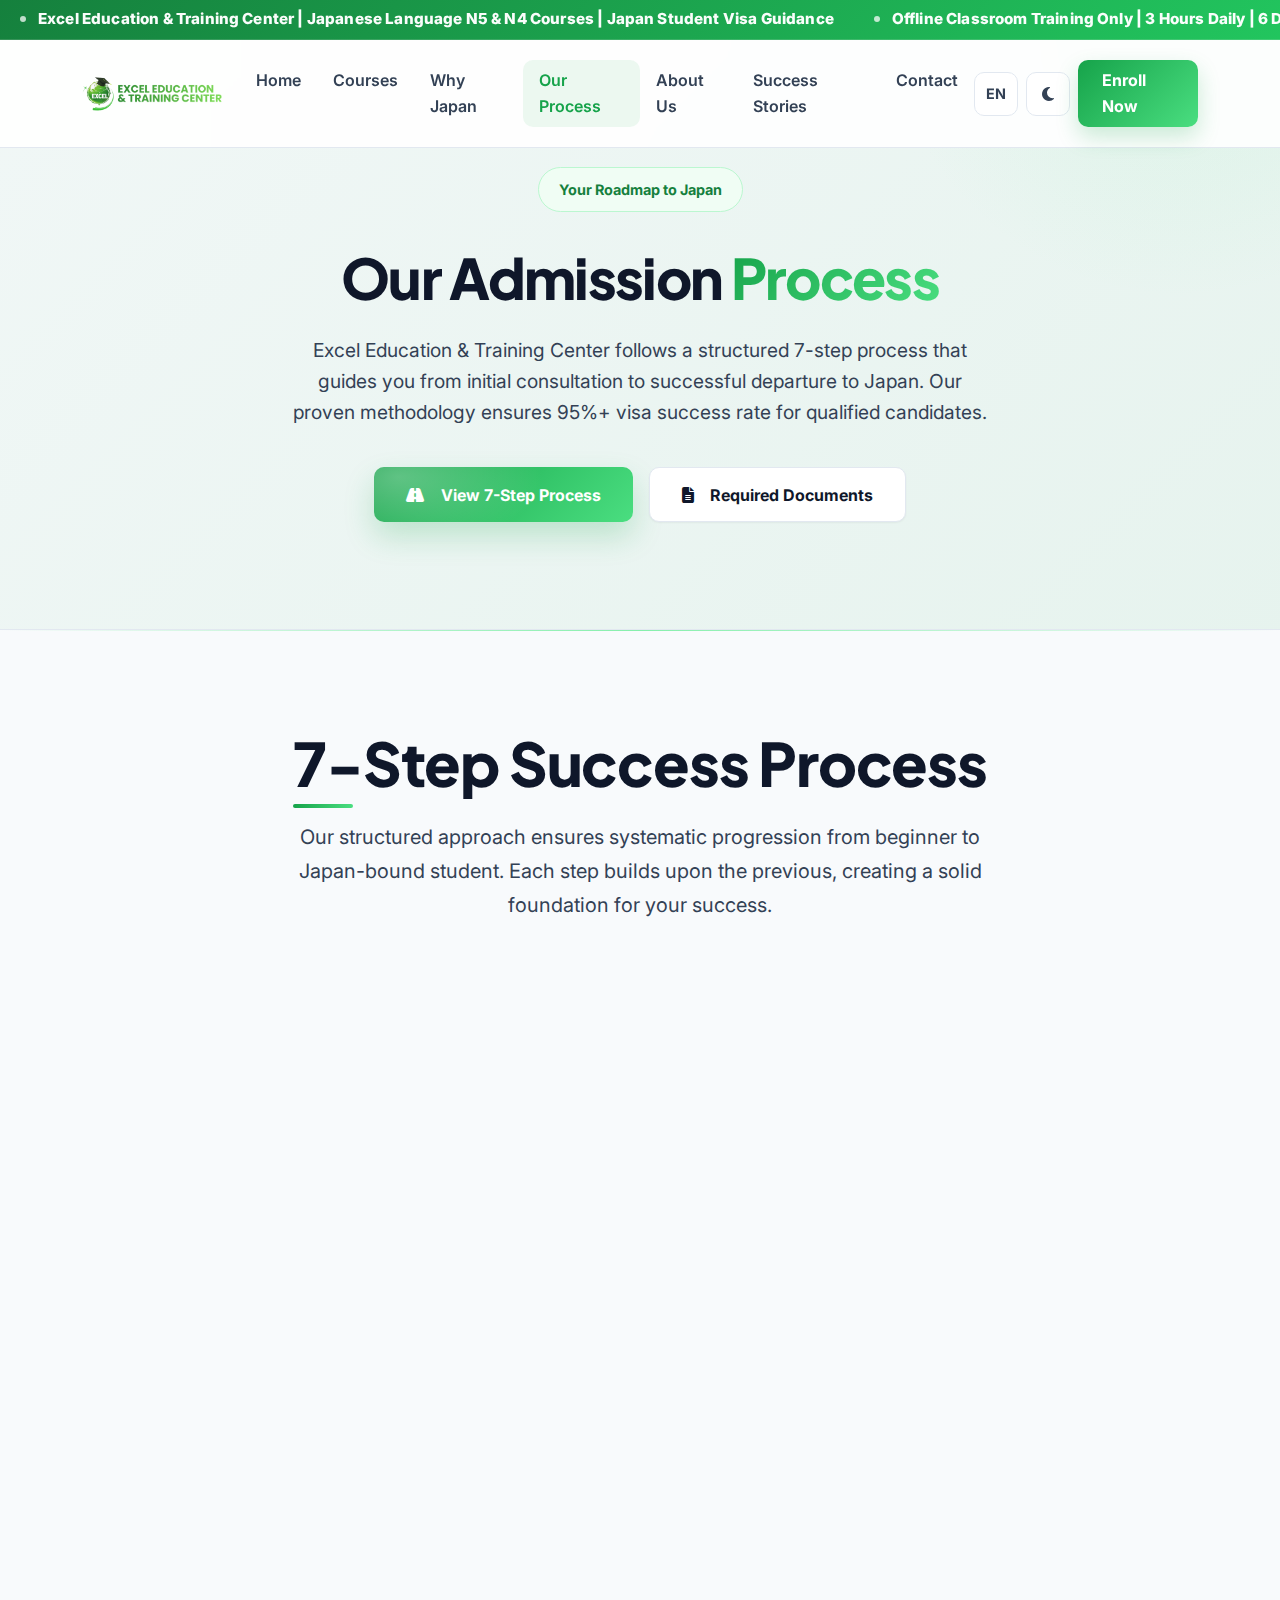
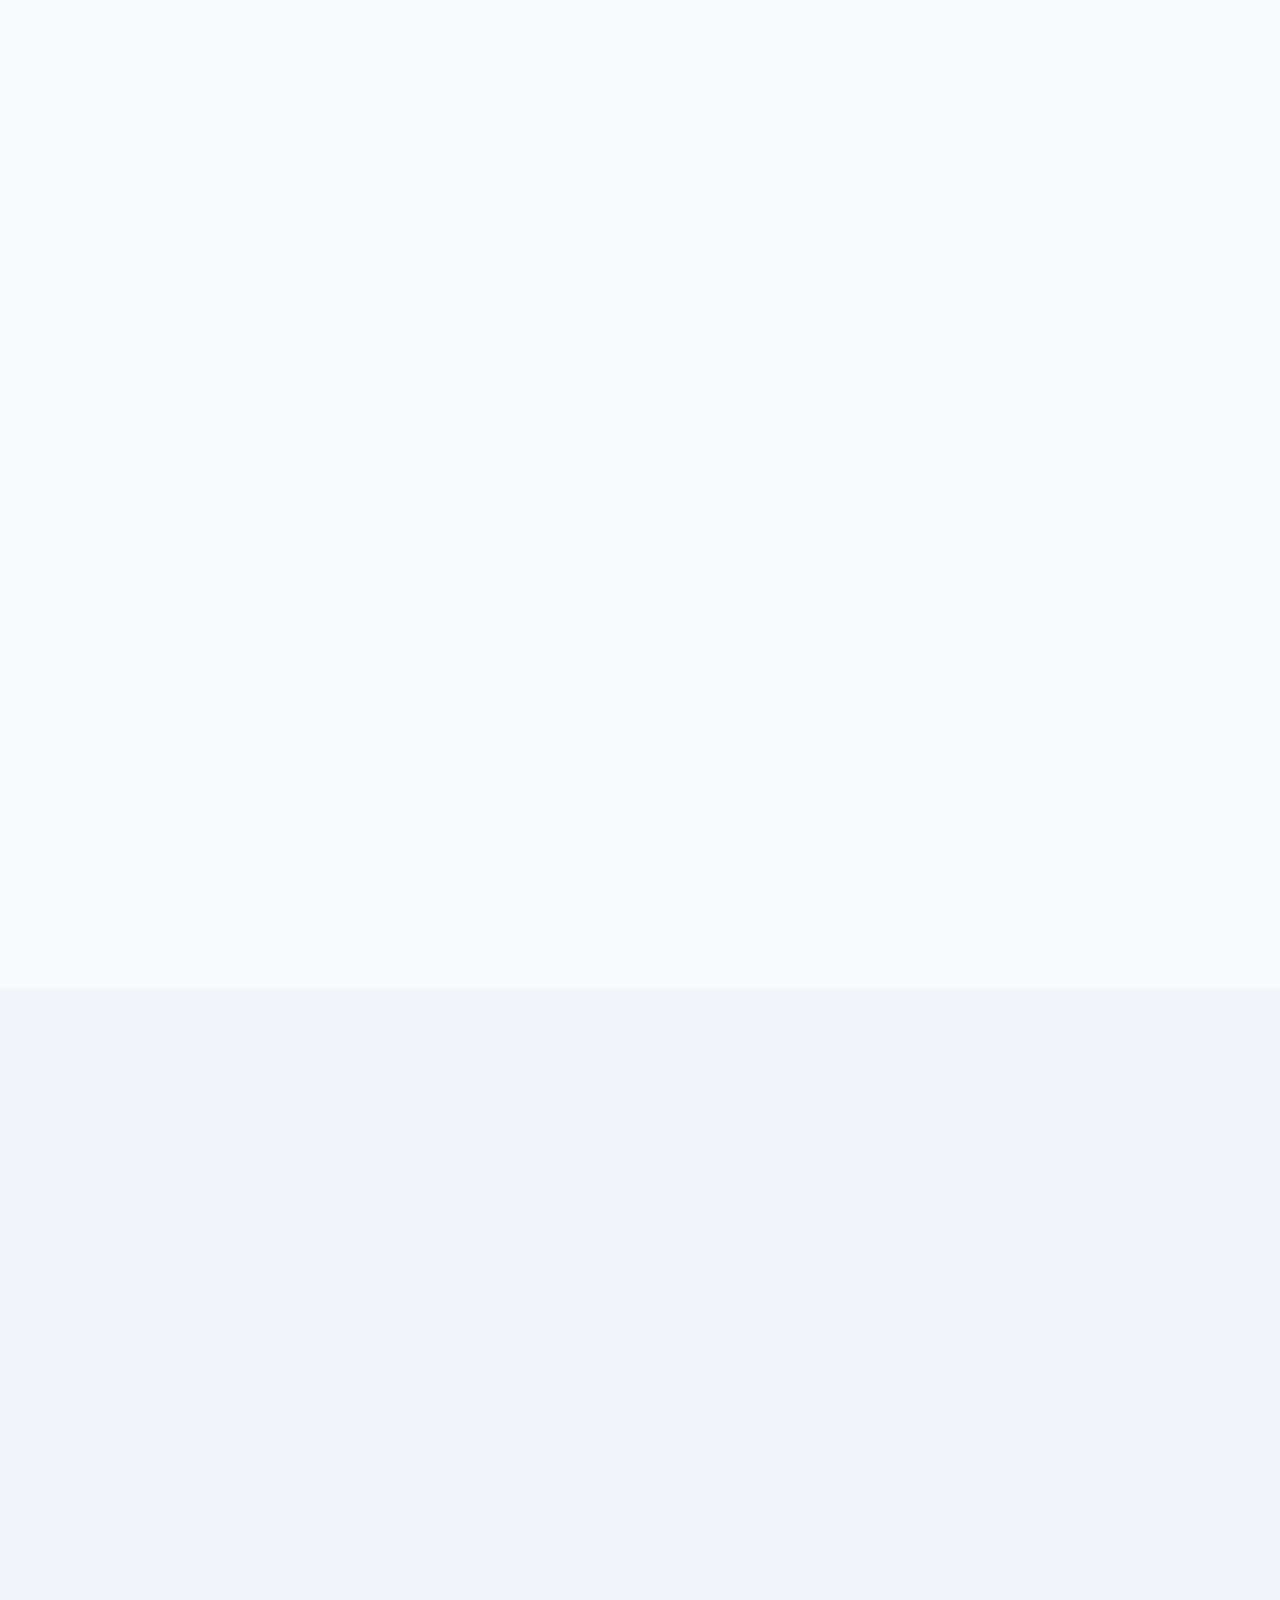
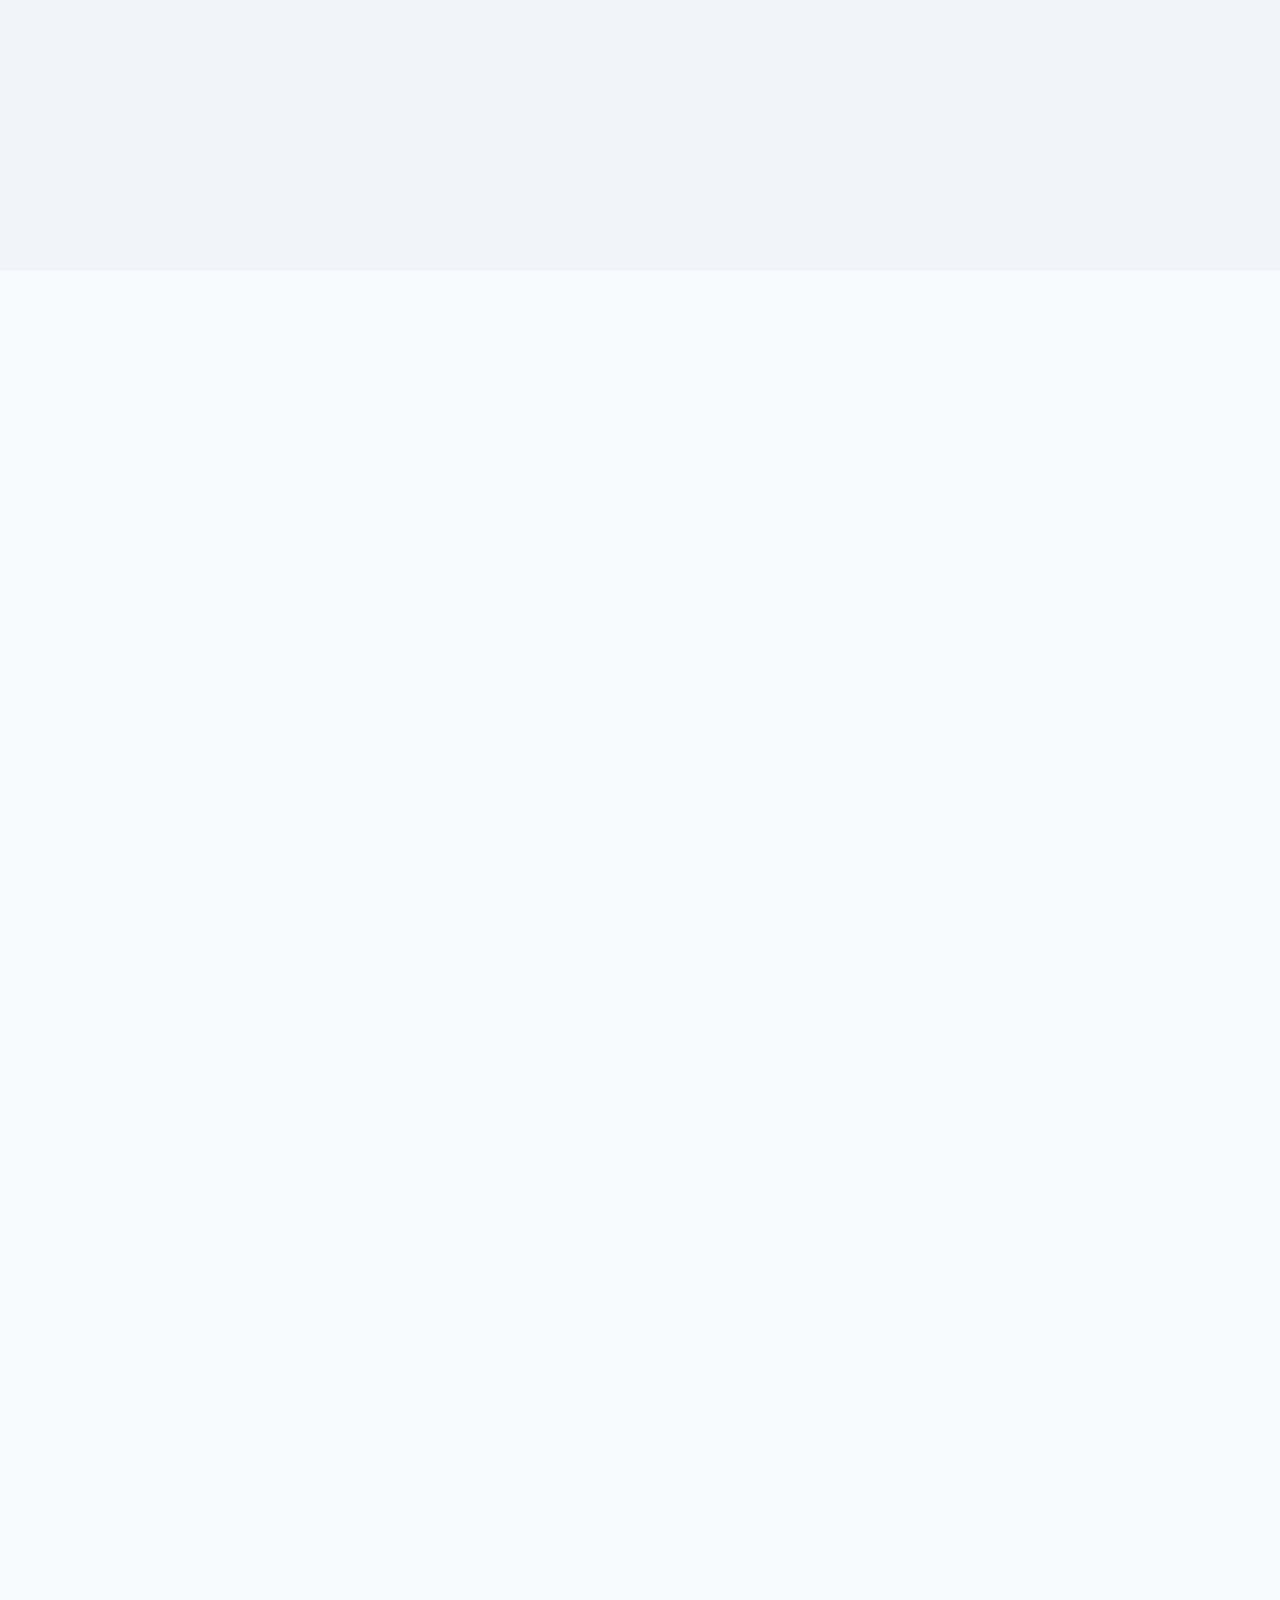
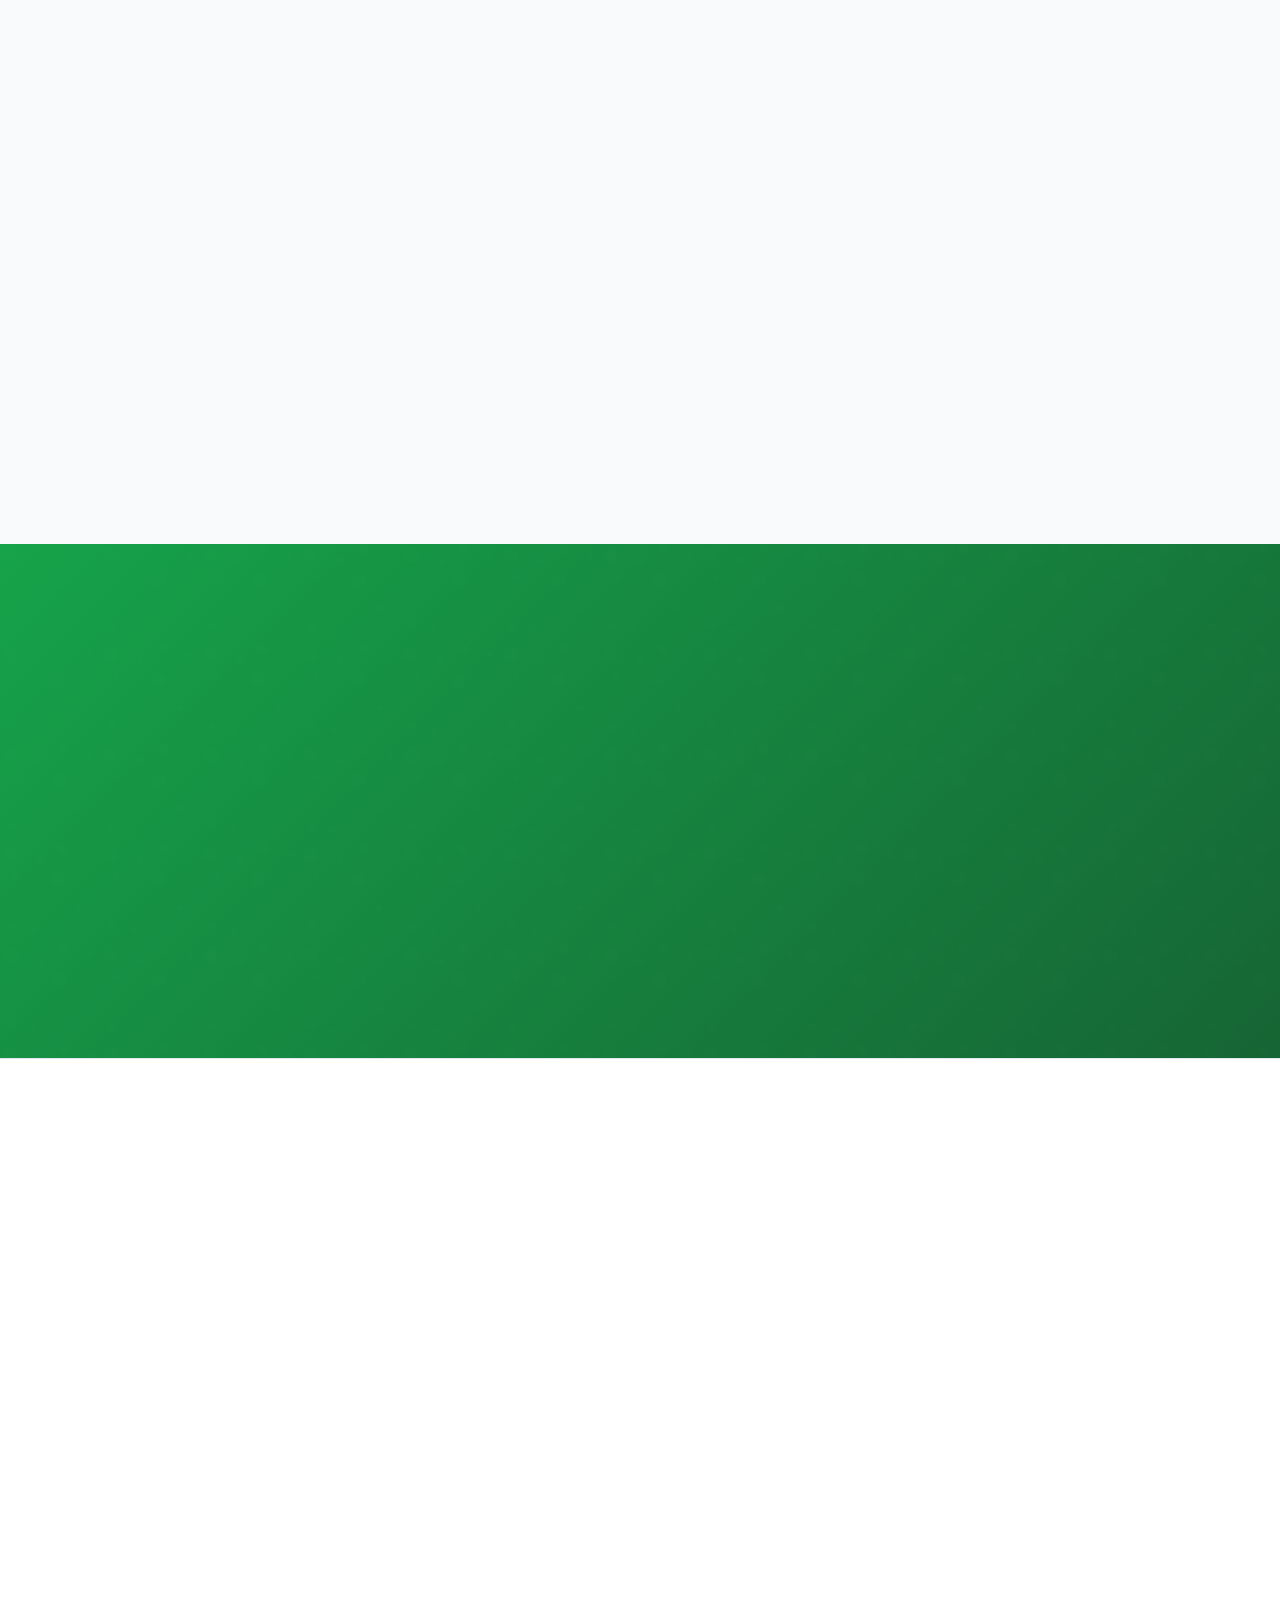
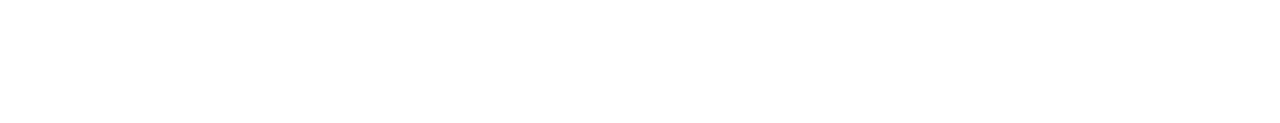
<file: process.html>
<!doctype html>
<html lang="en" data-theme="light">
<head>
  <meta charset="utf-8" />
  <meta name="viewport" content="width=device-width, initial-scale=1" />
  <title>Our Admission Process | Excel Education & Training Center</title>
  <meta name="description" content="Complete step-by-step admission process for studying in Japan. From initial consultation to visa approval - your roadmap to Japanese education success." />
  <meta name="theme-color" content="#166534" />

  <!-- Favicon -->
  <link rel="icon" type="image/png" href="favicon.png" />
  <link rel="apple-touch-icon" href="favicon.png" />

  <!-- Fonts & Icons -->
  <link href="https://fonts.googleapis.com/css2?family=Inter:wght@300;400;500;600;700;800;900&family=Plus+Jakarta+Sans:wght@400;500;600;700;800&display=swap" rel="stylesheet">
  <link rel="stylesheet" href="https://cdnjs.cloudflare.com/ajax/libs/font-awesome/6.4.0/css/all.min.css">
  <link href="https://cdn.jsdelivr.net/npm/bootstrap@5.3.3/dist/css/bootstrap.min.css" rel="stylesheet">
  <link rel="stylesheet" href="https://cdn.jsdelivr.net/npm/bootstrap-icons@1.11.1/font/bootstrap-icons.css">
  
  <!-- Custom CSS -->
  <link rel="stylesheet" href="css/style.css">
  
  <!-- Page-specific CSS -->
  <style>
    /* ===== HERO SECTION ===== */
    #process-hero {
      min-height: 70vh;
      display: flex;
      align-items: center;
      padding-top: calc(var(--marquee-height) + var(--navbar-height));
      background: linear-gradient(135deg, 
        rgba(22, 163, 74, 0.03) 0%, 
        rgba(22, 163, 74, 0.08) 100%),
        var(--bg-primary);
      position: relative;
      overflow: hidden;
    }

    #process-hero::before {
      content: '';
      position: absolute;
      width: 600px;
      height: 600px;
      border-radius: 50%;
      background: radial-gradient(circle, var(--primary-300) 0%, transparent 70%);
      opacity: 0.15;
      top: -300px;
      right: -200px;
      z-index: 0;
    }

    #process-hero .container {
      position: relative;
      z-index: 1;
    }

    #process-hero .hero-badge {
      display: inline-flex;
      align-items: center;
      gap: 10px;
      background: var(--primary-50);
      color: var(--primary-700);
      padding: 10px 20px;
      border-radius: 50px;
      font-weight: 700;
      font-size: 0.9rem;
      margin-bottom: 2rem;
      border: 1px solid var(--primary-200);
    }

    #process-hero .hero-badge .dot {
      width: 8px;
      height: 8px;
      background: var(--primary-500);
      border-radius: 50%;
      animation: pulse 2s infinite;
    }

    #process-hero h1.display-1 {
      font-size: 3.5rem;
      margin-bottom: 1.5rem;
      line-height: 1.2;
    }

    #process-hero .hero-subtitle {
      font-size: 1.2rem;
      line-height: 1.6;
      max-width: 700px;
      margin: 0 auto 2.5rem;
      color: var(--text-secondary);
    }

    /* ===== 7-STEP PROCESS SECTION ===== */
    .process-steps-section {
      padding: 100px 0;
      background: var(--bg-primary);
      position: relative;
    }

    .process-steps-section::before {
      content: '';
      position: absolute;
      top: 0;
      left: 0;
      right: 0;
      height: 1px;
      background: linear-gradient(90deg, 
        transparent, 
        var(--primary-300), 
        transparent);
    }

    .process-step-card {
      background: var(--bg-surface);
      border-radius: var(--radius-lg);
      padding: 2.5rem;
      height: 100%;
      border: 1px solid var(--border-color);
      box-shadow: var(--shadow-md);
      transition: all 0.3s ease;
      position: relative;
      overflow: hidden;
    }

    .process-step-card:hover {
      transform: translateY(-5px);
      box-shadow: var(--shadow-lg);
      border-color: var(--primary-300);
    }

    .process-step-card::before {
      content: '';
      position: absolute;
      top: 0;
      left: 0;
      width: 4px;
      height: 100%;
      background: linear-gradient(to bottom, var(--primary-500), var(--primary-700));
    }

    .step-number {
      position: absolute;
      top: -15px;
      left: 30px;
      width: 50px;
      height: 50px;
      background: linear-gradient(135deg, var(--primary-600), var(--primary-400));
      color: white;
      border-radius: 50%;
      display: flex;
      align-items: center;
      justify-content: center;
      font-weight: 800;
      font-size: 1.2rem;
      box-shadow: 0 4px 12px rgba(22, 163, 74, 0.3);
      z-index: 2;
    }

    .process-step-card h4 {
      font-size: 1.3rem;
      margin-bottom: 1rem;
      color: var(--text-primary);
      padding-left: 15px;
      position: relative;
    }

    .process-step-card h4::before {
      content: '';
      position: absolute;
      left: 0;
      top: 50%;
      transform: translateY(-50%);
      width: 6px;
      height: 6px;
      background: var(--primary-500);
      border-radius: 50%;
    }

    .process-step-card p {
      color: var(--text-secondary);
      line-height: 1.6;
      margin-bottom: 1.5rem;
      font-size: 0.95rem;
    }

    .step-badges {
      display: flex;
      flex-wrap: wrap;
      gap: 8px;
      margin-top: 1rem;
    }

    .step-badge {
      background: var(--primary-50);
      color: var(--primary-700);
      padding: 6px 12px;
      border-radius: 20px;
      font-size: 0.8rem;
      font-weight: 600;
      border: 1px solid var(--primary-200);
    }

    .success-rate-banner {
      background: linear-gradient(135deg, var(--primary-600), var(--primary-800));
      border-radius: var(--radius-lg);
      padding: 3rem;
      margin-top: 4rem;
      color: white;
      box-shadow: var(--shadow-xl);
      position: relative;
      overflow: hidden;
    }

    .success-rate-banner::before {
      content: '';
      position: absolute;
      top: -50%;
      right: -50%;
      width: 200%;
      height: 200%;
      background: radial-gradient(circle, rgba(255,255,255,0.1) 1%, transparent 20%);
    }

    .stat-number-large {
      font-size: 3.5rem;
      font-weight: 800;
      line-height: 1;
      margin-bottom: 0.5rem;
    }

    .stat-label-large {
      font-size: 1rem;
      opacity: 0.9;
      font-weight: 500;
    }

    /* ===== TIMELINE SECTION ===== */
    .timeline-section {
      padding: 100px 0;
      background: var(--bg-secondary);
    }

    .timeline-intakes {
      margin-top: 2rem;
    }

    .intake-card {
      background: var(--bg-surface);
      border-radius: var(--radius-lg);
      padding: 2rem;
      height: 100%;
      border: 1px solid var(--border-color);
      box-shadow: var(--shadow-md);
      transition: transform 0.3s ease;
    }

    .intake-card:hover {
      transform: translateY(-5px);
      box-shadow: var(--shadow-lg);
    }

    .intake-card h4 {
      font-size: 1.25rem;
      margin-bottom: 1.5rem;
      color: var(--text-primary);
      display: flex;
      align-items: center;
      gap: 10px;
    }

    .intake-card h4 i {
      color: var(--primary-600);
    }

    .intake-timeline {
      list-style: none;
      padding: 0;
      margin: 0;
    }

    .intake-timeline li {
      padding: 1rem 0;
      border-bottom: 1px solid var(--border-light);
      display: flex;
      align-items: center;
      justify-content: space-between;
      color: var(--text-secondary);
    }

    .intake-timeline li:last-child {
      border-bottom: none;
    }

    .intake-date {
      background: var(--primary-50);
      color: var(--primary-700);
      padding: 6px 12px;
      border-radius: 15px;
      font-size: 0.85rem;
      font-weight: 600;
      border: 1px solid var(--primary-200);
    }

    /* ===== DOCUMENTS SECTION ===== */
    .documents-section {
      padding: 100px 0;
      background: var(--bg-primary);
    }

    .document-card {
      background: var(--bg-surface);
      border-radius: var(--radius-lg);
      padding: 2.5rem;
      height: 100%;
      border: 1px solid var(--border-color);
      box-shadow: var(--shadow-md);
      transition: all 0.3s ease;
      position: relative;
    }

    .document-card:hover {
      transform: translateY(-5px);
      box-shadow: var(--shadow-lg);
      border-color: var(--primary-300);
    }

    .document-icon {
      width: 70px;
      height: 70px;
      background: linear-gradient(135deg, var(--primary-600), var(--primary-400));
      border-radius: var(--radius-lg);
      display: flex;
      align-items: center;
      justify-content: center;
      margin-bottom: 1.5rem;
      color: white;
      font-size: 1.5rem;
      box-shadow: 0 8px 20px rgba(22, 163, 74, 0.2);
    }

    .document-list {
      list-style: none;
      padding: 0;
      margin: 0;
    }

    .document-list li {
      padding: 0.75rem 0;
      border-bottom: 1px solid var(--border-light);
      display: flex;
      align-items: flex-start;
      gap: 12px;
      color: var(--text-secondary);
    }

    .document-list li:last-child {
      border-bottom: none;
    }

    .document-list li i {
      color: var(--primary-500);
      font-size: 0.9rem;
      margin-top: 3px;
      flex-shrink: 0;
    }

    .document-service-banner {
      background: linear-gradient(135deg, var(--primary-50), var(--primary-100));
      border-radius: var(--radius-lg);
      padding: 3rem;
      margin-top: 4rem;
      border: 2px solid var(--primary-200);
      position: relative;
      overflow: hidden;
    }

    .document-service-banner::before {
      content: '';
      position: absolute;
      top: -100px;
      right: -100px;
      width: 300px;
      height: 300px;
      background: radial-gradient(circle, var(--primary-100) 0%, transparent 70%);
      opacity: 0.5;
    }

    .document-service-content {
      position: relative;
      z-index: 1;
    }

    .document-service-content h4 {
      color: var(--text-primary);
      margin-bottom: 1rem;
    }

    .document-service-content p {
      color: var(--text-secondary);
      margin-bottom: 0;
    }

    /* ===== RESPONSIVE DESIGN ===== */
    @media (max-width: 992px) {
      #process-hero h1.display-1 {
        font-size: 2.8rem;
      }
      
      #process-hero .hero-subtitle {
        font-size: 1.1rem;
      }
      
      .process-step-card {
        padding: 2rem;
      }
      
      .stat-number-large {
        font-size: 2.8rem;
      }
    }

    @media (max-width: 768px) {
      #process-hero {
        min-height: 60vh;
        padding-top: calc(var(--marquee-height) + 80px);
      }
      
      #process-hero h1.display-1 {
        font-size: 2.3rem;
      }
      
      .process-steps-section,
      .timeline-section,
      .documents-section {
        padding: 60px 0;
      }
      
      .success-rate-banner,
      .document-service-banner {
        padding: 2rem;
      }
      
      .process-step-card,
      .document-card {
        padding: 1.5rem;
      }
      
      .document-icon {
        width: 60px;
        height: 60px;
        font-size: 1.3rem;
      }
    }

    @media (max-width: 576px) {
      #process-hero h1.display-1 {
        font-size: 2rem;
      }
      
      #process-hero .hero-subtitle {
        font-size: 1rem;
      }
      
      .step-badges {
        gap: 6px;
      }
      
      .step-badge {
        font-size: 0.75rem;
        padding: 4px 10px;
      }
      
      .stat-number-large {
        font-size: 2.2rem;
      }
      
      .intake-card {
        padding: 1.5rem;
      }
      
      .document-service-banner .btn {
        width: 100%;
      }
    }

    /* ===== ANIMATIONS ===== */
    @keyframes pulse {
      0% {
        transform: scale(1);
        opacity: 1;
      }
      50% {
        transform: scale(1.1);
        opacity: 0.8;
      }
      100% {
        transform: scale(1);
        opacity: 1;
      }
    }

    /* ===== DARK MODE ADJUSTMENTS ===== */
    [data-theme="dark"] #process-hero .hero-badge {
      background: rgba(86, 239, 172, 0.1);
      color: var(--primary-300);
      border-color: rgba(86, 239, 172, 0.2);
    }

    [data-theme="dark"] .process-step-card,
    [data-theme="dark"] .intake-card,
    [data-theme="dark"] .document-card {
      background: var(--bg-surface);
      border-color: var(--border-color);
    }

    [data-theme="dark"] .step-badge,
    [data-theme="dark"] .intake-date {
      background: rgba(86, 239, 172, 0.1);
      color: var(--primary-300);
      border-color: rgba(86, 239, 172, 0.2);
    }

    [data-theme="dark"] .document-service-banner {
      background: linear-gradient(135deg, 
        rgba(22, 163, 74, 0.05), 
        rgba(22, 163, 74, 0.1));
      border-color: rgba(22, 163, 74, 0.2);
    }

    [data-theme="dark"] .document-list li {
      border-bottom-color: var(--border-light);
    }

    [data-theme="dark"] .timeline-row:hover {
      background: rgba(255, 255, 255, 0.02);
    }

    [data-theme="dark"] .success-rate-banner {
      background: linear-gradient(135deg, var(--primary-700), var(--primary-900));
    }

    [data-theme="dark"] .document-service-content h4 {
      color: var(--text-primary);
    }

    [data-theme="dark"] .document-service-content p {
      color: var(--text-secondary);
    }
  </style>
</head>

<body>
  <!-- Top Running Marquee - FIXED -->
  <div class="top-marquee" aria-label="Excel Education Announcement">
    <a href="contact.html" title="Start Your Japanese Journey">
      <div class="marquee-container">
        <div class="marquee-track">
          <span>🎌 Admissions Open for April & October 2025 Intakes - Start Your Japanese Language Journey Today!</span>
          <span>📚 Join Our Intensive 3-Month N5/N4 Japanese Courses - 15,000 BDT Only</span>
          <span>✈️ Complete Japan Study Guidance - From Language Training to Visa Processing</span>
          <span>📞 Call Now: +880 1745-715127 | Kajla, Jatrabari, Dhaka</span>
        </div>
      </div>
    </a>
  </div>

  <!-- Navigation -->
  <nav class="navbar navbar-expand-lg">
    <div class="container">
      <a class="navbar-brand" href="index.html" aria-label="Excel Education Home">
        <img src="logo.png" alt="Excel Education & Training Center Logo" class="brand-logo-img" />
      </a>

      <div class="mobile-controls d-lg-none">
        <button class="lang-toggle lang-toggle-mobile" id="langToggleMobile" type="button" aria-label="Toggle language">
          EN
        </button>
        <button class="theme-toggle theme-toggle-mobile" id="themeToggleMobile" type="button" aria-label="Toggle theme">
          <i class="fas fa-moon"></i>
        </button>
        <button class="navbar-toggler" type="button" data-bs-toggle="collapse" data-bs-target="#navbarNav" aria-label="Open menu">
          <i class="fas fa-bars"></i>
        </button>
      </div>

      <div class="collapse navbar-collapse" id="navbarNav">
        <ul class="navbar-nav mx-auto">
          <li class="nav-item"><a class="nav-link" href="index.html" data-en="Home" data-ja="ホーム">Home</a></li>
          <li class="nav-item"><a class="nav-link" href="courses.html" data-en="Courses" data-ja="コース">Courses</a></li>
          <li class="nav-item"><a class="nav-link" href="why-japan.html" data-en="Why Japan" data-ja="日本について">Why Japan</a></li>
          <li class="nav-item"><a class="nav-link active" href="process.html" data-en="Our Process" data-ja="プロセス">Our Process</a></li>
          <li class="nav-item"><a class="nav-link" href="about.html" data-en="About Us" data-ja="会社概要">About Us</a></li>
          <li class="nav-item"><a class="nav-link" href="testimonials.html" data-en="Success Stories" data-ja="成功事例">Success Stories</a></li>
          <li class="nav-item"><a class="nav-link" href="contact.html" data-en="Contact" data-ja="お問い合わせ">Contact</a></li>
        </ul>

        <div class="d-flex align-items-center gap-2 d-none d-lg-flex">
          <button class="lang-toggle" id="langToggleDesktop" type="button" aria-label="Toggle language">
            EN
          </button>
          <button class="theme-toggle" id="themeToggleDesktop" type="button" aria-label="Toggle theme">
            <i class="fas fa-moon"></i>
          </button>
          <a href="contact.html" class="nav-highlight" data-en="Enroll Now" data-ja="申し込む">Enroll Now</a>
        </div>
      </div>
    </div>
  </nav>

  <!-- Hero Section -->
  <section class="hero" id="process-hero">
    <div class="container">
      <div class="row justify-content-center">
        <div class="col-lg-8 text-center">
          <div class="hero-badge animate-on-scroll" data-en="Your Roadmap to Japan" data-ja="日本へのロードマップ">
            <span class="dot"></span>
            <span>Your Roadmap to Japan</span>
          </div>

          <h1 class="display-1 mb-4 animate-on-scroll">
            <span data-en="Our Admission <span class='text-gradient'>Process</span>" 
                  data-ja="入学<span class='text-gradient'>プロセス</span>">Our Admission <span class="text-gradient">Process</span></span>
          </h1>

          <p class="hero-subtitle animate-on-scroll" style="transition-delay: 120ms;"
             data-en="Excel Education & Training Center follows a structured 7-step process that guides you from initial consultation to successful departure to Japan. Our proven methodology ensures 95%+ visa success rate for qualified candidates."
             data-ja="エクセル教育トレーニングセンターは、初回相談から日本への成功した出発までを導く体系的な7ステッププロセスに従います。当社の実証された方法論により、資格のある候補者に対して95％以上のビザ成功率を確保します。">
            Excel Education & Training Center follows a structured 7-step process that guides you from initial consultation to successful departure to Japan. Our proven methodology ensures 95%+ visa success rate for qualified candidates.
          </p>

          <div class="d-flex flex-wrap gap-3 justify-content-center mb-4 animate-on-scroll" style="transition-delay: 240ms;">
            <a href="#step-by-step" class="btn btn-primary">
              <i class="fas fa-road me-2"></i> <span data-en="View 7-Step Process" data-ja="7ステッププロセスを見る">View 7-Step Process</span>
            </a>
            <a href="#documents" class="btn btn-secondary">
              <i class="fas fa-file-alt me-2"></i> <span data-en="Required Documents" data-ja="必要な書類">Required Documents</span>
            </a>
          </div>
        </div>
      </div>
    </div>
  </section>

  <!-- 7-Step Process Section -->
  <section class="process-steps-section" id="step-by-step">
    <div class="container">
      <div class="row mb-5">
        <div class="col-lg-8 mx-auto text-center">
          <h2 class="display-2 mb-4 section-title animate-on-scroll" data-en="7-Step Success Process" data-ja="7ステップ成功プロセス">
            7-Step Success Process
          </h2>
          <p class="section-subtitle animate-on-scroll" style="transition-delay: 120ms;"
             data-en="Our structured approach ensures systematic progression from beginner to Japan-bound student. Each step builds upon the previous, creating a solid foundation for your success."
             data-ja="当社の体系的なアプローチは、初心者から日本行きの学生への体系的な進歩を保証します。各ステップは前のステップに基づいて構築され、成功のための強固な基盤を作ります。">
            Our structured approach ensures systematic progression from beginner to Japan-bound student. Each step builds upon the previous, creating a solid foundation for your success.
          </p>
        </div>
      </div>

      <div class="row g-4">
        <!-- Step 1 -->
        <div class="col-lg-6 animate-on-scroll">
          <div class="process-step-card">
            <div class="step-number">1</div>
            <h4 data-en="Initial Consultation & Profile Assessment" data-ja="初回相談とプロファイル評価">Initial Consultation & Profile Assessment</h4>
            <p data-en="We begin with a comprehensive counseling session to understand your academic background, career goals, and financial capacity. Our experts evaluate your eligibility for Japanese education."
               data-ja="あなたの学歴、キャリア目標、財政能力を理解するための包括的なカウンセリングセッションから始めます。当社の専門家が日本教育の資格を評価します。">
              We begin with a comprehensive counseling session to understand your academic background, career goals, and financial capacity. Our experts evaluate your eligibility for Japanese education.
            </p>
            <div class="step-badges">
              <span class="step-badge" data-en="Free Session" data-ja="無料セッション">Free Session</span>
              <span class="step-badge" data-en="Eligibility Check" data-ja="資格チェック">Eligibility Check</span>
              <span class="step-badge" data-en="Career Guidance" data-ja="キャリアガイダンス">Career Guidance</span>
            </div>
          </div>
        </div>

        <!-- Step 2 -->
        <div class="col-lg-6 animate-on-scroll" style="transition-delay: 120ms;">
          <div class="process-step-card">
            <div class="step-number">2</div>
            <h4 data-en="Japanese Language Training (N5/N4)" data-ja="日本語研修 (N5/N4)">Japanese Language Training (N5/N4)</h4>
            <p data-en="Enroll in our intensive 3-month Japanese language program. 3 hours daily, 6 days a week of structured classroom learning to achieve JLPT N5 or N4 certification - mandatory for Japan admission."
               data-ja="当社の集中的な3ヶ月日本語プログラムに登録します。週6日、1日3時間の体系的な教室学習で、日本入学に必須のJLPT N5またはN4認定を取得します。">
              Enroll in our intensive 3-month Japanese language program. 3 hours daily, 6 days a week of structured classroom learning to achieve JLPT N5 or N4 certification - mandatory for Japan admission.
            </p>
            <div class="step-badges">
              <span class="step-badge" data-en="3 Months" data-ja="3ヶ月">3 Months</span>
              <span class="step-badge" data-en="6 Days/Week" data-ja="週6日">6 Days/Week</span>
              <span class="step-badge" data-en="3 Hours/Day" data-ja="3時間/日">3 Hours/Day</span>
            </div>
          </div>
        </div>

        <!-- Step 3 -->
        <div class="col-lg-6 animate-on-scroll" style="transition-delay: 240ms;">
          <div class="process-step-card">
            <div class="step-number">3</div>
            <h4 data-en="School Selection & Application" data-ja="学校選択と出願">School Selection & Application</h4>
            <p data-en="Based on your profile and Japanese level, we recommend suitable Japanese language schools in Tokyo, Osaka, Kyoto, etc. We handle complete application process including form filling and document submission."
               data-ja="あなたのプロファイルと日本語レベルに基づいて、東京、大阪、京都などの適切な日本語学校を推薦します。フォーム記入と書類提出を含む完全な出願プロセスを扱います。">
              Based on your profile and Japanese level, we recommend suitable Japanese language schools in Tokyo, Osaka, Kyoto, etc. We handle complete application process including form filling and document submission.
            </p>
            <div class="step-badges">
              <span class="step-badge" data-en="School Matching" data-ja="学校マッチング">School Matching</span>
              <span class="step-badge" data-en="Application Filing" data-ja="出願提出">Application Filing</span>
              <span class="step-badge" data-en="Follow-up" data-ja="フォローアップ">Follow-up</span>
            </div>
          </div>
        </div>

        <!-- Step 4 -->
        <div class="col-lg-6 animate-on-scroll" style="transition-delay: 360ms;">
          <div class="process-step-card">
            <div class="step-number">4</div>
            <h4 data-en="Document Preparation & Verification" data-ja="書類準備と検証">Document Preparation & Verification</h4>
            <p data-en="Our team assists in preparing all required documents: academic certificates, financial proofs, bank statements, sponsorship letters, etc. We ensure all documents meet Japanese immigration standards."
               data-ja="当社のチームがすべての必要な書類の準備を支援します：学歴証明書、財政証明書、銀行明細書、スポンサーシップレターなど。すべての書類が日本の入国管理基準を満たすことを保証します。">
              Our team assists in preparing all required documents: academic certificates, financial proofs, bank statements, sponsorship letters, etc. We ensure all documents meet Japanese immigration standards.
            </p>
            <div class="step-badges">
              <span class="step-badge" data-en="Document Checklist" data-ja="書類チェックリスト">Document Checklist</span>
              <span class="step-badge" data-en="Verification" data-ja="検証">Verification</span>
              <span class="step-badge" data-en="Correction" data-ja="修正">Correction</span>
            </div>
          </div>
        </div>

        <!-- Step 5 -->
        <div class="col-lg-6 animate-on-scroll" style="transition-delay: 480ms;">
          <div class="process-step-card">
            <div class="step-number">5</div>
            <h4 data-en="Certificate of Eligibility (COE) Processing" data-ja="在留資格認定証明書 (COE) 処理">Certificate of Eligibility (COE) Processing</h4>
            <p data-en="The Japanese school submits your COE application to Japanese Immigration. This takes 2-3 months. We coordinate with the school and keep you updated throughout the process."
               data-ja="日本の学校が在留資格認定証明書申請を日本の入国管理局に提出します。これには2-3ヶ月かかります。学校と調整し、プロセス全体を通じて最新情報を提供します。">
              The Japanese school submits your COE application to Japanese Immigration. This takes 2-3 months. We coordinate with the school and keep you updated throughout the process.
            </p>
            <div class="step-badges">
              <span class="step-badge" data-en="2-3 Months" data-ja="2-3ヶ月">2-3 Months</span>
              <span class="step-badge" data-en="Immigration Processing" data-ja="入国管理局処理">Immigration Processing</span>
              <span class="step-badge" data-en="Regular Updates" data-ja="定期的更新">Regular Updates</span>
            </div>
          </div>
        </div>

        <!-- Step 6 -->
        <div class="col-lg-6 animate-on-scroll" style="transition-delay: 600ms;">
          <div class="process-step-card">
            <div class="step-number">6</div>
            <h4 data-en="Visa Application at Japanese Embassy" data-ja="日本大使館でのビザ申請">Visa Application at Japanese Embassy</h4>
            <p data-en="After receiving COE, we assist with visa application at Japanese Embassy in Dhaka. We help with appointment booking, document preparation, and interview preparation if required."
               data-ja="在留資格認定証明書を受け取った後、ダッカの日本大使館でのビザ申請を支援します。アポイントメント予約、書類準備、必要に応じた面接準備を支援します。">
              After receiving COE, we assist with visa application at Japanese Embassy in Dhaka. We help with appointment booking, document preparation, and interview preparation if required.
            </p>
            <div class="step-badges">
              <span class="step-badge" data-en="Embassy Appointment" data-ja="大使館アポイント">Embassy Appointment</span>
              <span class="step-badge" data-en="Visa Documentation" data-ja="ビザ書類">Visa Documentation</span>
              <span class="step-badge" data-en="Final Submission" data-ja="最終提出">Final Submission</span>
            </div>
          </div>
        </div>
      </div>

      <!-- Step 7 (Full Width) -->
      <div class="row mt-4">
        <div class="col-12 animate-on-scroll" style="transition-delay: 720ms;">
          <div class="process-step-card">
            <div class="step-number">7</div>
            <h4 data-en="Pre-Departure & Post-Arrival Support" data-ja="出発前と到着後サポート">Pre-Departure & Post-Arrival Support</h4>
            <p data-en="We provide comprehensive pre-departure guidance including flight booking, accommodation, cultural orientation. Post-arrival support includes airport pickup, school registration, and initial settlement assistance."
               data-ja="フライト予約、宿泊、文化オリエンテーションを含む包括的な出発前ガイダンスを提供します。到着後サポートには空港送迎、学校登録、初期定着支援が含まれます。">
              We provide comprehensive pre-departure guidance including flight booking, accommodation, cultural orientation. Post-arrival support includes airport pickup, school registration, and initial settlement assistance.
            </p>
            <div class="step-badges">
              <span class="step-badge" data-en="Flight & Accommodation" data-ja="フライトと宿泊">Flight & Accommodation</span>
              <span class="step-badge" data-en="Cultural Training" data-ja="文化研修">Cultural Training</span>
              <span class="step-badge" data-en="Settlement Support" data-ja="定着支援">Settlement Support</span>
            </div>
          </div>
        </div>
      </div>

      <!-- Success Rate Banner -->
      <div class="success-rate-banner animate-on-scroll" style="transition-delay: 840ms;">
        <div class="row text-center">
          <div class="col-md-4 mb-4 mb-md-0">
            <div class="stat-number-large">95%+</div>
            <div class="stat-label-large" data-en="Visa Success Rate" data-ja="ビザ成功率">Visa Success Rate</div>
          </div>
          <div class="col-md-4 mb-4 mb-md-0">
            <div class="stat-number-large">500+</div>
            <div class="stat-label-large" data-en="Students Successfully Placed" data-ja="成功した学生配置">Students Successfully Placed</div>
          </div>
          <div class="col-md-4">
            <div class="stat-number-large">100%</div>
            <div class="stat-label-large" data-en="Document Accuracy" data-ja="書類正確性">Document Accuracy</div>
          </div>
        </div>
        <p class="text-center mt-4 mb-0 opacity-90" data-en="Our proven process and attention to detail ensure maximum success rate for qualified candidates"
           data-ja="当社の実証されたプロセスと細部への注意により、資格のある候補者の最大成功率を確保します">
          Our proven process and attention to detail ensure maximum success rate for qualified candidates
        </p>
      </div>
    </div>
  </section>

  <!-- Timeline Section -->
  <section class="timeline-section" id="timeline">
    <div class="container">
      <div class="row mb-5">
        <div class="col-lg-8 mx-auto text-center">
          <h2 class="display-2 mb-4 section-title animate-on-scroll" data-en="Admission Timeline" data-ja="入学タイムライン">Admission Timeline</h2>
          <p class="section-subtitle animate-on-scroll" style="transition-delay: 120ms;"
             data-en="Plan your Japan study journey with our structured intake timelines for April and October admissions."
             data-ja="4月と10月入学のための体系的な入学タイムラインで日本留学の旅を計画してください。">
            Plan your Japan study journey with our structured intake timelines for April and October admissions.
          </p>
        </div>
      </div>

      <div class="row timeline-intakes g-4">
        <div class="col-md-6 animate-on-scroll" style="transition-delay: 240ms;">
          <div class="intake-card">
            <h4><i class="fas fa-calendar-alt"></i> <span data-en="April Intake Timeline" data-ja="4月入学タイムライン">April Intake Timeline</span></h4>
            <ul class="intake-timeline">
              <li>
                <span data-en="Start Japanese Language Course" data-ja="日本語コース開始">Start Japanese Language Course</span>
                <span class="intake-date" data-en="Aug-Sep" data-ja="8-9月">Aug-Sep</span>
              </li>
              <li>
                <span data-en="School Application Deadline" data-ja="学校出願締切">School Application Deadline</span>
                <span class="intake-date" data-en="Oct-Nov" data-ja="10-11月">Oct-Nov</span>
              </li>
              <li>
                <span data-en="COE Processing Period" data-ja="COE処理期間">COE Processing Period</span>
                <span class="intake-date" data-en="Dec-Feb" data-ja="12-2月">Dec-Feb</span>
              </li>
              <li>
                <span data-en="Visa Application & Departure" data-ja="ビザ申請と出発">Visa Application & Departure</span>
                <span class="intake-date" data-en="Mar" data-ja="3月">Mar</span>
              </li>
            </ul>
          </div>
        </div>
        <div class="col-md-6 animate-on-scroll" style="transition-delay: 360ms;">
          <div class="intake-card">
            <h4><i class="fas fa-calendar-alt"></i> <span data-en="October Intake Timeline" data-ja="10月入学タイムライン">October Intake Timeline</span></h4>
            <ul class="intake-timeline">
              <li>
                <span data-en="Start Japanese Language Course" data-ja="日本語コース開始">Start Japanese Language Course</span>
                <span class="intake-date" data-en="Feb-Mar" data-ja="2-3月">Feb-Mar</span>
              </li>
              <li>
                <span data-en="School Application Deadline" data-ja="学校出願締切">School Application Deadline</span>
                <span class="intake-date" data-en="Apr-May" data-ja="4-5月">Apr-May</span>
              </li>
              <li>
                <span data-en="COE Processing Period" data-ja="COE処理期間">COE Processing Period</span>
                <span class="intake-date" data-en="Jun-Aug" data-ja="6-8月">Jun-Aug</span>
              </li>
              <li>
                <span data-en="Visa Application & Departure" data-ja="ビザ申請と出発">Visa Application & Departure</span>
                <span class="intake-date" data-en="Sep" data-ja="9月">Sep</span>
              </li>
            </ul>
          </div>
        </div>
      </div>
    </div>
  </section>

  <!-- Documents Section -->
  <section class="documents-section" id="documents">
    <div class="container">
      <div class="row mb-5">
        <div class="col-lg-8 mx-auto text-center">
          <h2 class="display-2 mb-4 section-title animate-on-scroll" data-en="Required Documents Checklist" data-ja="必要な書類チェックリスト">Required Documents Checklist</h2>
          <p class="section-subtitle animate-on-scroll" style="transition-delay: 120ms;"
             data-en="Complete document preparation is crucial for visa success. Here's everything you need for your Japan student visa application."
             data-ja="完全な書類準備はビザ成功のために重要です。以下は日本学生ビザ申請に必要なすべてです。">
            Complete document preparation is crucial for visa success. Here's everything you need for your Japan student visa application.
          </p>
        </div>
      </div>

      <div class="row g-4">
        <div class="col-md-6 col-lg-4 animate-on-scroll">
          <div class="document-card">
            <div class="document-icon">
              <i class="bi bi-file-earmark-text"></i>
            </div>
            <h3 class="mb-4" data-en="Academic Documents" data-ja="学術書類">Academic Documents</h3>
            <ul class="document-list">
              <li><i class="fas fa-check"></i> <span data-en="SSC/O-Level Certificate & Transcript" data-ja="SSC/Oレベル証明書と成績証明書">SSC/O-Level Certificate & Transcript</span></li>
              <li><i class="fas fa-check"></i> <span data-en="HSC/A-Level Certificate & Transcript" data-ja="HSC/Aレベル証明書と成績証明書">HSC/A-Level Certificate & Transcript</span></li>
              <li><i class="fas fa-check"></i> <span data-en="Bachelor's Degree (if applicable)" data-ja="学士号（該当する場合）">Bachelor's Degree (if applicable)</span></li>
              <li><i class="fas fa-check"></i> <span data-en="All academic mark sheets" data-ja="すべての学業成績表">All academic mark sheets</span></li>
              <li><i class="fas fa-check"></i> <span data-en="School/College Leaving Certificate" data-ja="学校/大学離学証明書">School/College Leaving Certificate</span></li>
            </ul>
          </div>
        </div>

        <div class="col-md-6 col-lg-4 animate-on-scroll" style="transition-delay: 120ms;">
          <div class="document-card">
            <div class="document-icon">
              <i class="bi bi-bank"></i>
            </div>
            <h3 class="mb-4" data-en="Financial Documents" data-ja="財政書類">Financial Documents</h3>
            <ul class="document-list">
              <li><i class="fas fa-check"></i> <span data-en="Bank Statement (Last 6 Months)" data-ja="銀行明細書（過去6ヶ月）">Bank Statement (Last 6 Months)</span></li>
              <li><i class="fas fa-check"></i> <span data-en="Bank Solvency Certificate" data-ja="銀行支払能力証明書">Bank Solvency Certificate</span></li>
              <li><i class="fas fa-check"></i> <span data-en="Sponsor's Income Documents" data-ja="スポンサーの収入書類">Sponsor's Income Documents</span></li>
              <li><i class="fas fa-check"></i> <span data-en="Tax Returns (Last 2-3 Years)" data-ja="納税申告書（過去2-3年）">Tax Returns (Last 2-3 Years)</span></li>
              <li><i class="fas fa-check"></i> <span data-en="Sponsorship Letter (Notarized)" data-ja="スポンサーシップレター（公証済み）">Sponsorship Letter (Notarized)</span></li>
            </ul>
          </div>
        </div>

        <div class="col-md-6 col-lg-4 animate-on-scroll" style="transition-delay: 240ms;">
          <div class="document-card">
            <div class="document-icon">
              <i class="bi bi-person-badge"></i>
            </div>
            <h3 class="mb-4" data-en="Personal Documents" data-ja="個人書類">Personal Documents</h3>
            <ul class="document-list">
              <li><i class="fas fa-check"></i> <span data-en="Valid Passport (Minimum 2 Years)" data-ja="有効なパスポート（最低2年）">Valid Passport (Minimum 2 Years)</span></li>
              <li><i class="fas fa-check"></i> <span data-en="Passport Size Photos (45mm x 35mm)" data-ja="パスポートサイズ写真（45mm x 35mm）">Passport Size Photos (45mm x 35mm)</span></li>
              <li><i class="fas fa-check"></i> <span data-en="Birth Certificate" data-ja="出生証明書">Birth Certificate</span></li>
              <li><i class="fas fa-check"></i> <span data-en="National ID Card (NID)" data-ja="国民IDカード（NID）">National ID Card (NID)</span></li>
              <li><i class="fas fa-check"></i> <span data-en="Japanese Language Certificate (N5/N4)" data-ja="日本語証明書（N5/N4）">Japanese Language Certificate (N5/N4)</span></li>
            </ul>
          </div>
        </div>
      </div>

      <!-- Professional Document Preparation Service -->
      <div class="document-service-banner animate-on-scroll" style="transition-delay: 360ms;">
        <div class="document-service-content">
          <div class="row align-items-center">
            <div class="col-lg-9">
              <h4 class="mb-3" data-en="Professional Document Preparation Service" data-ja="プロフェッショナル書類準備サービス">Professional Document Preparation Service</h4>
              <p class="mb-0" data-en="Our expert team provides complete document verification, correction, translation, and preparation to ensure 100% accuracy and compliance with Japanese immigration requirements."
                 data-ja="当社の専門家チームは、100％の正確性と日本の入国管理要件への準拠を確保するための完全な書類検証、修正、翻訳、準備を提供します。">
                Our expert team provides complete document verification, correction, translation, and preparation to ensure 100% accuracy and compliance with Japanese immigration requirements.
              </p>
            </div>
            <div class="col-lg-3 text-lg-end mt-4 mt-lg-0">
              <a href="contact.html" class="btn btn-primary px-4 py-3">
                <i class="fas fa-file-contract me-2"></i> <span data-en="Get Support" data-ja="サポートを入手">Get Support</span>
              </a>
            </div>
          </div>
        </div>
      </div>
    </div>
  </section>

  <!-- FAQ Section -->
  <section class="faq-section preview-section" id="faq">
    <div class="container">
      <div class="row mb-5">
        <div class="col-lg-8 mx-auto text-center">
          <h2 class="display-2 mb-4 section-title animate-on-scroll" data-en="Process FAQs" data-ja="プロセスFAQ">Process FAQs</h2>
          <p class="section-subtitle animate-on-scroll" style="transition-delay: 120ms;"
             data-en="Answers to common questions about our admission process, timelines, and requirements."
             data-ja="当社の入学プロセス、タイムライン、要件に関するよくある質問への回答。">
            Answers to common questions about our admission process, timelines, and requirements.
          </p>
        </div>
      </div>

      <div class="row">
        <div class="col-lg-10 mx-auto">
          <div class="accordion" id="processFaqAccordion">
            <!-- FAQ Items (same as before, but cleaned up) -->
            <div class="accordion-item animate-on-scroll">
              <h3 class="accordion-header" id="processFaqHeading1">
                <button class="accordion-button collapsed" type="button" data-bs-toggle="collapse" data-bs-target="#processFaqCollapse1" aria-expanded="false" aria-controls="processFaqCollapse1">
                  <span data-en="When should I start the process for April/October intake?" data-ja="4月/10月入学のためのプロセスはいつ開始すべきですか？">
                    When should I start the process for April/October intake?
                  </span>
                </button>
              </h3>
              <div id="processFaqCollapse1" class="accordion-collapse collapse" aria-labelledby="processFaqHeading1" data-bs-parent="#processFaqAccordion">
                <div class="accordion-body">
                  <p data-en="For April intake: Start in August-September of the previous year. For October intake: Start in February-March of the same year. This allows sufficient time for Japanese language training (3 months), document preparation, school applications (deadlines typically 5-6 months before intake), and visa processing."
                     data-ja="4月入学の場合：前年の8-9月に開始します。10月入学の場合：同年の2-3月に開始します。これにより、日本語研修（3ヶ月）、書類準備、学校出願（締切は通常入学の5-6ヶ月前）、ビザ処理の十分な時間が確保できます。">
                    For April intake: Start in August-September of the previous year. For October intake: Start in February-March of the same year. This allows sufficient time for Japanese language training (3 months), document preparation, school applications (deadlines typically 5-6 months before intake), and visa processing.
                  </p>
                </div>
              </div>
            </div>

            <!-- Add remaining FAQ items here (same structure) -->
            
            <div class="accordion-item animate-on-scroll" style="transition-delay: 120ms;">
              <h3 class="accordion-header" id="processFaqHeading2">
                <button class="accordion-button collapsed" type="button" data-bs-toggle="collapse" data-bs-target="#processFaqCollapse2" aria-expanded="false" aria-controls="processFaqCollapse2">
                  <span data-en="What is the minimum bank balance required?" data-ja="必要な最低銀行残高はいくらですか？">
                    What is the minimum bank balance required?
                  </span>
                </button>
              </h3>
              <div id="processFaqCollapse2" class="accordion-collapse collapse" aria-labelledby="processFaqHeading2" data-bs-parent="#processFaqAccordion">
                <div class="accordion-body">
                  <p data-en="You need to show approximately 15-20 lakh BDT in sponsor's bank account. This should cover tuition fees + living expenses for 1-2 years. The exact amount varies based on school fees and duration."
                     data-ja="スポンサーの銀行口座に約15-20万BDTを示す必要があります。これは1-2年の授業料＋生活費をカバーするはずです。正確な金額は学校の授業料と期間によって異なります。">
                    You need to show approximately 15-20 lakh BDT in sponsor's bank account. This should cover tuition fees + living expenses for 1-2 years. The exact amount varies based on school fees and duration.
                  </p>
                </div>
              </div>
            </div>
          </div>

          <div class="text-center mt-5 animate-on-scroll" style="transition-delay: 720ms;">
            <a href="contact.html" class="btn btn-primary px-5 py-3">
              <i class="fas fa-question-circle me-2"></i> <span data-en="More Questions? Book Free Consultation" data-ja="さらに質問がありますか？無料相談を予約">More Questions? Book Free Consultation</span>
            </a>
          </div>
        </div>
      </div>
    </div>
  </section>

  <!-- CTA -->
  <section class="cta" id="contact">
    <div class="container">
      <div class="cta-content animate-on-scroll">
        <h2 class="cta-title" data-en="Ready to Begin Your Japan Journey?" data-ja="日本への旅を始める準備はできていますか？">Ready to Begin Your Japan Journey?</h2>
        <p class="cta-subtitle" 
           data-en="Take the first step today. Book a free consultation with our Japan education experts and get your personalized roadmap to studying in Japan."
           data-ja="今日最初の一歩を踏み出しましょう。日本の教育専門家との無料相談を予約し、日本留学のための個別ロードマップを入手してください。">
          Take the first step today. Book a free consultation with our Japan education experts and get your personalized roadmap to studying in Japan.
        </p>

        <div class="cta-buttons">
          <a href="contact.html" class="btn btn-light px-5 py-3">
            <i class="fas fa-calendar-check me-2"></i> <span data-en="Book Free Consultation" data-ja="無料相談を予約">Book Free Consultation</span>
          </a>
          <a href="tel:+8801745715127" class="btn btn-outline-light px-5 py-3">
            <i class="fas fa-phone me-2"></i> <span data-en="Call Now: +880 1745-715127" data-ja="今すぐ電話: +880 1745-715127">Call Now: +880 1745-715127</span>
          </a>
        </div>

        <p class="mt-4 opacity-75">
          <i class="fas fa-map-marker-alt me-2"></i>
          <span data-en="Location: Kajla, Jatrabari, Dhaka | Office Time: Sat-Thu, 10:00 AM – 6:00 PM"
                data-ja="所在地: カジュラ、ジャトラバリ、ダッカ | 営業時間: 土〜木、午前10時 – 午後6時">
            Location: Kajla, Jatrabari, Dhaka | Office Time: Sat-Thu, 10:00 AM – 6:00 PM
          </span>
        </p>
      </div>
    </div>
  </section>

  <!-- Footer -->
  <footer>
    <div class="container">
      <div class="row">
        <div class="col-lg-4 mb-5 mb-lg-0 animate-on-scroll">
          <div class="footer-logo">
            <img src="logo.png" alt="Excel Education & Training Center Logo" class="brand-logo-img" />
          </div>
          <p class="footer-description" 
             data-en="Excel Education & Training Center is a premier Japanese language institute in Dhaka, offering intensive N5/N4 courses and Japan student visa guidance through structured offline classroom training in a disciplined, focused environment."
             data-ja="エクセル教育トレーニングセンターはダッカの主要な日本語学校で、規律ある集中環境での体系的な対面教室研修を通じて、集中的なN5/N4コースと日本学生ビザガイダンスを提供しています。">
            Excel Education & Training Center is a premier Japanese language institute in Dhaka,
            offering intensive N5/N4 courses and Japan student visa guidance through structured
            offline classroom training in a disciplined, focused environment.
          </p>

          <div class="social-links">
            <a href="#" class="social-link" aria-label="Facebook"><i class="fab fa-facebook-f"></i></a>
            <a href="#" class="social-link" aria-label="Instagram"><i class="fab fa-instagram"></i></a>
            <a href="#" class="social-link" aria-label="YouTube"><i class="fab fa-youtube"></i></a>
            <a href="#" class="social-link" aria-label="LinkedIn"><i class="fab fa-linkedin-in"></i></a>
          </div>
        </div>

        <div class="col-lg-2 col-md-4 mb-5 mb-md-0 animate-on-scroll" style="transition-delay: 120ms;">
          <h5 class="footer-heading" data-en="Quick Links" data-ja="クイックリンク">Quick Links</h5>
          <a href="index.html" class="footer-link" data-en="Home" data-ja="ホーム">Home</a>
          <a href="courses.html" class="footer-link" data-en="Courses" data-ja="コース">Courses</a>
          <a href="why-japan.html" class="footer-link" data-en="Why Japan" data-ja="日本について">Why Japan</a>
          <a href="process.html" class="footer-link" data-en="Our Process" data-ja="プロセス">Our Process</a>
          <a href="about.html" class="footer-link" data-en="About Us" data-ja="会社概要">About Us</a>
          <a href="testimonials.html" class="footer-link" data-en="Success Stories" data-ja="成功事例">Success Stories</a>
          <a href="#step-by-step" class="footer-link" data-en="7-Step Process" data-ja="7ステッププロセス">7-Step Process</a>
          <a href="#documents" class="footer-link" data-en="Document Checklist" data-ja="書類チェックリスト">Document Checklist</a>
        </div>

        <div class="col-lg-3 col-md-4 mb-5 mb-md-0 animate-on-scroll" style="transition-delay: 240ms;">
          <h5 class="footer-heading" data-en="Process Resources" data-ja="プロセスリソース">Process Resources</h5>
          <a href="#timeline" class="footer-link" data-en="Process Timeline" data-ja="プロセスタイムライン">Process Timeline</a>
          <a href="#documents" class="footer-link" data-en="Required Documents" data-ja="必要な書類">Required Documents</a>
          <a href="#faq" class="footer-link" data-en="Process FAQs" data-ja="プロセスFAQ">Process FAQs</a>
          <a href="courses.html#n5-course" class="footer-link" data-en="Japanese Language Course" data-ja="日本語コース">Japanese Language Course</a>
          <a href="contact.html" class="footer-link" data-en="Start Application" data-ja="出願開始">Start Application</a>
        </div>

        <div class="col-lg-3 col-md-4 animate-on-scroll" style="transition-delay: 360ms;">
          <h5 class="footer-heading" data-en="Contact Information" data-ja="連絡先情報">Contact Information</h5>
          <div class="mb-4">
            <div class="d-flex align-items-start mb-3">
              <i class="fas fa-map-marker-alt mt-1 me-3" style="color: var(--primary-600);"></i>
              <div>
                <div class="fw-bold small" data-en="Address" data-ja="住所">Address</div>
                <div class="text-tertiary">Kajla, Jatrabari, Dhaka, Bangladesh</div>
              </div>
            </div>

            <div class="d-flex align-items-start mb-3">
              <i class="fas fa-clock mt-1 me-3" style="color: var(--primary-600);"></i>
              <div>
                <div class="fw-bold small" data-en="Office Hours" data-ja="営業時間">Office Hours</div>
                <div class="text-tertiary" data-en="Saturday – Thursday" data-ja="土曜日 – 木曜日">Saturday – Thursday</div>
                <div class="text-tertiary" data-en="10:00 AM – 6:00 PM" data-ja="午前10時 – 午後6時">10:00 AM – 6:00 PM</div>
              </div>
            </div>

            <div class="d-flex align-items-start">
              <i class="fas fa-phone mt-1 me-3" style="color: var(--primary-600);"></i>
              <div>
                <div class="fw-bold small" data-en="Phone" data-ja="電話">Phone</div>
                <a href="tel:+8801745715127" class="footer-link">+880 1745-715127</a>
              </div>
            </div>
          </div>
        </div>
      </div>

      <div class="footer-bottom animate-on-scroll" style="transition-delay: 480ms;">
        <p data-en="© <span id='currentYear'></span> Excel Education & Training Center. All rights reserved."
           data-ja="© <span id='currentYear'></span> エクセル教育トレーニングセンター。無断複写・転載を禁じます。">
          © <span id="currentYear"></span> Excel Education & Training Center. All rights reserved.
        </p>
        <div class="footer-legal">
          <a href="privacy.html" data-en="Privacy Policy" data-ja="プライバシーポリシー">Privacy Policy</a>
          <a href="terms.html" data-en="Terms & Conditions" data-ja="利用規約">Terms & Conditions</a>
          <a href="disclaimer.html" data-en="Disclaimer" data-ja="免責事項">Disclaimer</a>
          <a href="sitemap.html" data-en="Sitemap" data-ja="サイトマップ">Sitemap</a>
        </div>
      </div>
    </div>
  </footer>

  <!-- Back to top -->
  <button class="back-top" id="backTop" type="button" aria-label="Back to top">
    <i class="fas fa-arrow-up"></i>
  </button>

  <!-- JavaScript -->
  <script src="https://cdn.jsdelivr.net/npm/bootstrap@5.3.3/dist/js/bootstrap.bundle.min.js"></script>
  <script src="js/main.js"></script>
  <script>
    // Initialize current year
    document.addEventListener('DOMContentLoaded', function() {
      document.getElementById('currentYear').textContent = new Date().getFullYear();
    });
  </script>
</body>
</html>
</file>
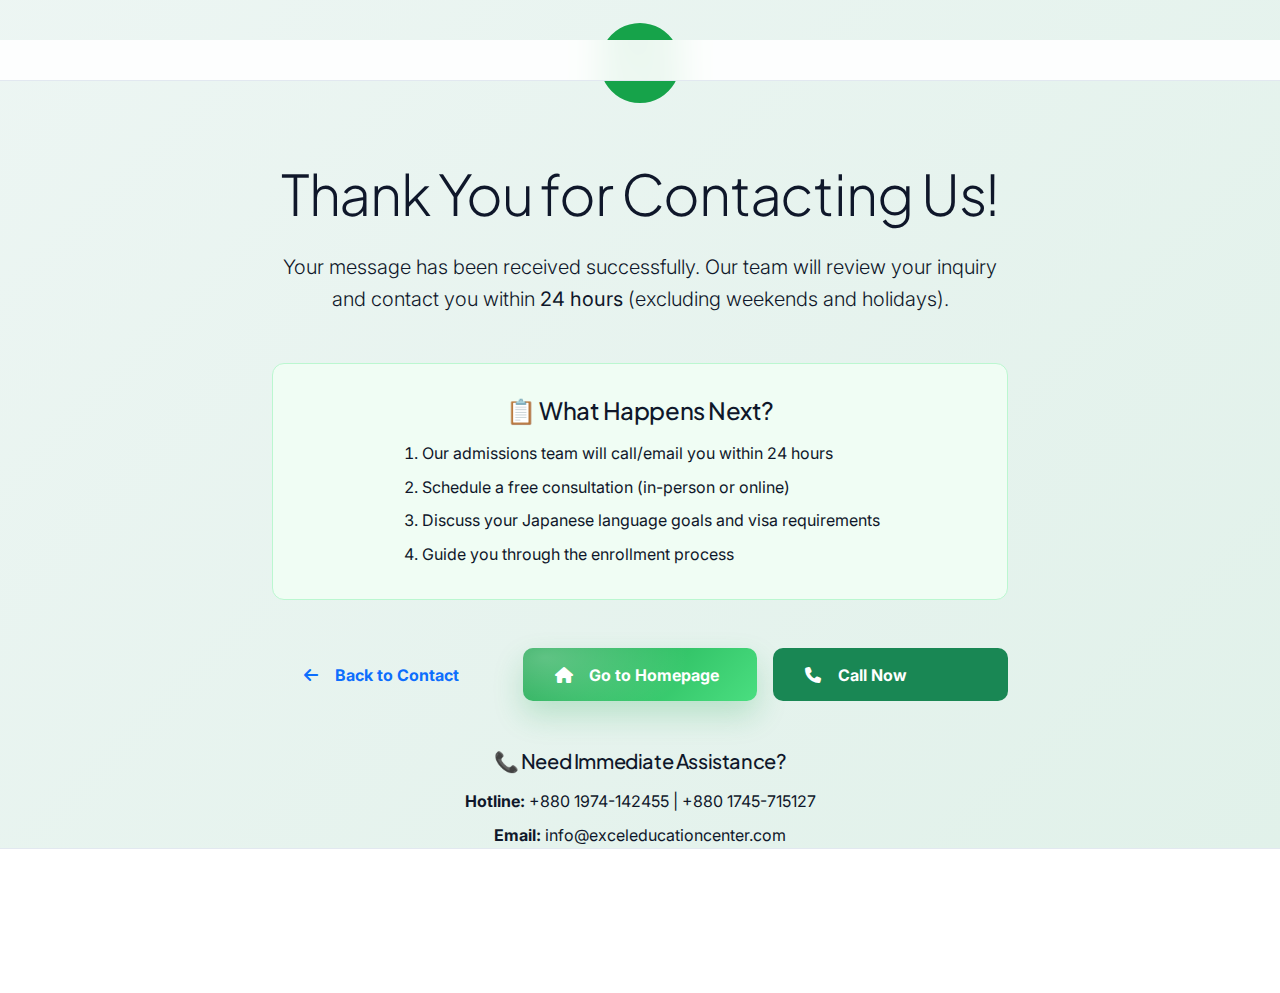
<file: thank-you.html>
<!-- thank-you.html -->
<!doctype html>
<html lang="en">

<head>
    <meta charset="utf-8">
    <meta name="viewport" content="width=device-width, initial-scale=1">
    <title>Thank You | Excel Education & Training Center</title>
    <meta name="description" content="Thank you for contacting Excel Education. We'll contact you within 24 hours.">
    <meta name="robots" content="noindex, nofollow">

    <!-- Same CSS/JS as contact.html -->
    <link
        href="https://fonts.googleapis.com/css2?family=Inter:wght@300;400;500;600;700;800;900&family=Plus+Jakarta+Sans:wght@400;500;600;700;800&display=swap"
        rel="stylesheet">
    <link rel="stylesheet" href="https://cdnjs.cloudflare.com/ajax/libs/font-awesome/6.4.0/css/all.min.css">
    <link href="https://cdn.jsdelivr.net/npm/bootstrap@5.3.3/dist/css/bootstrap.min.css" rel="stylesheet">
    <link rel="stylesheet" href="css/style.css">

    <style>
        .thank-you-hero {
            min-height: 70vh;
            display: flex;
            align-items: center;
            justify-content: center;
            text-align: center;
            background: linear-gradient(135deg, rgba(22, 163, 74, 0.05) 0%, rgba(22, 163, 74, 0.1) 100%);
        }

        .success-icon {
            font-size: 5rem;
            color: #16a34a;
            margin-bottom: 2rem;
        }

        .next-steps {
            background: #f0fdf4;
            border-radius: 12px;
            padding: 2rem;
            margin: 3rem 0;
            border: 1px solid #bbf7d0;
        }
    </style>
</head>

<body>
    <!-- Same navigation as contact.html -->
    <nav class="navbar navbar-expand-lg">
        <!-- ... copy navbar from contact.html ... -->
    </nav>

    <section class="thank-you-hero">
        <div class="container">
            <div class="row justify-content-center">
                <div class="col-lg-8">
                    <div class="success-icon">
                        <i class="fas fa-check-circle"></i>
                    </div>

                    <h1 class="display-4 mb-4">Thank You for Contacting Us!</h1>

                    <p class="lead mb-4">
                        Your message has been received successfully. Our team will review your inquiry
                        and contact you within <strong>24 hours</strong> (excluding weekends and holidays).
                    </p>

                    <div class="next-steps">
                        <h3 class="h4 mb-3">📋 What Happens Next?</h3>
                        <ol class="text-start" style="max-width: 500px; margin: 0 auto;">
                            <li class="mb-2">Our admissions team will call/email you within 24 hours</li>
                            <li class="mb-2">Schedule a free consultation (in-person or online)</li>
                            <li class="mb-2">Discuss your Japanese language goals and visa requirements</li>
                            <li>Guide you through the enrollment process</li>
                        </ol>
                    </div>

                    <div class="row g-3 justify-content-center">
                        <div class="col-md-4">
                            <a href="contact.html" class="btn btn-outline-primary w-100">
                                <i class="fas fa-arrow-left me-2"></i>Back to Contact
                            </a>
                        </div>
                        <div class="col-md-4">
                            <a href="index.html" class="btn btn-primary w-100">
                                <i class="fas fa-home me-2"></i>Go to Homepage
                            </a>
                        </div>
                        <div class="col-md-4">
                            <a href="tel:+8801974142455" class="btn btn-success w-100">
                                <i class="fas fa-phone me-2"></i>Call Now
                            </a>
                        </div>
                    </div>

                    <div class="mt-5">
                        <h4 class="h5 mb-3">📞 Need Immediate Assistance?</h4>
                        <p class="mb-2">
                            <strong>Hotline:</strong> +880 1974-142455 | +880 1745-715127
                        </p>
                        <p class="mb-0">
                            <strong>Email:</strong> info@exceleducationcenter.com
                        </p>
                    </div>
                </div>
            </div>
        </div>
    </section>

    <!-- Same footer as contact.html -->
    <footer>
        <!-- ... copy footer from contact.html ... -->
    </footer>

    <script>
        // Redirect back after 30 seconds if user stays
        setTimeout(() => {
            window.location.href = 'index.html';
        }, 30000);
    </script>
</body>

</html>
</file>
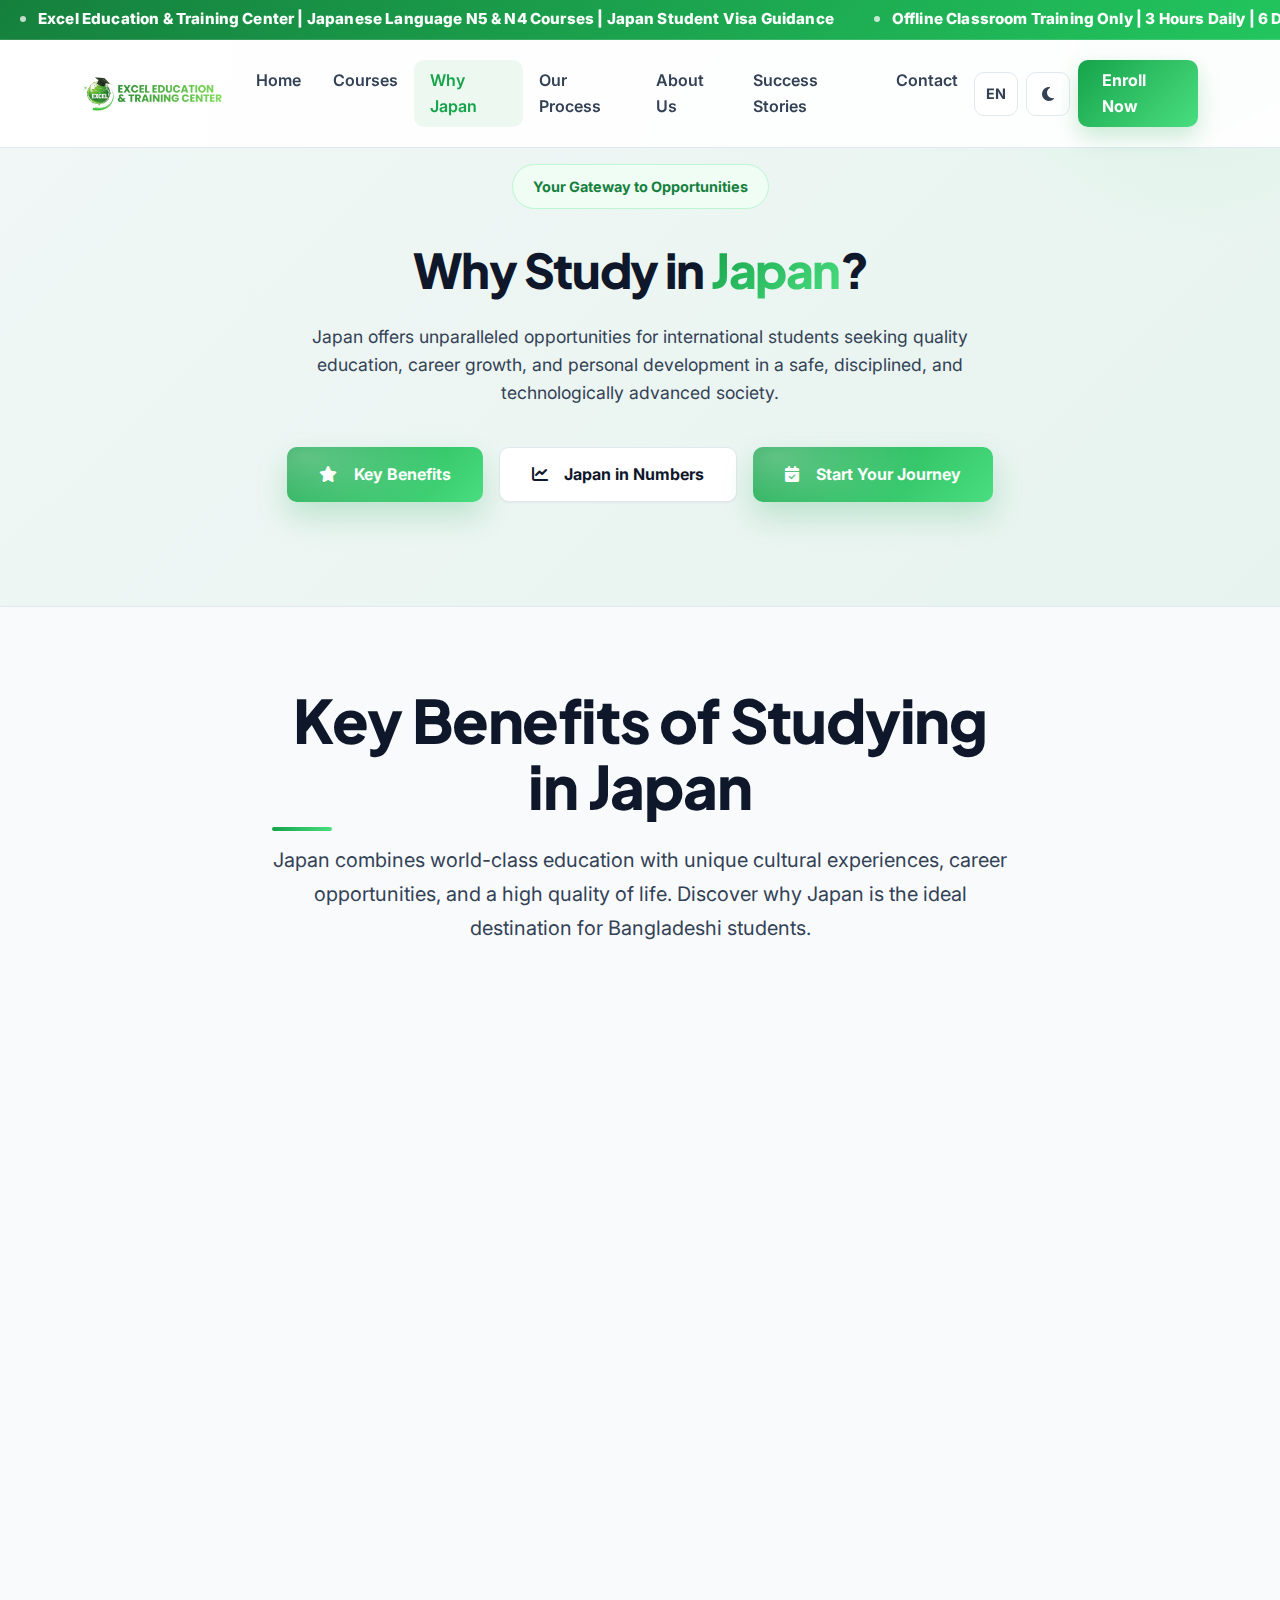
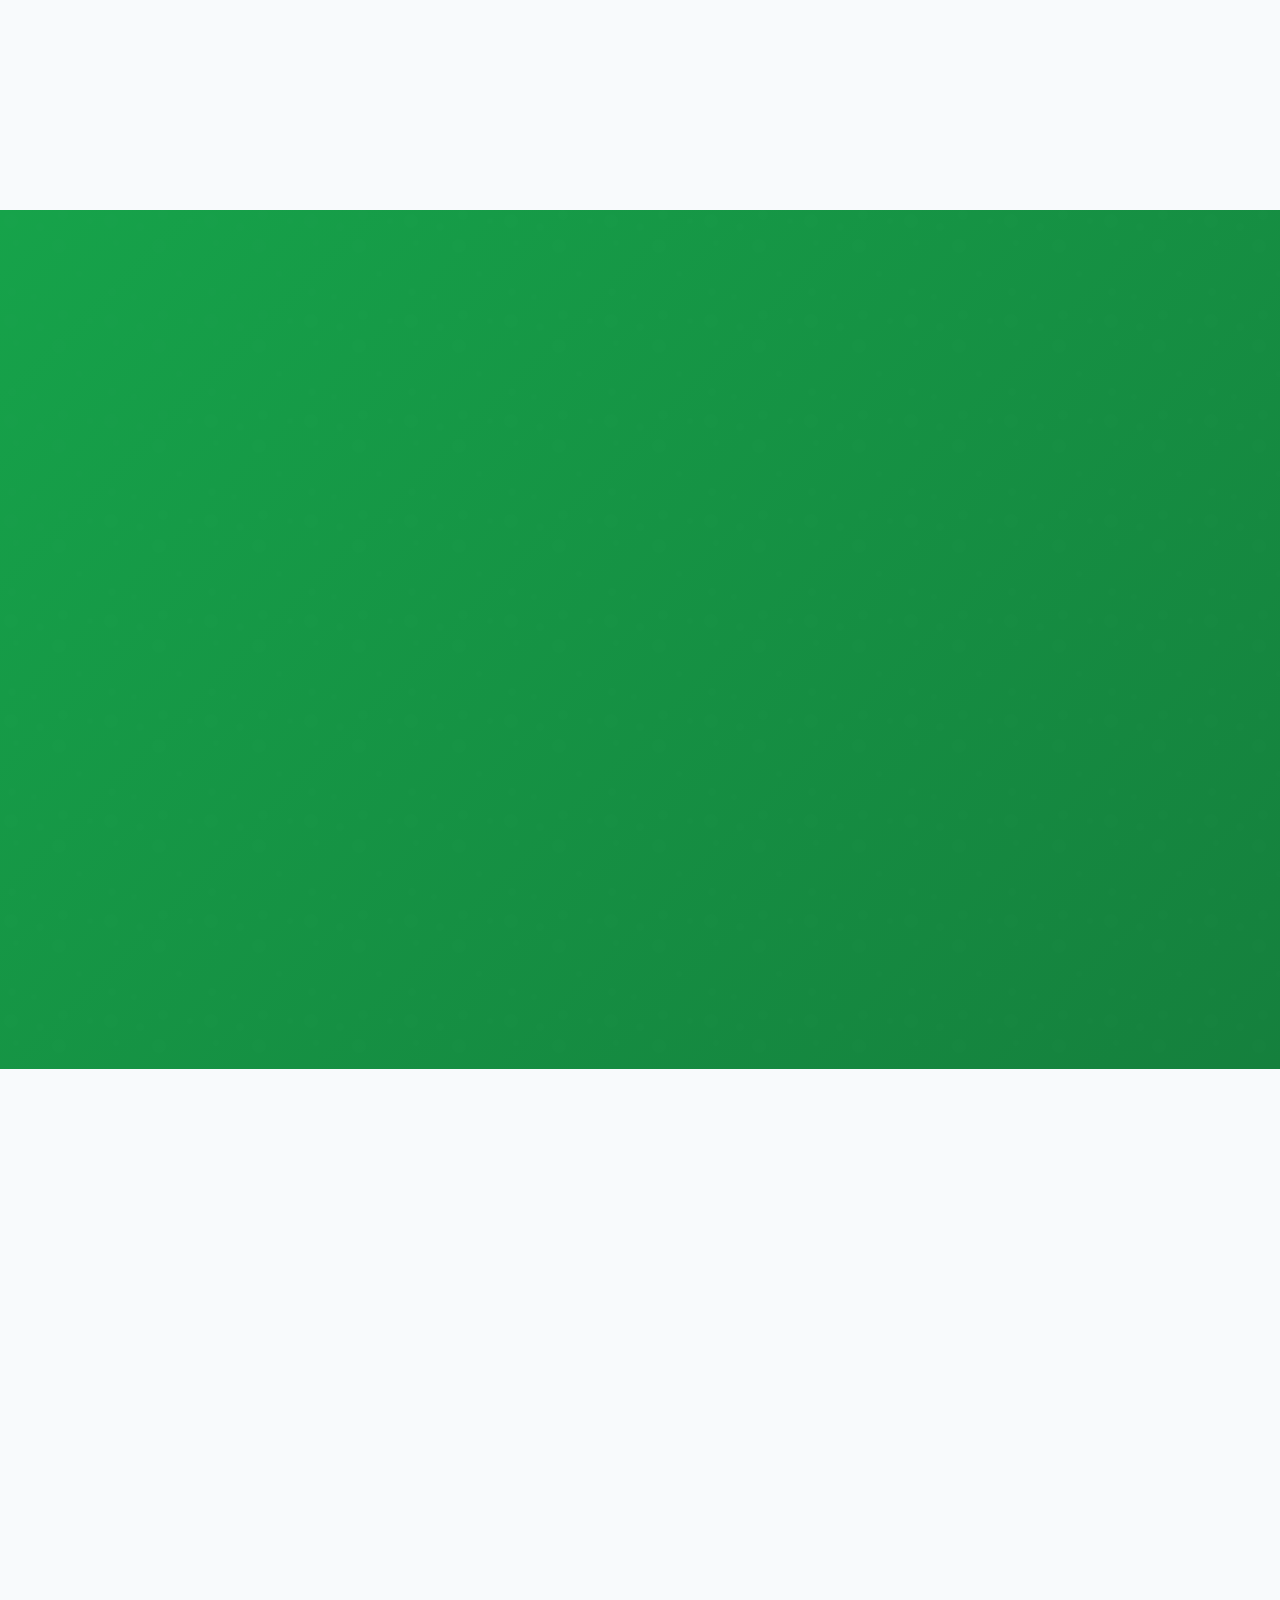
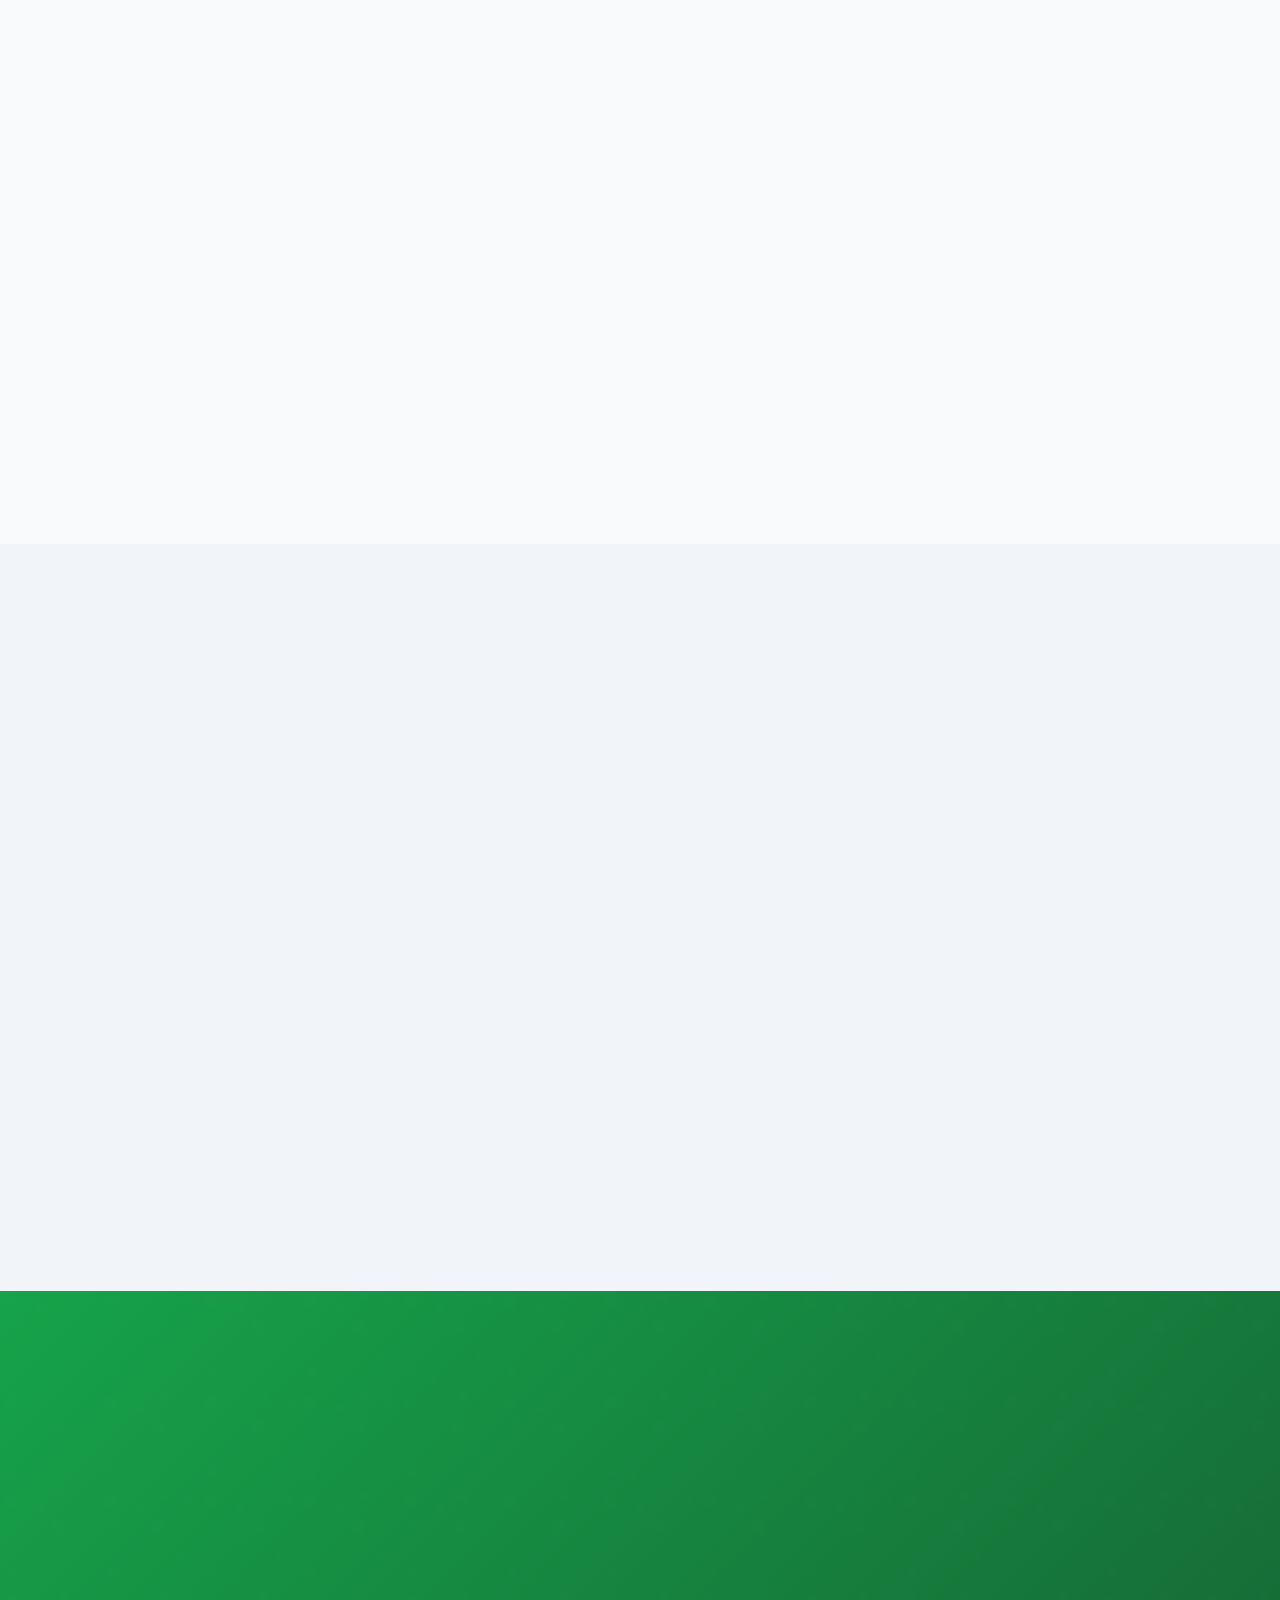
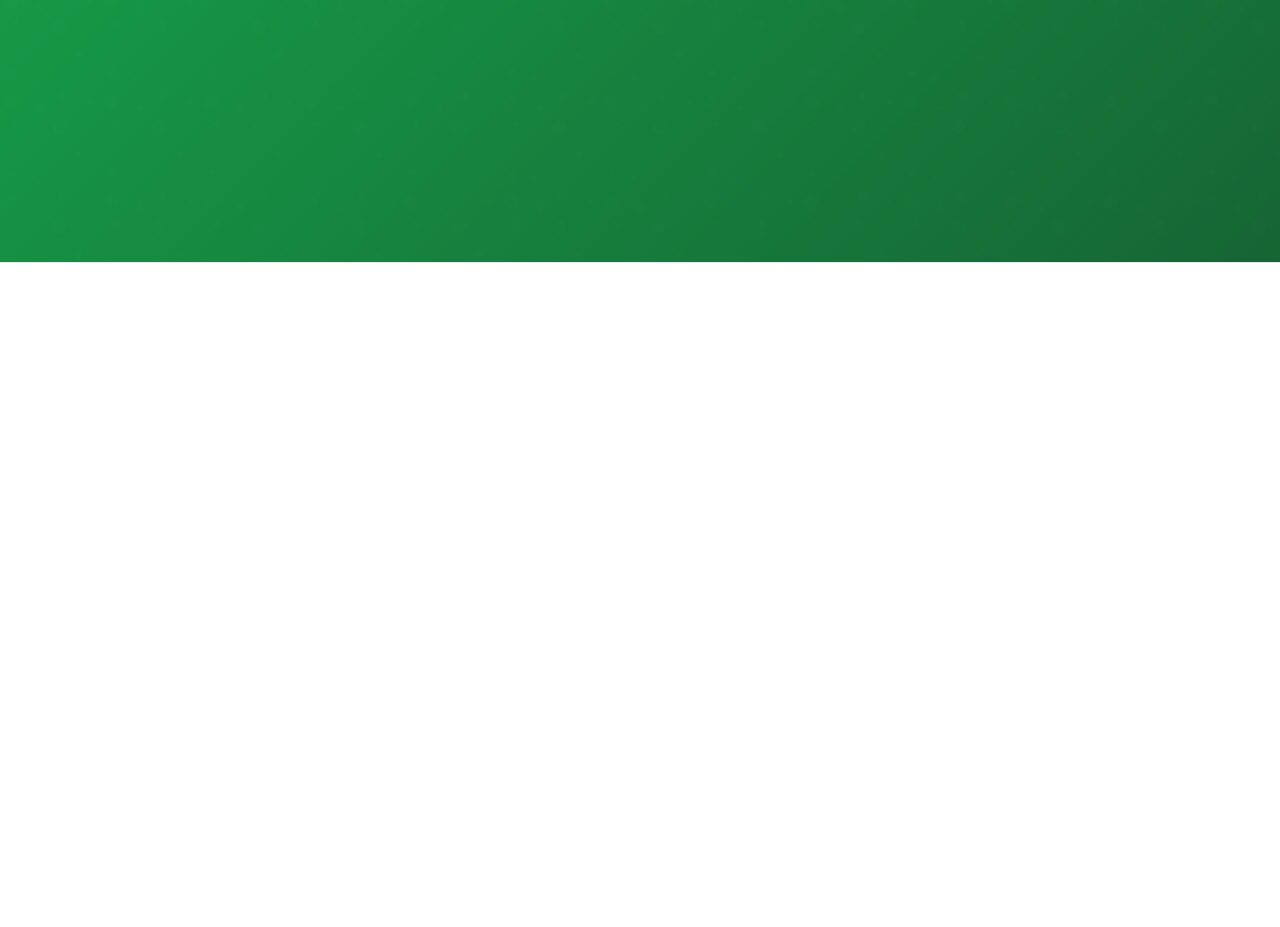
<file: why-japan.html>
<!doctype html>
<html lang="en" data-theme="light">

<head>
  <meta charset="utf-8" />
  <meta name="viewport" content="width=device-width, initial-scale=1" />
  <title>Why Japan | Excel Education & Training Center</title>
  <meta name="description"
    content="Discover why Japan is the ideal destination for international students - quality education, career opportunities, safe society, and cultural richness." />
  <meta name="theme-color" content="#166534" />

  <!-- Open Graph / Social Media Meta Tags -->
  <meta property="og:title" content="Why Japan | Excel Education & Training Center">
  <meta property="og:description"
    content="Discover why Japan is the ideal destination for international students - quality education, career opportunities, safe society, and cultural richness.">
  <meta property="og:image" content="https://excel-education.com/images/classroom.jpg">
  <meta property="og:url" content="https://excel-education.com/why-japan.html">
  <meta property="og:type" content="website">

  <!-- Twitter Card -->
  <meta name="twitter:card" content="summary_large_image">
  <meta name="twitter:title" content="Why Japan | Excel Education & Training Center">
  <meta name="twitter:description"
    content="Discover why Japan is the ideal destination for international students - quality education, career opportunities, safe society, and cultural richness.">
  <meta name="twitter:image" content="https://excel-education.com/images/classroom.jpg">

  <!-- Canonical Link -->
  <link rel="canonical" href="https://excel-education.com/why-japan.html" />

  <!-- Favicon -->
  <link rel="icon" type="image/png" href="favicon.png" />
  <link rel="apple-touch-icon" href="favicon.png" />

  <!-- Fonts & Icons -->
  <link
    href="https://fonts.googleapis.com/css2?family=Inter:wght@300;400;500;600;700;800;900&family=Plus+Jakarta+Sans:wght@400;500;600;700;800&display=swap"
    rel="stylesheet">
  <link rel="stylesheet" href="https://cdnjs.cloudflare.com/ajax/libs/font-awesome/6.4.0/css/all.min.css">
  <link href="https://cdn.jsdelivr.net/npm/bootstrap@5.3.3/dist/css/bootstrap.min.css" rel="stylesheet">
  <link rel="stylesheet" href="https://cdn.jsdelivr.net/npm/bootstrap-icons@1.11.1/font/bootstrap-icons.css">

  <!-- Custom CSS -->
  <link rel="stylesheet" href="css/style.css">

  <!-- Page-specific CSS -->
  <style>
    /* ===== HERO SECTION ===== */
    #why-japan-hero {
      min-height: 60vh;
      display: flex;
      align-items: center;
      padding-top: calc(var(--marquee-height) + var(--navbar-height));
      background: linear-gradient(135deg,
          rgba(22, 163, 74, 0.03) 0%,
          rgba(22, 163, 74, 0.08) 100%),
        var(--bg-primary);
      position: relative;
      overflow: hidden;
    }

    #why-japan-hero::before {
      content: '';
      position: absolute;
      width: 500px;
      height: 500px;
      border-radius: 50%;
      background: radial-gradient(circle, var(--primary-300) 0%, transparent 70%);
      opacity: 0.15;
      top: -250px;
      right: -150px;
      z-index: 0;
    }

    #why-japan-hero .container {
      position: relative;
      z-index: 1;
    }

    #why-japan-hero .hero-badge {
      display: inline-flex;
      align-items: center;
      gap: 10px;
      background: var(--primary-50);
      color: var(--primary-700);
      padding: 10px 20px;
      border-radius: 50px;
      font-weight: 700;
      font-size: 0.9rem;
      margin-bottom: 2rem;
      border: 1px solid var(--primary-200);
    }

    #why-japan-hero .hero-badge .dot {
      width: 8px;
      height: 8px;
      background: var(--primary-500);
      border-radius: 50%;
      animation: pulse 2s infinite;
    }

    #why-japan-hero h1.display-1 {
      font-size: 3rem;
      margin-bottom: 1.5rem;
      line-height: 1.2;
    }

    #why-japan-hero .hero-subtitle {
      font-size: 1.1rem;
      line-height: 1.6;
      max-width: 700px;
      margin: 0 auto 2.5rem;
      color: var(--text-secondary);
    }

    /* ===== REASON CARDS SECTION ===== */
    .reason-section {
      padding: 80px 0;
      background: var(--bg-primary);
    }

    .reason-card {
      background: var(--bg-surface);
      border-radius: var(--radius-lg);
      padding: 2rem;
      height: 100%;
      border: 1px solid var(--border-color);
      box-shadow: var(--shadow-md);
      transition: all 0.3s ease;
      border-left: 4px solid var(--primary-600);
    }

    .reason-card:hover {
      transform: translateY(-5px);
      box-shadow: var(--shadow-lg);
      border-color: var(--primary-300);
    }

    .reason-icon {
      width: 70px;
      height: 70px;
      background: linear-gradient(135deg, var(--primary-600), var(--primary-400));
      border-radius: var(--radius-lg);
      display: flex;
      align-items: center;
      justify-content: center;
      margin-bottom: 1.5rem;
      color: white;
      font-size: 1.5rem;
      box-shadow: 0 8px 20px rgba(22, 163, 74, 0.2);
    }

    .reason-card h4 {
      color: var(--primary-600);
      margin-bottom: 1rem;
      font-size: 1.3rem;
    }

    .reason-card p {
      color: var(--text-secondary);
      line-height: 1.6;
      margin-bottom: 0;
    }

    /* ===== JAPAN IN NUMBERS SECTION ===== */
    #stats {
      padding: 80px 0;
      background: linear-gradient(135deg, var(--primary-600) 0%, var(--primary-700) 100%);
      color: white;
      position: relative;
      overflow: hidden;
    }

    #stats::before {
      content: '';
      position: absolute;
      inset: 0;
      background-image: url("data:image/svg+xml,%3Csvg width='100' height='100' viewBox='0 0 100 100' xmlns='http://www.w3.org/2000/svg'%3E%3Cpath d='M11 18c3.866 0 7-3.134 7-7s-3.134-7-7-7-7 3.134-7 7 3.134 7 7 7zm48 25c3.866 0 7-3.134 7-7s-3.134-7-7-7-7 3.134-7 7 3.134 7 7 7zm-43-7c1.657 0 3-1.343 3-3s-1.343-3-3-3-3 1.343-3 3 1.343 3 3 3zm63 31c1.657 0 3-1.343 3-3s-1.343-3-3-3-3 1.343-3 3 1.343 3 3 3zM34 90c1.657 0 3-1.343 3-3s-1.343-3-3-3-3 1.343-3 3 1.343 3 3 3zm56-76c1.657 0 3-1.343 3-3s-1.343-3-3-3-3 1.343-3 3 1.343 3 3 3zM12 86c2.21 0 4-1.79 4-4s-1.79-4-4-4-4 1.79-4 4 1.79 4 4 4zm28-65c2.21 0 4-1.79 4-4s-1.79-4-4-4-4 1.79-4 4 1.79 4 4 4zm23-11c2.76 0 5-2.24 5-5s-2.24-5-5-5-5 2.24-5 5 2.24 5 5 5z' fill='%23ffffff' fill-opacity='0.05' fill-rule='evenodd'/%3E%3C/svg%3E");
      opacity: 0.1;
    }

    #stats .section-title,
    #stats .section-subtitle {
      color: white;
      position: relative;
      z-index: 1;
    }

    #stats .stat-number-large {
      font-size: 3.5rem;
      font-weight: 800;
      line-height: 1;
      margin-bottom: 0.5rem;
      background: white;
      -webkit-background-clip: text;
      background-clip: text;
      color: transparent;
    }

    #stats .stat-label-large {
      font-size: 1.1rem;
      color: rgba(255, 255, 255, 0.95);
      font-weight: 600;
      margin-bottom: 0.5rem;
    }

    #stats .text-tertiary {
      color: rgba(255, 255, 255, 0.7);
    }

    #stats .btn-primary {
      background: white;
      color: var(--primary-700);
      font-weight: 700;
      box-shadow: 0 10px 25px rgba(0, 0, 0, 0.2);
    }

    #stats .btn-primary:hover {
      background: var(--neutral-100);
      color: var(--primary-800);
      transform: translateY(-2px);
    }

    /* ===== COMPARISON TABLE ===== */
    .comparison-section {
      padding: 80px 0;
      background: var(--bg-primary);
    }

    .comparison-table {
      background: var(--bg-surface);
      border-radius: var(--radius-lg);
      overflow: hidden;
      box-shadow: var(--shadow-md);
      border: 1px solid var(--border-color);
    }

    .comparison-header {
      background: linear-gradient(135deg, var(--primary-600), var(--primary-800));
      color: white;
      padding: 1.5rem;
      text-align: center;
    }

    .comparison-row {
      display: flex;
      border-bottom: 1px solid var(--border-color);
    }

    .comparison-row:last-child {
      border-bottom: none;
    }

    .comparison-cell {
      flex: 1;
      padding: 1.25rem;
      display: flex;
      align-items: center;
      justify-content: center;
    }

    .comparison-row:first-child .comparison-cell {
      justify-content: flex-start;
      font-weight: 700;
      background: var(--bg-secondary);
    }

    .comparison-row .comparison-cell:first-child {
      justify-content: flex-start;
      font-weight: 600;
      color: var(--text-primary);
      background: var(--bg-secondary);
    }

    .comparison-cell.check {
      color: var(--success);
      font-weight: 600;
    }

    .comparison-cell.cross {
      color: var(--error);
      font-weight: 600;
    }

    /* ===== FAQ SECTION ===== */
    .faq-section {
      padding: 80px 0;
      background: var(--bg-secondary);
    }

    /* ===== RESPONSIVE DESIGN ===== */
    @media (max-width: 992px) {
      #why-japan-hero h1.display-1 {
        font-size: 2.5rem;
      }

      #why-japan-hero .hero-subtitle {
        font-size: 1rem;
      }

      .reason-section,
      #stats,
      .comparison-section,
      .faq-section {
        padding: 60px 0;
      }

      #stats .stat-number-large {
        font-size: 3rem;
      }
    }

    @media (max-width: 768px) {
      #why-japan-hero {
        min-height: 50vh;
        padding-top: calc(var(--marquee-height) + 80px);
      }

      #why-japan-hero h1.display-1 {
        font-size: 2rem;
      }

      #stats .stat-number-large {
        font-size: 2.5rem;
      }

      .comparison-row {
        flex-direction: column;
      }

      .comparison-cell {
        justify-content: flex-start;
        border-bottom: 1px solid var(--border-color);
      }

      .comparison-row:last-child .comparison-cell:last-child {
        border-bottom: none;
      }

      .comparison-row:first-child .comparison-cell,
      .comparison-row .comparison-cell:first-child {
        background: var(--bg-surface);
        font-weight: 700;
        color: var(--primary-600);
      }
    }

    @media (max-width: 576px) {
      #why-japan-hero h1.display-1 {
        font-size: 1.8rem;
      }

      #why-japan-hero .d-flex.flex-wrap .btn {
        width: 100%;
        max-width: 300px;
      }

      .reason-card {
        padding: 1.5rem;
      }

      .reason-icon {
        width: 60px;
        height: 60px;
        font-size: 1.3rem;
      }

      #stats .stat-number-large {
        font-size: 2rem;
      }
    }

    /* ===== ANIMATIONS ===== */
    @keyframes pulse {
      0% {
        transform: scale(1);
        opacity: 1;
      }

      50% {
        transform: scale(1.1);
        opacity: 0.8;
      }

      100% {
        transform: scale(1);
        opacity: 1;
      }
    }

    /* ===== DARK MODE ADJUSTMENTS ===== */
    [data-theme="dark"] #why-japan-hero .hero-badge {
      background: rgba(86, 239, 172, 0.1);
      color: var(--primary-300);
      border-color: rgba(86, 239, 172, 0.2);
    }

    [data-theme="dark"] .reason-card,
    [data-theme="dark"] .comparison-table {
      background: var(--bg-surface);
      border-color: var(--border-color);
    }

    [data-theme="dark"] .comparison-row:first-child .comparison-cell,
    [data-theme="dark"] .comparison-row .comparison-cell:first-child {
      background: var(--bg-surface);
    }

    [data-theme="dark"] #stats {
      background: linear-gradient(135deg, var(--primary-700) 0%, var(--primary-800) 100%);
    }

    [data-theme="dark"] #stats .btn-primary:hover {
      background: var(--neutral-200);
    }
  </style>
</head>

<body>
  <!-- Top Running Marquee - FIXED -->
  <div class="top-marquee" aria-label="Excel Education Announcement">
    <a href="contact.html" title="Start Your Japanese Journey">
      <div class="marquee-container">
        <div class="marquee-track">
          <!-- Content will be populated by JavaScript -->
        </div>
      </div>
    </a>
  </div>

  <!-- Navigation - UPDATED to match Process page -->
  <nav class="navbar navbar-expand-lg">
    <div class="container">
      <a class="navbar-brand" href="index.html" aria-label="Excel Education Home">
        <img src="logo.png" alt="Excel Education & Training Center Logo" class="brand-logo-img" />
      </a>

      <div class="mobile-controls d-lg-none">
        <button class="lang-toggle lang-toggle-mobile" id="langToggleMobile" type="button" aria-label="Toggle language">
          EN
        </button>
        <button class="theme-toggle theme-toggle-mobile" id="themeToggleMobile" type="button" aria-label="Toggle theme">
          <i class="fas fa-moon"></i>
        </button>
        <button class="navbar-toggler" type="button" data-bs-toggle="collapse" data-bs-target="#navbarNav"
          aria-label="Open menu">
          <i class="fas fa-bars"></i>
        </button>
      </div>

      <div class="collapse navbar-collapse" id="navbarNav">
        <ul class="navbar-nav mx-auto">
          <li class="nav-item"><a class="nav-link" href="index.html" data-en="Home" data-ja="ホーム">Home</a></li>
          <li class="nav-item"><a class="nav-link" href="courses.html" data-en="Courses" data-ja="コース">Courses</a></li>
          <li class="nav-item"><a class="nav-link active" href="why-japan.html" data-en="Why Japan" data-ja="日本について">Why
              Japan</a></li>
          <li class="nav-item"><a class="nav-link" href="process.html" data-en="Our Process" data-ja="プロセス">Our
              Process</a></li>
          <li class="nav-item"><a class="nav-link" href="about.html" data-en="About Us" data-ja="会社概要">About Us</a></li>
          <li class="nav-item"><a class="nav-link" href="testimonials.html" data-en="Success Stories"
              data-ja="成功事例">Success Stories</a></li>
          <li class="nav-item"><a class="nav-link" href="contact.html" data-en="Contact" data-ja="お問い合わせ">Contact</a>
          </li>
        </ul>

        <div class="d-flex align-items-center gap-2 d-none d-lg-flex">
          <button class="lang-toggle" id="langToggleDesktop" type="button" aria-label="Toggle language">
            EN
          </button>
          <button class="theme-toggle" id="themeToggleDesktop" type="button" aria-label="Toggle theme">
            <i class="fas fa-moon"></i>
          </button>
          <a href="contact.html" class="nav-highlight" data-en="Enroll Now" data-ja="申し込む">Enroll Now</a>
        </div>
      </div>
    </div>
  </nav>

  <!-- Hero Section - FIXED with same styling as contact page -->
  <section class="hero" id="why-japan-hero">
    <div class="container">
      <div class="row justify-content-center">
        <div class="col-lg-8 text-center">
          <!-- This is the badge that's now perfectly centered like contact page -->
          <div class="hero-badge animate-on-scroll" data-en="Your Gateway to Opportunities" data-ja="機会へのゲートウェイ">
            <span class="dot"></span>
            <span>Your Gateway to Opportunities</span>
          </div>

          <h1 class="display-1 mb-4 animate-on-scroll">
            <span data-en="Why Study in <span class='text-gradient'>Japan</span>?"
              data-ja="なぜ<span class='text-gradient'>日本</span>で学ぶのか？">Why Study in <span
                class="text-gradient">Japan</span>?</span>
          </h1>

          <p class="hero-subtitle animate-on-scroll" style="transition-delay: 120ms;"
            data-en="Japan offers unparalleled opportunities for international students seeking quality education, career growth, and personal development in a safe, disciplined, and technologically advanced society."
            data-ja="日本は、安全で規律ある技術先進社会において、質の高い教育、キャリア成長、個人成長を求める留学生に比類のない機会を提供します。">
            Japan offers unparalleled opportunities for international students seeking quality education,
            career growth, and personal development in a safe, disciplined, and technologically advanced society.
          </p>

          <div class="d-flex flex-wrap gap-3 justify-content-center mb-4 animate-on-scroll"
            style="transition-delay: 240ms;">
            <a href="#benefits" class="btn btn-primary">
              <i class="fas fa-star me-2"></i> <span data-en="Key Benefits" data-ja="主な利点">Key Benefits</span>
            </a>
            <a href="#stats" class="btn btn-secondary">
              <i class="fas fa-chart-line me-2"></i> <span data-en="Japan in Numbers" data-ja="数字で見る日本">Japan in
                Numbers</span>
            </a>
            <a href="contact.html" class="btn btn-primary">
              <i class="fas fa-calendar-check me-2"></i> <span data-en="Start Your Journey" data-ja="旅を始める">Start Your
                Journey</span>
            </a>
          </div>
        </div>
      </div>
    </div>
  </section>

  <!-- Benefits Section -->
  <section class="reason-section" id="benefits">
    <div class="container">
      <div class="row mb-5">
        <div class="col-lg-8 mx-auto text-center">
          <h2 class="display-2 mb-4 section-title animate-on-scroll" data-en="Key Benefits of Studying in Japan"
            data-ja="日本留学の主な利点">
            Key Benefits of Studying in Japan
          </h2>
          <p class="section-subtitle animate-on-scroll" style="transition-delay: 120ms;"
            data-en="Japan combines world-class education with unique cultural experiences, career opportunities, and a high quality of life. Discover why Japan is the ideal destination for Bangladeshi students."
            data-ja="日本は世界クラスの教育とユニークな文化体験、キャリア機会、高い生活の質を組み合わせています。なぜ日本がバングラデシュ人学生にとって理想的な目的地なのかを発見してください。">
            Japan combines world-class education with unique cultural experiences, career opportunities, and a high
            quality of life.
            Discover why Japan is the ideal destination for Bangladeshi students.
          </p>
        </div>
      </div>

      <div class="row g-4">
        <div class="col-md-6 col-lg-4 animate-on-scroll">
          <div class="reason-card">
            <div class="reason-icon">
              <i class="bi bi-award"></i>
            </div>
            <h4 data-en="World-Class Education" data-ja="世界クラスの教育">World-Class Education</h4>
            <p data-en="Japan's universities consistently rank among the world's best, with cutting-edge research facilities, experienced faculty, and globally recognized degrees emphasizing practical skills."
              data-ja="日本の大学は最先端の研究施設、経験豊富な教員、実践的スキルを重視した世界的に認められた学位を持ち、常に世界最高水準にランクされています。">
              Japan's universities consistently rank among the world's best, with cutting-edge research facilities,
              experienced faculty, and globally recognized degrees emphasizing practical skills.
            </p>
          </div>
        </div>

        <div class="col-md-6 col-lg-4 animate-on-scroll" style="transition-delay: 120ms;">
          <div class="reason-card">
            <div class="reason-icon">
              <i class="bi bi-cash-coin"></i>
            </div>
            <h4 data-en="Affordable Study Path" data-ja="手頃な留学費用">Affordable Study Path</h4>
            <p data-en="Compared to Western countries, Japan offers high-quality education at reasonable tuition fees with numerous scholarship opportunities and lower living costs."
              data-ja="欧米諸国と比較して、日本は手頃な授業料で高品質な教育を提供し、多数の奨学金機会と低い生活費を提供します。">
              Compared to Western countries, Japan offers high-quality education at reasonable tuition fees with
              numerous scholarship opportunities and lower living costs.
            </p>
          </div>
        </div>

        <div class="col-md-6 col-lg-4 animate-on-scroll" style="transition-delay: 240ms;">
          <div class="reason-card">
            <div class="reason-icon">
              <i class="bi bi-briefcase"></i>
            </div>
            <h4 data-en="Legal Part-Time Work" data-ja="合法的なアルバイト">Legal Part-Time Work</h4>
            <p data-en="International students can work up to 28 hours per week legally during studies and 40 hours during vacations, helping manage living expenses while gaining valuable work experience."
              data-ja="留学生は学期中は週28時間まで、休暇中は週40時間まで合法的に働くことができ、貴重な仕事経験を積みながら生活費を管理するのに役立ちます。">
              International students can work up to 28 hours per week legally during studies and 40 hours during
              vacations, helping manage living expenses while gaining valuable work experience.
            </p>
          </div>
        </div>

        <div class="col-md-6 col-lg-4 animate-on-scroll">
          <div class="reason-card">
            <div class="reason-icon">
              <i class="bi bi-graph-up-arrow"></i>
            </div>
            <h4 data-en="Strong Career Opportunities" data-ja="充実した就職機会">Strong Career Opportunities</h4>
            <p data-en="Japan's growing economy and aging population create high demand for skilled professionals, offering excellent employment prospects and competitive salaries for graduates."
              data-ja="日本の成長経済と高齢化社会は熟練専門家への高い需要を生み出し、卒業生に優れた雇用見通しと競争力のある給与を提供します。">
              Japan's growing economy and aging population create high demand for skilled professionals, offering
              excellent employment prospects and competitive salaries for graduates.
            </p>
          </div>
        </div>

        <div class="col-md-6 col-lg-4 animate-on-scroll" style="transition-delay: 120ms;">
          <div class="reason-card">
            <div class="reason-icon">
              <i class="bi bi-shield-check"></i>
            </div>
            <h4 data-en="Safe & Disciplined Society" data-ja="安全で規律ある社会">Safe & Disciplined Society</h4>
            <p data-en="Japan is globally recognized as one of the safest countries with low crime rates, cleanliness, respect for rules, and strong social order - ideal for international students."
              data-ja="日本は低犯罪率、清潔さ、規則尊重、強い社会秩序で世界的に最も安全な国の一つとして認められており、留学生に理想的です。">
              Japan is globally recognized as one of the safest countries with low crime rates, cleanliness, respect for
              rules, and strong social order - ideal for international students.
            </p>
          </div>
        </div>

        <div class="col-md-6 col-lg-4 animate-on-scroll" style="transition-delay: 240ms;">
          <div class="reason-card">
            <div class="reason-icon">
              <i class="bi bi-translate"></i>
            </div>
            <h4 data-en="Cultural & Technological Hub" data-ja="文化と技術のハブ">Cultural & Technological Hub</h4>
            <p data-en="Experience the perfect blend of ancient traditions and cutting-edge technology, from historic temples to robotics, anime to traditional arts - a unique learning environment."
              data-ja="歴史的な寺院からロボティクス、アニメから伝統芸術まで、古代の伝統と最先端技術の完璧な融合を体験できるユニークな学習環境です。">
              Experience the perfect blend of ancient traditions and cutting-edge technology, from historic temples to
              robotics, anime to traditional arts - a unique learning environment.
            </p>
          </div>
        </div>
      </div>
    </div>
  </section>

  <!-- Japan in Numbers Section -->
  <section id="stats">
    <div class="container">
      <div class="row mb-5">
        <div class="col-lg-8 mx-auto text-center">
          <h2 class="display-2 mb-4 section-title animate-on-scroll" data-en="Japan in Numbers" data-ja="数字で見る日本">Japan
            in Numbers</h2>
          <p class="section-subtitle animate-on-scroll" style="transition-delay: 120ms;"
            data-en="Discover the impressive statistics that make Japan a top destination for international students worldwide."
            data-ja="日本が世界中の留学生にとってトップの目的地となっている印象的な統計データをご覧ください。">
            Discover the impressive statistics that make Japan a top destination for international students worldwide.
          </p>
        </div>
      </div>

      <div class="row">
        <div class="col-md-3 col-6 mb-4 mb-md-0 animate-on-scroll">
          <div class="text-center">
            <div class="stat-number-large" data-count="300" data-suffix="K+">0K+</div>
            <div class="stat-label-large" data-en="International Students" data-ja="留学生数">International Students</div>
            <p class="small mt-2 text-tertiary" data-en="Studying across Japan" data-ja="日本全国で学ぶ">Studying across Japan
            </p>
          </div>
        </div>

        <div class="col-md-3 col-6 mb-4 mb-md-0 animate-on-scroll" style="transition-delay: 120ms;">
          <div class="text-center">
            <div class="stat-number-large" data-count="95" data-suffix="%">0%</div>
            <div class="stat-label-large" data-en="Employment Rate" data-ja="就職率">Employment Rate</div>
            <p class="small mt-2 text-tertiary" data-en="For university graduates" data-ja="大学卒業生の">For university
              graduates</p>
          </div>
        </div>

        <div class="col-md-3 col-6 animate-on-scroll" style="transition-delay: 240ms;">
          <div class="text-center">
            <div class="stat-number-large">#1</div>
            <div class="stat-label-large" data-en="Safest in Asia" data-ja="アジア最安全国">Safest in Asia</div>
            <p class="small mt-2 text-tertiary" data-en="Global Peace Index" data-ja="世界平和指数">Global Peace Index</p>
          </div>
        </div>

        <div class="col-md-3 col-6 animate-on-scroll" style="transition-delay: 360ms;">
          <div class="text-center">
            <div class="stat-number-large">¥1000/hr</div>
            <div class="stat-label-large" data-en="Minimum Wage" data-ja="最低賃金">Minimum Wage</div>
            <p class="small mt-2 text-tertiary" data-en="Part-time work in Tokyo" data-ja="東京でのアルバイト">Part-time work in
              Tokyo</p>
          </div>
        </div>
      </div>

      <div class="row mt-5">
        <div class="col-lg-10 mx-auto">
          <div class="row g-4">
            <div class="col-md-4 animate-on-scroll">
              <div class="text-center">
                <div class="stat-number-large">86%</div>
                <div class="stat-label-large" data-en="Student Satisfaction" data-ja="学生満足度">Student Satisfaction</div>
                <p class="small mt-2 text-tertiary" data-en="Quality of education" data-ja="教育の質">Quality of education
                </p>
              </div>
            </div>

            <div class="col-md-4 animate-on-scroll" style="transition-delay: 120ms;">
              <div class="text-center">
                <div class="stat-number-large" data-count="5" data-suffix=" Years">0 Years</div>
                <div class="stat-label-large" data-en="Post-Study Work" data-ja="卒業後就労">Post-Study Work</div>
                <p class="small mt-2 text-tertiary" data-en="Visa duration" data-ja="ビザ期間">Visa duration</p>
              </div>
            </div>

            <div class="col-md-4 animate-on-scroll" style="transition-delay: 240ms;">
              <div class="text-center">
                <div class="stat-number-large" data-count="800" data-suffix="+">0+</div>
                <div class="stat-label-large" data-en="Universities" data-ja="大学数">Universities</div>
                <p class="small mt-2 text-tertiary" data-en="Higher education institutions" data-ja="高等教育機関">Higher
                  education institutions</p>
              </div>
            </div>
          </div>
        </div>
      </div>

      <div class="text-center mt-5 animate-on-scroll" style="transition-delay: 480ms;">
        <a href="#comparison" class="btn btn-primary px-4 py-3">
          <i class="fas fa-chart-bar me-2"></i> <span data-en="Compare with Other Countries" data-ja="他国と比較する">Compare
            with Other Countries</span>
        </a>
      </div>
    </div>
  </section>

  <!-- Comparison Section -->
  <section class="comparison-section" id="comparison">
    <div class="container">
      <div class="row mb-5">
        <div class="col-lg-8 mx-auto text-center">
          <h2 class="display-2 mb-4 section-title animate-on-scroll" data-en="Country Comparison" data-ja="国別比較">Country
            Comparison</h2>
          <p class="section-subtitle animate-on-scroll" style="transition-delay: 120ms;"
            data-en="See how Japan compares to other popular study destinations in terms of cost, opportunities, and quality of life."
            data-ja="費用、機会、生活の質の面で、日本が他の人気留学先とどのように比較されるかを見てください。">
            See how Japan compares to other popular study destinations in terms of cost, opportunities, and quality of
            life.
          </p>
        </div>
      </div>

      <div class="row">
        <div class="col-lg-10 mx-auto animate-on-scroll">
          <div class="comparison-table">
            <div class="comparison-header">
              <h4 class="mb-0" data-en="Study Destination Comparison" data-ja="留学先比較">Study Destination Comparison</h4>
            </div>

            <div class="comparison-row">
              <div class="comparison-cell" data-en="Destination" data-ja="留学先">Destination</div>
              <div class="comparison-cell" data-en="Japan" data-ja="日本">Japan</div>
              <div class="comparison-cell" data-en="USA" data-ja="アメリカ">USA</div>
              <div class="comparison-cell" data-en="UK" data-ja="イギリス">UK</div>
              <div class="comparison-cell" data-en="Australia" data-ja="オーストラリア">Australia</div>
            </div>

            <div class="comparison-row">
              <div class="comparison-cell" data-en="Annual Tuition Fees (Avg)" data-ja="年間授業料（平均）">Annual Tuition Fees
                (Avg)</div>
              <div class="comparison-cell check" data-en="$5,000 - $10,000" data-ja="5,000〜10,000ドル">$5,000 - $10,000
              </div>
              <div class="comparison-cell" data-en="$20,000 - $50,000" data-ja="20,000〜50,000ドル">$20,000 - $50,000</div>
              <div class="comparison-cell" data-en="$15,000 - $30,000" data-ja="15,000〜30,000ドル">$15,000 - $30,000</div>
              <div class="comparison-cell" data-en="$20,000 - $35,000" data-ja="20,000〜35,000ドル">$20,000 - $35,000</div>
            </div>

            <div class="comparison-row">
              <div class="comparison-cell" data-en="Living Cost (Monthly)" data-ja="生活費（月額）">Living Cost (Monthly)</div>
              <div class="comparison-cell check" data-en="$700 - $1,200" data-ja="700〜1,200ドル">$700 - $1,200</div>
              <div class="comparison-cell" data-en="$1,200 - $2,500" data-ja="1,200〜2,500ドル">$1,200 - $2,500</div>
              <div class="comparison-cell" data-en="$1,000 - $2,000" data-ja="1,000〜2,000ドル">$1,000 - $2,000</div>
              <div class="comparison-cell" data-en="$1,200 - $2,200" data-ja="1,200〜2,200ドル">$1,200 - $2,200</div>
            </div>

            <div class="comparison-row">
              <div class="comparison-cell" data-en="Part-time Work Allowed" data-ja="アルバイト許可">Part-time Work Allowed
              </div>
              <div class="comparison-cell check" data-en="28 hrs/week" data-ja="週28時間">28 hrs/week</div>
              <div class="comparison-cell" data-en="20 hrs/week" data-ja="週20時間">20 hrs/week</div>
              <div class="comparison-cell" data-en="20 hrs/week" data-ja="週20時間">20 hrs/week</div>
              <div class="comparison-cell" data-en="40 hrs/fortnight" data-ja="週40時間">40 hrs/fortnight</div>
            </div>

            <div class="comparison-row">
              <div class="comparison-cell" data-en="Post-Study Work Visa" data-ja="卒業後就労ビザ">Post-Study Work Visa</div>
              <div class="comparison-cell check" data-en="Up to 5 years" data-ja="最大5年">Up to 5 years</div>
              <div class="comparison-cell" data-en="1-3 years" data-ja="1-3年">1-3 years</div>
              <div class="comparison-cell" data-en="2 years" data-ja="2年">2 years</div>
              <div class="comparison-cell" data-en="2-4 years" data-ja="2-4年">2-4 years</div>
            </div>

            <div class="comparison-row">
              <div class="comparison-cell" data-en="Safety Ranking" data-ja="安全ランキング">Safety Ranking</div>
              <div class="comparison-cell check" data-en="#1 in Asia" data-ja="アジア1位">#1 in Asia</div>
              <div class="comparison-cell" data-en="#128 globally" data-ja="世界128位">#128 globally</div>
              <div class="comparison-cell" data-en="#42 globally" data-ja="世界42位">#42 globally</div>
              <div class="comparison-cell" data-en="#13 globally" data-ja="世界13位">#13 globally</div>
            </div>
          </div>

          <div class="mt-4 text-center">
            <p class="text-tertiary" data-en="*Based on 2024 data from various international education sources"
              data-ja="*2024年の各種国際教育ソースのデータに基づく">
              *Based on 2024 data from various international education sources
            </p>
          </div>
        </div>
      </div>
    </div>
  </section>

  <!-- FAQ Section -->
  <section class="faq-section" id="faq">
    <div class="container">
      <div class="row mb-5">
        <div class="col-lg-8 mx-auto text-center">
          <h2 class="display-2 mb-4 section-title animate-on-scroll" data-en="FAQs About Japan" data-ja="日本に関するFAQ">FAQs
            About Japan</h2>
          <p class="section-subtitle animate-on-scroll" style="transition-delay: 120ms;"
            data-en="Common questions answered about studying, living, and working in Japan as an international student."
            data-ja="留学生として日本で学び、生活し、働くことに関するよくある質問にお答えします。">
            Common questions answered about studying, living, and working in Japan as an international student.
          </p>
        </div>
      </div>

      <div class="row">
        <div class="col-lg-10 mx-auto">
          <div class="accordion" id="japanFaqAccordion">
            <!-- FAQ Item 1 -->
            <div class="accordion-item animate-on-scroll">
              <h3 class="accordion-header" id="japanFaqHeading1">
                <button class="accordion-button collapsed" type="button" data-bs-toggle="collapse"
                  data-bs-target="#japanFaqCollapse1" aria-expanded="false" aria-controls="japanFaqCollapse1">
                  <span data-en="Is Japanese language proficiency mandatory for studying in Japan?"
                    data-ja="日本留学に日本語能力は必須ですか？">
                    Is Japanese language proficiency mandatory for studying in Japan?
                  </span>
                </button>
              </h3>
              <div id="japanFaqCollapse1" class="accordion-collapse collapse" aria-labelledby="japanFaqHeading1"
                data-bs-parent="#japanFaqAccordion">
                <div class="accordion-body">
                  <p data-en="Yes, Japanese language proficiency is essential for most programs. For Japanese language schools, you need at least JLPT N5 or equivalent. For universities, requirements vary but most require JLPT N2 or higher for degree programs. That's why we provide intensive Japanese language training to prepare you for success."
                    data-ja="はい、ほとんどのプログラムで日本語能力が不可欠です。日本語学校には少なくともJLPT N5または同等が必要です。大学では要件は異なりますが、学位プログラムのほとんどはJLPT N2以上を要求します。そのため、私たちは成功のための集中的な日本語研修を提供しています。">
                    Yes, Japanese language proficiency is essential for most programs. For Japanese language schools,
                    you need at least JLPT N5 or equivalent.
                    For universities, requirements vary but most require JLPT N2 or higher for degree programs. That's
                    why we provide intensive Japanese language training to prepare you for success.
                  </p>
                </div>
              </div>
            </div>

            <!-- FAQ Item 2 -->
            <div class="accordion-item animate-on-scroll" style="transition-delay: 120ms;">
              <h3 class="accordion-header" id="japanFaqHeading2">
                <button class="accordion-button collapsed" type="button" data-bs-toggle="collapse"
                  data-bs-target="#japanFaqCollapse2" aria-expanded="false" aria-controls="japanFaqCollapse2">
                  <span data-en="Can I work while studying in Japan?" data-ja="日本で学びながら働けますか？">
                    Can I work while studying in Japan?
                  </span>
                </button>
              </h3>
              <div id="japanFaqCollapse2" class="accordion-collapse collapse" aria-labelledby="japanFaqHeading2"
                data-bs-parent="#japanFaqAccordion">
                <div class="accordion-body">
                  <p data-en="Yes, international students can work part-time up to 28 hours per week during study periods and up to 40 hours per week during vacations. Common part-time jobs include convenience stores, restaurants, tutoring, and retail. This helps cover living expenses and provides valuable work experience."
                    data-ja="はい、留学生は学期中は週28時間まで、休暇中は週40時間までアルバイトが可能です。一般的なアルバイトにはコンビニ、レストラン、家庭教師、小売が含まれます。これは生活費をカバーし、貴重な仕事経験を提供するのに役立ちます。">
                    Yes, international students can work part-time up to 28 hours per week during study periods and up
                    to 40 hours per week during vacations.
                    Common part-time jobs include convenience stores, restaurants, tutoring, and retail. This helps
                    cover living expenses and provides valuable work experience.
                  </p>
                </div>
              </div>
            </div>

            <!-- FAQ Item 3 -->
            <div class="accordion-item animate-on-scroll" style="transition-delay: 240ms;">
              <h3 class="accordion-header" id="japanFaqHeading3">
                <button class="accordion-button collapsed" type="button" data-bs-toggle="collapse"
                  data-bs-target="#japanFaqCollapse3" aria-expanded="false" aria-controls="japanFaqCollapse3">
                  <span data-en="What are the career prospects after studying in Japan?" data-ja="日本留学後のキャリア見通しはどうですか？">
                    What are the career prospects after studying in Japan?
                  </span>
                </button>
              </h3>
              <div id="japanFaqCollapse3" class="accordion-collapse collapse" aria-labelledby="japanFaqHeading3"
                data-bs-parent="#japanFaqAccordion">
                <div class="accordion-body">
                  <p data-en="Japan offers excellent career prospects with high employment rates for graduates. Key industries include technology, engineering, manufacturing, healthcare, tourism, and education. Japanese companies value international graduates with language skills and cultural understanding. Many students find employment in Japan or return to Bangladesh with valuable international experience."
                    data-ja="日本は卒業生の高い就職率で優れたキャリア見通しを提供します。主要産業には技術、工学、製造、医療、観光、教育が含まれます。日本の企業は語学力と文化理解を持つ国際的な卒業生を高く評価します。多くの学生が日本で雇用を見つけるか、貴重な国際経験を持ってバングラデシュに戻ります。">
                    Japan offers excellent career prospects with high employment rates for graduates. Key industries
                    include technology, engineering, manufacturing, healthcare, tourism, and education.
                    Japanese companies value international graduates with language skills and cultural understanding.
                    Many students find employment in Japan or return to Bangladesh with valuable international
                    experience.
                  </p>
                </div>
              </div>
            </div>

            <!-- FAQ Item 4 -->
            <div class="accordion-item animate-on-scroll" style="transition-delay: 360ms;">
              <h3 class="accordion-header" id="japanFaqHeading4">
                <button class="accordion-button collapsed" type="button" data-bs-toggle="collapse"
                  data-bs-target="#japanFaqCollapse4" aria-expanded="false" aria-controls="japanFaqCollapse4">
                  <span data-en="How safe is Japan for international students?" data-ja="留学生にとって日本はどのくらい安全ですか？">
                    How safe is Japan for international students?
                  </span>
                </button>
              </h3>
              <div id="japanFaqCollapse4" class="accordion-collapse collapse" aria-labelledby="japanFaqHeading4"
                data-bs-parent="#japanFaqAccordion">
                <div class="accordion-body">
                  <p data-en="Japan is consistently ranked as one of the safest countries in the world. It has very low crime rates, efficient public services, and a strong sense of social responsibility. International students can feel secure walking alone at night, using public transportation, and living independently. The Japanese people are generally helpful and respectful toward foreigners."
                    data-ja="日本は常に世界で最も安全な国の一つにランクされています。犯罪率は非常に低く、効率的な公共サービス、強い社会的責任感があります。留学生は夜一人で歩くこと、公共交通機関の利用、独立した生活を安全に感じることができます。日本人は一般的に外国人に対して親切で礼儀正しいです。">
                    Japan is consistently ranked as one of the safest countries in the world. It has very low crime
                    rates, efficient public services, and a strong sense of social responsibility.
                    International students can feel secure walking alone at night, using public transportation, and
                    living independently. The Japanese people are generally helpful and respectful toward foreigners.
                  </p>
                </div>
              </div>
            </div>
          </div>

          <div class="text-center mt-5 animate-on-scroll" style="transition-delay: 480ms;">
            <a href="contact.html" class="btn btn-primary px-5 py-3">
              <i class="fas fa-question-circle me-2"></i> <span data-en="More Questions? Book Consultation"
                data-ja="さらに質問がありますか？相談を予約">More Questions? Book Consultation</span>
            </a>
          </div>
        </div>
      </div>
    </div>
  </section>

  <!-- CTA -->
  <section class="cta" id="contact">
    <div class="container">
      <div class="cta-content animate-on-scroll">
        <h2 class="cta-title" data-en="Ready to Begin Your Japanese Journey?" data-ja="日本語の旅を始める準備はできていますか？">Ready to
          Begin Your Japanese Journey?</h2>
        <p class="cta-subtitle"
          data-en="Take the first step toward your future in Japan. Contact Excel Education today for expert guidance on Japanese language training and study visa processing."
          data-ja="日本の未来に向けて最初の一歩を踏み出しましょう。日本語研修と留学ビザ処理に関する専門家のガイダンスのために、今日エクセル教育にご連絡ください。">
          Take the first step toward your future in Japan. Contact Excel Education today for expert guidance on Japanese
          language training and study visa processing.
        </p>

        <div class="cta-buttons">
          <a href="contact.html" class="btn btn-light px-5 py-3">
            <i class="fas fa-calendar-check me-2"></i> <span data-en="Book Free Consultation" data-ja="無料相談を予約">Book
              Free Consultation</span>
          </a>
          <a href="tel:+8801745715127" class="btn btn-outline-light px-5 py-3">
            <i class="fas fa-phone me-2"></i> <span data-en="Call Now: +880 1745-715127"
              data-ja="今すぐ電話: +880 1745-715127">Call Now: +880 1745-715127</span>
          </a>
        </div>

        <p class="mt-4 opacity-75">
          <i class="fas fa-map-marker-alt me-2"></i>
          <span data-en="Location: Kajla, Jatrabari, Dhaka | Office Time: Sat-Thu, 10:00 AM – 6:00 PM"
            data-ja="所在地: カジュラ、ジャトラバリ、ダッカ | 営業時間: 土〜木、午前10時 – 午後6時">
            Location: Kajla, Jatrabari, Dhaka | Office Time: Sat-Thu, 10:00 AM – 6:00 PM
          </span>
        </p>
      </div>
    </div>
  </section>

  <!-- Footer -->
  <footer>
    <div class="container">
      <div class="row">
        <div class="col-lg-4 mb-5 mb-lg-0 animate-on-scroll">
          <div class="footer-logo">
            <img src="logo.png" alt="Excel Education & Training Center Logo" class="brand-logo-img" />
          </div>
          <p class="footer-description"
            data-en="Excel Education & Training Center is a premier Japanese language institute in Dhaka, offering intensive N5/N4 courses and Japan student visa guidance through structured offline classroom training in a disciplined, focused environment."
            data-ja="エクセル教育トレーニングセンターはダッカの主要な日本語学校で、規律ある集中環境での体系的な対面教室研修を通じて、集中的なN5/N4コースと日本学生ビザガイダンスを提供しています。">
            Excel Education & Training Center is a premier Japanese language institute in Dhaka,
            offering intensive N5/N4 courses and Japan student visa guidance through structured
            offline classroom training in a disciplined, focused environment.
          </p>

          <div class="social-links">
            <a href="#" class="social-link" aria-label="Facebook"><i class="fab fa-facebook-f"></i></a>
            <a href="#" class="social-link" aria-label="Instagram"><i class="fab fa-instagram"></i></a>
            <a href="#" class="social-link" aria-label="YouTube"><i class="fab fa-youtube"></i></a>
            <a href="#" class="social-link" aria-label="LinkedIn"><i class="fab fa-linkedin-in"></i></a>
          </div>
        </div>

        <div class="col-lg-2 col-md-4 mb-5 mb-md-0 animate-on-scroll" style="transition-delay: 120ms;">
          <h5 class="footer-heading" data-en="Quick Links" data-ja="クイックリンク">Quick Links</h5>
          <a href="index.html" class="footer-link" data-en="Home" data-ja="ホーム">Home</a>
          <a href="courses.html" class="footer-link" data-en="Courses" data-ja="コース">Courses</a>
          <a href="why-japan.html" class="footer-link" data-en="Why Japan" data-ja="日本について">Why Japan</a>
          <a href="process.html" class="footer-link" data-en="Our Process" data-ja="プロセス">Our Process</a>
          <a href="about.html" class="footer-link" data-en="About Us" data-ja="会社概要">About Us</a>
          <a href="testimonials.html" class="footer-link" data-en="Success Stories" data-ja="成功事例">Success Stories</a>
          <a href="#benefits" class="footer-link" data-en="Benefits of Japan" data-ja="日本の利点">Benefits of Japan</a>
          <a href="#stats" class="footer-link" data-en="Japan in Numbers" data-ja="数字で見る日本">Japan in Numbers</a>
        </div>

        <div class="col-lg-3 col-md-4 mb-5 mb-md-0 animate-on-scroll" style="transition-delay: 240ms;">
          <h5 class="footer-heading" data-en="Why Japan Resources" data-ja="日本についてのリソース">Why Japan Resources</h5>
          <a href="#benefits" class="footer-link" data-en="Key Benefits" data-ja="主な利点">Key Benefits</a>
          <a href="#stats" class="footer-link" data-en="Japan in Numbers" data-ja="数字で見る日本">Japan in Numbers</a>
          <a href="#comparison" class="footer-link" data-en="Country Comparison" data-ja="国別比較">Country Comparison</a>
          <a href="#faq" class="footer-link" data-en="Japan FAQs" data-ja="日本FAQ">Japan FAQs</a>
          <a href="courses.html" class="footer-link" data-en="Japanese Courses" data-ja="日本語コース">Japanese Courses</a>
        </div>

        <div class="col-lg-3 col-md-4 animate-on-scroll" style="transition-delay: 360ms;">
          <h5 class="footer-heading" data-en="Contact Information" data-ja="連絡先情報">Contact Information</h5>
          <div class="mb-4">
            <div class="d-flex align-items-start mb-3">
              <i class="fas fa-map-marker-alt mt-1 me-3" style="color: var(--primary-600);"></i>
              <div>
                <div class="fw-bold small" data-en="Address" data-ja="住所">Address</div>
                <div class="text-tertiary">Kajla, Jatrabari, Dhaka, Bangladesh</div>
              </div>
            </div>

            <div class="d-flex align-items-start mb-3">
              <i class="fas fa-clock mt-1 me-3" style="color: var(--primary-600);"></i>
              <div>
                <div class="fw-bold small" data-en="Office Hours" data-ja="営業時間">Office Hours</div>
                <div class="text-tertiary" data-en="Saturday – Thursday" data-ja="土曜日 – 木曜日">Saturday – Thursday</div>
                <div class="text-tertiary" data-en="10:00 AM – 6:00 PM" data-ja="午前10時 – 午後6時">10:00 AM – 6:00 PM</div>
              </div>
            </div>

            <div class="d-flex align-items-start">
              <i class="fas fa-phone mt-1 me-3" style="color: var(--primary-600);"></i>
              <div>
                <div class="fw-bold small" data-en="Phone" data-ja="電話">Phone</div>
                <a href="tel:+8801745715127" class="footer-link">+880 1745-715127</a>
              </div>
            </div>
          </div>
        </div>
      </div>

      <div class="footer-bottom animate-on-scroll" style="transition-delay: 480ms;">
        <p data-en="© <span id='currentYear'></span> Excel Education & Training Center. All rights reserved."
          data-ja="© <span id='currentYear'></span> エクセル教育トレーニングセンター。無断複写・転載を禁じます。">
          © <span id="currentYear"></span> Excel Education & Training Center. All rights reserved.
        </p>
        <div class="footer-legal">
          <a href="privacy.html" data-en="Privacy Policy" data-ja="プライバシーポリシー">Privacy Policy</a>
          <a href="terms.html" data-en="Terms & Conditions" data-ja="利用規約">Terms & Conditions</a>
          <a href="disclaimer.html" data-en="Disclaimer" data-ja="免責事項">Disclaimer</a>
          <a href="sitemap.html" data-en="Sitemap" data-ja="サイトマップ">Sitemap</a>
        </div>
      </div>
    </div>
  </footer>

  <!-- Back to top -->
  <button class="back-top" id="backTop" type="button" aria-label="Back to top">
    <i class="fas fa-arrow-up"></i>
  </button>

  <!-- JavaScript -->
  <script src="https://cdn.jsdelivr.net/npm/bootstrap@5.3.3/dist/js/bootstrap.bundle.min.js"></script>
  <script src="js/main.js"></script>

  <!-- Page-specific JavaScript -->
  <script>
    document.addEventListener('DOMContentLoaded', function () {
      // Initialize current year in footer
      const yearElement = document.getElementById('currentYear');
      if (yearElement) {
        yearElement.textContent = new Date().getFullYear();
      }

      // Initialize counting animation for Japan in Numbers section
      function initJapanStatsCounter() {
        const statsSection = document.getElementById('stats');
        if (!statsSection) return;

        const counters = statsSection.querySelectorAll('.stat-number-large[data-count]');
        let countersStarted = false;

        const observer = new IntersectionObserver((entries) => {
          entries.forEach(entry => {
            if (entry.isIntersecting && !countersStarted) {
              countersStarted = true;
              animateJapanStats();
            }
          });
        }, { threshold: 0.3 });

        observer.observe(statsSection);

        function animateJapanStats() {
          const speed = 200;

          counters.forEach(counter => {
            const target = Number(counter.getAttribute('data-count') || 0);
            const suffix = counter.getAttribute('data-suffix') || '';
            const currentText = counter.textContent;
            const current = Number(currentText.replace(/[^0-9]/g, '') || 0);
            const increment = target / speed;

            if (current < target) {
              const newValue = Math.ceil(current + increment);
              counter.textContent = newValue + suffix;
            } else {
              counter.textContent = target + suffix;
            }
          });

          const stillCounting = [...counters].some(c => {
            const t = Number(c.getAttribute('data-count') || 0);
            const v = Number(c.textContent.replace(/[^0-9]/g, '') || 0);
            return v < t;
          });

          if (stillCounting) {
            requestAnimationFrame(animateJapanStats);
          }
        }
      }

      // Add responsive behavior for comparison table
      function handleComparisonTableResponsive() {
        const comparisonTable = document.querySelector('.comparison-table');
        if (!comparisonTable) return;

        const isMobile = window.innerWidth <= 768;
        const rows = comparisonTable.querySelectorAll('.comparison-row');

        if (isMobile) {
          // Convert to stacked layout on mobile
          rows.forEach(row => {
            const cells = row.querySelectorAll('.comparison-cell');
            cells.forEach((cell, index) => {
              if (index === 0) {
                cell.style.cssText = `
                  justify-content: flex-start;
                  font-weight: 700;
                  background: var(--bg-surface);
                  color: var(--primary-600);
                  border-bottom: 1px solid var(--border-color);
                `;
              } else {
                const header = rows[0].querySelectorAll('.comparison-cell')[index];
                const headerText = header ? header.textContent : '';
                const originalCell = cell.cloneNode(true);

                // Create new row structure
                const newRow = document.createElement('div');
                newRow.className = 'comparison-row-mobile';
                newRow.style.cssText = `
                  display: flex;
                  justify-content: space-between;
                  padding: 0.75rem 1rem;
                  border-bottom: 1px solid var(--border-color);
                  background: ${index % 2 === 0 ? 'var(--bg-secondary)' : 'var(--bg-surface)'};
                `;

                const labelCell = document.createElement('div');
                labelCell.textContent = headerText;
                labelCell.style.cssText = `
                  font-weight: 600;
                  color: var(--text-primary);
                  flex: 1;
                `;

                const valueCell = document.createElement('div');
                valueCell.innerHTML = originalCell.innerHTML;
                valueCell.style.cssText = `
                  flex: 1;
                  text-align: right;
                  ${cell.classList.contains('check') ? 'color: var(--success); font-weight: 600;' : ''}
                  ${cell.classList.contains('cross') ? 'color: var(--error); font-weight: 600;' : ''}
                `;

                newRow.appendChild(labelCell);
                newRow.appendChild(valueCell);

                // Insert after the main label row
                if (index === 1) {
                  row.parentNode.insertBefore(newRow, row.nextSibling);
                } else if (index > 1) {
                  const previousNewRow = row.nextElementSibling;
                  row.parentNode.insertBefore(newRow, previousNewRow ? previousNewRow.nextSibling : row.nextSibling);
                }
              }
            });
          });

          // Hide original rows (except first one)
          rows.forEach((row, index) => {
            if (index > 0) {
              row.style.display = 'none';
            }
          });
        } else {
          // Restore original layout on desktop
          rows.forEach(row => {
            row.style.display = 'flex';
            const cells = row.querySelectorAll('.comparison-cell');
            cells.forEach((cell, cellIndex) => {
              cell.style.cssText = '';
              if (cellIndex === 0) {
                cell.style.justifyContent = 'flex-start';
                cell.style.fontWeight = '600';
                cell.style.color = 'var(--text-primary)';
                cell.style.background = 'var(--bg-secondary)';
              } else {
                cell.style.justifyContent = 'center';
              }
            });
          });

          // Remove mobile rows
          const mobileRows = comparisonTable.querySelectorAll('.comparison-row-mobile');
          mobileRows.forEach(row => row.remove());
        }
      }

      // Initialize functions
      initJapanStatsCounter();
      handleComparisonTableResponsive();
      window.addEventListener('resize', handleComparisonTableResponsive);
    });
  </script>
</body>

</html>
</file>
<file: css/style.css>
:root {
  --primary-50: #f0fdf4;
  --primary-100: #dcfce7;
  --primary-200: #bbf7d0;
  --primary-300: #86efac;
  --primary-400: #4ade80;
  --primary-500: #22c55e;
  --primary-600: #16a34a;
  --primary-700: #15803d;
  --primary-800: #166534;
  --primary-900: #14532d;
  --primary-950: #052e16;

  --neutral-50: #f8fafc;
  --neutral-100: #f1f5f9;
  --neutral-200: #e2e8f0;
  --neutral-300: #cbd5e1;
  --neutral-400: #94a3b8;
  --neutral-500: #64748b;
  --neutral-600: #475569;
  --neutral-700: #334155;
  --neutral-800: #1e293b;
  --neutral-900: #0f172a;
  --neutral-950: #020617;

  --success: #10b981;
  --warning: #f59e0b;
  --error: #ef4444;

  --bg-primary: var(--neutral-50);
  --bg-secondary: var(--neutral-100);
  --bg-surface: #ffffff;
  --bg-card: #ffffff;
  --bg-overlay: rgba(255, 255, 255, 0.9);
  --text-primary: var(--neutral-900);
  --text-secondary: var(--neutral-700);
  --text-tertiary: var(--neutral-500);
  --text-muted: var(--neutral-400);
  --border-color: var(--neutral-200);
  --border-light: var(--neutral-100);

  --shadow-sm: 0 1px 2px 0 rgba(0, 0, 0, 0.05);
  --shadow-md: 0 4px 6px -1px rgba(0, 0, 0, 0.08), 0 2px 4px -1px rgba(0, 0, 0, 0.04);
  --shadow-lg: 0 10px 15px -3px rgba(0, 0, 0, 0.08), 0 4px 6px -2px rgba(0, 0, 0, 0.02);
  --shadow-xl: 0 20px 25px -5px rgba(0, 0, 0, 0.1), 0 10px 10px -5px rgba(0, 0, 0, 0.04);
  --shadow-2xl: 0 25px 50px -12px rgba(0, 0, 0, 0.12);

  --radius-sm: 6px;
  --radius-md: 10px;
  --radius-lg: 16px;
  --radius-xl: 24px;

  --transition-fast: 200ms cubic-bezier(0.4, 0, 0.2, 1);
  --transition-base: 300ms cubic-bezier(0.4, 0, 0.2, 1);
  --transition-slow: 500ms cubic-bezier(0.4, 0, 0.2, 1);

  --marquee-height: 40px;
  --navbar-height: 92px;

  --ring: 0 0 0 4px rgba(34, 197, 94, 0.22);
}

[data-theme="dark"] {
  --bg-primary: var(--neutral-950);
  --bg-secondary: var(--neutral-900);
  --bg-surface: rgba(255,255,255,0.03);
  --bg-card: rgba(255,255,255,0.04);
  --bg-overlay: rgba(2, 6, 23, 0.72);
  --text-primary: var(--neutral-50);
  --text-secondary: rgba(226, 232, 240, 0.86);
  --text-tertiary: rgba(203, 213, 225, 0.75);
  --text-muted: rgba(148, 163, 184, 0.65);
  --border-color: rgba(148, 163, 184, 0.18);
  --border-light: rgba(148, 163, 184, 0.12);
  --shadow-sm: 0 1px 2px 0 rgba(0, 0, 0, 0.35);
  --shadow-md: 0 6px 14px rgba(0,0,0,0.35);
  --shadow-lg: 0 12px 28px rgba(0,0,0,0.45);
  --shadow-xl: 0 18px 40px rgba(0,0,0,0.50);
  --shadow-2xl: 0 28px 70px rgba(0,0,0,0.55);
  --ring: 0 0 0 4px rgba(86, 239, 172, 0.18);
}

* { margin: 0; padding: 0; box-sizing: border-box; }
html { scroll-behavior: smooth; overflow-x: hidden; font-size: 16px; }

body {
  font-family: 'Inter', -apple-system, BlinkMacSystemFont, 'Segoe UI', Roboto, Helvetica, Arial, sans-serif;
  background-color: var(--bg-primary);
  color: var(--text-primary);
  line-height: 1.6;
  overflow-x: hidden;
  font-weight: 400;
  -webkit-font-smoothing: antialiased;
  -moz-osx-font-smoothing: grayscale;
}

h1, h2, h3, h4, h5, h6 {
  font-family: 'Plus Jakarta Sans', sans-serif;
  font-weight: 700;
  line-height: 1.2;
  letter-spacing: -0.02em;
}

.display-1 { font-size: 5rem; line-height: 1.1; font-weight: 800; letter-spacing: -0.03em; }
.display-2 { font-size: 3.75rem; line-height: 1.1; font-weight: 800; letter-spacing: -0.02em; }
.display-3 { font-size: 2.5rem; line-height: 1.2; font-weight: 800; letter-spacing: -0.01em; }

@media (max-width: 768px) {
  .display-1 { font-size: 3.5rem; }
  .display-2 { font-size: 2.75rem; }
  .display-3 { font-size: 2rem; }
}

.text-gradient {
  background: linear-gradient(135deg, var(--primary-600), var(--primary-400));
  -webkit-background-clip: text;
  background-clip: text;
  color: transparent;
}

.section-title {
  position: relative;
  display: inline-block;
  margin-bottom: 3rem;
}
.section-title::after {
  content: '';
  position: absolute;
  bottom: -12px;
  left: 0;
  width: 60px;
  height: 4px;
  background: linear-gradient(90deg, var(--primary-600), var(--primary-400));
  border-radius: 2px;
}

.section-subtitle {
  font-size: 1.25rem;
  color: var(--text-secondary);
  max-width: 800px;
  margin: 0 auto 4rem;
  line-height: 1.7;
}

/* ========================
   TOP MARQUEE - FIXED VERSION
   ======================== */
.top-marquee {
  position: fixed;
  top: 0;
  left: 0;
  width: 100%;
  height: var(--marquee-height);
  z-index: 1200;
  background: linear-gradient(135deg, var(--primary-700), var(--primary-500));
  border-bottom: 1px solid rgba(255, 255, 255, 0.15);
  overflow: hidden;
  display: flex;
  align-items: center;
}

.top-marquee a {
  color: #fff;
  text-decoration: none;
  font-weight: 800;
  letter-spacing: 0.01em;
  display: flex;
  align-items: center;
  height: 100%;
  width: 100%;
}

/* Marquee container */
.marquee-container {
  width: 100%;
  overflow: hidden;
  position: relative;
  height: 100%;
  display: flex;
  align-items: center;
}

/* Marquee track - this moves */
.marquee-track {
  display: inline-flex;
  align-items: center;
  gap: 40px;
  white-space: nowrap;
  animation: marqueeMove 25s linear infinite;
  will-change: transform;
  min-width: max-content;
  padding: 0 20px;
}

/* Individual marquee items */
.marquee-item {
  display: inline-flex;
  align-items: center;
  gap: 12px;
  font-size: 0.95rem;
  opacity: 0.98;
  flex-shrink: 0;
}

.marquee-dot {
  width: 6px;
  height: 6px;
  border-radius: 999px;
  background: rgba(255, 255, 255, 0.75);
  flex-shrink: 0;
}

/* Keyframes for smooth movement */
@keyframes marqueeMove {
  0% {
    transform: translateX(0);
  }
  100% {
    transform: translateX(-50%);
  }
}

/* Pause on hover */
.top-marquee:hover .marquee-track {
  animation-play-state: paused;
}

@media (prefers-reduced-motion: reduce) {
  .marquee-track {
    animation: none;
  }
}

@media (max-width: 768px) {
  .marquee-track {
    gap: 30px;
    animation: marqueeMove 20s linear infinite;
  }
  
  .marquee-item {
    font-size: 0.85rem;
  }
}

/* Navigation */
.navbar {
  background-color: var(--bg-overlay);
  backdrop-filter: blur(18px);
  border-bottom: 1px solid var(--border-color);
  padding: 1.25rem 0;
  transition: var(--transition-base);
  position: fixed;
  top: var(--marquee-height);
  width: 100%;
  z-index: 1100;
}

.navbar.scrolled {
  padding: 0.75rem 0;
  box-shadow: var(--shadow-lg);
}

.navbar-brand {
  display: flex;
  align-items: center;
  gap: 0.75rem;
  text-decoration: none;
}

.brand-logo-img{
  width: 150px;
  height: auto;
  max-height: 44px;
  object-fit: contain;
  border-radius: 0;
  box-shadow: none;
  border: 0;
  background: transparent;
  display: block;
}

@media (max-width: 768px){
  .brand-logo-img{ width: 130px; max-height: 40px; }
}

.nav-link {
  font-weight: 600;
  color: var(--text-secondary) !important;
  padding: 0.5rem 1rem !important;
  border-radius: var(--radius-md);
  transition: var(--transition-fast);
  position: relative;
}

.nav-link:hover, .nav-link.active {
  color: var(--primary-600) !important;
  background-color: rgba(22, 163, 74, 0.08);
}

.nav-highlight {
  background: linear-gradient(135deg, var(--primary-600), var(--primary-400));
  color: white !important;
  padding: 0.5rem 1.5rem !important;
  border-radius: var(--radius-md);
  font-weight: 700;
  transition: var(--transition-base);
  box-shadow: 0 10px 22px rgba(22, 163, 74, 0.22);
  text-decoration: none;
}

.nav-highlight:hover {
  transform: translateY(-2px);
  box-shadow: 0 18px 36px rgba(22, 163, 74, 0.28);
  color: white !important;
}

/* Theme toggle button */
.theme-toggle {
  width: 44px;
  height: 44px;
  border-radius: var(--radius-md);
  background: var(--bg-surface);
  border: 1px solid var(--border-color);
  display: flex;
  align-items: center;
  justify-content: center;
  color: var(--text-secondary);
  transition: var(--transition-fast);
  cursor: pointer;
  flex-shrink: 0;
}

.theme-toggle:hover {
  background-color: rgba(22, 163, 74, 0.08);
  color: var(--primary-600);
}

.theme-toggle:focus-visible { outline: none; box-shadow: var(--ring); }
.theme-toggle-mobile { margin-right: 8px; }

/* Language toggle button */
.lang-toggle {
  width: 44px;
  height: 44px;
  border-radius: var(--radius-md);
  background: var(--bg-surface);
  border: 1px solid var(--border-color);
  display: flex;
  align-items: center;
  justify-content: center;
  color: var(--text-secondary);
  transition: var(--transition-fast);
  cursor: pointer;
  flex-shrink: 0;
  font-weight: 700;
  font-size: 0.9rem;
  text-transform: uppercase;
}

.lang-toggle:hover {
  background-color: rgba(22, 163, 74, 0.08);
  color: var(--primary-600);
  transform: scale(1.05);
}

.lang-toggle:focus-visible { outline: none; box-shadow: var(--ring); }
.lang-toggle-mobile { margin-right: 8px; }

.mobile-controls { display: flex; align-items: center; gap: 4px; }

/* RTL support for Japanese */
[lang="ja"] {
  font-family: 'Inter', 'Hiragino Kaku Gothic Pro', 'Meiryo', sans-serif;
}

.navbar-toggler {
  border: none;
  background: transparent;
  color: var(--text-secondary);
  font-size: 1.25rem;
  padding: 8px 12px;
  border-radius: var(--radius-md);
  transition: var(--transition-fast);
}

.navbar-toggler:hover {
  background-color: rgba(22, 163, 74, 0.08);
  color: var(--primary-600);
}

.navbar-toggler:focus-visible { outline: none; box-shadow: var(--ring); }

/* Hero Section */
.hero {
  min-height: 100vh;
  display: flex;
  align-items: center;
  position: relative;
  overflow: hidden;
  padding-top: calc(var(--marquee-height) + var(--navbar-height));
  padding-bottom: 80px;
  background: radial-gradient(1200px 600px at 15% 10%, rgba(22, 163, 74, 0.12), transparent 55%),
              radial-gradient(900px 450px at 85% 25%, rgba(74, 222, 128, 0.10), transparent 60%),
              linear-gradient(135deg, var(--bg-primary) 0%, var(--bg-secondary) 100%);
  border-bottom: 1px solid var(--border-color);
}

.hero::after {
  content:"";
  position:absolute;
  left: 50%;
  bottom: -1px;
  transform: translateX(-50%);
  width: min(1200px, 92vw);
  height: 1px;
  background: linear-gradient(90deg, transparent, rgba(22, 163, 74, 0.22), transparent);
  opacity: 0.9;
}

.hero-bg-pattern {
  position: absolute;
  top: 0;
  left: 0;
  width: 100%;
  height: 100%;
  opacity: 0.03;
  background-image:
    radial-gradient(circle at 20% 80%, var(--primary-500) 0%, transparent 50%),
    radial-gradient(circle at 80% 20%, var(--primary-500) 0%, transparent 50%),
    radial-gradient(circle at 40% 40%, var(--primary-500) 0%, transparent 50%);
  z-index: 0;
}

.hero-content { position: relative; z-index: 2; }

.hero-badge {
  display: inline-flex;
  align-items: center;
  gap: 0.55rem;
  background: rgba(22, 163, 74, 0.10);
  color: var(--primary-600);
  padding: 0.52rem 1rem;
  border-radius: 999px;
  font-weight: 800;
  font-size: 0.875rem;
  margin-top: 2rem;
  margin-bottom: 2rem;
  border: 1px solid rgba(22, 163, 74, 0.20);
}

.hero-badge .dot {
  width: 9px;
  height: 9px;
  background: var(--primary-500);
  border-radius: 50%;
  box-shadow: 0 0 0 6px rgba(22, 163, 74, 0.12);
  animation: pulse 2s infinite;
}

@keyframes pulse {
  0%, 100% { opacity: 1; }
  50% { opacity: .55; }
}

.hero-subtitle {
  font-size: 1.25rem;
  color: var(--text-secondary);
  max-width: 600px;
  margin-bottom: 3rem;
  line-height: 1.7;
}

/* Buttons */
.btn {
  padding: 0.9rem 2rem;
  border-radius: var(--radius-md);
  font-weight: 700;
  font-size: 1rem;
  transition: var(--transition-base);
  border: none;
  cursor: pointer;
  display: inline-flex;
  align-items: center;
  gap: 0.55rem;
  text-decoration: none;
  position: relative;
  overflow: hidden;
  isolation: isolate;
}

.btn:focus-visible { outline: none; box-shadow: var(--ring); }

.btn-primary {
  background: linear-gradient(135deg, var(--primary-600), var(--primary-400));
  color: white;
  box-shadow: 0 14px 30px rgba(22, 163, 74, 0.22);
}

.btn-primary::after{
  content:"";
  position:absolute;
  inset: -2px;
  background: radial-gradient(240px 120px at 30% 20%, rgba(255,255,255,0.35), transparent 60%);
  opacity: 0.85;
  z-index: -1;
  transform: translateX(-20%);
  transition: var(--transition-base);
}

.btn-primary:hover {
  transform: translateY(-2px);
  box-shadow: 0 22px 46px rgba(22, 163, 74, 0.28);
  color: white;
}

.btn-primary:hover::after { transform: translateX(0%); opacity: 1; }

.btn-secondary {
  background: var(--bg-surface);
  color: var(--text-primary);
  border: 1px solid var(--border-color);
  box-shadow: var(--shadow-sm);
}

.btn-secondary:hover {
  background: var(--bg-secondary);
  transform: translateY(-2px);
  box-shadow: var(--shadow-md);
  color: var(--text-primary);
}

/* ========================
   FEATURES SECTION
   ======================== */
.features-section {
  padding: 5rem 0;
  background-color: var(--bg-primary);
  position: relative;
}

.features-section::before {
  content: '';
  position: absolute;
  top: 0;
  left: 0;
  width: 100%;
  height: 1px;
  background: linear-gradient(90deg, transparent, rgba(22, 163, 74, 0.22), transparent);
}

.feature-card {
  background: var(--bg-card);
  border: 1px solid var(--border-color);
  border-radius: var(--radius-lg);
  padding: 2.5rem 2rem;
  text-align: center;
  height: 100%;
  transition: var(--transition-base);
  display: flex;
  flex-direction: column;
  align-items: center;
  box-shadow: var(--shadow-lg);
}

.feature-card:hover {
  transform: translateY(-8px);
  box-shadow: var(--shadow-xl);
  border-color: var(--primary-300);
}

.feature-icon {
  width: 70px;
  height: 70px;
  border-radius: var(--radius-lg);
  background: linear-gradient(135deg, var(--primary-600), var(--primary-400));
  display: flex;
  align-items: center;
  justify-content: center;
  color: white;
  font-size: 1.75rem;
  margin-bottom: 1.75rem;
  box-shadow: 0 10px 20px rgba(22, 163, 74, 0.25);
  flex-shrink: 0;
}

.feature-card h3 {
  font-size: 1.375rem;
  margin-bottom: 1rem;
  color: var(--text-primary);
  line-height: 1.3;
}

.feature-card p {
  color: var(--text-secondary);
  line-height: 1.7;
  font-size: 0.95rem;
  margin: 0;
}

/* Stats Section */
.stats-section {
  padding: 6rem 0;
  background: linear-gradient(135deg, var(--primary-600), var(--primary-800));
  color: white;
  position: relative;
  overflow: hidden;
}

.stats-section::before {
  content: '';
  position: absolute;
  inset: 0;
  background-image: url("data:image/svg+xml,%3Csvg width='100' height='100' viewBox='0 0 100 100' xmlns='http://www.w3.org/2000/svg'%3E%3Cpath d='M11 18c3.866 0 7-3.134 7-7s-3.134-7-7-7-7 3.134-7 7 3.134 7 7 7zm48 25c3.866 0 7-3.134 7-7s-3.134-7-7-7-7 3.134-7 7 3.134 7 7 7zm-43-7c1.657 0 3-1.343 3-3s-1.343-3-3-3-3 1.343-3 3 1.343 3 3 3zm63 31c1.657 0 3-1.343 3-3s-1.343-3-3-3-3 1.343-3 3 1.343 3 3 3zM34 90c1.657 0 3-1.343 3-3s-1.343-3-3-3-3 1.343-3 3 1.343 3 3 3zm56-76c1.657 0 3-1.343 3-3s-1.343-3-3-3-3 1.343-3 3 1.343 3 3 3zM12 86c2.21 0 4-1.79 4-4s-1.79-4-4-4-4 1.79-4 4 1.79 4 4 4zm28-65c2.21 0 4-1.79 4-4s-1.79-4-4-4-4 1.79-4 4 1.79 4 4 4zm23-11c2.76 0 5-2.24 5-5s-2.24-5-5-5-5 2.24-5 5 2.24 5 5 5z' fill='%23ffffff' fill-opacity='0.05' fill-rule='evenodd'/%3E%3C/svg%3E");
  opacity: 0.1;
}

.stat-card { text-align: center; padding: 2rem; position: relative; z-index: 1; }
.stat-number {
  font-size: 3.5rem;
  font-weight: 800;
  margin-bottom: 0.5rem;
  line-height: 1;
  color: white;
}
.stat-label {
  font-size: 1rem;
  font-weight: 500;
  color: rgba(255, 255, 255, 0.85);
  text-transform: uppercase;
  letter-spacing: 0.05em;
}

/* Courses Section */
.courses { padding: 6rem 0; background-color: var(--bg-primary); }

.course-card {
  background: var(--bg-card);
  border: 1px solid var(--border-color);
  border-radius: var(--radius-lg);
  padding: 2.5rem;
  transition: var(--transition-base);
  box-shadow: var(--shadow-lg);
  height: 100%;
  display: flex;
  flex-direction: column;
  position: relative;
  overflow: hidden;
}

.course-card:hover {
  transform: translateY(-8px);
  box-shadow: var(--shadow-xl);
  border-color: var(--primary-300);
}

.course-level {
  display: inline-block;
  background: rgba(22, 163, 74, 0.1);
  color: var(--primary-600);
  padding: 0.5rem 1.25rem;
  border-radius: 999px;
  font-weight: 700;
  font-size: 0.875rem;
  margin-bottom: 1.25rem;
  border: 1px solid rgba(22, 163, 74, 0.2);
}

.course-price {
  font-size: 2.5rem;
  font-weight: 800;
  color: var(--primary-600);
  margin: 1.5rem 0;
}

.course-feature {
  display: flex;
  align-items: center;
  gap: 0.75rem;
  margin-bottom: 0.75rem;
  color: var(--text-secondary);
}

.course-feature i {
  color: var(--primary-500);
  flex-shrink: 0;
  font-size: 1.1rem;
}

.course-card .btn {
  margin-top: 2rem;
}

.course-image-container {
  height: 220px;
  border-radius: var(--radius-md);
  overflow: hidden;
  margin-bottom: 1.5rem;
  position: relative;
}

.course-image {
  width: 100%;
  height: 100%;
  object-fit: cover;
  transition: transform 0.5s ease;
}

.course-card:hover .course-image {
  transform: scale(1.05);
}

.course-image-overlay {
  position: absolute;
  top: 0;
  left: 0;
  width: 100%;
  height: 100%;
  background: linear-gradient(to bottom, transparent 50%, rgba(0,0,0,0.6));
}

/* Why Japan Section */
.why-japan { padding: 6rem 0; background-color: var(--bg-secondary); }

.reason-card {
  background: var(--bg-card);
  border: 1px solid var(--border-color);
  border-radius: var(--radius-lg);
  padding: 2rem;
  height: 100%;
  transition: var(--transition-base);
  display: flex;
  flex-direction: column;
}

.reason-card:hover {
  transform: translateY(-8px);
  box-shadow: var(--shadow-lg);
}

.reason-icon {
  width: 64px;
  height: 64px;
  border-radius: var(--radius-lg);
  background: linear-gradient(135deg, var(--primary-600), var(--primary-400));
  display: flex;
  align-items: center;
  justify-content: center;
  font-size: 1.75rem;
  margin-bottom: 1.5rem;
  color: white;
  flex-shrink: 0;
  box-shadow: 0 10px 20px rgba(22, 163, 74, 0.2);
}

.reason-card h4 { font-size: 1.375rem; margin-bottom: 1rem; color: var(--text-primary); line-height: 1.3; }
.reason-card p { color: var(--text-secondary); line-height: 1.7; margin-bottom: 0; font-size: 0.95rem; }

/* Process Section */
.process { padding: 6rem 0; background-color: var(--bg-secondary); }

.process-step {
  display: flex;
  align-items: flex-start;
  gap: 1.5rem;
  margin-bottom: 3rem;
  position: relative;
}

.process-step:not(:last-child)::after {
  content: '';
  position: absolute;
  left: 28px;
  top: 68px;
  width: 2px;
  height: calc(100% - 40px);
  background: var(--border-color);
}

.process-number {
  width: 56px;
  height: 56px;
  border-radius: 50%;
  background: linear-gradient(135deg, var(--primary-600), var(--primary-400));
  display: flex;
  align-items: center;
  justify-content: center;
  color: white;
  font-weight: 700;
  font-size: 1.25rem;
  flex-shrink: 0;
  position: relative;
  z-index: 1;
  box-shadow: 0 8px 16px rgba(22, 163, 74, 0.25);
}

.process-content h4 { font-size: 1.375rem; margin-bottom: 0.5rem; color: var(--text-primary); }
.process-content p { color: var(--text-secondary); line-height: 1.7; }

/* Testimonials Section - MARQUEE STYLE */
.testimonials { 
  padding: 6rem 0; 
  background-color: var(--bg-primary);
  overflow: hidden;
}

.testimonial-marquee-container {
  position: relative;
  width: 100%;
  overflow: hidden;
  padding: 2rem 0;
}

.testimonial-marquee-track {
  display: flex;
  gap: 2rem;
  animation: testimonialMarquee 20s linear infinite;
  will-change: transform;
}

@keyframes testimonialMarquee {
  0% {
    transform: translateX(0);
  }
  100% {
    transform: translateX(-50%);
  }
}

.testimonial-marquee-card {
  flex: 0 0 auto;
  width: 380px;
  background: var(--bg-card);
  border-radius: var(--radius-lg);
  overflow: hidden;
  border: 1px solid var(--border-color);
  box-shadow: var(--shadow-lg);
  transition: var(--transition-base);
}

.testimonial-marquee-card:hover {
  transform: translateY(-8px);
  box-shadow: var(--shadow-xl);
}

.testimonial-image-container {
  height: 220px;
  width: 100%;
  position: relative;
  overflow: hidden;
}

.testimonial-image {
  width: 100%;
  height: 100%;
  object-fit: cover;
}

.testimonial-content {
  padding: 1.75rem;
}

.testimonial-quote {
  font-style: italic;
  color: var(--text-secondary);
  line-height: 1.7;
  margin-bottom: 1.5rem;
  position: relative;
  padding-left: 1.5rem;
}

.testimonial-quote::before {
  content: '"';
  position: absolute;
  left: 0;
  top: -0.5rem;
  font-size: 3rem;
  color: var(--primary-300);
  font-family: serif;
  line-height: 1;
}

.testimonial-author {
  display: flex;
  align-items: center;
  gap: 1rem;
}

.author-avatar {
  width: 50px;
  height: 50px;
  border-radius: 50%;
  background: linear-gradient(135deg, var(--primary-600), var(--primary-400));
  display: flex;
  align-items: center;
  justify-content: center;
  font-size: 1.25rem;
  color: white;
  font-weight: 600;
  flex-shrink: 0;
}

.author-info h5 { font-size: 1.1rem; margin-bottom: 0.25rem; color: var(--text-primary); font-weight: 600; }
.author-info p { font-size: 0.875rem; color: var(--text-tertiary); margin: 0; }

.testimonial-pause {
  position: absolute;
  top: 0;
  left: 0;
  width: 100%;
  height: 100%;
  z-index: 2;
}

/* CTA Section */
.cta {
  padding: 6rem 0;
  background: linear-gradient(135deg, var(--primary-600), var(--primary-800));
  color: white;
  position: relative;
  overflow: hidden;
}

.cta::before {
  content: '';
  position: absolute;
  inset: 0;
  background-image: url("data:image/svg+xml,%3Csvg width='100' height='100' viewBox='0 0 100 100' xmlns='http://www.w3.org/2000/svg'%3E%3Cpath d='M11 18c3.866 0 7-3.134 7-7s-3.134-7-7-7-7 3.134-7 7 3.134 7 7 7zm48 25c3.866 0 7-3.134 7-7s-3.134-7-7-7-7 3.134-7 7 3.134 7 7 7zm-43-7c1.657 0 3-1.343 3-3s-1.343-3-3-3-3 1.343-3 3 1.343 3 3 3zm63 31c1.657 0 3-1.343 3-3s-1.343-3-3-3-3 1.343-3 3 1.343 3 3 3zM34 90c1.657 0 3-1.343 3-3s-1.343-3-3-3-3 1.343-3 3 1.343 3 3 3zm56-76c1.657 0 3-1.343 3-3s-1.343-3-3-3-3 1.343-3 3 1.343 3 3 3zM12 86c2.21 0 4-1.79 4-4s-1.79-4-4-4-4 1.79-4 4 1.79 4 4 4zm28-65c2.21 0 4-1.79 4-4s-1.79-4-4-4-4 1.79-4 4 1.79 4 4 4zm23-11c2.76 0 5-2.24 5-5s-2.24-5-5-5-5 2.24-5 5 2.24 5 5 5z' fill='%23ffffff' fill-opacity='0.05' fill-rule='evenodd'/%3E%3C/svg%3E");
  opacity: 0.1;
}

.cta-content { position: relative; z-index: 1; text-align: center; max-width: 800px; margin: 0 auto; }
.cta-title { font-size: 3rem; margin-bottom: 1.5rem; color: white; }
.cta-subtitle { font-size: 1.25rem; color: rgba(255, 255, 255, 0.85); margin-bottom: 3rem; line-height: 1.7; }

.cta-buttons { display: flex; gap: 1rem; justify-content: center; flex-wrap: wrap; }

.btn-light { background: white; color: var(--primary-700); font-weight: 700; }
.btn-light:hover { background: var(--neutral-100); color: var(--primary-800); transform: translateY(-2px); box-shadow: 0 8px 24px rgba(255, 255, 255, 0.2); }

.btn-outline-light { background: transparent; color: white; border: 1px solid rgba(255, 255, 255, 0.3); }
.btn-outline-light:hover { background: rgba(255, 255, 255, 0.1); border-color: white; transform: translateY(-2px); }

/* Footer */
footer {
  background: var(--bg-surface);
  padding-top: 6rem;
  padding-bottom: 3rem;
  border-top: 1px solid var(--border-color);
}

.footer-description { color: var(--text-secondary); margin-bottom: 2rem; line-height: 1.7; }
.footer-heading { font-size: 1.125rem; margin-bottom: 1.5rem; color: var(--text-primary); font-weight: 700; }

.footer-link {
  color: var(--text-secondary);
  margin-bottom: 0.75rem;
  display: block;
  transition: var(--transition-fast);
  text-decoration: none;
}

.footer-link:hover { color: var(--primary-600); transform: translateX(4px); }

.social-links { display: flex; gap: 0.75rem; margin-top: 1.5rem; }

.social-link {
  width: 40px;
  height: 40px;
  border-radius: var(--radius-md);
  background: var(--bg-secondary);
  display: flex;
  align-items: center;
  justify-content: center;
  color: var(--text-secondary);
  transition: var(--transition-fast);
  text-decoration: none;
}

.social-link:hover {
  background: linear-gradient(135deg, var(--primary-600), var(--primary-400));
  color: white;
  transform: translateY(-2px);
}

.footer-bottom {
  margin-top: 4rem;
  padding-top: 2rem;
  border-top: 1px solid var(--border-color);
  display: flex;
  flex-direction: column;
  align-items: center;
  gap: 1rem;
  text-align: center;
  color: var(--text-tertiary);
  font-size: 0.875rem;
}

.footer-legal { display: flex; gap: 1.5rem; flex-wrap: wrap; justify-content: center; }
.footer-legal a { color: var(--text-tertiary); transition: var(--transition-fast); text-decoration: none; }
.footer-legal a:hover { color: var(--primary-600); }

/* Back to top button */
.back-top {
  position: fixed;
  right: 18px;
  bottom: 18px;
  width: 46px;
  height: 46px;
  border-radius: 14px;
  background: linear-gradient(135deg, var(--primary-600), var(--primary-400));
  color: #fff;
  display: flex;
  align-items: center;
  justify-content: center;
  box-shadow: var(--shadow-xl);
  border: 0;
  cursor: pointer;
  opacity: 0;
  transform: translateY(10px);
  transition: opacity 300ms cubic-bezier(0.4, 0, 0.2, 1), transform 300ms cubic-bezier(0.4, 0, 0.2, 1);
  z-index: 1500;
  pointer-events: none;
}
.back-top.show {
  opacity: 1;
  transform: translateY(0);
  pointer-events: auto;
}
.back-top:hover {
  background: linear-gradient(135deg, var(--primary-700), var(--primary-500));
  transform: translateY(-4px);
}
.back-top:focus-visible { outline: none; box-shadow: var(--ring); }

[data-theme="dark"] .back-top {
  box-shadow: 0 20px 25px -5px rgba(0, 0, 0, 0.25), 0 10px 10px -5px rgba(0, 0, 0, 0.15);
}

/* Animations */
.animate-on-scroll {
  opacity: 0;
  transform: translateY(26px);
  transition: opacity 0.85s var(--transition-base), transform 0.85s var(--transition-base);
}

.animate-on-scroll.visible {
  opacity: 1;
  transform: translateY(0);
}

@media (prefers-reduced-motion: reduce) {
  .animate-on-scroll { opacity: 1; transform: none; transition: none; }
  .btn:hover { transform: none; }
  .marquee-track { animation: none; }
  .testimonial-marquee-track { animation: none; }
}

/* Classroom Image */
.classroom-img {
  border-radius: var(--radius-lg);
  box-shadow: var(--shadow-xl);
  transition: transform 0.3s ease;
  width: 100%;
  height: 400px;
  object-fit: cover;
}

.classroom-img:hover {
  transform: scale(1.02);
}

/* Hero media card */
.hero-media-card {
  background: var(--bg-card);
  border: 1px solid var(--border-color);
  box-shadow: var(--shadow-2xl);
}

/* Play button overlay */
.play-overlay {
  position: absolute;
  inset: 0;
  background: linear-gradient(to bottom, rgba(0,0,0,0.2), rgba(0,0,0,0.55));
  border-radius: var(--radius-lg);
  display: flex;
  flex-direction: column;
  align-items: center;
  justify-content: center;
  color: white;
  text-align: center;
  padding: 2rem;
}

.play-button {
  width: 80px;
  height: 80px;
  background: rgba(255, 255, 255, 0.9);
  border-radius: 50%;
  display: flex;
  align-items: center;
  justify-content: center;
  margin-bottom: 1.5rem;
  transition: all 0.3s ease;
  cursor: pointer;
  user-select: none;
}

.play-button:hover { transform: scale(1.1); background: white; }
.play-button i { font-size: 2rem; color: var(--primary-600); margin-left: 5px; }

/* Responsive */
@media (max-width: 768px) {
  .navbar-collapse {
    background: var(--bg-surface);
    border-radius: var(--radius-lg);
    padding: 1rem;
    margin-top: 1rem;
    box-shadow: var(--shadow-xl);
  }

  .display-1 { font-size: 2.75rem; }
  .display-2 { font-size: 2.25rem; }
  .section-subtitle { font-size: 1.125rem; }
  
  .feature-card {
    padding: 2rem 1.5rem;
  }
  
  .feature-icon {
    width: 60px;
    height: 60px;
    font-size: 1.5rem;
    margin-bottom: 1.5rem;
  }
  
  .stat-number { font-size: 2.5rem; }
  .process-step:not(:last-child)::after { display: none; }
  .course-card.featured { transform: none; }
  .course-card.featured::before { 
    right: 50%; 
    transform: translateX(50%) rotate(0);
    top: 16px;
    right: 16px;
    width: auto;
    height: auto;
    padding: 0.35rem 1rem;
  }

  :root { --navbar-height: 78px; }

  .mobile-controls { gap: 4px; }
  .theme-toggle, .lang-toggle { width: 40px; height: 40px; }
  .navbar-toggler { padding: 6px 10px; }

  .classroom-img { height: 300px; }
  .play-button { width: 60px; height: 60px; }
  .play-button i { font-size: 1.5rem; }

  .testimonial-marquee-card {
    width: 300px;
  }
}

@media (max-width: 992px) {
  .cta-buttons { flex-direction: column; align-items: center; }
  .cta-buttons .btn { width: 100%; max-width: 340px; justify-content: center; }
  .course-card.featured { transform: none; }
  
  /* On medium screens, show 2 features per row */
  .features-section .row .col-lg-3 {
    margin-bottom: 2rem;
  }
}

/* On mobile, show 1 feature per row */
@media (max-width: 576px) {
  .features-section .row .col-lg-3 {
    margin-bottom: 1.5rem;
  }
}

/* Scrollbar */
::-webkit-scrollbar { width: 10px; }
::-webkit-scrollbar-track { background: var(--bg-secondary); }
::-webkit-scrollbar-thumb { background: var(--primary-600); border-radius: 5px; }
::-webkit-scrollbar-thumb:hover { background: var(--primary-700); }

/* Focus styles */
a:focus-visible, button:focus-visible {
  outline: none;
  box-shadow: var(--ring);
  border-radius: var(--radius-md);
}

img { max-width: 100%; height: auto; }
</file>
